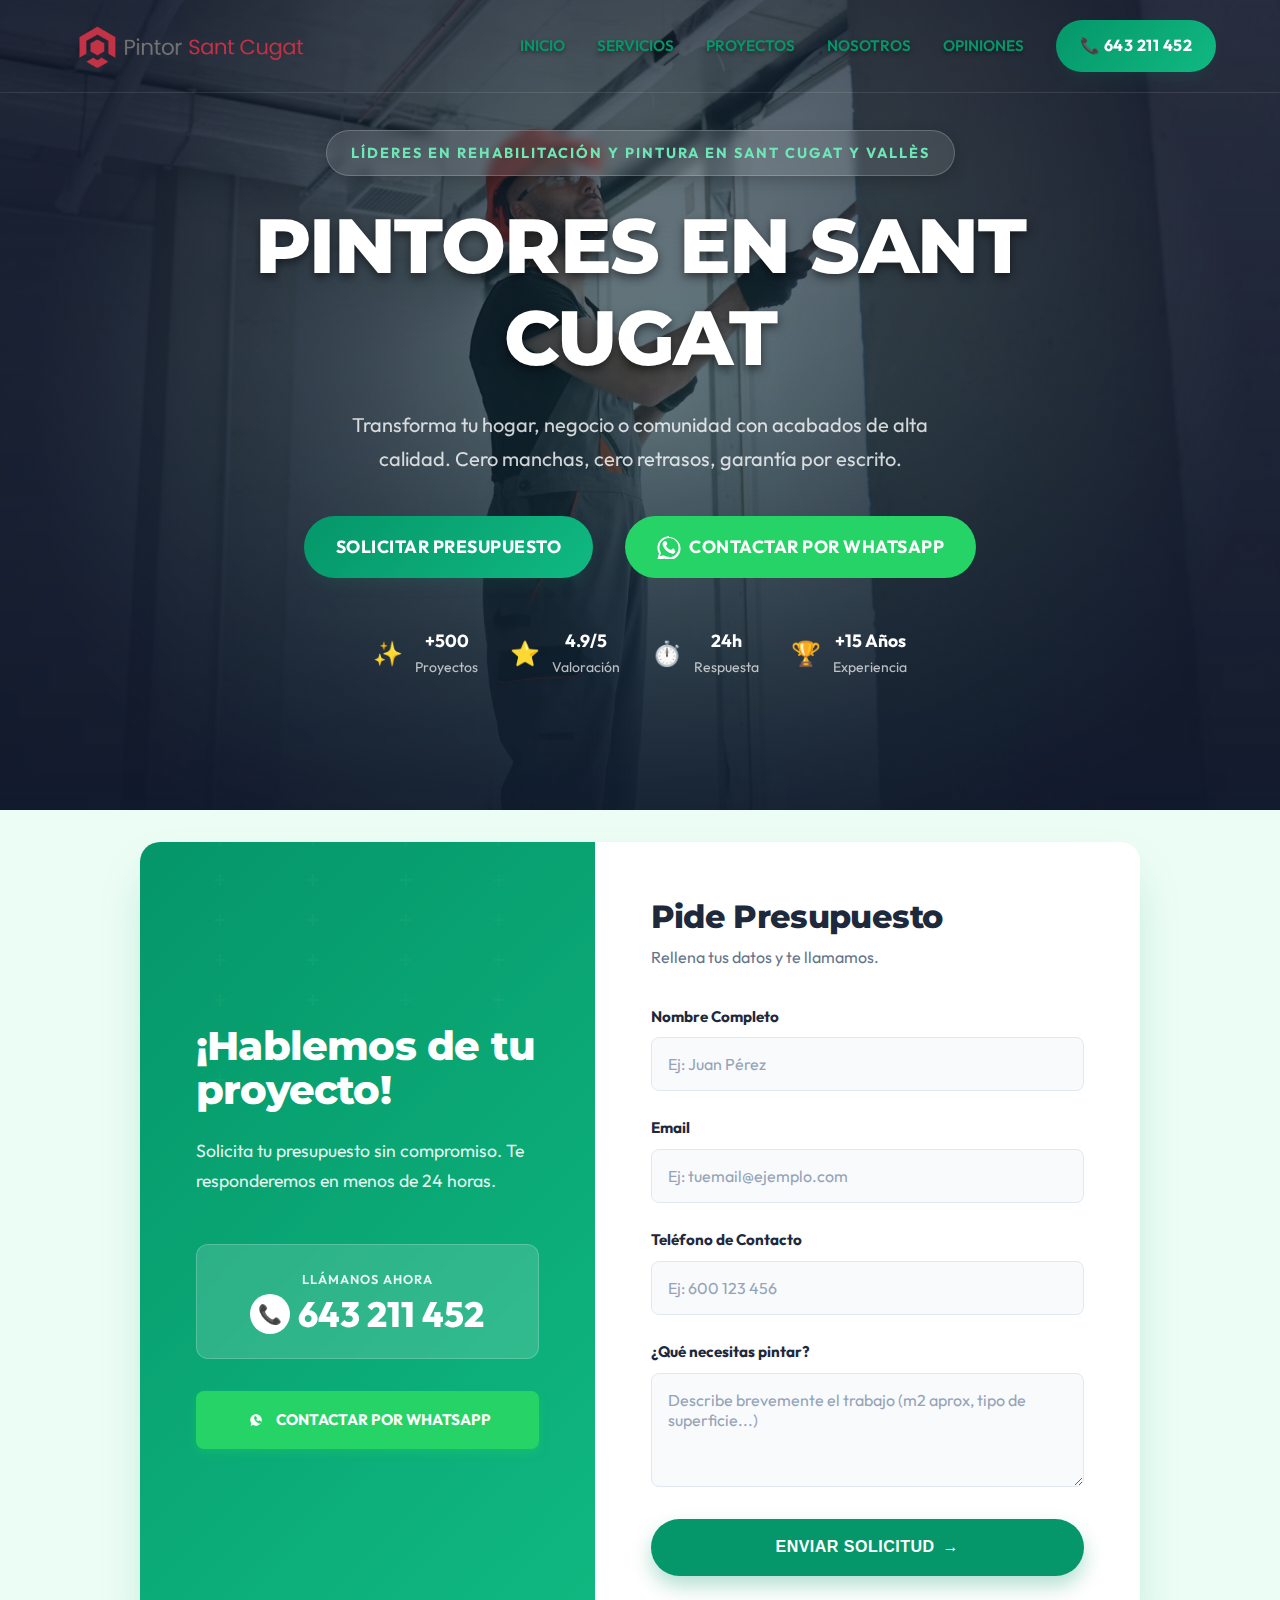
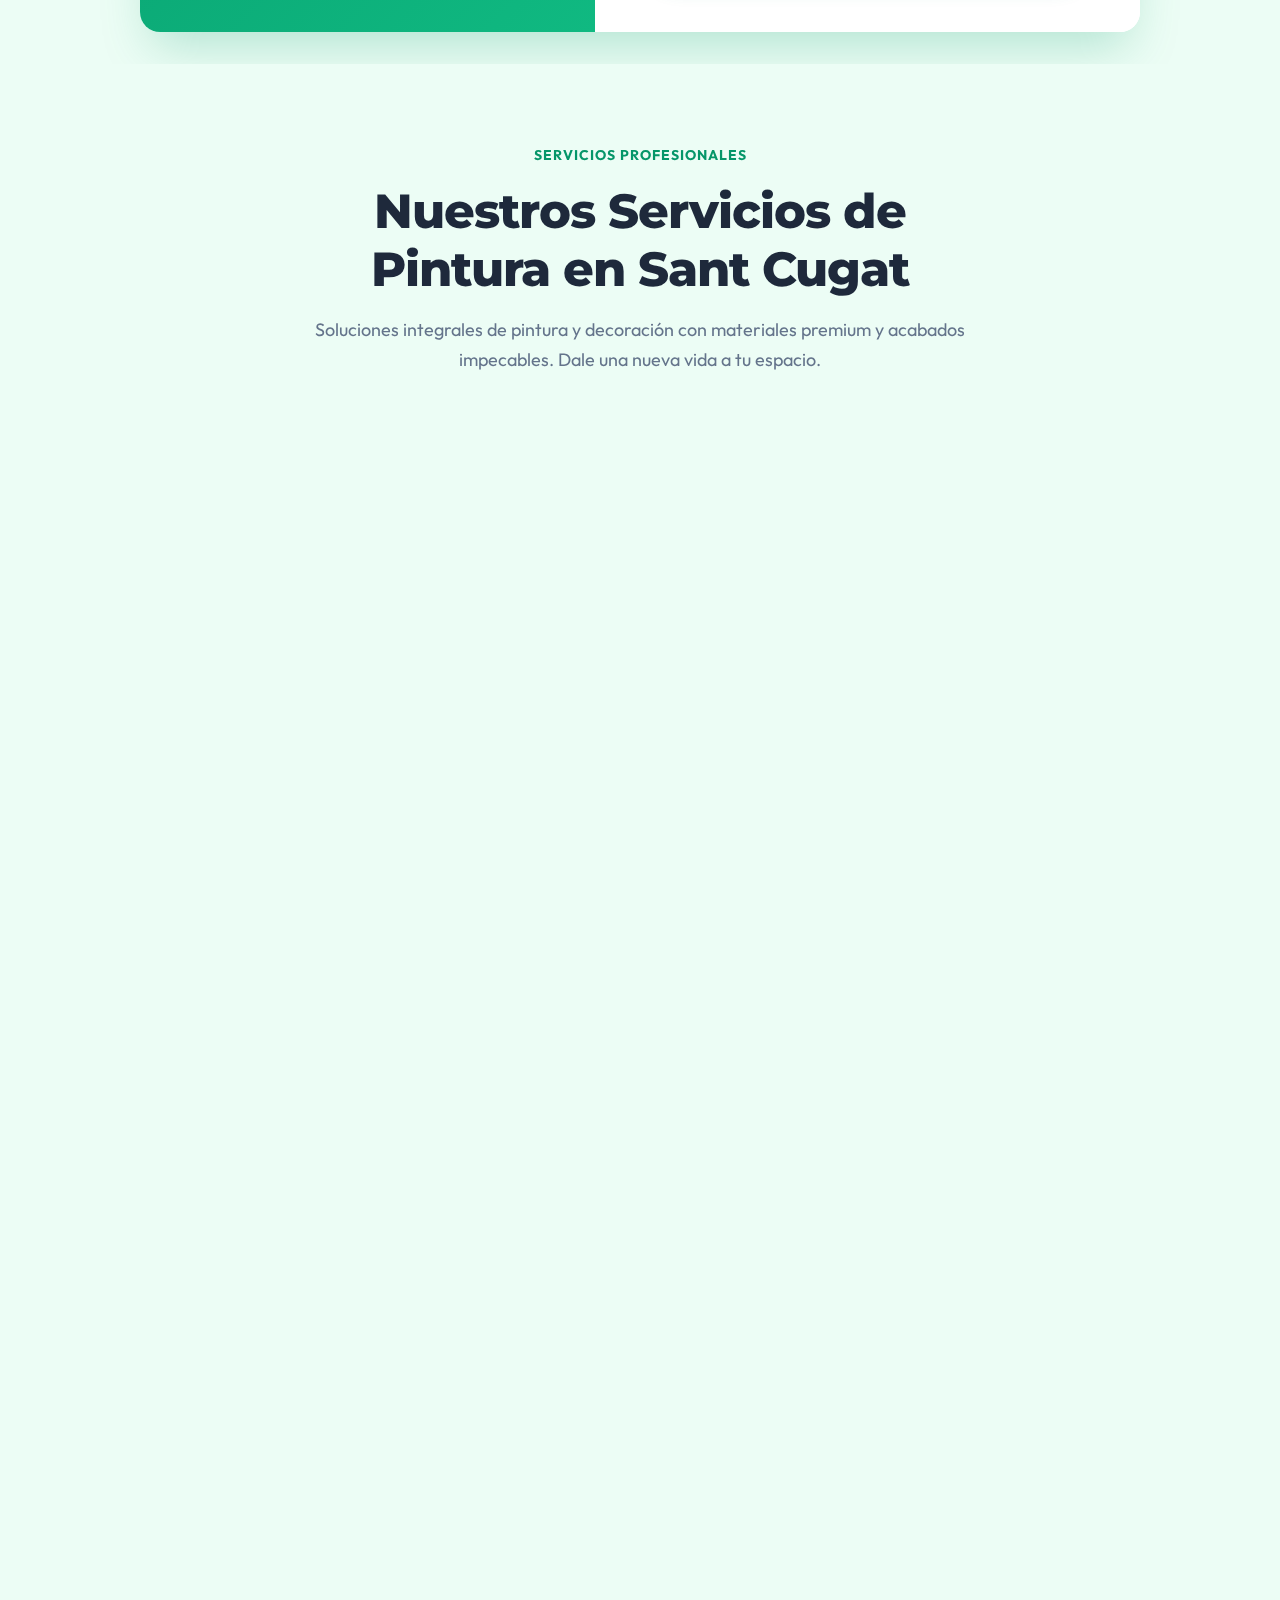
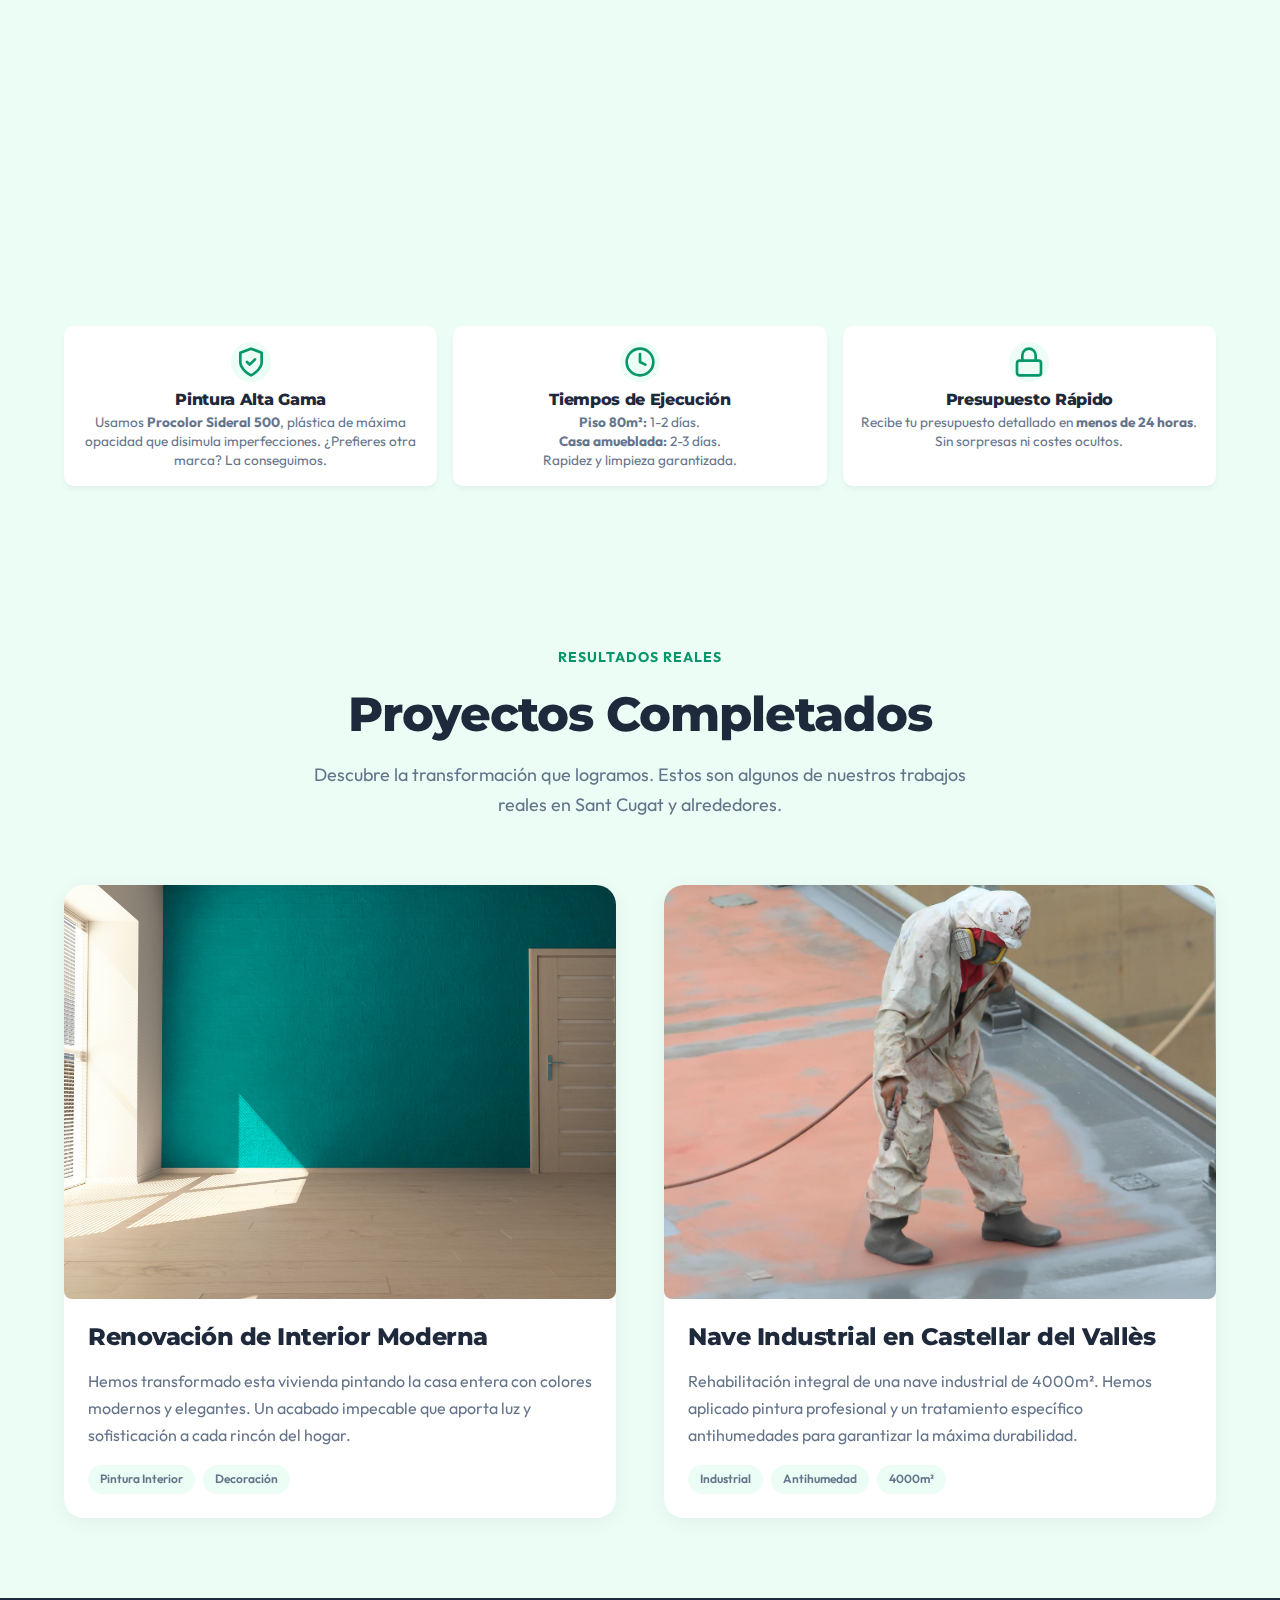
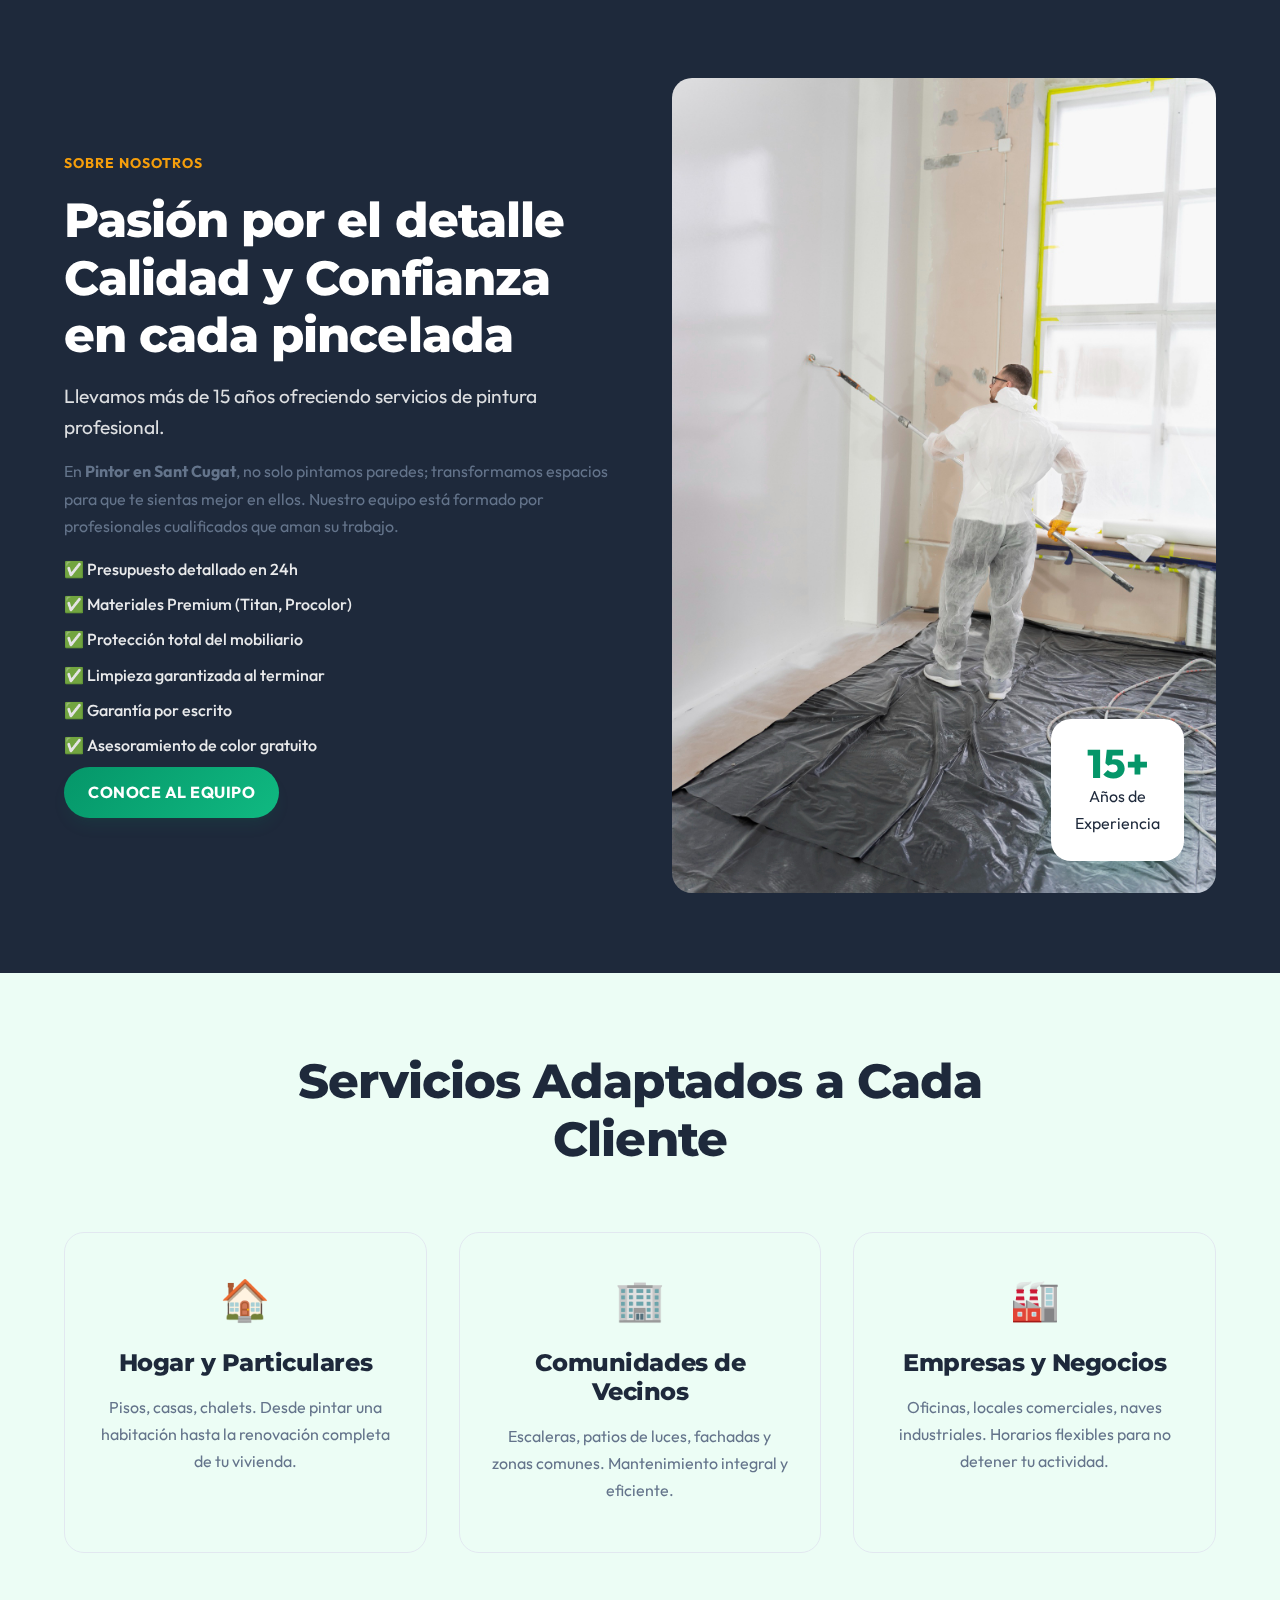
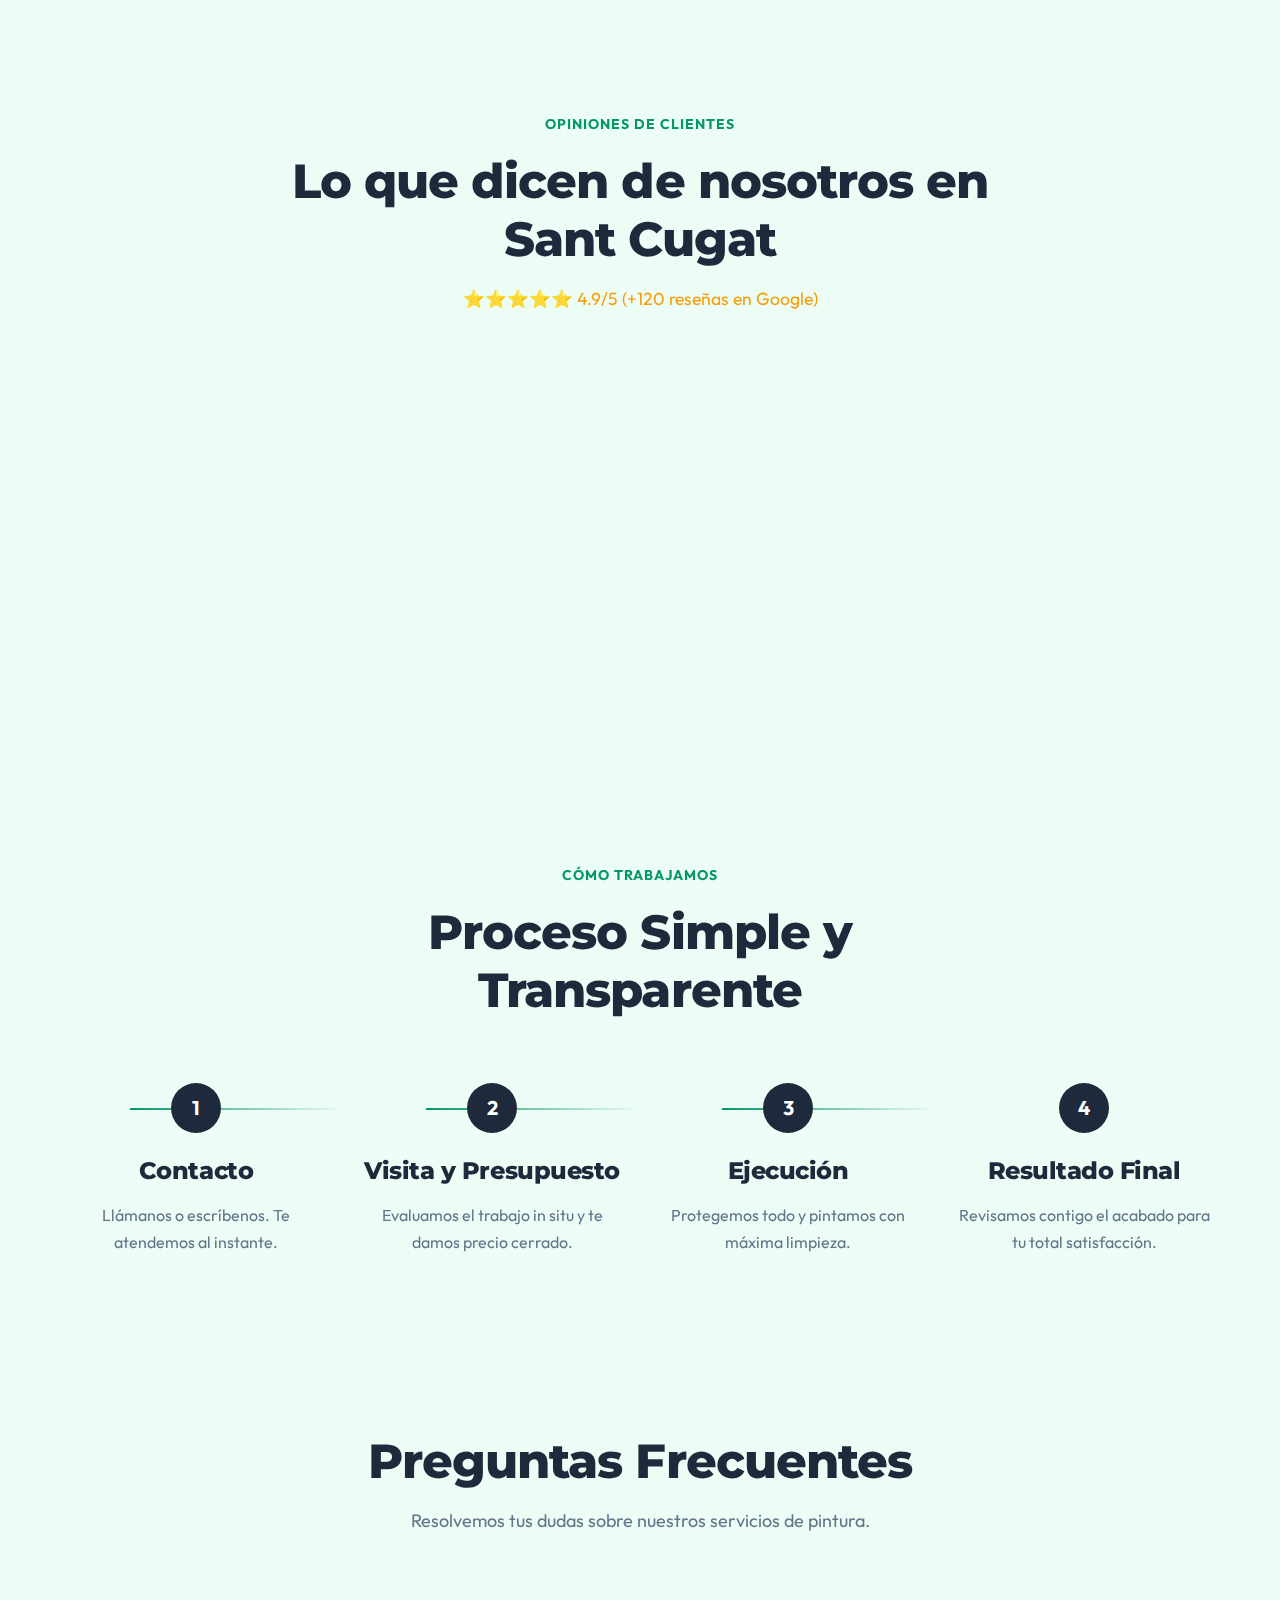
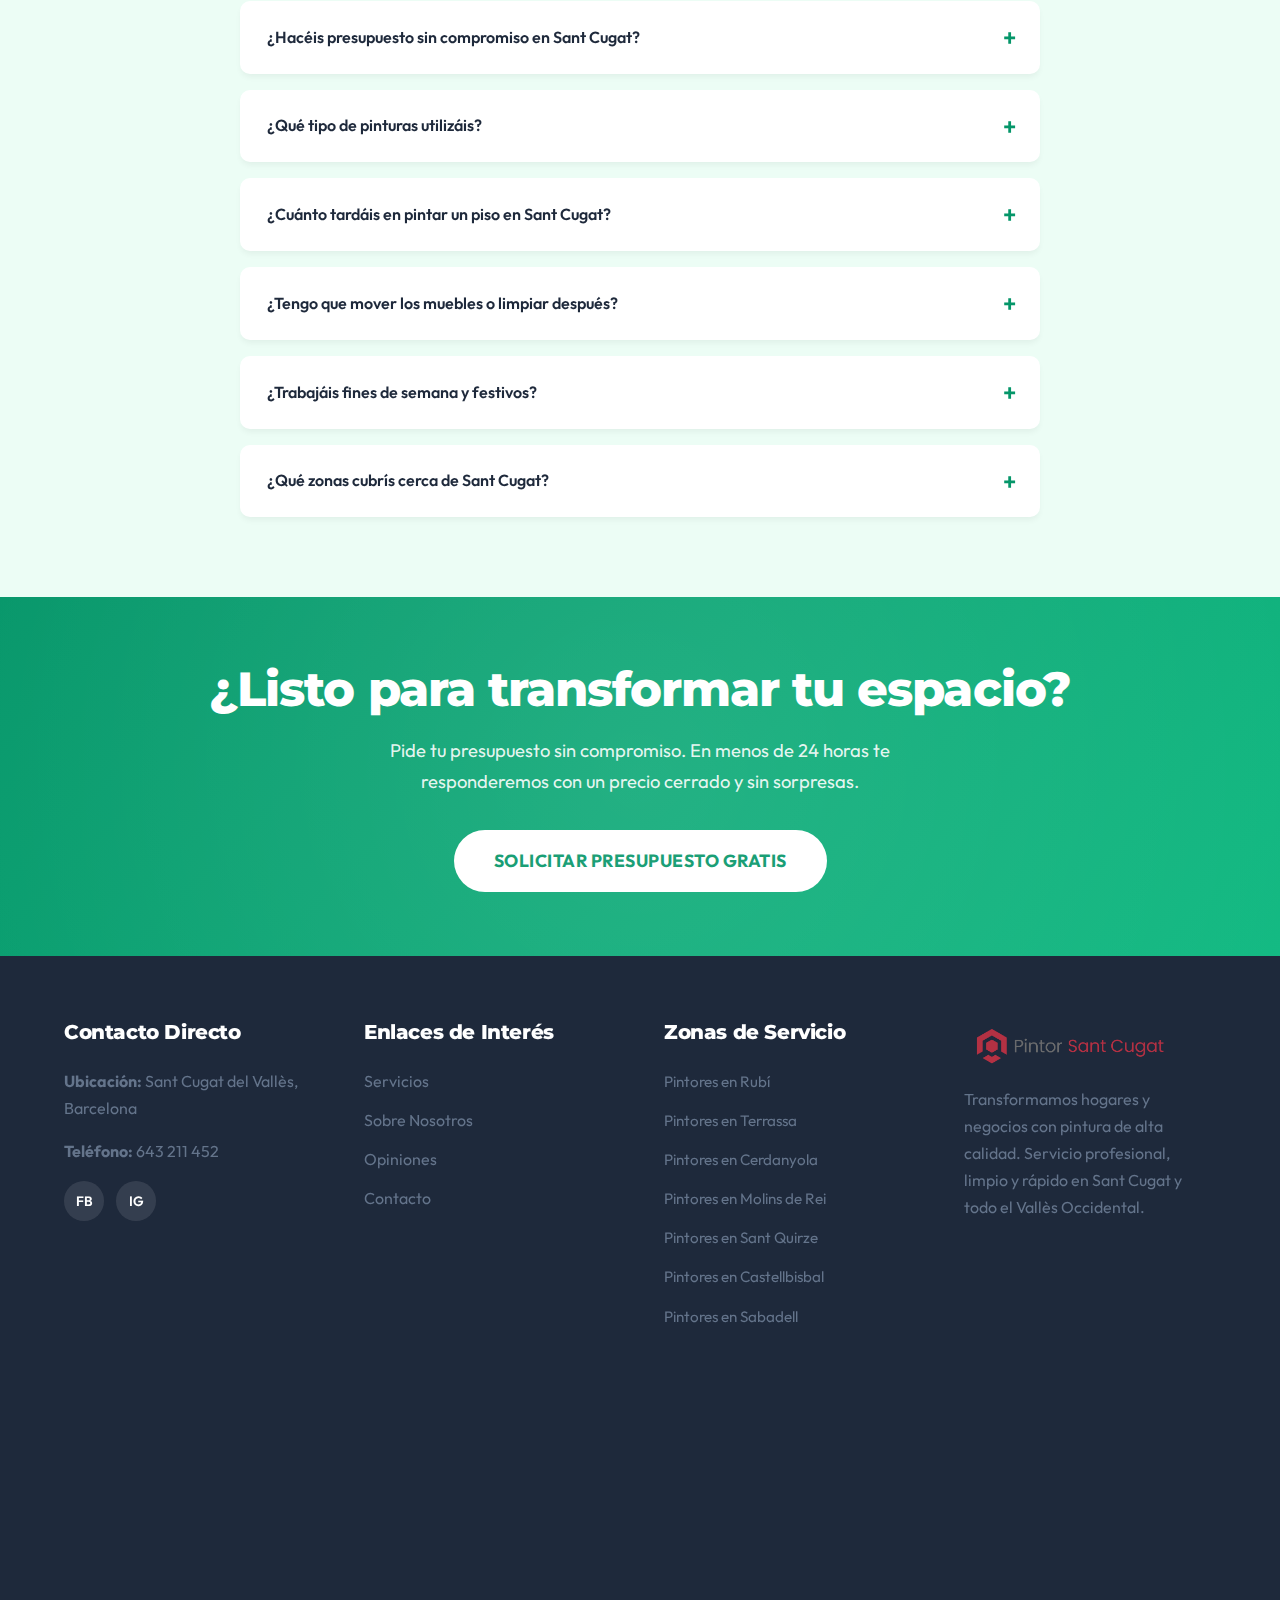
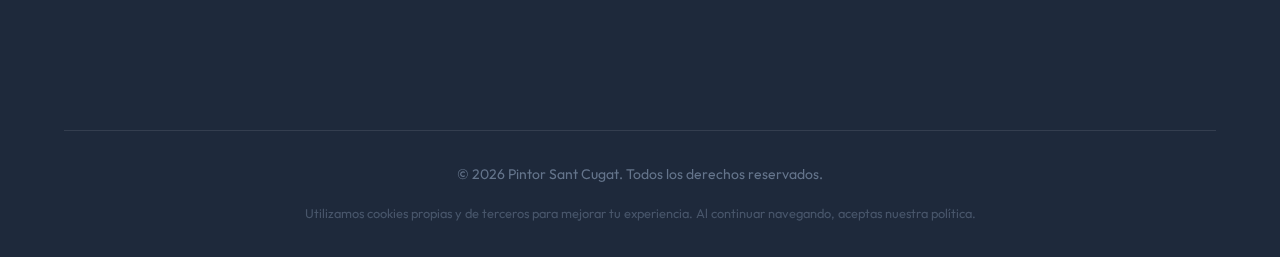
<file: index.html>
<!DOCTYPE html>
<html lang="es">

<head>
  <meta charset="UTF-8">
  <meta name="viewport" content="width=device-width, initial-scale=1.0">
  <meta http-equiv="X-UA-Compatible" content="IE=edge">

  <!-- SEO Meta Tags -->
  <title>Pintores en Sant Cugat | Presupuesto en 24h</title>
  <meta name="description"
    content="Pintores en Sant Cugat expertos en pintura interior, exterior, fachadas y comunidades. +15 años de experiencia. Presupuesto en 24h. Llama: 643 211 452">
  <meta name="keywords"
    content="pintor sant cugat, pintores sant cugat, pintura fachada sant cugat, alisar paredes sant cugat, pintor rubí, pintor terrassa">
  <meta name="author" content="Pintor Sant Cugat">
  <meta name="robots" content="index, follow">

  <!-- Open Graph -->
  <meta property="og:title" content="Pintor Sant Cugat | Servicios Profesionales de Pintura">
  <meta property="og:description"
    content="Renueva tu hogar con los mejores pintores de Sant Cugat. Calidad, limpieza y garantía por escrito.">
  <meta property="og:type" content="website">
  <meta property="og:url" content="https://pintorsantcugat.es/">
  <meta property="og:locale" content="es_ES">
  <link rel="canonical" href="https://pintorsantcugat.es/">

  <!-- Favicons -->
  <link rel="icon" type="image/png" href="/favicon.ico">
  <meta name="theme-color" content="#059669">

  <!-- Styles -->
  <link rel="stylesheet" href="/styles.css">

  <!-- Fonts -->
  <link rel="preconnect" href="https://fonts.googleapis.com">
  <link rel="preconnect" href="https://fonts.gstatic.com" crossorigin>
  <link
    href="https://fonts.googleapis.com/css2?family=Montserrat:wght@400;500;700;800&family=Open+Sans:wght@400;600&display=swap"
    rel="stylesheet">
  <script type="application/ld+json">
{
  "@context": "https://schema.org",
  "@graph": [
    {
      "@type": ["LocalBusiness", "HousePainter"],
      "@id": "https://pintorsantcugat.es/#localbusiness",
      "name": "Pintor Sant Cugat - Presupuesto en 24h",
      "description": "Pintor en Sant Cugat con más de 15 años de experiencia, especialistas en pintura de interiores, fachadas e impermeabilizaciones.",
      "url": "https://pintorsantcugat.es/",
      "image": "https://pintorsantcugat.es/pintorsantcugat.png",
      "logo": "https://pintorsantcugat.es/pintorsantcugat.png",
      "telephone": "+34643211452",
      "priceRange": "€€€",
      "address": {
        "@type": "PostalAddress",
        "addressLocality": "Sant Cugat del Vallès",
        "addressRegion": "Barcelona",
        "addressCountry": "ES"
      },
      "geo": {
        "@type": "GeoCoordinates",
        "latitude": 41.4736,
        "longitude": 2.0868
      },
      "openingHoursSpecification": [
        {
          "@type": "OpeningHoursSpecification",
          "dayOfWeek": [
            "Monday","Tuesday","Wednesday","Thursday","Friday","Saturday","Sunday"
          ],
          "opens": "00:00",
          "closes": "23:59"
        }
      ],
      "areaServed": [
        { "@type": "City", "name": "Sant Cugat del Vallès" },
        { "@type": "City", "name": "Rubí" },
        { "@type": "City", "name": "Terrassa" },
        { "@type": "City", "name": "Sabadell" },
        { "@type": "City", "name": "Cerdanyola del Vallès" },
        { "@type": "City", "name": "Sant Quirze del Vallès" },
        { "@type": "City", "name": "Castellbisbal" },
        { "@type": "City", "name": "Molins de Rei" },
        { "@type": "City", "name": "Valldoreix" }
      ],
      "knowsLanguage": ["es", "ca"],
      "sameAs": [],
      "hasOfferCatalog": {
        "@type": "OfferCatalog",
        "@id": "https://pintorsantcugat.es/#catalogo-servicios",
        "name": "Servicios de Pintor Sant Cugat",
        "itemListElement": [
          {
            "@type": "Offer",
            "itemOffered": {
              "@type": "Service",
              "@id": "https://pintorsantcugat.es/#pintura-interior",
              "name": "Pintura Interior",
              "serviceType": "Pintura interior",
              "description": "Renovación completa de habitaciones, salones y pasillos con acabados impecables.",
              "areaServed": { "@type": "Place", "name": "Sant Cugat y alrededores" }
            }
          },
          {
            "@type": "Offer",
            "itemOffered": {
              "@type": "Service",
              "@id": "https://pintorsantcugat.es/#pintura-exterior-fachadas",
              "name": "Pintura Exterior y Fachadas",
              "serviceType": "Pintura exterior y fachadas",
              "description": "Rehabilitación de fachadas, protección contra humedades y pintura exterior duradera.",
              "areaServed": { "@type": "Place", "name": "Sant Cugat y alrededores" }
            }
          },
          {
            "@type": "Offer",
            "itemOffered": {
              "@type": "Service",
              "@id": "https://pintorsantcugat.es/#comunidades-vecinos",
              "name": "Comunidades de Vecinos",
              "serviceType": "Pintura y mantenimiento de comunidades",
              "description": "Mantenimiento de escaleras, patios y zonas comunes. Rapidez y limpieza.",
              "areaServed": { "@type": "Place", "name": "Sant Cugat y alrededores" }
            }
          },
          {
            "@type": "Offer",
            "itemOffered": {
              "@type": "Service",
              "@id": "https://pintorsantcugat.es/#alisado-paredes",
              "name": "Alisado de Paredes",
              "serviceType": "Alisado y preparación de superficies",
              "description": "Eliminación de gotelé, reparación de grietas y preparación de superficies lisas.",
              "areaServed": { "@type": "Place", "name": "Sant Cugat y alrededores" }
            }
          },
          {
            "@type": "Offer",
            "itemOffered": {
              "@type": "Service",
              "@id": "https://pintorsantcugat.es/#pintura-decorativa",
              "name": "Pintura Decorativa",
              "serviceType": "Acabados decorativos",
              "description": "Estucos, efectos alta decoración, papel pintado y acabados exclusivos.",
              "areaServed": { "@type": "Place", "name": "Sant Cugat y alrededores" }
            }
          },
          {
            "@type": "Offer",
            "itemOffered": {
              "@type": "Service",
              "@id": "https://pintorsantcugat.es/#pintura-industrial",
              "name": "Pintura Industrial",
              "serviceType": "Pintura industrial",
              "description": "Naves industriales, suelos epoxi, señalización y estructuras metálicas.",
              "areaServed": { "@type": "Place", "name": "Sant Cugat y alrededores" }
            }
          },
          {
            "@type": "Offer",
            "itemOffered": {
              "@type": "Service",
              "@id": "https://pintorsantcugat.es/#impermeabilizaciones",
              "name": "Impermeabilizaciones",
              "serviceType": "Impermeabilización",
              "description": "Protección total para cubiertas, terrazas y tejados. Evita goteras y filtraciones con garantía.",
              "areaServed": { "@type": "Place", "name": "Sant Cugat y alrededores" }
            }
          },
          {
            "@type": "Offer",
            "itemOffered": {
              "@type": "Service",
              "@id": "https://pintorsantcugat.es/#tratamientos-antihumedad",
              "name": "Tratamientos Antihumedad",
              "serviceType": "Tratamiento de humedades",
              "description": "Soluciones definitivas para humedades por condensación y capilaridad. Saneamiento de paredes.",
              "areaServed": { "@type": "Place", "name": "Sant Cugat y alrededores" }
            }
          }
        ]
      }
    },
    {
      "@type": "Organization",
      "@id": "https://pintorsantcugat.es/#organization",
      "name": "Pintor Sant Cugat - Presupuesto en 24h",
      "url": "https://pintorsantcugat.es/",
      "logo": "https://pintorsantcugat.es/pintorsantcugat.png",
      "telephone": "+34643211452",
      "address": {
        "@type": "PostalAddress",
        "addressLocality": "Sant Cugat del Vallès",
        "addressRegion": "Barcelona",
        "addressCountry": "ES"
      },
      "contactPoint": {
        "@type": "ContactPoint",
        "telephone": "+34643211452",
        "contactType": "customer service",
        "areaServed": "ES",
        "availableLanguage": ["es", "ca"]
      }
    },
    {
      "@type": "WebSite",
      "@id": "https://pintorsantcugat.es/#website",
      "url": "https://pintorsantcugat.es/",
      "name": "Pintor Sant Cugat - Presupuesto en 24h",
      "inLanguage": "es",
      "potentialAction": {
        "@type": "SearchAction",
        "target": "https://pintorsantcugat.es/?s={search_term_string}",
        "query-input": "required name=search_term_string"
      }
    }
  ]
}
</script>
  <script type="application/ld+json">
{
  "@context": "https://schema.org",
  "@type": "FAQPage",
  "mainEntity": [
    {
      "@type": "Question",
      "name": "¿Hacéis presupuesto sin compromiso en Sant Cugat?",
      "acceptedAnswer": {
        "@type": "Answer",
        "text": "Sí, totalmente gratuito y sin compromiso. Nos desplazamos a tu domicilio en Sant Cugat o alrededores para ver el trabajo y darte un precio cerrado en menos de 24 horas."
      }
    },
    {
      "@type": "Question",
      "name": "¿Cuánto tardáis en pintar un piso en Sant Cugat?",
      "acceptedAnswer": {
        "@type": "Answer",
        "text": "Un piso estándar de 80m² lo terminamos en 1-2 días. Si está amueblado, entre 2-3 días. Siempre cumplimos plazos."
      }
    },
    {
      "@type": "Question",
      "name": "¿Qué zonas cubrís cerca de Sant Cugat?",
      "acceptedAnswer": {
        "@type": "Answer",
        "text": "Además de Sant Cugat, trabajamos en Rubí, Terrassa, Sabadell, Cerdanyola, Castellbisbal, Sant Quirze, Molins de Rei y todo el Vallès Occidental."
      }
    }
  ]
}
</script>
</head>

<body>

  <!-- Header -->
  <header class="header">
    <div class="container">
      <div class="header-content">
        <a href="/" class="logo">
          <img src="/pintorsantcugat.png" alt="Pintor Sant Cugat" class="logo-img">
        </a>

        <nav class="nav">
          <button class="menu-toggle" aria-label="Menú">☰</button>
          <ul class="nav-menu">
            <li><a href="#inicio" class="active">Inicio</a></li>
            <li><a href="#servicios">Servicios</a></li>
            <li><a href="#proyectos">Proyectos</a></li>
            <li><a href="#nosotros">Nosotros</a></li>
            <li><a href="#opiniones">Opiniones</a></li>
            <li><a href="#contacto" class="btn btn-primary">📞 643 211 452</a></li>
          </ul>
        </nav>
      </div>
    </div>
  </header>

  <!-- Hero Section -->
  <section id="inicio" class="hero">
    <video autoplay muted loop playsinline class="hero-video">
      <source src="pintor.webm" type="video/webm">
    </video>
    <div class="hero-overlay"></div>
    <div class="container">
      <div class="hero-content">
        <span class="hero-label">LÍDERES EN REHABILITACIÓN Y PINTURA EN SANT CUGAT Y VALLÈS</span>
        <h1>PINTORES EN SANT CUGAT</h1>
        <p class="hero-subtitle">Transforma tu hogar, negocio o comunidad con acabados de alta calidad. Cero manchas, cero retrasos, garantía por escrito.</p>
        <div class="hero-cta">
          <a href="#contacto" class="btn btn-primary btn-large">SOLICITAR PRESUPUESTO</a>
          <a href="https://wa.me/34643211452" class="btn btn-whatsapp btn-large" target="_blank">
            <svg width="24" height="24" viewBox="0 0 24 24" fill="currentColor" xmlns="http://www.w3.org/2000/svg"
              style="margin-right: 8px;">
              <path
                d="M17.472 14.382C17.112 14.011 16.351 13.527 15.98 13.527C15.609 13.527 15.248 13.986 14.887 14.382C14.526 14.778 13.815 14.868 12.836 14.453C11.857 14.038 10.524 12.922 9.77199 11.967C9.01999 11.012 9.04999 10.584 9.42099 10.213C9.79199 9.842 9.92599 9.545 10.153 9.277C10.38 9.009 10.421 8.841 10.277 8.573C10.133 8.305 9.41099 6.849 9.14299 6.313C8.87499 5.777 8.57599 6.045 8.35899 6.045C8.14199 6.045 7.91499 6.035 7.68799 6.035C7.46099 6.035 7.08999 6.134 6.78099 6.471C6.47199 6.808 5.60499 7.621 5.60499 9.277C5.60499 10.933 6.81099 12.539 6.98599 12.777C7.16099 13.015 9.33699 16.592 12.774 17.92C15.25 18.877 15.766 18.679 16.292 18.629C16.818 18.579 17.901 17.975 18.128 17.331C18.355 16.687 18.355 16.132 18.283 16.013C18.211 15.894 18.015 15.825 17.654 15.646L17.472 14.382ZM12.005 21.785C10.211 21.785 8.53299 21.319 7.07899 20.507L6.75799 20.316L3 21.31L4.01599 17.754L3.80499 17.419C2.91799 16.013 2.45299 14.379 2.45299 12.723C2.45299 7.426 6.73899 3.12 12.005 3.12C14.557 3.12 16.956 4.115 18.761 5.92C20.566 7.725 21.561 10.124 21.561 12.677C21.561 17.974 17.275 22.28 12.005 22.28V21.785ZM12.005 1.13C5.63599 1.13 0.463989 6.302 0.463989 12.671C0.463989 14.704 0.989989 16.687 2.01099 18.462L0 25.5L7.22299 23.606C8.87399 24.508 10.665 24.984 12.005 24.984C18.374 24.984 23.546 19.812 23.546 13.443C23.546 7.074 18.374 1.902 12.005 1.902V1.13Z" />
            </svg>
            CONTACTAR POR WHATSAPP
          </a>
        </div>

        <div class="hero-features">
          <div class="feature">
            <span class="feature-icon">✨</span>
            <div class="feature-text">
              <strong>+500</strong> Proyectos
            </div>
          </div>
          <div class="feature">
            <span class="feature-icon">⭐</span>
            <div class="feature-text">
              <strong>4.9/5</strong> Valoración
            </div>
          </div>
          <div class="feature">
            <span class="feature-icon">⏱️</span>
            <div class="feature-text">
              <strong>24h</strong> Respuesta
            </div>
          </div>
          <div class="feature">
            <span class="feature-icon">🏆</span>
            <div class="feature-text">
              <strong>+15 Años</strong> Experiencia
            </div>
          </div>
        </div>
      </div>
    </div>
  </section>

  <!-- Contact Section (Moved) -->
  <section id="contacto" class="section bg-light" style="padding-top: 2rem; padding-bottom: 2rem;">
    <div class="container">
      <div class="modern-contact-card">
        <!-- Left Side -->
        <div class="contact-info-side">
          <h2>¡Hablemos de tu proyecto!</h2>
          <p>Solicita tu presupuesto sin compromiso. Te responderemos en menos de 24 horas.</p>

          <div class="contact-cta-box">
            <span class="label-small">LLÁMANOS AHORA</span>
            <a href="tel:643211452" class="phone-number-large">
              <div class="phone-icon-circle">📞</div>
              643 211 452
            </a>
          </div>

          <a href="https://wa.me/34643211452" class="btn-whatsapp-full" target="_blank">
            <svg width="24" height="24" fill="currentColor" viewBox="0 0 24 24">
              <path
                d="M12.031 6.172c-3.181 0-5.767 2.586-5.768 5.766-.001 1.298.38 2.27 1.019 3.287l-.711 2.592 2.654-.696c1.001.54 1.973.652 2.806.652 3.18 0 5.765-2.587 5.765-5.766.001-3.181-2.585-5.765-5.765-5.765zM17.472 14.382c-.297.949-1.408 1.451-2.481 1.082l-.246-.074c-1.027-.337-2.022-1.083-2.736-1.796-.714-.714-1.459-1.709-1.796-2.736l-.074-.247c-.368-1.072.133-2.183 1.082-2.48l.196-.045c.199-.036.402.046.518.21.36.51.685 1.066.963 1.652.126.265.043.58-.184.774l-.246.21c-.166.141-.2.378-.08.572.399.645.922 1.168 1.567 1.567.194.12.431.086.572-.08l.21-.246c.194-.227.509-.31.774-.184.586.278 1.142.603 1.652.963.164.116.246.319.21.518l-.045.196z" />
            </svg>
            CONTACTAR POR WHATSAPP
          </a>
        </div>

        <!-- Right Side (Form) -->
        <div class="contact-form-side">
          <h3>Pide Presupuesto</h3>
          <p>Rellena tus datos y te llamamos.</p>

          <form class="contact-form" action="https://formspree.io/f/xkoowqje" method="POST">
            <div class="form-group">
              <label>Nombre Completo</label>
              <input type="text" name="name" placeholder="Ej: Juan Pérez" required>
            </div>

            <div class="form-group">
              <label>Email</label>
              <input type="email" name="email" placeholder="Ej: tuemail@ejemplo.com" required>
            </div>

            <div class="form-group">
              <label>Teléfono de Contacto</label>
              <input type="tel" name="phone" placeholder="Ej: 600 123 456" required>
            </div>

            <div class="form-group">
              <label>¿Qué necesitas pintar?</label>
              <textarea name="message" rows="4"
                placeholder="Describe brevemente el trabajo (m2 aprox, tipo de superficie...)" required></textarea>
            </div>

            <button type="submit" class="btn-submit">
              ENVIAR SOLICITUD
              <span>→</span>
            </button>
          </form>
        </div>
      </div>
    </div>
  </section>



  <!-- Services Section -->
  <section id="servicios" class="section bg-light">
    <div class="container">
      <div class="section-title">
        <span class="section-tag">Servicios Profesionales</span>
        <h2>Nuestros Servicios de Pintura en Sant Cugat</h2>
        <p class="section-subtitle">Soluciones integrales de pintura y decoración con materiales premium y acabados impecables. Dale una nueva vida a tu espacio.</p>
      </div>

      <div class="cards-grid">
        <div class="card">
          <div class="card-image" style="background-image: url('/pinturainterior.jpg');"></div>
          <div class="card-content">
            <h3 class="card-title">Pintura Interior</h3>
            <p class="card-text">Habitaciones, salones y pasillos como nuevos. Acabados perfectos, sin olores y en tiempo récord.</p>
            <a href="#contacto" class="btn-link">Más Información →</a>
          </div>
        </div>

        <div class="card">
          <div class="card-image" style="background-image: url('/pinturaexterior.jpg');"></div>
          <div class="card-content">
            <h3 class="card-title">Pintura Exterior y Fachadas</h3>
            <p class="card-text">Fachadas que vuelven a lucir como el primer día. Protección contra lluvia, sol y humedades.</p>
            <a href="#contacto" class="btn-link">Más Información →</a>
          </div>
        </div>

        <div class="card">
          <div class="card-image" style="background-image: url('/45508.jpg');"></div>
          <div class="card-content">
            <h3 class="card-title">Comunidades de Vecinos</h3>
            <p class="card-text">Escaleras, patios y zonas comunes impecables. Trabajamos rápido y sin molestar a los vecinos.</p>
            <a href="#contacto" class="btn-link">Más Información →</a>
          </div>
        </div>

        <div class="card">
          <div class="card-image" style="background-image: url('/alisadoparedes.jpg');"></div>
          <div class="card-content">
            <h3 class="card-title">Alisado de Paredes</h3>
            <p class="card-text">Adiós al gotelé. Paredes lisas, modernas y listas para pintar con el acabado que quieras.</p>
            <a href="#contacto" class="btn-link">Más Información →</a>
          </div>
        </div>

        <div class="card">
          <div class="card-image" style="background-image: url('/pinturadecorativa.jpg');"></div>
          <div class="card-content">
            <h3 class="card-title">Pintura Decorativa</h3>
            <p class="card-text">Estucos venecianos, microcemento, papel pintado y efectos exclusivos que marcan la diferencia.</p>
            <a href="#contacto" class="btn-link">Más Información →</a>
          </div>
        </div>

        <div class="card">
          <div class="card-image" style="background-image: url('/pinturaindustrial.jpg');"></div>
          <div class="card-content">
            <h3 class="card-title">Pintura Industrial</h3>
            <p class="card-text">Naves, suelos epoxi, señalización y protección de estructuras. Trabajamos en fines de semana.</p>
            <a href="#contacto" class="btn-link">Más Información →</a>
          </div>
        </div>

        <div class="card">
          <div class="card-image" style="background-image: url('/impermeabilizaciones.jpg');"></div>
          <div class="card-content">
            <h3 class="card-title">Impermeabilizaciones</h3>
            <p class="card-text">Se acabaron las goteras. Protección total para cubiertas, terrazas y tejados con garantía.</p>
            <a href="#contacto" class="btn-link">Más Información →</a>
          </div>
        </div>

        <div class="card">
          <div class="card-image" style="background-image: url('/antihumedad.jpg');"></div>
          <div class="card-content">
            <h3 class="card-title">Tratamientos Antihumedad</h3>
            <p class="card-text">Eliminamos humedades de raíz: condensación, capilaridad y filtraciones. Solución definitiva.</p>
            <a href="#contacto" class="btn-link">Más Información →</a>
          </div>
        </div>

        <!-- CTA Module -->
        <div class="card card-cta-blue">
          <div class="card-content">
            <h3 class="card-title text-white">¿Podemos ayudarte en algo?</h3>
            <p class="card-text text-white">Contáctanos y seguro que encontramos la manera de ayudarte.</p>
            <a href="#contacto" class="btn btn-white mt-2">Contactar Ahora</a>
          </div>
        </div>
      </div>
    </div>
  </section>

  <!-- Value Proposition (Moved) -->
  <section class="section section-values">
    <div class="container">
      <div class="values-grid">
        <div class="value-item">
          <div class="value-icon">
            <svg xmlns="http://www.w3.org/2000/svg" width="32" height="32" viewBox="0 0 24 24" fill="none"
              stroke="currentColor" stroke-width="2" stroke-linecap="round" stroke-linejoin="round">
              <path d="M12 22s8-4 8-10V5l-8-3-8 3v7c0 6 8 10 8 10z" />
              <path d="m9 12 2 2 4-4" />
            </svg>
          </div>
          <h3>Pintura Alta Gama</h3>
          <p>Usamos <strong>Procolor Sideral 500</strong>, plástica de máxima opacidad que disimula imperfecciones.
            ¿Prefieres otra marca? La conseguimos.</p>
        </div>
        <div class="value-item">
          <div class="value-icon">
            <svg xmlns="http://www.w3.org/2000/svg" width="32" height="32" viewBox="0 0 24 24" fill="none"
              stroke="currentColor" stroke-width="2" stroke-linecap="round" stroke-linejoin="round">
              <circle cx="12" cy="12" r="10" />
              <polyline points="12 6 12 12 16 14" />
            </svg>
          </div>
          <h3>Tiempos de Ejecución</h3>
          <p><strong>Piso 80m²:</strong> 1-2 días.<br><strong>Casa amueblada:</strong> 2-3 días.<br>Rapidez y limpieza
            garantizada.</p>
        </div>
        <div class="value-item">
          <div class="value-icon">
            <svg xmlns="http://www.w3.org/2000/svg" width="32" height="32" viewBox="0 0 24 24" fill="none"
              stroke="currentColor" stroke-width="2" stroke-linecap="round" stroke-linejoin="round">
              <rect x="3" y="11" width="18" height="11" rx="2" ry="2" />
              <path d="M7 11V7a5 5 0 0 1 10 0v4" />
            </svg>
          </div>
          <h3>Presupuesto Rápido</h3>
          <p>Recibe tu presupuesto detallado en <strong>menos de 24 horas</strong>. Sin sorpresas ni costes ocultos.</p>
        </div>
      </div>
    </div>
  </section>

  <!-- Before / After Section -->
  <section id="proyectos" class="section bg-light">
    <div class="container">
      <div class="section-title">
        <span class="section-tag">Resultados Reales</span>
        <h2>Proyectos Completados</h2>
        <p class="section-subtitle">Descubre la transformación que logramos. Estos son algunos de nuestros trabajos reales en Sant Cugat y alrededores.</p>
      </div>

      <div class="comparison-grid">
        <!-- Project 1: Interior -->
        <div class="comparison-card">
          <div class="project-image-container">
            <img src="/pinturahabitacion.jpg" alt="Pintura de habitación moderna"
              style="width: 100%; height: auto; display: block; border-radius: 8px; aspect-ratio: 4/3; object-fit: cover;">
          </div>

          <div class="project-details">
            <h3>Renovación de Interior Moderna</h3>
            <p>Hemos transformado esta vivienda pintando la casa entera con colores modernos y elegantes. Un acabado
              impecable que aporta luz y sofisticación a cada rincón del hogar.</p>
            <div class="project-tags">
              <span class="tag">Pintura Interior</span>
              <span class="tag">Decoración</span>
            </div>
          </div>
        </div>

        <!-- Project 2: Nave Industrial -->
        <div class="comparison-card">
          <div class="project-image-container">
            <img src="/pinturanaveind.jpg" alt="Nave industrial en Castellar del Vallès"
              style="width: 100%; height: auto; display: block; border-radius: 8px; aspect-ratio: 4/3; object-fit: cover;">
          </div>

          <div class="project-details">
            <h3>Nave Industrial en Castellar del Vallès</h3>
            <p>Rehabilitación integral de una nave industrial de 4000m². Hemos aplicado pintura profesional y un
              tratamiento específico antihumedades para garantizar la máxima durabilidad.</p>
            <div class="project-tags">
              <span class="tag">Industrial</span>
              <span class="tag">Antihumedad</span>
              <span class="tag">4000m²</span>
            </div>
          </div>
        </div>
      </div>
    </div>
  </section>

  <!-- About Section -->
  <section id="nosotros" class="section bg-dark text-white">
    <div class="container">
      <div class="about-grid">
        <div class="about-content">
          <span class="section-tag tag-light">Sobre Nosotros</span>
          <h2>Pasión por el detalle <br>Calidad y Confianza en cada pincelada</h2>
          <p class="lead">Llevamos más de 15 años ofreciendo servicios de pintura profesional.</p>
          <p>En <strong>Pintor en Sant Cugat</strong>, no solo pintamos paredes; transformamos espacios para que te
            sientas mejor en ellos. Nuestro equipo está formado por profesionales cualificados que aman su trabajo.</p>

          <ul class="check-list">
            <li>✅ Presupuesto detallado en 24h</li>
            <li>✅ Materiales Premium (Titan, Procolor)</li>
            <li>✅ Protección total del mobiliario</li>
            <li>✅ Limpieza garantizada al terminar</li>
            <li>✅ Garantía por escrito</li>
            <li>✅ Asesoramiento de color gratuito</li>
          </ul>

          <a href="#contacto" class="btn btn-primary">Conoce al Equipo</a>
        </div>
        <div class="about-image">
          <img src="/2149344030.jpg" alt="Equipo de Pintores Sant Cugat">
          <div class="experience-badge">
            <span class="years">15+</span>
            <span class="text">Años de<br>Experiencia</span>
          </div>
        </div>
      </div>
    </div>
  </section>

  <!-- Clients / Segments -->
  <section class="section">
    <div class="container">
      <div class="section-title">
        <h2>Servicios Adaptados a Cada Cliente</h2>
      </div>
      <div class="segments-grid">
        <div class="segment">
          <div class="segment-icon">🏠</div>
          <h3>Hogar y Particulares</h3>
          <p>Pisos, casas, chalets. Desde pintar una habitación hasta la renovación completa de tu vivienda.</p>
        </div>
        <div class="segment">
          <div class="segment-icon">🏢</div>
          <h3>Comunidades de Vecinos</h3>
          <p>Escaleras, patios de luces, fachadas y zonas comunes. Mantenimiento integral y eficiente.</p>
        </div>
        <div class="segment">
          <div class="segment-icon">🏭</div>
          <h3>Empresas y Negocios</h3>
          <p>Oficinas, locales comerciales, naves industriales. Horarios flexibles para no detener tu actividad.</p>
        </div>
      </div>
    </div>
  </section>

  <!-- Testimonials -->
  <section id="opiniones" class="section bg-light">
    <div class="container">
      <div class="section-title">
        <span class="section-tag">Opiniones de Clientes</span>
        <h2>Lo que dicen de nosotros en Sant Cugat</h2>
        <div class="rating-stars">⭐⭐⭐⭐⭐ 4.9/5 (+120 reseñas en Google)</div>
      </div>

      <div class="testimonials-wrapper">
        <div class="testimonials-grid">
          <div class="testimonial-card">
            <div class="testimonial-quote-icon">"</div>
            <div class="testimonial-text">Increíble cambio. Teníamos el piso muy antiguo y con gotelé, y lo han dejado
              liso y perfecto. Muy limpios y puntuales.</div>
            <div class="testimonial-author">
              <div class="author-avatar">AR</div>
              <div class="author-info">
                <strong>Anna Roca</strong>
                <span>Propietaria en Sant Cugat</span>
              </div>
            </div>
          </div>

          <div class="testimonial-card">
            <div class="testimonial-quote-icon">"</div>
            <div class="testimonial-text">Llevamos años trabajando con ellos para las comunidades en Sant Cugat y
              Valldoreix. Son serios, rápidos y de total confianza.</div>
            <div class="testimonial-author">
              <div class="author-avatar">LG</div>
              <div class="author-info">
                <strong>Laura Gutiérrez</strong>
                <span>Administradora de Fincas</span>
              </div>
            </div>
          </div>

          <div class="testimonial-card">
            <div class="testimonial-quote-icon">"</div>
            <div class="testimonial-text">Pintaron nuestra oficina en fin de semana para no parar la actividad. El lunes
              estaba todo impecable. Grandes profesionales.</div>
            <div class="testimonial-author">
              <div class="author-avatar">JF</div>
              <div class="author-info">
                <strong>Jordi Font</strong>
                <span>Empresario Local</span>
              </div>
            </div>
          </div>
        </div>
      </div>
    </div>
  </section>

  <!-- Process -->
  <section class="section">
    <div class="container">
      <div class="section-title">
        <span class="section-tag">Cómo Trabajamos</span>
        <h2>Proceso Simple y Transparente</h2>
      </div>

      <div class="process-steps">
        <div class="step">
          <div class="step-number">1</div>
          <h3>Contacto</h3>
          <p>Llámanos o escríbenos. Te atendemos al instante.</p>
        </div>
        <div class="step">
          <div class="step-number">2</div>
          <h3>Visita y Presupuesto</h3>
          <p>Evaluamos el trabajo in situ y te damos precio cerrado.</p>
        </div>
        <div class="step">
          <div class="step-number">3</div>
          <h3>Ejecución</h3>
          <p>Protegemos todo y pintamos con máxima limpieza.</p>
        </div>
        <div class="step">
          <div class="step-number">4</div>
          <h3>Resultado Final</h3>
          <p>Revisamos contigo el acabado para tu total satisfacción.</p>
        </div>
      </div>
    </div>
  </section>

  <!-- FAQ -->
  <section class="section bg-light">
    <div class="container">
      <div class="section-title">
        <h2>Preguntas Frecuentes</h2>
        <p class="section-subtitle">Resolvemos tus dudas sobre nuestros servicios de pintura.</p>
      </div>

      <div class="faq-grid">
        <details class="faq-item">
          <summary>¿Hacéis presupuesto sin compromiso en Sant Cugat?</summary>
          <p>Sí, totalmente gratuito y sin compromiso. Nos desplazamos a tu domicilio en Sant Cugat o alrededores para ver el trabajo y darte un precio cerrado en menos de 24 horas.</p>
        </details>
        <details class="faq-item">
          <summary>¿Qué tipo de pinturas utilizáis?</summary>
          <p>Trabajamos con marcas premium como Procolor Sideral 500, Titan y Valentine. Si prefieres otra marca o acabado especial, la conseguimos sin problema.</p>
        </details>
        <details class="faq-item">
          <summary>¿Cuánto tardáis en pintar un piso en Sant Cugat?</summary>
          <p>Un piso estándar de 80m² lo terminamos en 1-2 días. Si está amueblado, entre 2-3 días. Siempre cumplimos plazos.</p>
        </details>
        <details class="faq-item">
          <summary>¿Tengo que mover los muebles o limpiar después?</summary>
          <p>No te preocupes de nada. Nosotros protegemos todo el mobiliario antes de empezar y dejamos la vivienda completamente limpia al terminar.</p>
        </details>
        <details class="faq-item">
          <summary>¿Trabajáis fines de semana y festivos?</summary>
          <p>Sí, nos adaptamos a tu horario. Para negocios y oficinas, trabajamos en fin de semana para no interrumpir tu actividad.</p>
        </details>
        <details class="faq-item">
          <summary>¿Qué zonas cubrís cerca de Sant Cugat?</summary>
          <p>Además de Sant Cugat, trabajamos en Rubí, Terrassa, Sabadell, Cerdanyola, Castellbisbal, Sant Quirze, Molins de Rei y todo el Vallès Occidental.</p>
        </details>
      </div>
    </div>
  </section>



  <!-- CTA Banner -->
  <section class="cta-banner">
    <div class="container">
      <h2>¿Listo para transformar tu espacio?</h2>
      <p>Pide tu presupuesto sin compromiso. En menos de 24 horas te responderemos con un precio cerrado y sin sorpresas.</p>
      <a href="#contacto" class="btn">SOLICITAR PRESUPUESTO GRATIS</a>
    </div>
  </section>

  <!-- Footer -->
  <footer class="footer">
    <div class="container">
      <div class="footer-grid">
        <div class="footer-col">
          <h3>Contacto Directo</h3>
          <p><strong>Ubicación:</strong> Sant Cugat del Vallès, Barcelona</p>
          <p><strong>Teléfono:</strong> <a href="tel:+34643211452">643 211 452</a></p>
          <div class="social-links">
            <a href="#">FB</a>
            <a href="#">IG</a>
          </div>
        </div>

        <div class="footer-col">
          <h3>Enlaces de Interés</h3>
          <ul>
            <li><a href="#servicios">Servicios</a></li>
            <li><a href="#nosotros">Sobre Nosotros</a></li>
            <li><a href="#opiniones">Opiniones</a></li>
            <li><a href="#contacto">Contacto</a></li>
          </ul>
        </div>

        <div class="footer-col">
          <h3>Zonas de Servicio</h3>
          <ul class="footer-links-list">
            <li><a href="/pintor-rubi">Pintores en Rubí</a></li>
            <li><a href="/pintor-terrassa">Pintores en Terrassa</a></li>
            <li><a href="/pintor-cerdanyola">Pintores en Cerdanyola</a></li>
            <li><a href="/pintor-molins-de-rei">Pintores en Molins de Rei</a></li>
            <li><a href="/pintor-sant-quirze">Pintores en Sant Quirze</a></li>
            <li><a href="/pintor-castellbisbal">Pintores en Castellbisbal</a></li>
            <li><a href="/pintor-sabadell">Pintores en Sabadell</a></li>
          </ul>
        </div>

        <div class="footer-col">
          <a href="/" class="footer-logo-link">
            <img src="/pintorsantcugat.png" alt="Pintor Sant Cugat" class="footer-logo">
          </a>
          <p>Transformamos hogares y negocios con pintura de alta calidad. Servicio profesional, limpio y rápido en
            Sant Cugat y todo el Vallès Occidental.</p>
        </div>
      </div>

      <div class="footer-map" style="margin-bottom: 2rem; text-align: center;">
        <iframe
          src="https://www.google.com/maps/embed?pb=!1m18!1m12!1m3!1d23920.96!2d2.0868!3d41.4736!2m3!1f0!2f0!3f0!3m2!1i1024!2i768!4f13.1!3m3!1m2!1s0x12a496b4500e6b6d%3A0x40818e0fa5a5e20!2sSant%20Cugat%20del%20Vall%C3%A8s%2C%20Barcelona!5e0!3m2!1ses!2ses"
          width="100%" height="300" style="border:0; max-width: 400px;" allowfullscreen="" loading="lazy"
          referrerpolicy="no-referrer-when-downgrade"></iframe>
      </div>

      <div class="footer-bottom">
        <p>&copy; 2026 Pintor Sant Cugat. Todos los derechos reservados.</p>
        <p class="cookie-notice">Utilizamos cookies propias y de terceros para mejorar tu experiencia. Al continuar
          navegando, aceptas nuestra política.</p>
      </div>
    </div>
  </footer>

  <a href="https://wa.me/34643211452" class="floating-call-btn" target="_blank" aria-label="WhatsApp">
    <svg xmlns="http://www.w3.org/2000/svg" width="24" height="24" viewBox="0 0 24 24" fill="currentColor">
      <path
        d="M.057 24l1.687-6.163c-1.041-1.804-1.588-3.849-1.587-5.946.003-6.556 5.338-11.891 11.893-11.891 3.181.001 6.167 1.24 8.413 3.488 2.245 2.248 3.481 5.236 3.48 8.414-.003 6.557-5.338 11.892-11.893 11.892-1.99-.001-3.951-.5-5.688-1.448l-6.305 1.654zm6.597-3.807c1.676.995 3.276 1.591 5.392 1.592 5.448 0 9.886-4.434 9.889-9.885.002-5.462-4.415-9.89-9.881-9.892-5.452 0-9.887 4.434-9.889 9.884-.001 2.225.651 3.891 1.746 5.634l-.999 3.648 3.742-.981zm11.387-5.464c-.074-.124-.272-.198-.57-.347-.297-.149-1.758-.868-2.031-.967-.272-.099-.47-.149-.669.149-.198.297-.768.967-.941 1.165-.173.198-.347.223-.644.074-.297-.149-1.255-.462-2.39-1.475-.883-.788-1.48-1.761-1.653-2.059-.173-.297-.018-.458.13-.606.134-.133.297-.347.446-.521.151-.172.2-.296.3-.495.099-.198.05-.372-.025-.521-.075-.148-.669-1.611-.916-2.206-.242-.579-.487-.501-.669-.51l-.57-.01c-.198 0-.52.074-.792.372s-1.04 1.016-1.04 2.479 1.065 2.876 1.213 3.074c.149.198 2.095 3.2 5.076 4.487.709.306 1.263.489 1.694.626.712.226 1.36.194 1.872.118.571-.085 1.758-.719 2.006-1.413.248-.695.248-1.29.173-1.414z" />
    </svg>
  </a>

  <script src="/scripts.js"></script>
</body>

</html>
</file>
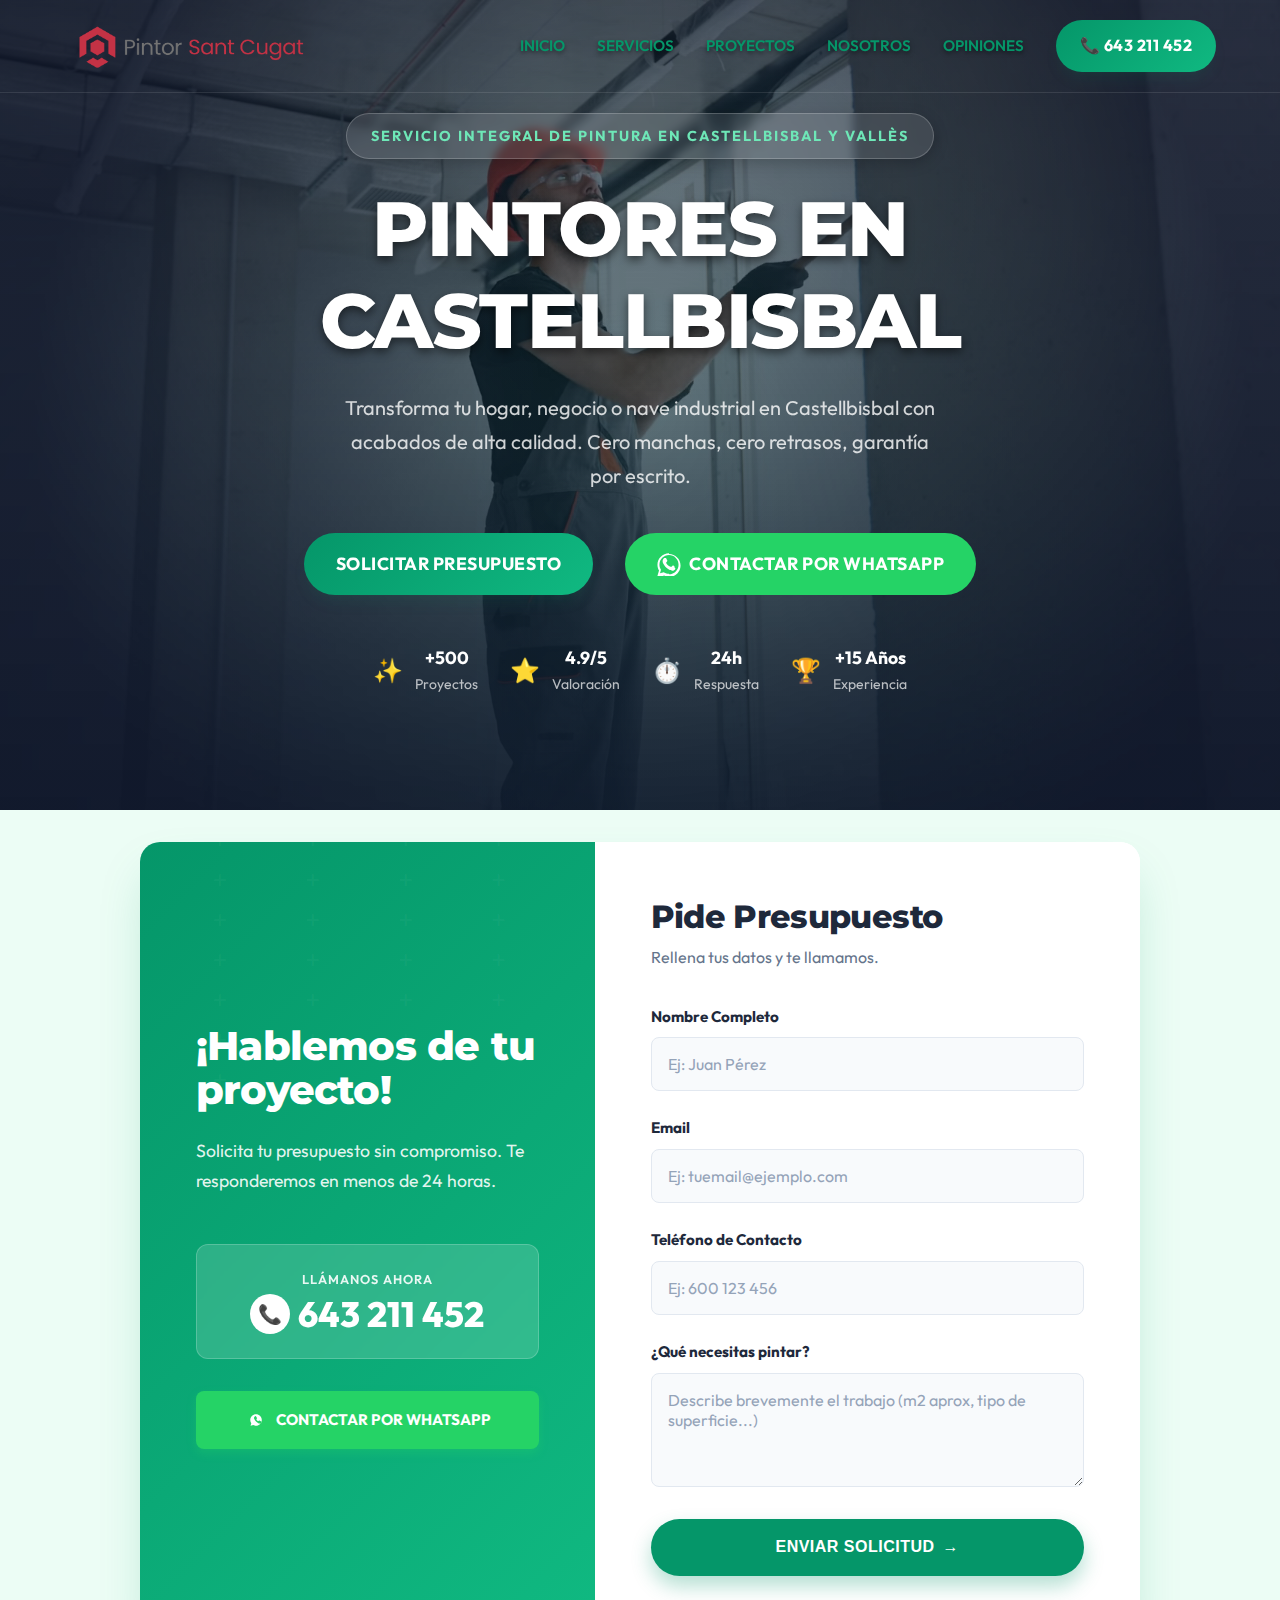
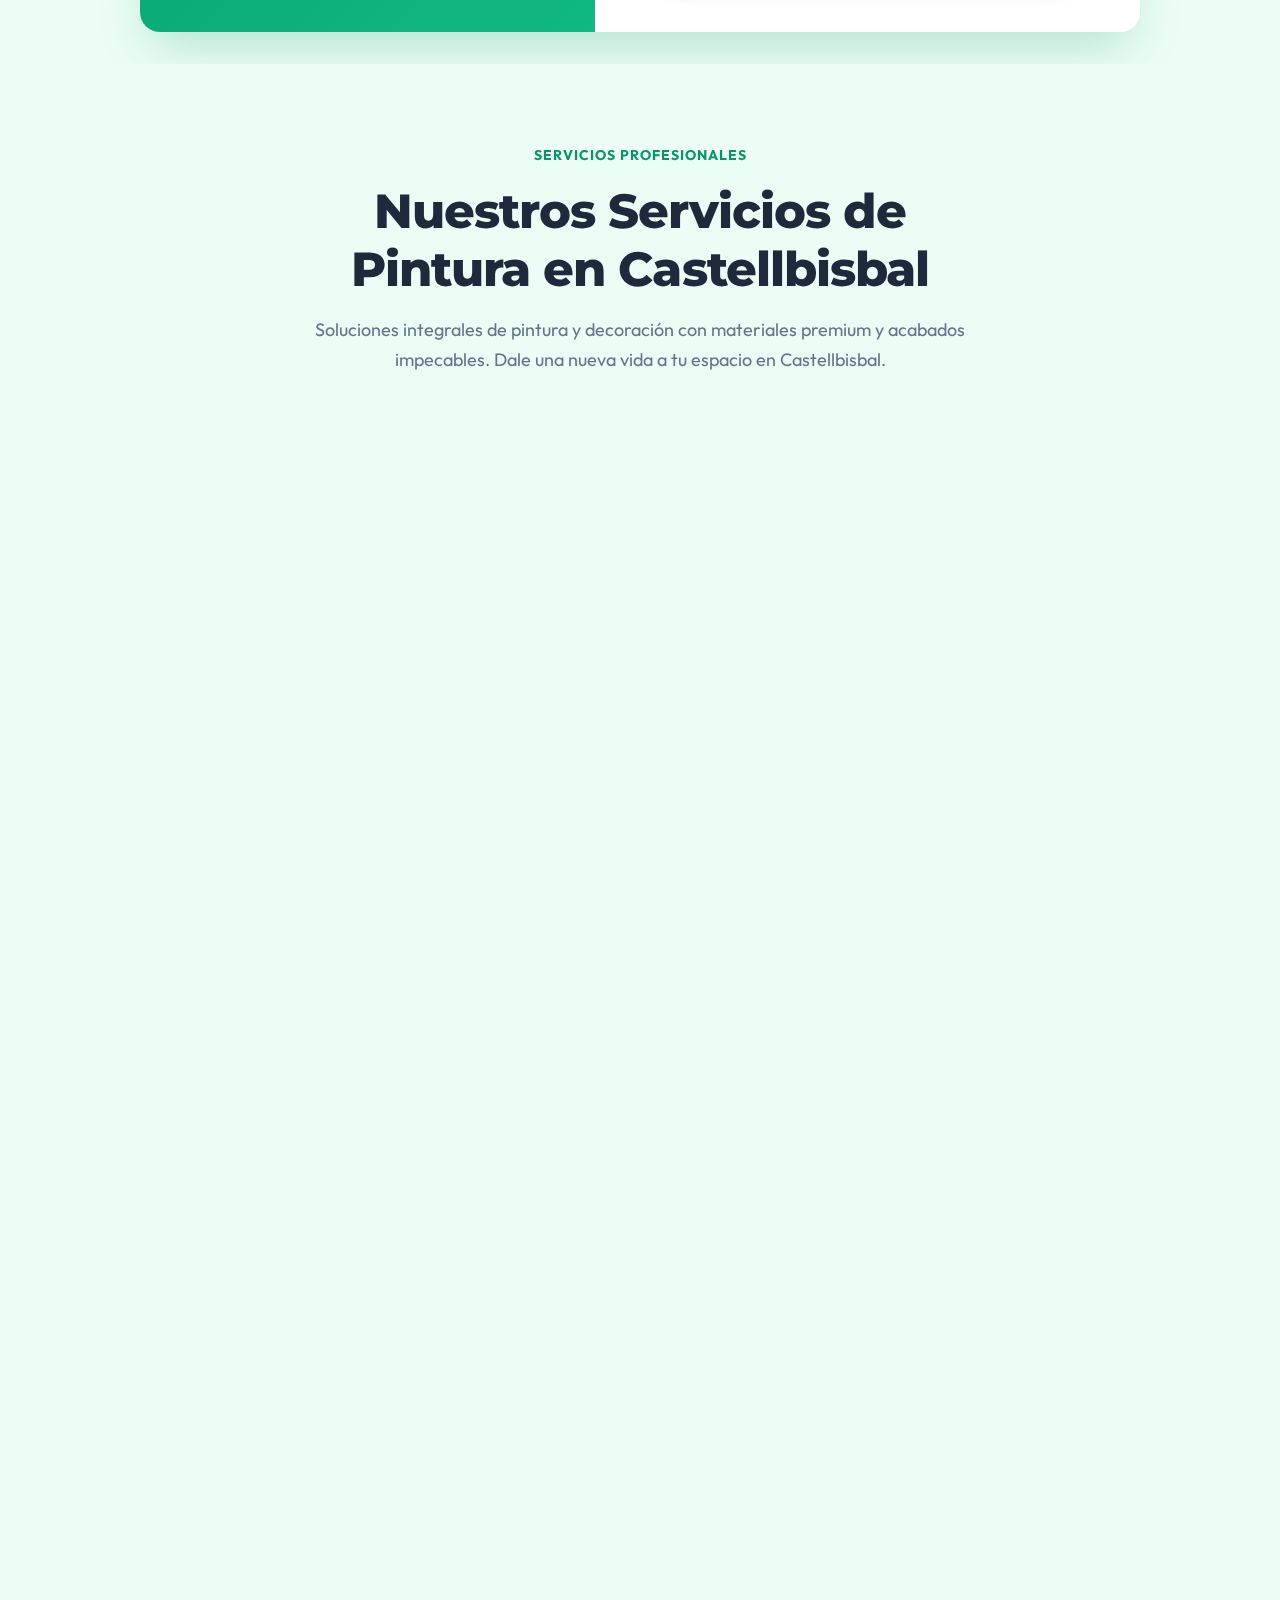
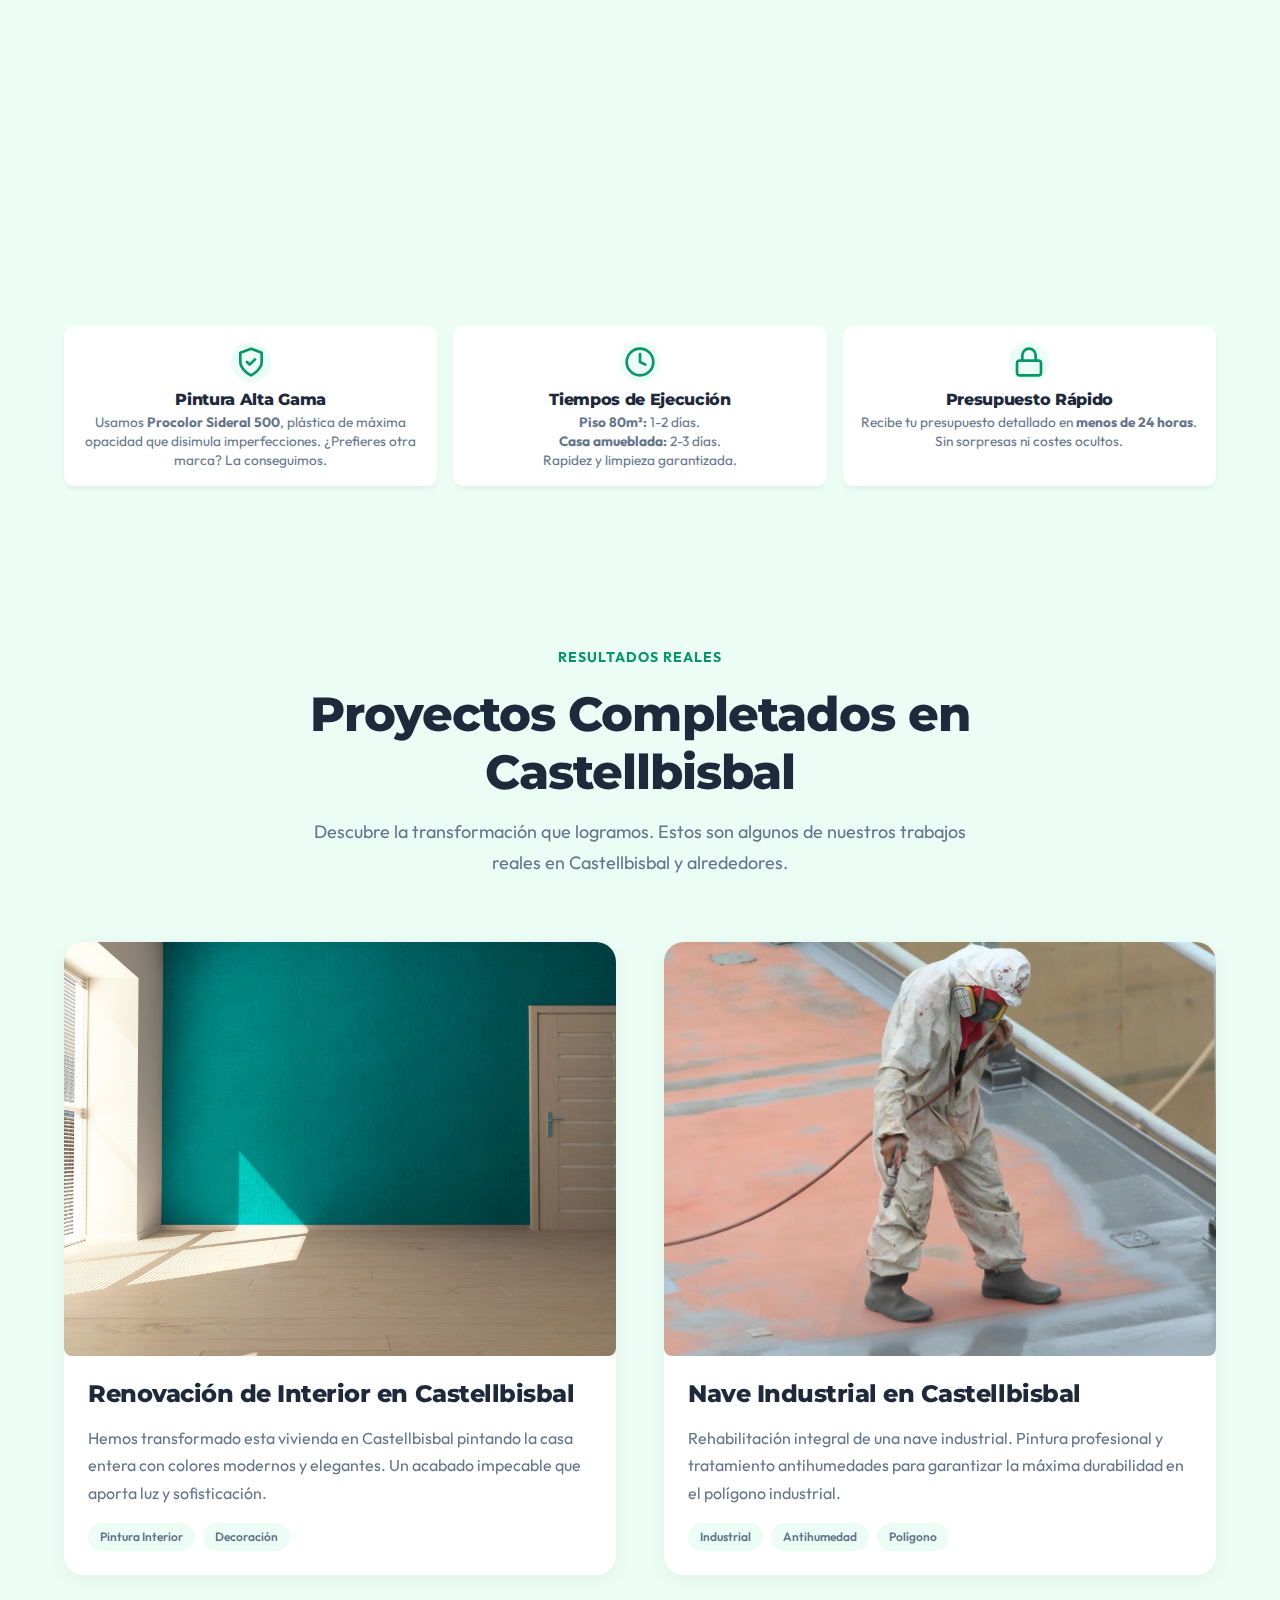
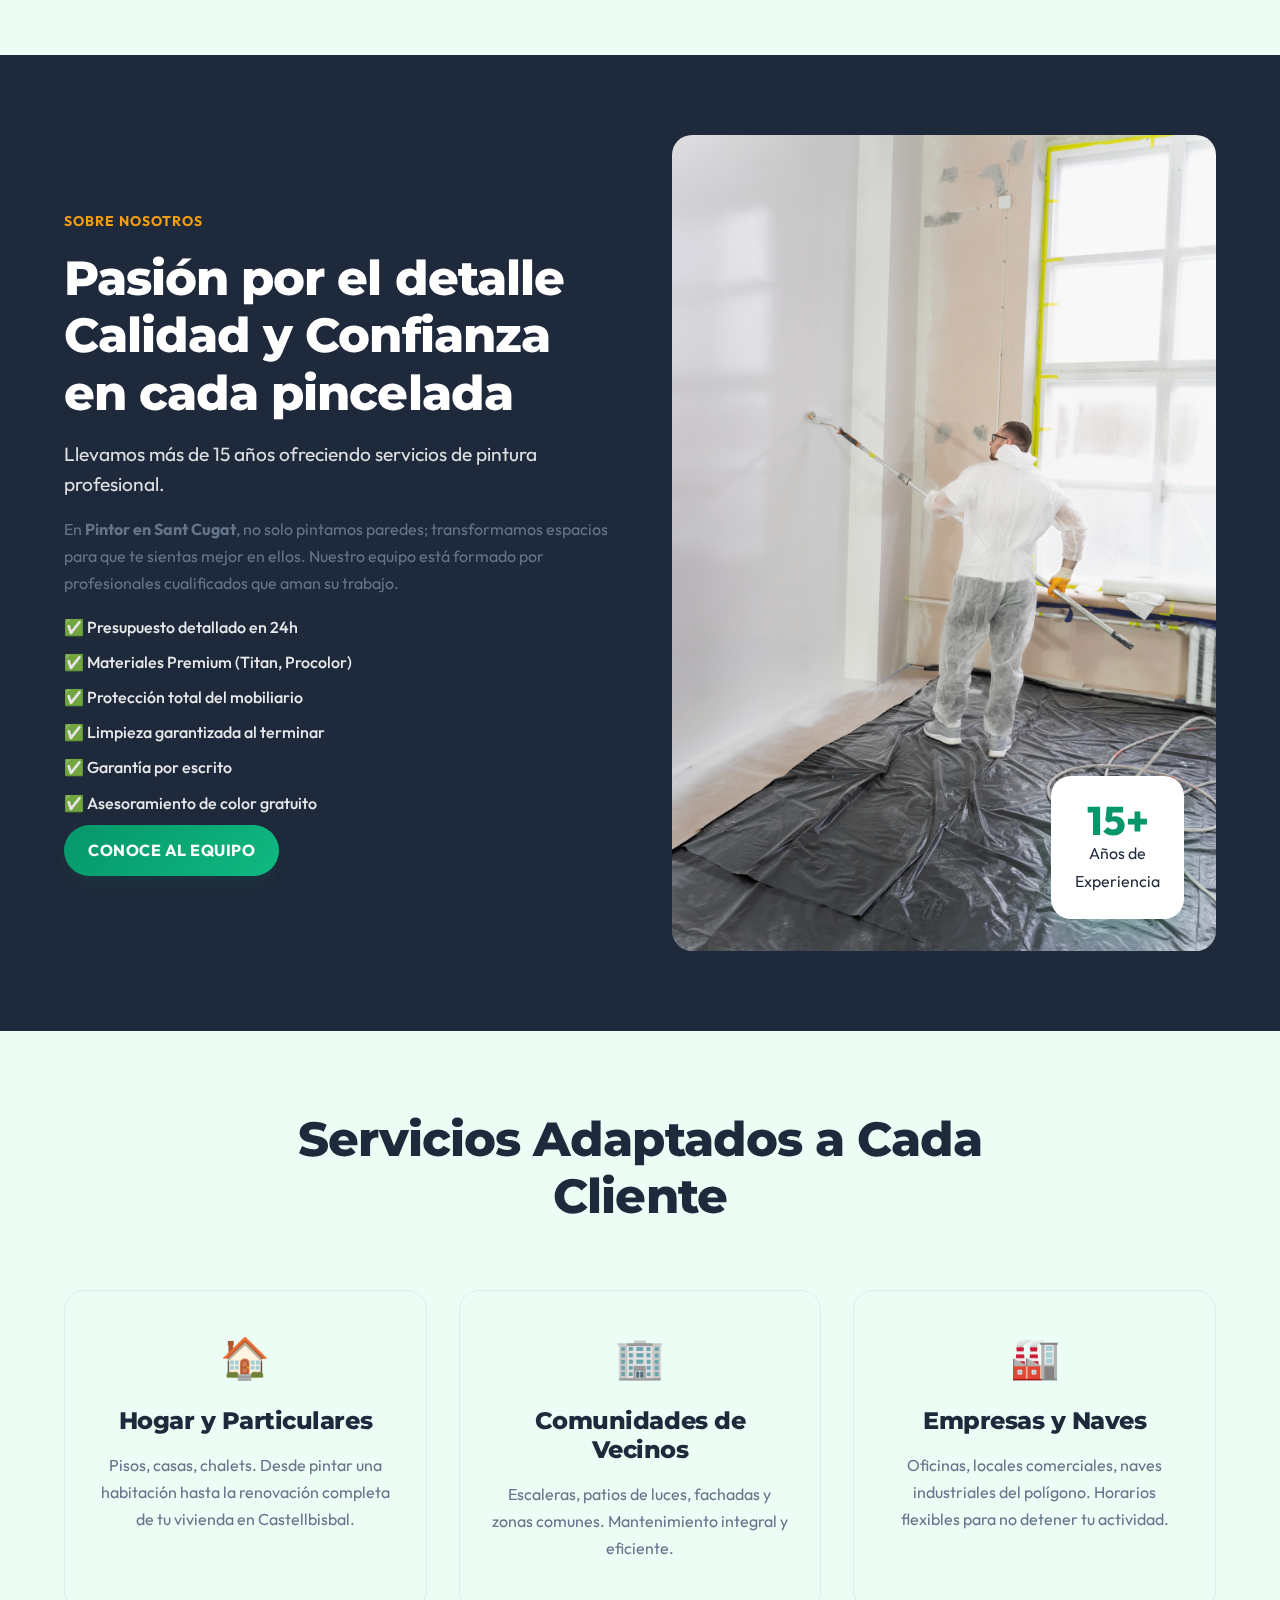
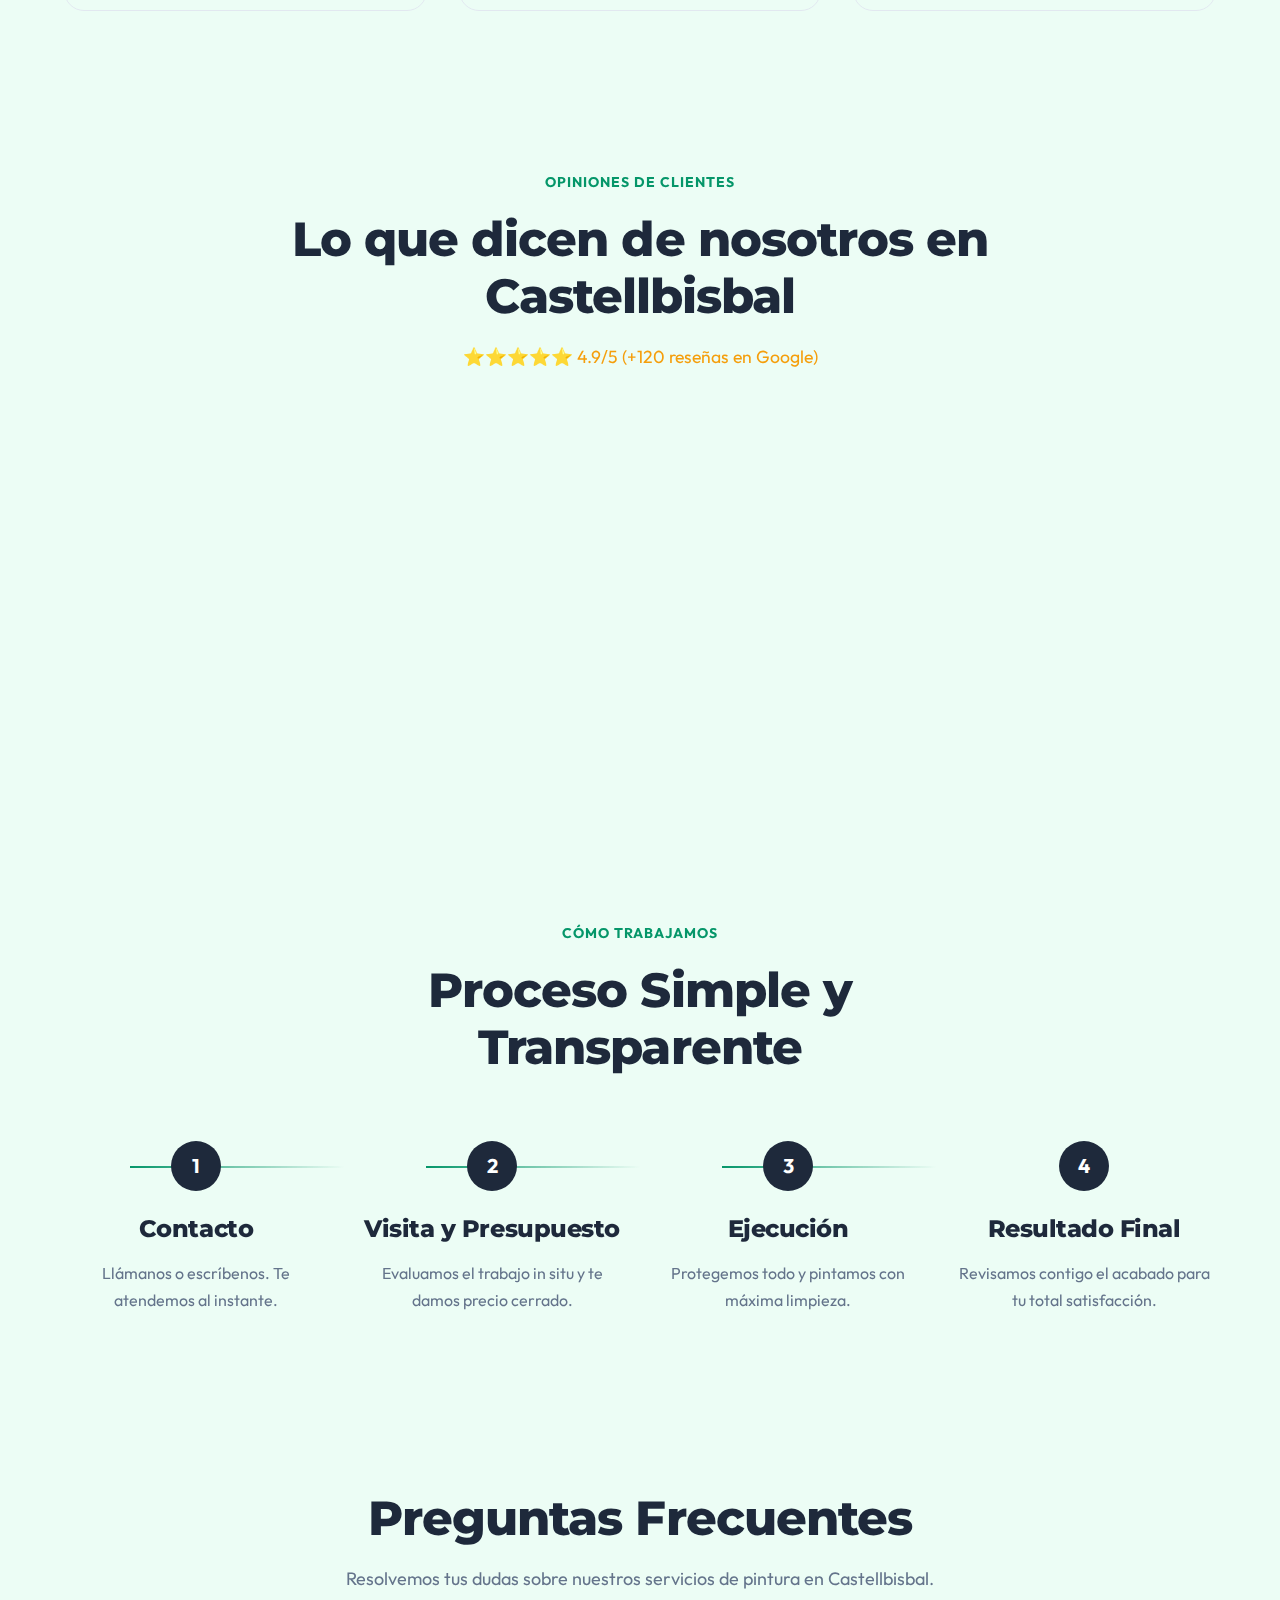
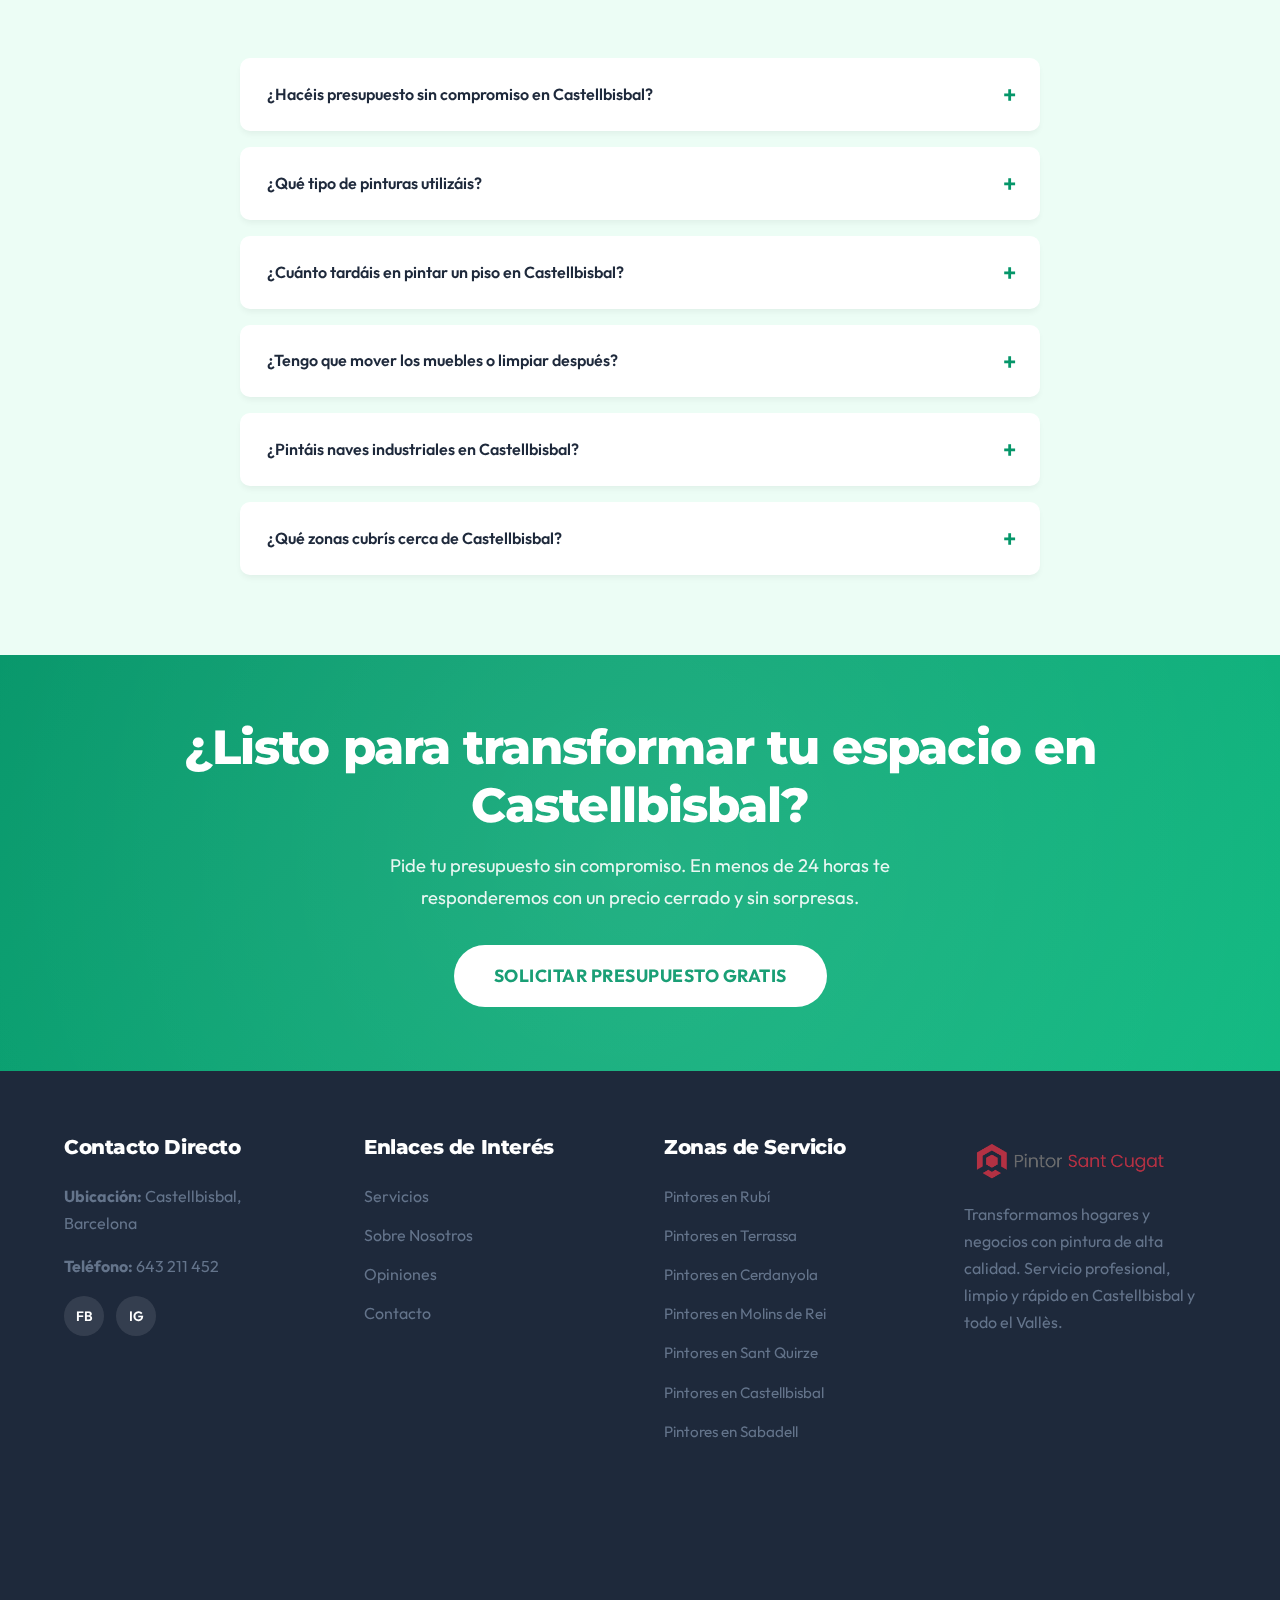
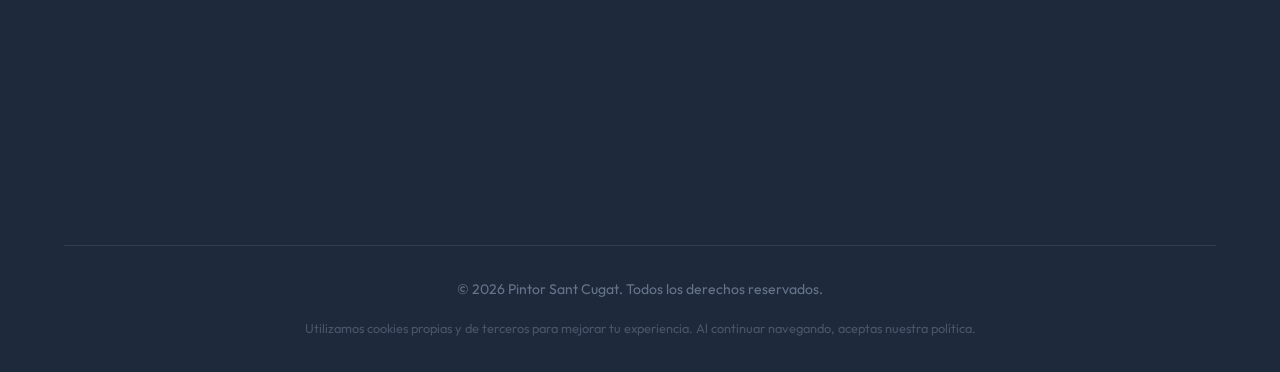
<file: pintor-castellbisbal.html>
<!DOCTYPE html>
<html lang="es">

<head>
  <meta charset="UTF-8">
  <meta name="viewport" content="width=device-width, initial-scale=1.0">
  <meta http-equiv="X-UA-Compatible" content="IE=edge">

  <title>Pintores en Castellbisbal | Presupuesto en 24h</title>
  <meta name="description" content="Pintores en Castellbisbal expertos en pintura interior, exterior, fachadas y comunidades. +15 años de experiencia. Presupuesto en 24h. Llama: 643 211 452">
  <meta name="keywords" content="pintor castellbisbal, pintores castellbisbal, pintura fachada castellbisbal, alisar paredes castellbisbal, pintor sant cugat">
  <meta name="author" content="Pintor Sant Cugat">
  <meta name="robots" content="index, follow">

  <meta property="og:title" content="Pintores en Castellbisbal | Presupuesto en 24h">
  <meta property="og:description" content="Renueva tu hogar con los mejores pintores de Castellbisbal. Calidad, limpieza y garantía por escrito.">
  <meta property="og:type" content="website">
  <meta property="og:url" content="https://pintorsantcugat.es/pintor-castellbisbal/">
  <meta property="og:locale" content="es_ES">
  <link rel="canonical" href="https://pintorsantcugat.es/pintor-castellbisbal/">

  <link rel="icon" type="image/png" href="/favicon.ico">
  <meta name="theme-color" content="#059669">
  <link rel="stylesheet" href="/styles.css">
  <link rel="preconnect" href="https://fonts.googleapis.com">
  <link rel="preconnect" href="https://fonts.gstatic.com" crossorigin>
  <link href="https://fonts.googleapis.com/css2?family=Montserrat:wght@400;500;700;800&family=Open+Sans:wght@400;600&display=swap" rel="stylesheet">
  <script type="application/ld+json">
{
  "@context": "https://schema.org",
  "@graph": [
    {
      "@type": ["LocalBusiness", "HousePainter"],
      "@id": "https://pintorsantcugat.es/pintor-castellbisbal/#localbusiness",
      "name": "Pintor Sant Cugat - Pintores en Castellbisbal",
      "description": "Pintores profesionales en Castellbisbal con más de 15 años de experiencia. Especialistas en pintura interior, exterior, fachadas e impermeabilizaciones.",
      "url": "https://pintorsantcugat.es/pintor-castellbisbal/",
      "image": "https://pintorsantcugat.es/pintorsantcugat.png",
      "logo": "https://pintorsantcugat.es/pintorsantcugat.png",
      "telephone": "+34643211452",
      "priceRange": "€€€",
      "address": { "@type": "PostalAddress", "addressLocality": "Castellbisbal", "addressRegion": "Barcelona", "addressCountry": "ES" },
      "geo": { "@type": "GeoCoordinates", "latitude": 41.4751, "longitude": 1.9827 },
      "openingHoursSpecification": [{ "@type": "OpeningHoursSpecification", "dayOfWeek": ["Monday","Tuesday","Wednesday","Thursday","Friday","Saturday","Sunday"], "opens": "00:00", "closes": "23:59" }],
      "areaServed": [
        { "@type": "City", "name": "Sant Cugat del Vallès" },
        { "@type": "City", "name": "Castellbisbal" },
        { "@type": "City", "name": "Rubí" },
        { "@type": "City", "name": "Molins de Rei" },
        { "@type": "City", "name": "Terrassa" },
        { "@type": "City", "name": "Cerdanyola del Vallès" },
        { "@type": "City", "name": "Sant Quirze del Vallès" },
        { "@type": "City", "name": "Sabadell" }
      ],
      "knowsLanguage": ["es", "ca"], "sameAs": [],
      "hasOfferCatalog": {
        "@type": "OfferCatalog", "@id": "https://pintorsantcugat.es/pintor-castellbisbal/#catalogo-servicios", "name": "Servicios de Pintura en Castellbisbal",
        "itemListElement": [
          { "@type": "Offer", "itemOffered": { "@type": "Service", "@id": "https://pintorsantcugat.es/pintor-castellbisbal/#pintura-interior", "name": "Pintura Interior", "serviceType": "Pintura interior", "description": "Renovación completa de habitaciones, salones y pasillos con acabados impecables.", "areaServed": { "@type": "Place", "name": "Castellbisbal y alrededores" } } },
          { "@type": "Offer", "itemOffered": { "@type": "Service", "@id": "https://pintorsantcugat.es/pintor-castellbisbal/#pintura-exterior-fachadas", "name": "Pintura Exterior y Fachadas", "serviceType": "Pintura exterior y fachadas", "description": "Rehabilitación de fachadas, protección contra humedades y pintura exterior duradera.", "areaServed": { "@type": "Place", "name": "Castellbisbal y alrededores" } } },
          { "@type": "Offer", "itemOffered": { "@type": "Service", "@id": "https://pintorsantcugat.es/pintor-castellbisbal/#alisado-paredes", "name": "Alisado de Paredes", "serviceType": "Alisado y preparación de superficies", "description": "Eliminación de gotelé, reparación de grietas y preparación de superficies lisas.", "areaServed": { "@type": "Place", "name": "Castellbisbal y alrededores" } } },
          { "@type": "Offer", "itemOffered": { "@type": "Service", "@id": "https://pintorsantcugat.es/pintor-castellbisbal/#pintura-decorativa", "name": "Pintura Decorativa", "serviceType": "Acabados decorativos", "description": "Estucos, efectos alta decoración, papel pintado y acabados exclusivos.", "areaServed": { "@type": "Place", "name": "Castellbisbal y alrededores" } } }
        ]
      }
    },
    { "@type": "Organization", "@id": "https://pintorsantcugat.es/#organization", "name": "Pintor Sant Cugat", "url": "https://pintorsantcugat.es/", "logo": "https://pintorsantcugat.es/pintorsantcugat.png", "telephone": "+34643211452" },
    { "@type": "WebSite", "@id": "https://pintorsantcugat.es/#website", "url": "https://pintorsantcugat.es/", "name": "Pintor Sant Cugat", "inLanguage": "es" }
  ]
}
</script>
  <script type="application/ld+json">
{
  "@context": "https://schema.org", "@type": "FAQPage",
  "mainEntity": [
    { "@type": "Question", "name": "¿Hacéis presupuesto sin compromiso en Castellbisbal?", "acceptedAnswer": { "@type": "Answer", "text": "Sí, totalmente gratuito y sin compromiso. Nos desplazamos a tu domicilio en Castellbisbal o alrededores para ver el trabajo y darte un precio cerrado en menos de 24 horas." } },
    { "@type": "Question", "name": "¿Cuánto tardáis en pintar un piso en Castellbisbal?", "acceptedAnswer": { "@type": "Answer", "text": "Un piso estándar de 80m² lo terminamos en 1-2 días. Si está amueblado, entre 2-3 días. Siempre cumplimos plazos." } },
    { "@type": "Question", "name": "¿Qué zonas cubrís cerca de Castellbisbal?", "acceptedAnswer": { "@type": "Answer", "text": "Además de Castellbisbal, trabajamos en Sant Cugat, Rubí, Molins de Rei, Terrassa, Sabadell, Cerdanyola, Sant Quirze y todo el Vallès Occidental." } }
  ]
}
</script>
</head>

<body>

  <header class="header"><div class="container"><div class="header-content"><a href="/" class="logo"><img src="/pintorsantcugat.png" alt="Pintor Sant Cugat" class="logo-img"></a><nav class="nav"><button class="menu-toggle" aria-label="Menú">☰</button><ul class="nav-menu"><li><a href="#inicio" class="active">Inicio</a></li><li><a href="#servicios">Servicios</a></li><li><a href="#proyectos">Proyectos</a></li><li><a href="#nosotros">Nosotros</a></li><li><a href="#opiniones">Opiniones</a></li><li><a href="#contacto" class="btn btn-primary">📞 643 211 452</a></li></ul></nav></div></div></header>

  <section id="inicio" class="hero">
    <video autoplay muted loop playsinline class="hero-video"><source src="pintor.webm" type="video/webm"></video>
    <div class="hero-overlay"></div>
    <div class="container">
      <div class="hero-content">
        <span class="hero-label">SERVICIO INTEGRAL DE PINTURA EN CASTELLBISBAL Y VALLÈS</span>
        <h1>PINTORES EN CASTELLBISBAL</h1>
        <p class="hero-subtitle">Transforma tu hogar, negocio o nave industrial en Castellbisbal con acabados de alta calidad. Cero manchas, cero retrasos, garantía por escrito.</p>
        <div class="hero-cta">
          <a href="#contacto" class="btn btn-primary btn-large">SOLICITAR PRESUPUESTO</a>
          <a href="https://wa.me/34643211452" class="btn btn-whatsapp btn-large" target="_blank"><svg width="24" height="24" viewBox="0 0 24 24" fill="currentColor" xmlns="http://www.w3.org/2000/svg" style="margin-right: 8px;"><path d="M17.472 14.382C17.112 14.011 16.351 13.527 15.98 13.527C15.609 13.527 15.248 13.986 14.887 14.382C14.526 14.778 13.815 14.868 12.836 14.453C11.857 14.038 10.524 12.922 9.77199 11.967C9.01999 11.012 9.04999 10.584 9.42099 10.213C9.79199 9.842 9.92599 9.545 10.153 9.277C10.38 9.009 10.421 8.841 10.277 8.573C10.133 8.305 9.41099 6.849 9.14299 6.313C8.87499 5.777 8.57599 6.045 8.35899 6.045C8.14199 6.045 7.91499 6.035 7.68799 6.035C7.46099 6.035 7.08999 6.134 6.78099 6.471C6.47199 6.808 5.60499 7.621 5.60499 9.277C5.60499 10.933 6.81099 12.539 6.98599 12.777C7.16099 13.015 9.33699 16.592 12.774 17.92C15.25 18.877 15.766 18.679 16.292 18.629C16.818 18.579 17.901 17.975 18.128 17.331C18.355 16.687 18.355 16.132 18.283 16.013C18.211 15.894 18.015 15.825 17.654 15.646L17.472 14.382ZM12.005 21.785C10.211 21.785 8.53299 21.319 7.07899 20.507L6.75799 20.316L3 21.31L4.01599 17.754L3.80499 17.419C2.91799 16.013 2.45299 14.379 2.45299 12.723C2.45299 7.426 6.73899 3.12 12.005 3.12C14.557 3.12 16.956 4.115 18.761 5.92C20.566 7.725 21.561 10.124 21.561 12.677C21.561 17.974 17.275 22.28 12.005 22.28V21.785ZM12.005 1.13C5.63599 1.13 0.463989 6.302 0.463989 12.671C0.463989 14.704 0.989989 16.687 2.01099 18.462L0 25.5L7.22299 23.606C8.87399 24.508 10.665 24.984 12.005 24.984C18.374 24.984 23.546 19.812 23.546 13.443C23.546 7.074 18.374 1.902 12.005 1.902V1.13Z"/></svg>CONTACTAR POR WHATSAPP</a>
        </div>
        <div class="hero-features">
          <div class="feature"><span class="feature-icon">✨</span><div class="feature-text"><strong>+500</strong> Proyectos</div></div>
          <div class="feature"><span class="feature-icon">⭐</span><div class="feature-text"><strong>4.9/5</strong> Valoración</div></div>
          <div class="feature"><span class="feature-icon">⏱️</span><div class="feature-text"><strong>24h</strong> Respuesta</div></div>
          <div class="feature"><span class="feature-icon">🏆</span><div class="feature-text"><strong>+15 Años</strong> Experiencia</div></div>
        </div>
      </div>
    </div>
  </section>

  <section id="contacto" class="section bg-light" style="padding-top: 2rem; padding-bottom: 2rem;">
    <div class="container"><div class="modern-contact-card">
      <div class="contact-info-side"><h2>¡Hablemos de tu proyecto!</h2><p>Solicita tu presupuesto sin compromiso. Te responderemos en menos de 24 horas.</p><div class="contact-cta-box"><span class="label-small">LLÁMANOS AHORA</span><a href="tel:643211452" class="phone-number-large"><div class="phone-icon-circle">📞</div>643 211 452</a></div><a href="https://wa.me/34643211452" class="btn-whatsapp-full" target="_blank"><svg width="24" height="24" fill="currentColor" viewBox="0 0 24 24"><path d="M12.031 6.172c-3.181 0-5.767 2.586-5.768 5.766-.001 1.298.38 2.27 1.019 3.287l-.711 2.592 2.654-.696c1.001.54 1.973.652 2.806.652 3.18 0 5.765-2.587 5.765-5.766.001-3.181-2.585-5.765-5.765-5.765zM17.472 14.382c-.297.949-1.408 1.451-2.481 1.082l-.246-.074c-1.027-.337-2.022-1.083-2.736-1.796-.714-.714-1.459-1.709-1.796-2.736l-.074-.247c-.368-1.072.133-2.183 1.082-2.48l.196-.045c.199-.036.402.046.518.21.36.51.685 1.066.963 1.652.126.265.043.58-.184.774l-.246.21c-.166.141-.2.378-.08.572.399.645.922 1.168 1.567 1.567.194.12.431.086.572-.08l.21-.246c.194-.227.509-.31.774-.184.586.278 1.142.603 1.652.963.164.116.246.319.21.518l-.045.196z"/></svg>CONTACTAR POR WHATSAPP</a></div>
      <div class="contact-form-side"><h3>Pide Presupuesto</h3><p>Rellena tus datos y te llamamos.</p>
        <form class="contact-form" action="https://formspree.io/f/xkoowqje" method="POST">
          <div class="form-group"><label>Nombre Completo</label><input type="text" name="name" placeholder="Ej: Juan Pérez" required></div>
          <div class="form-group"><label>Email</label><input type="email" name="email" placeholder="Ej: tuemail@ejemplo.com" required></div>
          <div class="form-group"><label>Teléfono de Contacto</label><input type="tel" name="phone" placeholder="Ej: 600 123 456" required></div>
          <div class="form-group"><label>¿Qué necesitas pintar?</label><textarea name="message" rows="4" placeholder="Describe brevemente el trabajo (m2 aprox, tipo de superficie...)" required></textarea></div>
          <button type="submit" class="btn-submit">ENVIAR SOLICITUD <span>→</span></button>
        </form>
      </div>
    </div></div>
  </section>

  <section id="servicios" class="section bg-light">
    <div class="container">
      <div class="section-title"><span class="section-tag">Servicios Profesionales</span><h2>Nuestros Servicios de Pintura en Castellbisbal</h2><p class="section-subtitle">Soluciones integrales de pintura y decoración con materiales premium y acabados impecables. Dale una nueva vida a tu espacio en Castellbisbal.</p></div>
      <div class="cards-grid">
        <div class="card"><div class="card-image" style="background-image: url('/pinturainterior.jpg');"></div><div class="card-content"><h3 class="card-title">Pintura Interior</h3><p class="card-text">Habitaciones, salones y pasillos como nuevos. Acabados perfectos, sin olores y en tiempo récord.</p><a href="#contacto" class="btn-link">Más Información →</a></div></div>
        <div class="card"><div class="card-image" style="background-image: url('/pinturaexterior.jpg');"></div><div class="card-content"><h3 class="card-title">Pintura Exterior y Fachadas</h3><p class="card-text">Fachadas que vuelven a lucir como el primer día. Protección contra lluvia, sol y humedades.</p><a href="#contacto" class="btn-link">Más Información →</a></div></div>
        <div class="card"><div class="card-image" style="background-image: url('/45508.jpg');"></div><div class="card-content"><h3 class="card-title">Comunidades de Vecinos</h3><p class="card-text">Escaleras, patios y zonas comunes impecables. Trabajamos rápido y sin molestar a los vecinos.</p><a href="#contacto" class="btn-link">Más Información →</a></div></div>
        <div class="card"><div class="card-image" style="background-image: url('/alisadoparedes.jpg');"></div><div class="card-content"><h3 class="card-title">Alisado de Paredes</h3><p class="card-text">Adiós al gotelé. Paredes lisas, modernas y listas para pintar con el acabado que quieras.</p><a href="#contacto" class="btn-link">Más Información →</a></div></div>
        <div class="card"><div class="card-image" style="background-image: url('/pinturadecorativa.jpg');"></div><div class="card-content"><h3 class="card-title">Pintura Decorativa</h3><p class="card-text">Estucos venecianos, microcemento, papel pintado y efectos exclusivos que marcan la diferencia.</p><a href="#contacto" class="btn-link">Más Información →</a></div></div>
        <div class="card"><div class="card-image" style="background-image: url('/pinturaindustrial.jpg');"></div><div class="card-content"><h3 class="card-title">Pintura Industrial</h3><p class="card-text">Naves, suelos epoxi, señalización y protección de estructuras. Trabajamos en fines de semana.</p><a href="#contacto" class="btn-link">Más Información →</a></div></div>
        <div class="card"><div class="card-image" style="background-image: url('/impermeabilizaciones.jpg');"></div><div class="card-content"><h3 class="card-title">Impermeabilizaciones</h3><p class="card-text">Se acabaron las goteras. Protección total para cubiertas, terrazas y tejados con garantía.</p><a href="#contacto" class="btn-link">Más Información →</a></div></div>
        <div class="card"><div class="card-image" style="background-image: url('/antihumedad.jpg');"></div><div class="card-content"><h3 class="card-title">Tratamientos Antihumedad</h3><p class="card-text">Eliminamos humedades de raíz: condensación, capilaridad y filtraciones. Solución definitiva.</p><a href="#contacto" class="btn-link">Más Información →</a></div></div>
        <div class="card card-cta-blue"><div class="card-content"><h3 class="card-title text-white">¿Podemos ayudarte en algo?</h3><p class="card-text text-white">Contáctanos y seguro que encontramos la manera de ayudarte.</p><a href="#contacto" class="btn btn-white mt-2">Contactar Ahora</a></div></div>
      </div>
    </div>
  </section>

  <section class="section section-values"><div class="container"><div class="values-grid">
    <div class="value-item"><div class="value-icon"><svg xmlns="http://www.w3.org/2000/svg" width="32" height="32" viewBox="0 0 24 24" fill="none" stroke="currentColor" stroke-width="2" stroke-linecap="round" stroke-linejoin="round"><path d="M12 22s8-4 8-10V5l-8-3-8 3v7c0 6 8 10 8 10z"/><path d="m9 12 2 2 4-4"/></svg></div><h3>Pintura Alta Gama</h3><p>Usamos <strong>Procolor Sideral 500</strong>, plástica de máxima opacidad que disimula imperfecciones. ¿Prefieres otra marca? La conseguimos.</p></div>
    <div class="value-item"><div class="value-icon"><svg xmlns="http://www.w3.org/2000/svg" width="32" height="32" viewBox="0 0 24 24" fill="none" stroke="currentColor" stroke-width="2" stroke-linecap="round" stroke-linejoin="round"><circle cx="12" cy="12" r="10"/><polyline points="12 6 12 12 16 14"/></svg></div><h3>Tiempos de Ejecución</h3><p><strong>Piso 80m²:</strong> 1-2 días.<br><strong>Casa amueblada:</strong> 2-3 días.<br>Rapidez y limpieza garantizada.</p></div>
    <div class="value-item"><div class="value-icon"><svg xmlns="http://www.w3.org/2000/svg" width="32" height="32" viewBox="0 0 24 24" fill="none" stroke="currentColor" stroke-width="2" stroke-linecap="round" stroke-linejoin="round"><rect x="3" y="11" width="18" height="11" rx="2" ry="2"/><path d="M7 11V7a5 5 0 0 1 10 0v4"/></svg></div><h3>Presupuesto Rápido</h3><p>Recibe tu presupuesto detallado en <strong>menos de 24 horas</strong>. Sin sorpresas ni costes ocultos.</p></div>
  </div></div></section>

  <section id="proyectos" class="section bg-light">
    <div class="container">
      <div class="section-title"><span class="section-tag">Resultados Reales</span><h2>Proyectos Completados en Castellbisbal</h2><p class="section-subtitle">Descubre la transformación que logramos. Estos son algunos de nuestros trabajos reales en Castellbisbal y alrededores.</p></div>
      <div class="comparison-grid">
        <div class="comparison-card"><div class="project-image-container"><img src="/pinturahabitacion.jpg" alt="Pintura de habitación en Castellbisbal" style="width: 100%; height: auto; display: block; border-radius: 8px; aspect-ratio: 4/3; object-fit: cover;"></div><div class="project-details"><h3>Renovación de Interior en Castellbisbal</h3><p>Hemos transformado esta vivienda en Castellbisbal pintando la casa entera con colores modernos y elegantes. Un acabado impecable que aporta luz y sofisticación.</p><div class="project-tags"><span class="tag">Pintura Interior</span><span class="tag">Decoración</span></div></div></div>
        <div class="comparison-card"><div class="project-image-container"><img src="/pinturanaveind.jpg" alt="Nave industrial en Castellbisbal" style="width: 100%; height: auto; display: block; border-radius: 8px; aspect-ratio: 4/3; object-fit: cover;"></div><div class="project-details"><h3>Nave Industrial en Castellbisbal</h3><p>Rehabilitación integral de una nave industrial. Pintura profesional y tratamiento antihumedades para garantizar la máxima durabilidad en el polígono industrial.</p><div class="project-tags"><span class="tag">Industrial</span><span class="tag">Antihumedad</span><span class="tag">Polígono</span></div></div></div>
      </div>
    </div>
  </section>

  <section id="nosotros" class="section bg-dark text-white">
    <div class="container"><div class="about-grid">
      <div class="about-content"><span class="section-tag tag-light">Sobre Nosotros</span><h2>Pasión por el detalle <br>Calidad y Confianza en cada pincelada</h2><p class="lead">Llevamos más de 15 años ofreciendo servicios de pintura profesional.</p><p>En <strong>Pintor en Sant Cugat</strong>, no solo pintamos paredes; transformamos espacios para que te sientas mejor en ellos. Nuestro equipo está formado por profesionales cualificados que aman su trabajo.</p><ul class="check-list"><li>✅ Presupuesto detallado en 24h</li><li>✅ Materiales Premium (Titan, Procolor)</li><li>✅ Protección total del mobiliario</li><li>✅ Limpieza garantizada al terminar</li><li>✅ Garantía por escrito</li><li>✅ Asesoramiento de color gratuito</li></ul><a href="#contacto" class="btn btn-primary">Conoce al Equipo</a></div>
      <div class="about-image"><img src="/2149344030.jpg" alt="Equipo de Pintores en Castellbisbal"><div class="experience-badge"><span class="years">15+</span><span class="text">Años de<br>Experiencia</span></div></div>
    </div></div>
  </section>

  <section class="section"><div class="container"><div class="section-title"><h2>Servicios Adaptados a Cada Cliente</h2></div><div class="segments-grid">
    <div class="segment"><div class="segment-icon">🏠</div><h3>Hogar y Particulares</h3><p>Pisos, casas, chalets. Desde pintar una habitación hasta la renovación completa de tu vivienda en Castellbisbal.</p></div>
    <div class="segment"><div class="segment-icon">🏢</div><h3>Comunidades de Vecinos</h3><p>Escaleras, patios de luces, fachadas y zonas comunes. Mantenimiento integral y eficiente.</p></div>
    <div class="segment"><div class="segment-icon">🏭</div><h3>Empresas y Naves</h3><p>Oficinas, locales comerciales, naves industriales del polígono. Horarios flexibles para no detener tu actividad.</p></div>
  </div></div></section>

  <section id="opiniones" class="section bg-light">
    <div class="container">
      <div class="section-title"><span class="section-tag">Opiniones de Clientes</span><h2>Lo que dicen de nosotros en Castellbisbal</h2><div class="rating-stars">⭐⭐⭐⭐⭐ 4.9/5 (+120 reseñas en Google)</div></div>
      <div class="testimonials-wrapper"><div class="testimonials-grid">
        <div class="testimonial-card"><div class="testimonial-quote-icon">"</div><div class="testimonial-text">Pintaron nuestra casa en Castellbisbal en dos días. El resultado es espectacular. Muy limpios, puntuales y con un trato excelente.</div><div class="testimonial-author"><div class="author-avatar">MP</div><div class="author-info"><strong>María Pérez</strong><span>Propietaria en Castellbisbal</span></div></div></div>
        <div class="testimonial-card"><div class="testimonial-quote-icon">"</div><div class="testimonial-text">Nos pintaron la nave industrial del polígono de Castellbisbal. Trabajo rápido, limpio y con materiales de calidad. Muy recomendables.</div><div class="testimonial-author"><div class="author-avatar">DC</div><div class="author-info"><strong>David Costa</strong><span>Empresario en Castellbisbal</span></div></div></div>
        <div class="testimonial-card"><div class="testimonial-quote-icon">"</div><div class="testimonial-text">Excelente servicio para nuestra comunidad en Castellbisbal. Escalera y portal como nuevos. Buen precio y gran profesionalidad.</div><div class="testimonial-author"><div class="author-avatar">IS</div><div class="author-info"><strong>Isabel Sánchez</strong><span>Presidenta de Comunidad</span></div></div></div>
      </div></div>
    </div>
  </section>

  <section class="section"><div class="container"><div class="section-title"><span class="section-tag">Cómo Trabajamos</span><h2>Proceso Simple y Transparente</h2></div><div class="process-steps">
    <div class="step"><div class="step-number">1</div><h3>Contacto</h3><p>Llámanos o escríbenos. Te atendemos al instante.</p></div>
    <div class="step"><div class="step-number">2</div><h3>Visita y Presupuesto</h3><p>Evaluamos el trabajo in situ y te damos precio cerrado.</p></div>
    <div class="step"><div class="step-number">3</div><h3>Ejecución</h3><p>Protegemos todo y pintamos con máxima limpieza.</p></div>
    <div class="step"><div class="step-number">4</div><h3>Resultado Final</h3><p>Revisamos contigo el acabado para tu total satisfacción.</p></div>
  </div></div></section>

  <section class="section bg-light"><div class="container"><div class="section-title"><h2>Preguntas Frecuentes</h2><p class="section-subtitle">Resolvemos tus dudas sobre nuestros servicios de pintura en Castellbisbal.</p></div><div class="faq-grid">
    <details class="faq-item"><summary>¿Hacéis presupuesto sin compromiso en Castellbisbal?</summary><p>Sí, totalmente gratuito y sin compromiso. Nos desplazamos a tu domicilio en Castellbisbal o alrededores para ver el trabajo y darte un precio cerrado en menos de 24 horas.</p></details>
    <details class="faq-item"><summary>¿Qué tipo de pinturas utilizáis?</summary><p>Trabajamos con marcas premium como Procolor Sideral 500, Titan y Valentine. Si prefieres otra marca o acabado especial, la conseguimos sin problema.</p></details>
    <details class="faq-item"><summary>¿Cuánto tardáis en pintar un piso en Castellbisbal?</summary><p>Un piso estándar de 80m² lo terminamos en 1-2 días. Si está amueblado, entre 2-3 días. Siempre cumplimos plazos.</p></details>
    <details class="faq-item"><summary>¿Tengo que mover los muebles o limpiar después?</summary><p>No te preocupes de nada. Nosotros protegemos todo el mobiliario antes de empezar y dejamos la vivienda completamente limpia al terminar.</p></details>
    <details class="faq-item"><summary>¿Pintáis naves industriales en Castellbisbal?</summary><p>Sí, somos especialistas en pintura industrial. Pintamos naves, suelos epoxi y estructuras en el polígono de Castellbisbal. Trabajamos fines de semana si es necesario.</p></details>
    <details class="faq-item"><summary>¿Qué zonas cubrís cerca de Castellbisbal?</summary><p>Además de Castellbisbal, trabajamos en Sant Cugat, Rubí, Molins de Rei, Terrassa, Sabadell, Cerdanyola, Sant Quirze y todo el Vallès Occidental.</p></details>
  </div></div></section>

  <section class="cta-banner"><div class="container"><h2>¿Listo para transformar tu espacio en Castellbisbal?</h2><p>Pide tu presupuesto sin compromiso. En menos de 24 horas te responderemos con un precio cerrado y sin sorpresas.</p><a href="#contacto" class="btn">SOLICITAR PRESUPUESTO GRATIS</a></div></section>

  <footer class="footer"><div class="container"><div class="footer-grid">
    <div class="footer-col"><h3>Contacto Directo</h3><p><strong>Ubicación:</strong> Castellbisbal, Barcelona</p><p><strong>Teléfono:</strong> <a href="tel:+34643211452">643 211 452</a></p><div class="social-links"><a href="#">FB</a><a href="#">IG</a></div></div>
    <div class="footer-col"><h3>Enlaces de Interés</h3><ul><li><a href="#servicios">Servicios</a></li><li><a href="#nosotros">Sobre Nosotros</a></li><li><a href="#opiniones">Opiniones</a></li><li><a href="#contacto">Contacto</a></li></ul></div>
    <div class="footer-col"><h3>Zonas de Servicio</h3><ul class="footer-links-list"><li><a href="/pintor-rubi">Pintores en Rubí</a></li><li><a href="/pintor-terrassa">Pintores en Terrassa</a></li><li><a href="/pintor-cerdanyola">Pintores en Cerdanyola</a></li><li><a href="/pintor-molins-de-rei">Pintores en Molins de Rei</a></li><li><a href="/pintor-sant-quirze">Pintores en Sant Quirze</a></li><li><a href="/pintor-castellbisbal">Pintores en Castellbisbal</a></li><li><a href="/pintor-sabadell">Pintores en Sabadell</a></li></ul></div>
    <div class="footer-col"><a href="/" class="footer-logo-link"><img src="/pintorsantcugat.png" alt="Pintor Sant Cugat" class="footer-logo"></a><p>Transformamos hogares y negocios con pintura de alta calidad. Servicio profesional, limpio y rápido en Castellbisbal y todo el Vallès.</p></div>
  </div>
  <div class="footer-map" style="margin-bottom: 2rem; text-align: center;"><iframe src="https://www.google.com/maps/embed?pb=!1m18!1m12!1m3!1d23920.96!2d1.9827!3d41.4751!2m3!1f0!2f0!3f0!3m2!1i1024!2i768!4f13.1!3m3!1m2!1s0x12a49b8c5f6e7d93%3A0x40818e0fa5a5e10!2sCastellbisbal%2C%20Barcelona!5e0!3m2!1ses!2ses" width="100%" height="300" style="border:0; max-width: 400px;" allowfullscreen="" loading="lazy" referrerpolicy="no-referrer-when-downgrade"></iframe></div>
  <div class="footer-bottom"><p>&copy; 2026 Pintor Sant Cugat. Todos los derechos reservados.</p><p class="cookie-notice">Utilizamos cookies propias y de terceros para mejorar tu experiencia. Al continuar navegando, aceptas nuestra política.</p></div>
  </div></footer>

  <a href="https://wa.me/34643211452" class="floating-call-btn" target="_blank" aria-label="WhatsApp"><svg xmlns="http://www.w3.org/2000/svg" width="24" height="24" viewBox="0 0 24 24" fill="currentColor"><path d="M.057 24l1.687-6.163c-1.041-1.804-1.588-3.849-1.587-5.946.003-6.556 5.338-11.891 11.893-11.891 3.181.001 6.167 1.24 8.413 3.488 2.245 2.248 3.481 5.236 3.48 8.414-.003 6.557-5.338 11.892-11.893 11.892-1.99-.001-3.951-.5-5.688-1.448l-6.305 1.654zm6.597-3.807c1.676.995 3.276 1.591 5.392 1.592 5.448 0 9.886-4.434 9.889-9.885.002-5.462-4.415-9.89-9.881-9.892-5.452 0-9.887 4.434-9.889 9.884-.001 2.225.651 3.891 1.746 5.634l-.999 3.648 3.742-.981zm11.387-5.464c-.074-.124-.272-.198-.57-.347-.297-.149-1.758-.868-2.031-.967-.272-.099-.47-.149-.669.149-.198.297-.768.967-.941 1.165-.173.198-.347.223-.644.074-.297-.149-1.255-.462-2.39-1.475-.883-.788-1.48-1.761-1.653-2.059-.173-.297-.018-.458.13-.606.134-.133.297-.347.446-.521.151-.172.2-.296.3-.495.099-.198.05-.372-.025-.521-.075-.148-.669-1.611-.916-2.206-.242-.579-.487-.501-.669-.51l-.57-.01c-.198 0-.52.074-.792.372s-1.04 1.016-1.04 2.479 1.065 2.876 1.213 3.074c.149.198 2.095 3.2 5.076 4.487.709.306 1.263.489 1.694.626.712.226 1.36.194 1.872.118.571-.085 1.758-.719 2.006-1.413.248-.695.248-1.29.173-1.414z"/></svg></a>

  <script src="/scripts.js"></script>
</body>

</html>
</file>
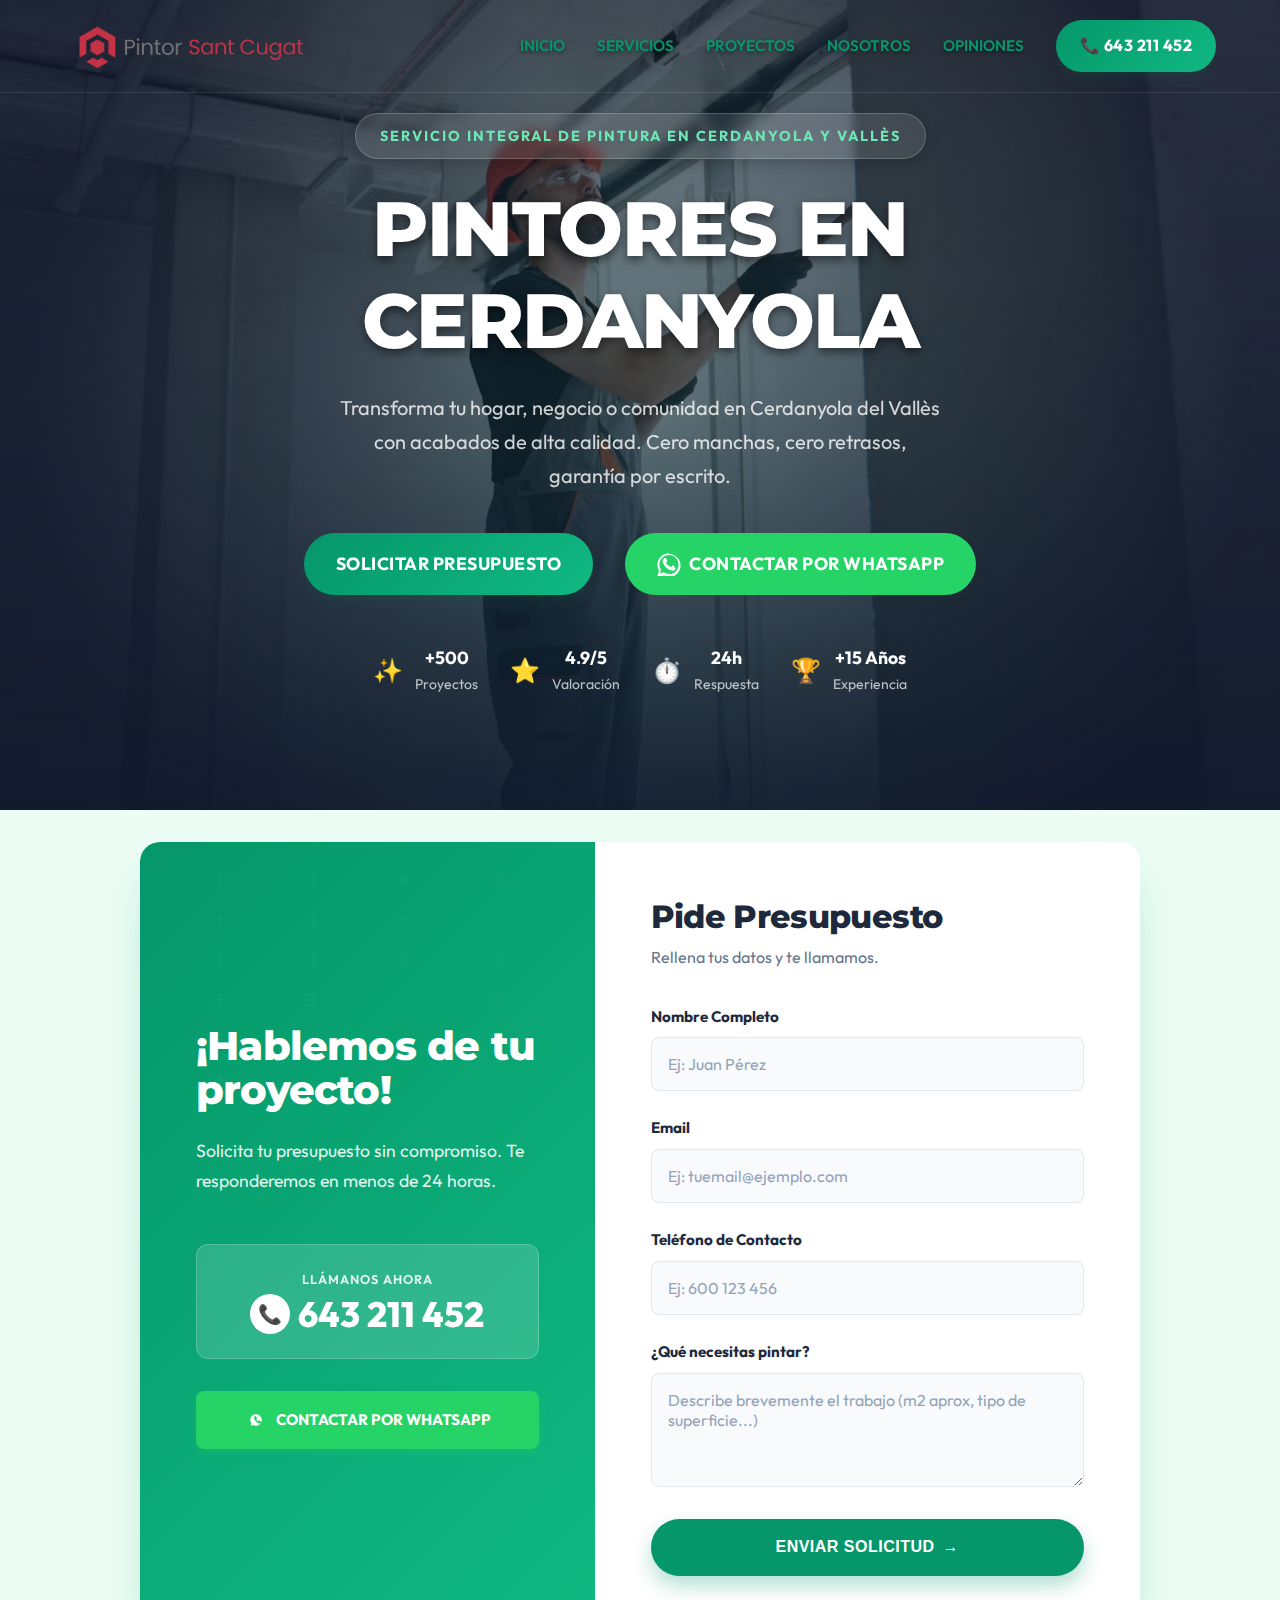
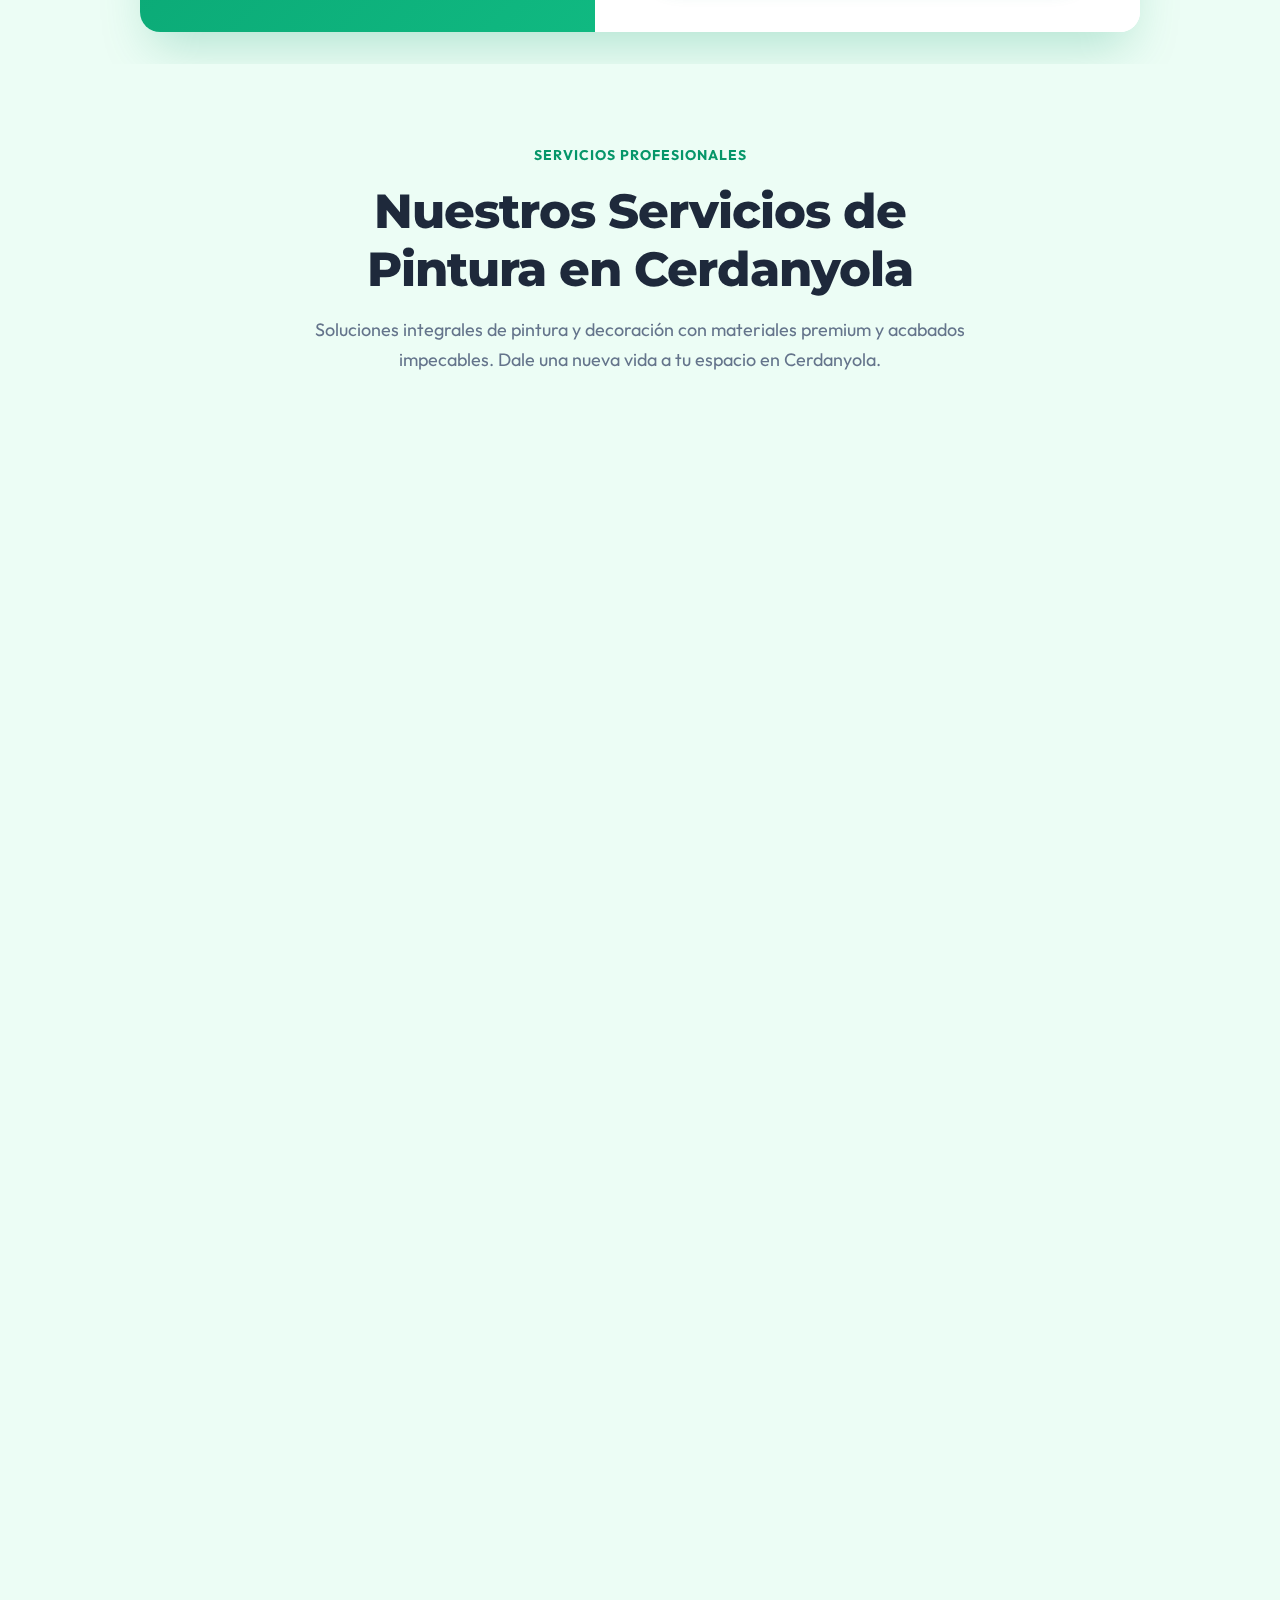
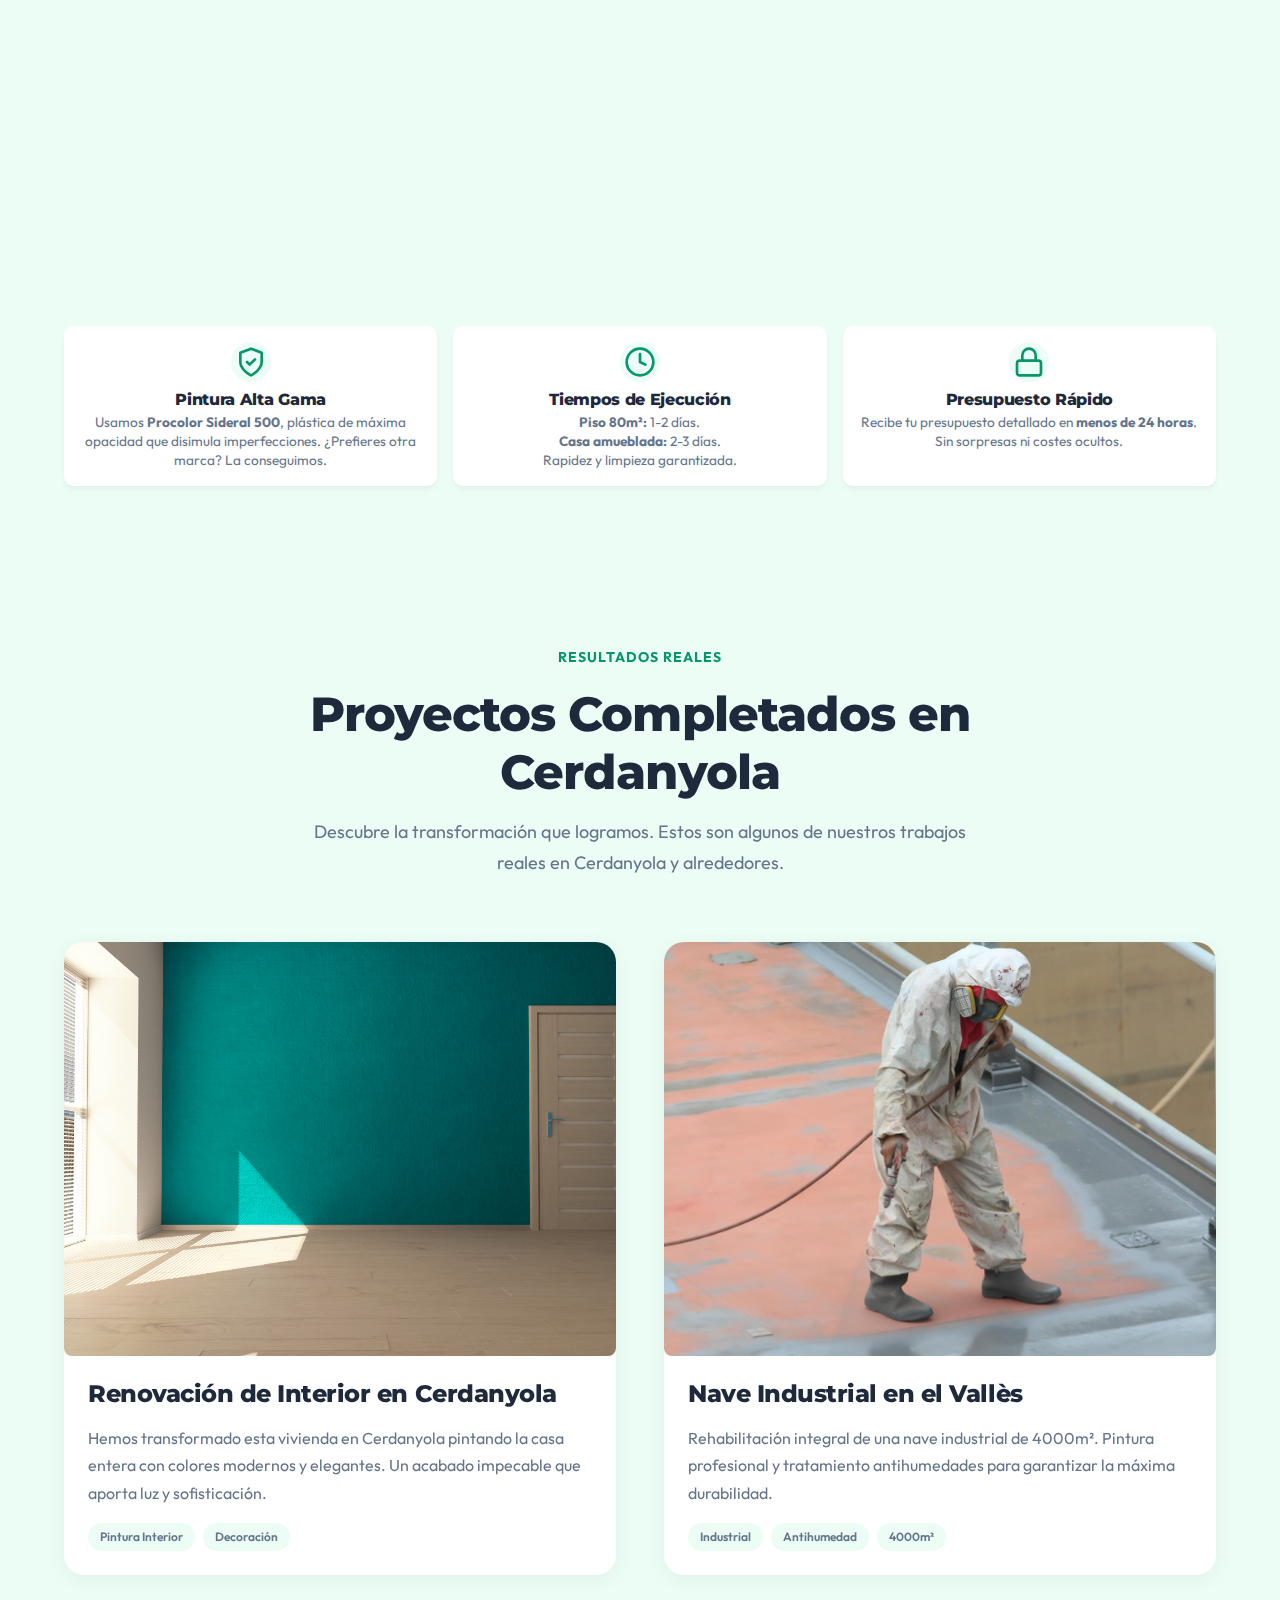
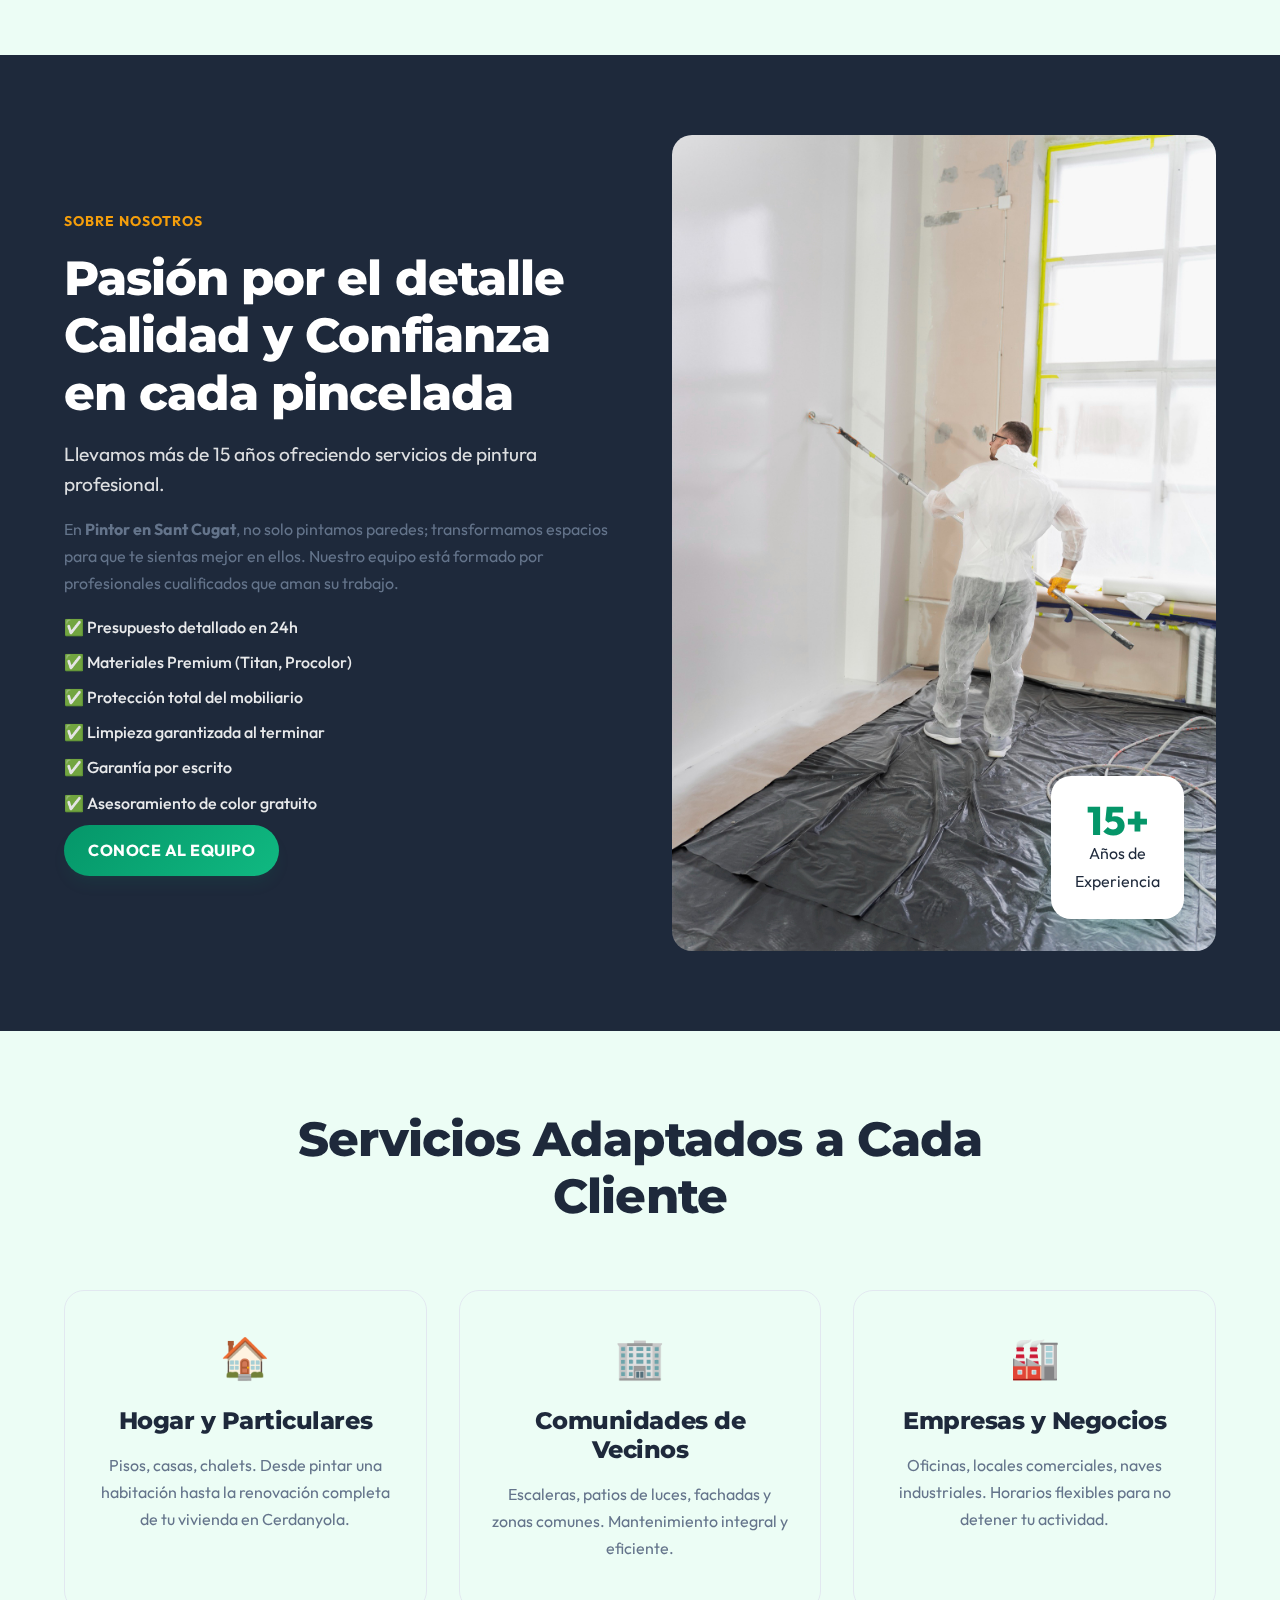
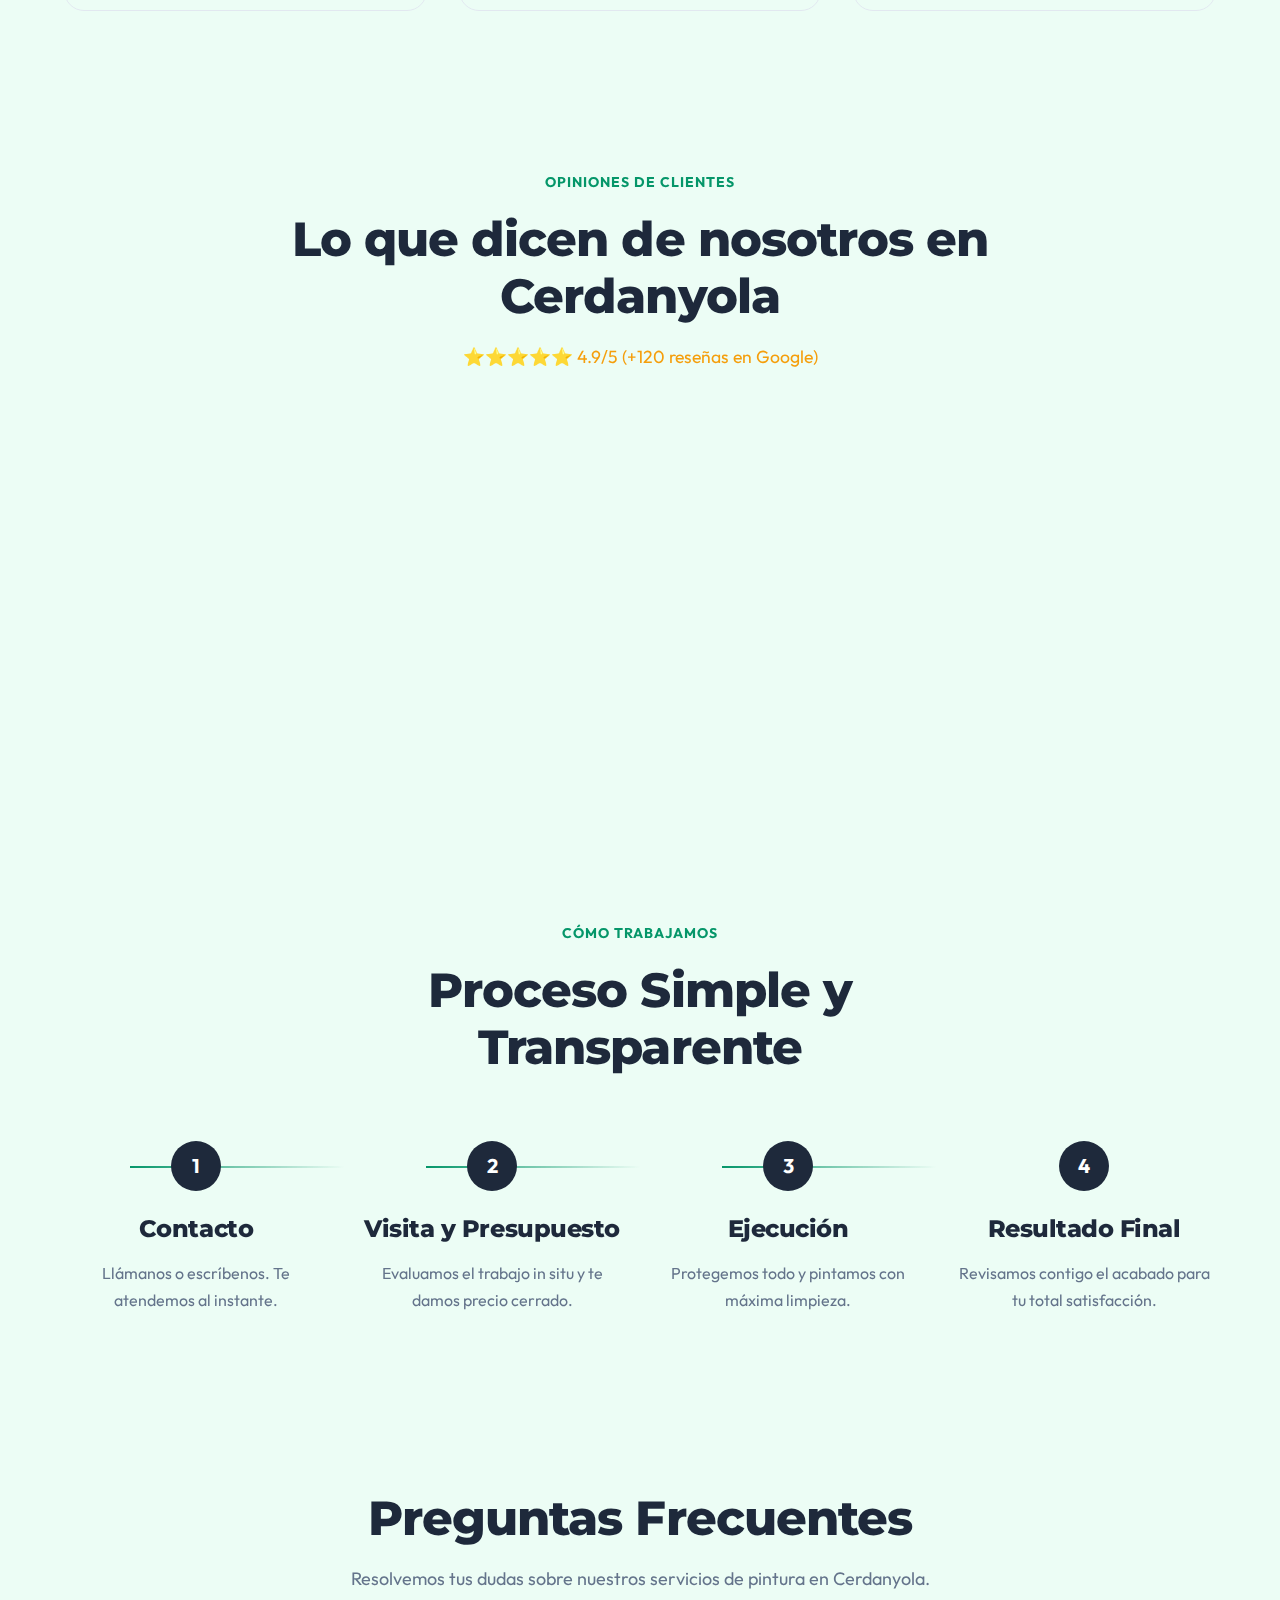
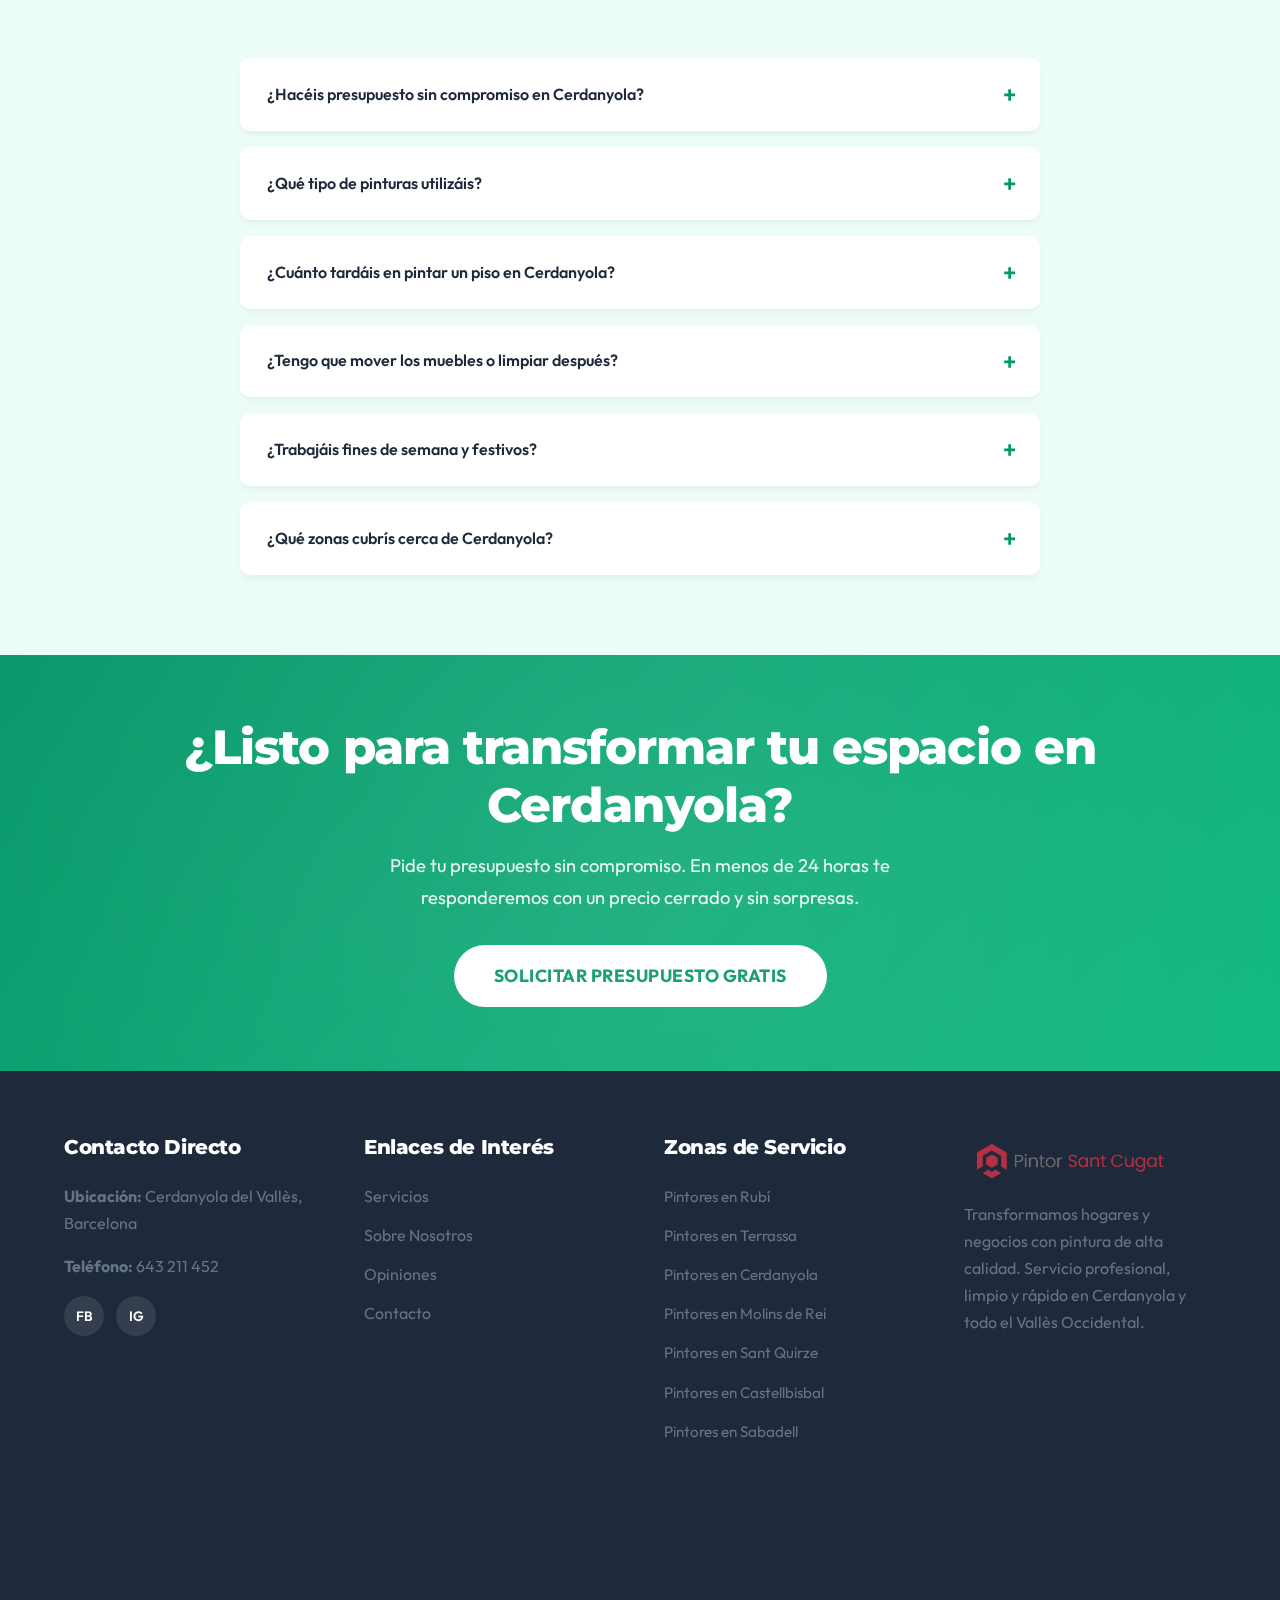
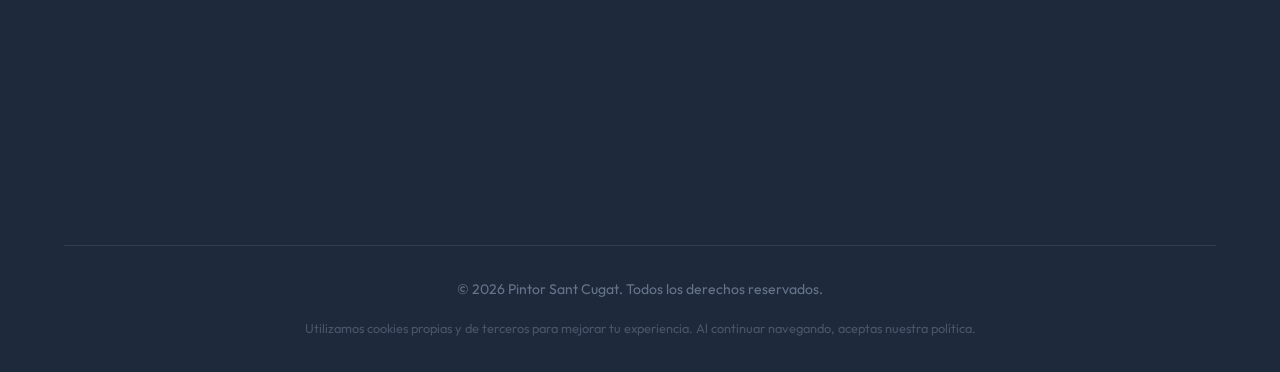
<file: pintor-cerdanyola.html>
<!DOCTYPE html>
<html lang="es">

<head>
  <meta charset="UTF-8">
  <meta name="viewport" content="width=device-width, initial-scale=1.0">
  <meta http-equiv="X-UA-Compatible" content="IE=edge">

  <!-- SEO Meta Tags -->
  <title>Pintores en Cerdanyola | Presupuesto en 24h</title>
  <meta name="description"
    content="Pintores en Cerdanyola del Vallès expertos en pintura interior, exterior, fachadas y comunidades. +15 años de experiencia. Presupuesto en 24h. Llama: 643 211 452">
  <meta name="keywords"
    content="pintor cerdanyola, pintores cerdanyola, pintura fachada cerdanyola, alisar paredes cerdanyola, pintor sant cugat">
  <meta name="author" content="Pintor Sant Cugat">
  <meta name="robots" content="index, follow">

  <!-- Open Graph -->
  <meta property="og:title" content="Pintores en Cerdanyola | Presupuesto en 24h">
  <meta property="og:description"
    content="Renueva tu hogar con los mejores pintores de Cerdanyola. Calidad, limpieza y garantía por escrito.">
  <meta property="og:type" content="website">
  <meta property="og:url" content="https://pintorsantcugat.es/pintor-cerdanyola/">
  <meta property="og:locale" content="es_ES">
  <link rel="canonical" href="https://pintorsantcugat.es/pintor-cerdanyola/">

  <!-- Favicons -->
  <link rel="icon" type="image/png" href="/favicon.ico">
  <meta name="theme-color" content="#059669">

  <!-- Styles -->
  <link rel="stylesheet" href="/styles.css">

  <!-- Fonts -->
  <link rel="preconnect" href="https://fonts.googleapis.com">
  <link rel="preconnect" href="https://fonts.gstatic.com" crossorigin>
  <link
    href="https://fonts.googleapis.com/css2?family=Montserrat:wght@400;500;700;800&family=Open+Sans:wght@400;600&display=swap"
    rel="stylesheet">
  <script type="application/ld+json">
{
  "@context": "https://schema.org",
  "@graph": [
    {
      "@type": ["LocalBusiness", "HousePainter"],
      "@id": "https://pintorsantcugat.es/pintor-cerdanyola/#localbusiness",
      "name": "Pintor Sant Cugat - Pintores en Cerdanyola",
      "description": "Pintores profesionales en Cerdanyola del Vallès con más de 15 años de experiencia. Especialistas en pintura interior, exterior, fachadas e impermeabilizaciones.",
      "url": "https://pintorsantcugat.es/pintor-cerdanyola/",
      "image": "https://pintorsantcugat.es/pintorsantcugat.png",
      "logo": "https://pintorsantcugat.es/pintorsantcugat.png",
      "telephone": "+34643211452",
      "priceRange": "€€€",
      "address": {
        "@type": "PostalAddress",
        "addressLocality": "Cerdanyola del Vallès",
        "addressRegion": "Barcelona",
        "addressCountry": "ES"
      },
      "geo": {
        "@type": "GeoCoordinates",
        "latitude": 41.4918,
        "longitude": 2.1410
      },
      "openingHoursSpecification": [
        {
          "@type": "OpeningHoursSpecification",
          "dayOfWeek": [
            "Monday","Tuesday","Wednesday","Thursday","Friday","Saturday","Sunday"
          ],
          "opens": "00:00",
          "closes": "23:59"
        }
      ],
      "areaServed": [
        { "@type": "City", "name": "Sant Cugat del Vallès" },
        { "@type": "City", "name": "Cerdanyola del Vallès" },
        { "@type": "City", "name": "Rubí" },
        { "@type": "City", "name": "Sabadell" },
        { "@type": "City", "name": "Terrassa" },
        { "@type": "City", "name": "Sant Quirze del Vallès" },
        { "@type": "City", "name": "Castellbisbal" },
        { "@type": "City", "name": "Molins de Rei" }
      ],
      "knowsLanguage": ["es", "ca"],
      "sameAs": [],
      "hasOfferCatalog": {
        "@type": "OfferCatalog",
        "@id": "https://pintorsantcugat.es/pintor-cerdanyola/#catalogo-servicios",
        "name": "Servicios de Pintura en Cerdanyola",
        "itemListElement": [
          {
            "@type": "Offer",
            "itemOffered": {
              "@type": "Service",
              "@id": "https://pintorsantcugat.es/pintor-cerdanyola/#pintura-interior",
              "name": "Pintura Interior",
              "serviceType": "Pintura interior",
              "description": "Renovación completa de habitaciones, salones y pasillos con acabados impecables.",
              "areaServed": { "@type": "Place", "name": "Cerdanyola y alrededores" }
            }
          },
          {
            "@type": "Offer",
            "itemOffered": {
              "@type": "Service",
              "@id": "https://pintorsantcugat.es/pintor-cerdanyola/#pintura-exterior-fachadas",
              "name": "Pintura Exterior y Fachadas",
              "serviceType": "Pintura exterior y fachadas",
              "description": "Rehabilitación de fachadas, protección contra humedades y pintura exterior duradera.",
              "areaServed": { "@type": "Place", "name": "Cerdanyola y alrededores" }
            }
          },
          {
            "@type": "Offer",
            "itemOffered": {
              "@type": "Service",
              "@id": "https://pintorsantcugat.es/pintor-cerdanyola/#alisado-paredes",
              "name": "Alisado de Paredes",
              "serviceType": "Alisado y preparación de superficies",
              "description": "Eliminación de gotelé, reparación de grietas y preparación de superficies lisas.",
              "areaServed": { "@type": "Place", "name": "Cerdanyola y alrededores" }
            }
          },
          {
            "@type": "Offer",
            "itemOffered": {
              "@type": "Service",
              "@id": "https://pintorsantcugat.es/pintor-cerdanyola/#pintura-decorativa",
              "name": "Pintura Decorativa",
              "serviceType": "Acabados decorativos",
              "description": "Estucos, efectos alta decoración, papel pintado y acabados exclusivos.",
              "areaServed": { "@type": "Place", "name": "Cerdanyola y alrededores" }
            }
          }
        ]
      }
    },
    {
      "@type": "Organization",
      "@id": "https://pintorsantcugat.es/#organization",
      "name": "Pintor Sant Cugat",
      "url": "https://pintorsantcugat.es/",
      "logo": "https://pintorsantcugat.es/pintorsantcugat.png",
      "telephone": "+34643211452"
    },
    {
      "@type": "WebSite",
      "@id": "https://pintorsantcugat.es/#website",
      "url": "https://pintorsantcugat.es/",
      "name": "Pintor Sant Cugat",
      "inLanguage": "es"
    }
  ]
}
</script>
  <script type="application/ld+json">
{
  "@context": "https://schema.org",
  "@type": "FAQPage",
  "mainEntity": [
    {
      "@type": "Question",
      "name": "¿Hacéis presupuesto sin compromiso en Cerdanyola?",
      "acceptedAnswer": {
        "@type": "Answer",
        "text": "Sí, totalmente gratuito y sin compromiso. Nos desplazamos a tu domicilio en Cerdanyola del Vallès o alrededores para ver el trabajo y darte un precio cerrado en menos de 24 horas."
      }
    },
    {
      "@type": "Question",
      "name": "¿Cuánto tardáis en pintar un piso en Cerdanyola?",
      "acceptedAnswer": {
        "@type": "Answer",
        "text": "Un piso estándar de 80m² lo terminamos en 1-2 días. Si está amueblado, entre 2-3 días. Siempre cumplimos plazos."
      }
    },
    {
      "@type": "Question",
      "name": "¿Qué zonas cubrís cerca de Cerdanyola?",
      "acceptedAnswer": {
        "@type": "Answer",
        "text": "Además de Cerdanyola, trabajamos en Sant Cugat, Rubí, Terrassa, Sabadell, Castellbisbal, Sant Quirze, Molins de Rei y todo el Vallès Occidental."
      }
    }
  ]
}
</script>
</head>

<body>

  <!-- Header -->
  <header class="header">
    <div class="container">
      <div class="header-content">
        <a href="/" class="logo">
          <img src="/pintorsantcugat.png" alt="Pintor Sant Cugat" class="logo-img">
        </a>

        <nav class="nav">
          <button class="menu-toggle" aria-label="Menú">☰</button>
          <ul class="nav-menu">
            <li><a href="#inicio" class="active">Inicio</a></li>
            <li><a href="#servicios">Servicios</a></li>
            <li><a href="#proyectos">Proyectos</a></li>
            <li><a href="#nosotros">Nosotros</a></li>
            <li><a href="#opiniones">Opiniones</a></li>
            <li><a href="#contacto" class="btn btn-primary">📞 643 211 452</a></li>
          </ul>
        </nav>
      </div>
    </div>
  </header>

  <!-- Hero Section -->
  <section id="inicio" class="hero">
    <video autoplay muted loop playsinline class="hero-video">
      <source src="pintor.webm" type="video/webm">
    </video>
    <div class="hero-overlay"></div>
    <div class="container">
      <div class="hero-content">
        <span class="hero-label">SERVICIO INTEGRAL DE PINTURA EN CERDANYOLA Y VALLÈS</span>
        <h1>PINTORES EN CERDANYOLA</h1>
        <p class="hero-subtitle">Transforma tu hogar, negocio o comunidad en Cerdanyola del Vallès con acabados de alta calidad. Cero manchas, cero retrasos, garantía por escrito.</p>
        <div class="hero-cta">
          <a href="#contacto" class="btn btn-primary btn-large">SOLICITAR PRESUPUESTO</a>
          <a href="https://wa.me/34643211452" class="btn btn-whatsapp btn-large" target="_blank">
            <svg width="24" height="24" viewBox="0 0 24 24" fill="currentColor" xmlns="http://www.w3.org/2000/svg"
              style="margin-right: 8px;">
              <path
                d="M17.472 14.382C17.112 14.011 16.351 13.527 15.98 13.527C15.609 13.527 15.248 13.986 14.887 14.382C14.526 14.778 13.815 14.868 12.836 14.453C11.857 14.038 10.524 12.922 9.77199 11.967C9.01999 11.012 9.04999 10.584 9.42099 10.213C9.79199 9.842 9.92599 9.545 10.153 9.277C10.38 9.009 10.421 8.841 10.277 8.573C10.133 8.305 9.41099 6.849 9.14299 6.313C8.87499 5.777 8.57599 6.045 8.35899 6.045C8.14199 6.045 7.91499 6.035 7.68799 6.035C7.46099 6.035 7.08999 6.134 6.78099 6.471C6.47199 6.808 5.60499 7.621 5.60499 9.277C5.60499 10.933 6.81099 12.539 6.98599 12.777C7.16099 13.015 9.33699 16.592 12.774 17.92C15.25 18.877 15.766 18.679 16.292 18.629C16.818 18.579 17.901 17.975 18.128 17.331C18.355 16.687 18.355 16.132 18.283 16.013C18.211 15.894 18.015 15.825 17.654 15.646L17.472 14.382ZM12.005 21.785C10.211 21.785 8.53299 21.319 7.07899 20.507L6.75799 20.316L3 21.31L4.01599 17.754L3.80499 17.419C2.91799 16.013 2.45299 14.379 2.45299 12.723C2.45299 7.426 6.73899 3.12 12.005 3.12C14.557 3.12 16.956 4.115 18.761 5.92C20.566 7.725 21.561 10.124 21.561 12.677C21.561 17.974 17.275 22.28 12.005 22.28V21.785ZM12.005 1.13C5.63599 1.13 0.463989 6.302 0.463989 12.671C0.463989 14.704 0.989989 16.687 2.01099 18.462L0 25.5L7.22299 23.606C8.87399 24.508 10.665 24.984 12.005 24.984C18.374 24.984 23.546 19.812 23.546 13.443C23.546 7.074 18.374 1.902 12.005 1.902V1.13Z" />
            </svg>
            CONTACTAR POR WHATSAPP
          </a>
        </div>

        <div class="hero-features">
          <div class="feature"><span class="feature-icon">✨</span><div class="feature-text"><strong>+500</strong> Proyectos</div></div>
          <div class="feature"><span class="feature-icon">⭐</span><div class="feature-text"><strong>4.9/5</strong> Valoración</div></div>
          <div class="feature"><span class="feature-icon">⏱️</span><div class="feature-text"><strong>24h</strong> Respuesta</div></div>
          <div class="feature"><span class="feature-icon">🏆</span><div class="feature-text"><strong>+15 Años</strong> Experiencia</div></div>
        </div>
      </div>
    </div>
  </section>

  <!-- Contact Section -->
  <section id="contacto" class="section bg-light" style="padding-top: 2rem; padding-bottom: 2rem;">
    <div class="container">
      <div class="modern-contact-card">
        <div class="contact-info-side">
          <h2>¡Hablemos de tu proyecto!</h2>
          <p>Solicita tu presupuesto sin compromiso. Te responderemos en menos de 24 horas.</p>
          <div class="contact-cta-box">
            <span class="label-small">LLÁMANOS AHORA</span>
            <a href="tel:643211452" class="phone-number-large"><div class="phone-icon-circle">📞</div>643 211 452</a>
          </div>
          <a href="https://wa.me/34643211452" class="btn-whatsapp-full" target="_blank">
            <svg width="24" height="24" fill="currentColor" viewBox="0 0 24 24"><path d="M12.031 6.172c-3.181 0-5.767 2.586-5.768 5.766-.001 1.298.38 2.27 1.019 3.287l-.711 2.592 2.654-.696c1.001.54 1.973.652 2.806.652 3.18 0 5.765-2.587 5.765-5.766.001-3.181-2.585-5.765-5.765-5.765zM17.472 14.382c-.297.949-1.408 1.451-2.481 1.082l-.246-.074c-1.027-.337-2.022-1.083-2.736-1.796-.714-.714-1.459-1.709-1.796-2.736l-.074-.247c-.368-1.072.133-2.183 1.082-2.48l.196-.045c.199-.036.402.046.518.21.36.51.685 1.066.963 1.652.126.265.043.58-.184.774l-.246.21c-.166.141-.2.378-.08.572.399.645.922 1.168 1.567 1.567.194.12.431.086.572-.08l.21-.246c.194-.227.509-.31.774-.184.586.278 1.142.603 1.652.963.164.116.246.319.21.518l-.045.196z"/></svg>
            CONTACTAR POR WHATSAPP
          </a>
        </div>
        <div class="contact-form-side">
          <h3>Pide Presupuesto</h3>
          <p>Rellena tus datos y te llamamos.</p>
          <form class="contact-form" action="https://formspree.io/f/xkoowqje" method="POST">
            <div class="form-group"><label>Nombre Completo</label><input type="text" name="name" placeholder="Ej: Juan Pérez" required></div>
            <div class="form-group"><label>Email</label><input type="email" name="email" placeholder="Ej: tuemail@ejemplo.com" required></div>
            <div class="form-group"><label>Teléfono de Contacto</label><input type="tel" name="phone" placeholder="Ej: 600 123 456" required></div>
            <div class="form-group"><label>¿Qué necesitas pintar?</label><textarea name="message" rows="4" placeholder="Describe brevemente el trabajo (m2 aprox, tipo de superficie...)" required></textarea></div>
            <button type="submit" class="btn-submit">ENVIAR SOLICITUD <span>→</span></button>
          </form>
        </div>
      </div>
    </div>
  </section>

  <!-- Services Section -->
  <section id="servicios" class="section bg-light">
    <div class="container">
      <div class="section-title">
        <span class="section-tag">Servicios Profesionales</span>
        <h2>Nuestros Servicios de Pintura en Cerdanyola</h2>
        <p class="section-subtitle">Soluciones integrales de pintura y decoración con materiales premium y acabados impecables. Dale una nueva vida a tu espacio en Cerdanyola.</p>
      </div>
      <div class="cards-grid">
        <div class="card"><div class="card-image" style="background-image: url('/pinturainterior.jpg');"></div><div class="card-content"><h3 class="card-title">Pintura Interior</h3><p class="card-text">Habitaciones, salones y pasillos como nuevos. Acabados perfectos, sin olores y en tiempo récord.</p><a href="#contacto" class="btn-link">Más Información →</a></div></div>
        <div class="card"><div class="card-image" style="background-image: url('/pinturaexterior.jpg');"></div><div class="card-content"><h3 class="card-title">Pintura Exterior y Fachadas</h3><p class="card-text">Fachadas que vuelven a lucir como el primer día. Protección contra lluvia, sol y humedades.</p><a href="#contacto" class="btn-link">Más Información →</a></div></div>
        <div class="card"><div class="card-image" style="background-image: url('/45508.jpg');"></div><div class="card-content"><h3 class="card-title">Comunidades de Vecinos</h3><p class="card-text">Escaleras, patios y zonas comunes impecables. Trabajamos rápido y sin molestar a los vecinos.</p><a href="#contacto" class="btn-link">Más Información →</a></div></div>
        <div class="card"><div class="card-image" style="background-image: url('/alisadoparedes.jpg');"></div><div class="card-content"><h3 class="card-title">Alisado de Paredes</h3><p class="card-text">Adiós al gotelé. Paredes lisas, modernas y listas para pintar con el acabado que quieras.</p><a href="#contacto" class="btn-link">Más Información →</a></div></div>
        <div class="card"><div class="card-image" style="background-image: url('/pinturadecorativa.jpg');"></div><div class="card-content"><h3 class="card-title">Pintura Decorativa</h3><p class="card-text">Estucos venecianos, microcemento, papel pintado y efectos exclusivos que marcan la diferencia.</p><a href="#contacto" class="btn-link">Más Información →</a></div></div>
        <div class="card"><div class="card-image" style="background-image: url('/pinturaindustrial.jpg');"></div><div class="card-content"><h3 class="card-title">Pintura Industrial</h3><p class="card-text">Naves, suelos epoxi, señalización y protección de estructuras. Trabajamos en fines de semana.</p><a href="#contacto" class="btn-link">Más Información →</a></div></div>
        <div class="card"><div class="card-image" style="background-image: url('/impermeabilizaciones.jpg');"></div><div class="card-content"><h3 class="card-title">Impermeabilizaciones</h3><p class="card-text">Se acabaron las goteras. Protección total para cubiertas, terrazas y tejados con garantía.</p><a href="#contacto" class="btn-link">Más Información →</a></div></div>
        <div class="card"><div class="card-image" style="background-image: url('/antihumedad.jpg');"></div><div class="card-content"><h3 class="card-title">Tratamientos Antihumedad</h3><p class="card-text">Eliminamos humedades de raíz: condensación, capilaridad y filtraciones. Solución definitiva.</p><a href="#contacto" class="btn-link">Más Información →</a></div></div>
        <div class="card card-cta-blue"><div class="card-content"><h3 class="card-title text-white">¿Podemos ayudarte en algo?</h3><p class="card-text text-white">Contáctanos y seguro que encontramos la manera de ayudarte.</p><a href="#contacto" class="btn btn-white mt-2">Contactar Ahora</a></div></div>
      </div>
    </div>
  </section>

  <!-- Value Proposition -->
  <section class="section section-values">
    <div class="container">
      <div class="values-grid">
        <div class="value-item"><div class="value-icon"><svg xmlns="http://www.w3.org/2000/svg" width="32" height="32" viewBox="0 0 24 24" fill="none" stroke="currentColor" stroke-width="2" stroke-linecap="round" stroke-linejoin="round"><path d="M12 22s8-4 8-10V5l-8-3-8 3v7c0 6 8 10 8 10z"/><path d="m9 12 2 2 4-4"/></svg></div><h3>Pintura Alta Gama</h3><p>Usamos <strong>Procolor Sideral 500</strong>, plástica de máxima opacidad que disimula imperfecciones. ¿Prefieres otra marca? La conseguimos.</p></div>
        <div class="value-item"><div class="value-icon"><svg xmlns="http://www.w3.org/2000/svg" width="32" height="32" viewBox="0 0 24 24" fill="none" stroke="currentColor" stroke-width="2" stroke-linecap="round" stroke-linejoin="round"><circle cx="12" cy="12" r="10"/><polyline points="12 6 12 12 16 14"/></svg></div><h3>Tiempos de Ejecución</h3><p><strong>Piso 80m²:</strong> 1-2 días.<br><strong>Casa amueblada:</strong> 2-3 días.<br>Rapidez y limpieza garantizada.</p></div>
        <div class="value-item"><div class="value-icon"><svg xmlns="http://www.w3.org/2000/svg" width="32" height="32" viewBox="0 0 24 24" fill="none" stroke="currentColor" stroke-width="2" stroke-linecap="round" stroke-linejoin="round"><rect x="3" y="11" width="18" height="11" rx="2" ry="2"/><path d="M7 11V7a5 5 0 0 1 10 0v4"/></svg></div><h3>Presupuesto Rápido</h3><p>Recibe tu presupuesto detallado en <strong>menos de 24 horas</strong>. Sin sorpresas ni costes ocultos.</p></div>
      </div>
    </div>
  </section>

  <!-- Projects Section -->
  <section id="proyectos" class="section bg-light">
    <div class="container">
      <div class="section-title">
        <span class="section-tag">Resultados Reales</span>
        <h2>Proyectos Completados en Cerdanyola</h2>
        <p class="section-subtitle">Descubre la transformación que logramos. Estos son algunos de nuestros trabajos reales en Cerdanyola y alrededores.</p>
      </div>
      <div class="comparison-grid">
        <div class="comparison-card">
          <div class="project-image-container"><img src="/pinturahabitacion.jpg" alt="Pintura de habitación moderna en Cerdanyola" style="width: 100%; height: auto; display: block; border-radius: 8px; aspect-ratio: 4/3; object-fit: cover;"></div>
          <div class="project-details"><h3>Renovación de Interior en Cerdanyola</h3><p>Hemos transformado esta vivienda en Cerdanyola pintando la casa entera con colores modernos y elegantes. Un acabado impecable que aporta luz y sofisticación.</p><div class="project-tags"><span class="tag">Pintura Interior</span><span class="tag">Decoración</span></div></div>
        </div>
        <div class="comparison-card">
          <div class="project-image-container"><img src="/pinturanaveind.jpg" alt="Nave industrial cerca de Cerdanyola" style="width: 100%; height: auto; display: block; border-radius: 8px; aspect-ratio: 4/3; object-fit: cover;"></div>
          <div class="project-details"><h3>Nave Industrial en el Vallès</h3><p>Rehabilitación integral de una nave industrial de 4000m². Pintura profesional y tratamiento antihumedades para garantizar la máxima durabilidad.</p><div class="project-tags"><span class="tag">Industrial</span><span class="tag">Antihumedad</span><span class="tag">4000m²</span></div></div>
        </div>
      </div>
    </div>
  </section>

  <!-- About Section -->
  <section id="nosotros" class="section bg-dark text-white">
    <div class="container">
      <div class="about-grid">
        <div class="about-content">
          <span class="section-tag tag-light">Sobre Nosotros</span>
          <h2>Pasión por el detalle <br>Calidad y Confianza en cada pincelada</h2>
          <p class="lead">Llevamos más de 15 años ofreciendo servicios de pintura profesional.</p>
          <p>En <strong>Pintor en Sant Cugat</strong>, no solo pintamos paredes; transformamos espacios para que te sientas mejor en ellos. Nuestro equipo está formado por profesionales cualificados que aman su trabajo.</p>
          <ul class="check-list">
            <li>✅ Presupuesto detallado en 24h</li>
            <li>✅ Materiales Premium (Titan, Procolor)</li>
            <li>✅ Protección total del mobiliario</li>
            <li>✅ Limpieza garantizada al terminar</li>
            <li>✅ Garantía por escrito</li>
            <li>✅ Asesoramiento de color gratuito</li>
          </ul>
          <a href="#contacto" class="btn btn-primary">Conoce al Equipo</a>
        </div>
        <div class="about-image">
          <img src="/2149344030.jpg" alt="Equipo de Pintores en Cerdanyola">
          <div class="experience-badge"><span class="years">15+</span><span class="text">Años de<br>Experiencia</span></div>
        </div>
      </div>
    </div>
  </section>

  <!-- Segments -->
  <section class="section">
    <div class="container">
      <div class="section-title"><h2>Servicios Adaptados a Cada Cliente</h2></div>
      <div class="segments-grid">
        <div class="segment"><div class="segment-icon">🏠</div><h3>Hogar y Particulares</h3><p>Pisos, casas, chalets. Desde pintar una habitación hasta la renovación completa de tu vivienda en Cerdanyola.</p></div>
        <div class="segment"><div class="segment-icon">🏢</div><h3>Comunidades de Vecinos</h3><p>Escaleras, patios de luces, fachadas y zonas comunes. Mantenimiento integral y eficiente.</p></div>
        <div class="segment"><div class="segment-icon">🏭</div><h3>Empresas y Negocios</h3><p>Oficinas, locales comerciales, naves industriales. Horarios flexibles para no detener tu actividad.</p></div>
      </div>
    </div>
  </section>

  <!-- Testimonials -->
  <section id="opiniones" class="section bg-light">
    <div class="container">
      <div class="section-title">
        <span class="section-tag">Opiniones de Clientes</span>
        <h2>Lo que dicen de nosotros en Cerdanyola</h2>
        <div class="rating-stars">⭐⭐⭐⭐⭐ 4.9/5 (+120 reseñas en Google)</div>
      </div>
      <div class="testimonials-wrapper">
        <div class="testimonials-grid">
          <div class="testimonial-card"><div class="testimonial-quote-icon">"</div><div class="testimonial-text">Nos pintaron el piso entero en Cerdanyola y el resultado es increíble. Muy limpios y profesionales. Lo recomiendo sin duda.</div><div class="testimonial-author"><div class="author-avatar">EM</div><div class="author-info"><strong>Elena Martín</strong><span>Propietaria en Cerdanyola</span></div></div></div>
          <div class="testimonial-card"><div class="testimonial-quote-icon">"</div><div class="testimonial-text">Excelente trabajo en la escalera de nuestra comunidad en Cerdanyola. Rápidos, limpios y con muy buen precio. Repetiremos seguro.</div><div class="testimonial-author"><div class="author-avatar">FP</div><div class="author-info"><strong>Francesc Puig</strong><span>Presidente de Comunidad</span></div></div></div>
          <div class="testimonial-card"><div class="testimonial-quote-icon">"</div><div class="testimonial-text">Pintaron nuestra oficina en Cerdanyola en fin de semana. El lunes estaba todo perfecto. Grandes profesionales, sin duda.</div><div class="testimonial-author"><div class="author-avatar">SG</div><div class="author-info"><strong>Sandra García</strong><span>Empresaria en Cerdanyola</span></div></div></div>
        </div>
      </div>
    </div>
  </section>

  <!-- Process -->
  <section class="section">
    <div class="container">
      <div class="section-title"><span class="section-tag">Cómo Trabajamos</span><h2>Proceso Simple y Transparente</h2></div>
      <div class="process-steps">
        <div class="step"><div class="step-number">1</div><h3>Contacto</h3><p>Llámanos o escríbenos. Te atendemos al instante.</p></div>
        <div class="step"><div class="step-number">2</div><h3>Visita y Presupuesto</h3><p>Evaluamos el trabajo in situ y te damos precio cerrado.</p></div>
        <div class="step"><div class="step-number">3</div><h3>Ejecución</h3><p>Protegemos todo y pintamos con máxima limpieza.</p></div>
        <div class="step"><div class="step-number">4</div><h3>Resultado Final</h3><p>Revisamos contigo el acabado para tu total satisfacción.</p></div>
      </div>
    </div>
  </section>

  <!-- FAQ -->
  <section class="section bg-light">
    <div class="container">
      <div class="section-title"><h2>Preguntas Frecuentes</h2><p class="section-subtitle">Resolvemos tus dudas sobre nuestros servicios de pintura en Cerdanyola.</p></div>
      <div class="faq-grid">
        <details class="faq-item"><summary>¿Hacéis presupuesto sin compromiso en Cerdanyola?</summary><p>Sí, totalmente gratuito y sin compromiso. Nos desplazamos a tu domicilio en Cerdanyola del Vallès o alrededores para ver el trabajo y darte un precio cerrado en menos de 24 horas.</p></details>
        <details class="faq-item"><summary>¿Qué tipo de pinturas utilizáis?</summary><p>Trabajamos con marcas premium como Procolor Sideral 500, Titan y Valentine. Si prefieres otra marca o acabado especial, la conseguimos sin problema.</p></details>
        <details class="faq-item"><summary>¿Cuánto tardáis en pintar un piso en Cerdanyola?</summary><p>Un piso estándar de 80m² lo terminamos en 1-2 días. Si está amueblado, entre 2-3 días. Siempre cumplimos plazos.</p></details>
        <details class="faq-item"><summary>¿Tengo que mover los muebles o limpiar después?</summary><p>No te preocupes de nada. Nosotros protegemos todo el mobiliario antes de empezar y dejamos la vivienda completamente limpia al terminar.</p></details>
        <details class="faq-item"><summary>¿Trabajáis fines de semana y festivos?</summary><p>Sí, nos adaptamos a tu horario. Para negocios y oficinas, trabajamos en fin de semana para no interrumpir tu actividad.</p></details>
        <details class="faq-item"><summary>¿Qué zonas cubrís cerca de Cerdanyola?</summary><p>Además de Cerdanyola, trabajamos en Sant Cugat, Rubí, Terrassa, Sabadell, Castellbisbal, Sant Quirze, Molins de Rei y todo el Vallès Occidental.</p></details>
      </div>
    </div>
  </section>

  <!-- CTA Banner -->
  <section class="cta-banner">
    <div class="container">
      <h2>¿Listo para transformar tu espacio en Cerdanyola?</h2>
      <p>Pide tu presupuesto sin compromiso. En menos de 24 horas te responderemos con un precio cerrado y sin sorpresas.</p>
      <a href="#contacto" class="btn">SOLICITAR PRESUPUESTO GRATIS</a>
    </div>
  </section>

  <!-- Footer -->
  <footer class="footer">
    <div class="container">
      <div class="footer-grid">
        <div class="footer-col"><h3>Contacto Directo</h3><p><strong>Ubicación:</strong> Cerdanyola del Vallès, Barcelona</p><p><strong>Teléfono:</strong> <a href="tel:+34643211452">643 211 452</a></p><div class="social-links"><a href="#">FB</a><a href="#">IG</a></div></div>
        <div class="footer-col"><h3>Enlaces de Interés</h3><ul><li><a href="#servicios">Servicios</a></li><li><a href="#nosotros">Sobre Nosotros</a></li><li><a href="#opiniones">Opiniones</a></li><li><a href="#contacto">Contacto</a></li></ul></div>
        <div class="footer-col">
          <h3>Zonas de Servicio</h3>
          <ul class="footer-links-list">
            <li><a href="/pintor-rubi">Pintores en Rubí</a></li>
            <li><a href="/pintor-terrassa">Pintores en Terrassa</a></li>
            <li><a href="/pintor-cerdanyola">Pintores en Cerdanyola</a></li>
            <li><a href="/pintor-molins-de-rei">Pintores en Molins de Rei</a></li>
            <li><a href="/pintor-sant-quirze">Pintores en Sant Quirze</a></li>
            <li><a href="/pintor-castellbisbal">Pintores en Castellbisbal</a></li>
            <li><a href="/pintor-sabadell">Pintores en Sabadell</a></li>
          </ul>
        </div>
        <div class="footer-col"><a href="/" class="footer-logo-link"><img src="/pintorsantcugat.png" alt="Pintor Sant Cugat" class="footer-logo"></a><p>Transformamos hogares y negocios con pintura de alta calidad. Servicio profesional, limpio y rápido en Cerdanyola y todo el Vallès Occidental.</p></div>
      </div>
      <div class="footer-map" style="margin-bottom: 2rem; text-align: center;">
        <iframe src="https://www.google.com/maps/embed?pb=!1m18!1m12!1m3!1d23920.96!2d2.1410!3d41.4918!2m3!1f0!2f0!3f0!3m2!1i1024!2i768!4f13.1!3m3!1m2!1s0x12a4963c5d3a6d59%3A0x40818e0fa5a5c20!2sCerdanyola%20del%20Vall%C3%A8s%2C%20Barcelona!5e0!3m2!1ses!2ses" width="100%" height="300" style="border:0; max-width: 400px;" allowfullscreen="" loading="lazy" referrerpolicy="no-referrer-when-downgrade"></iframe>
      </div>
      <div class="footer-bottom"><p>&copy; 2026 Pintor Sant Cugat. Todos los derechos reservados.</p><p class="cookie-notice">Utilizamos cookies propias y de terceros para mejorar tu experiencia. Al continuar navegando, aceptas nuestra política.</p></div>
    </div>
  </footer>

  <a href="https://wa.me/34643211452" class="floating-call-btn" target="_blank" aria-label="WhatsApp">
    <svg xmlns="http://www.w3.org/2000/svg" width="24" height="24" viewBox="0 0 24 24" fill="currentColor"><path d="M.057 24l1.687-6.163c-1.041-1.804-1.588-3.849-1.587-5.946.003-6.556 5.338-11.891 11.893-11.891 3.181.001 6.167 1.24 8.413 3.488 2.245 2.248 3.481 5.236 3.48 8.414-.003 6.557-5.338 11.892-11.893 11.892-1.99-.001-3.951-.5-5.688-1.448l-6.305 1.654zm6.597-3.807c1.676.995 3.276 1.591 5.392 1.592 5.448 0 9.886-4.434 9.889-9.885.002-5.462-4.415-9.89-9.881-9.892-5.452 0-9.887 4.434-9.889 9.884-.001 2.225.651 3.891 1.746 5.634l-.999 3.648 3.742-.981zm11.387-5.464c-.074-.124-.272-.198-.57-.347-.297-.149-1.758-.868-2.031-.967-.272-.099-.47-.149-.669.149-.198.297-.768.967-.941 1.165-.173.198-.347.223-.644.074-.297-.149-1.255-.462-2.39-1.475-.883-.788-1.48-1.761-1.653-2.059-.173-.297-.018-.458.13-.606.134-.133.297-.347.446-.521.151-.172.2-.296.3-.495.099-.198.05-.372-.025-.521-.075-.148-.669-1.611-.916-2.206-.242-.579-.487-.501-.669-.51l-.57-.01c-.198 0-.52.074-.792.372s-1.04 1.016-1.04 2.479 1.065 2.876 1.213 3.074c.149.198 2.095 3.2 5.076 4.487.709.306 1.263.489 1.694.626.712.226 1.36.194 1.872.118.571-.085 1.758-.719 2.006-1.413.248-.695.248-1.29.173-1.414z"/></svg>
  </a>

  <script src="/scripts.js"></script>
</body>

</html>
</file>
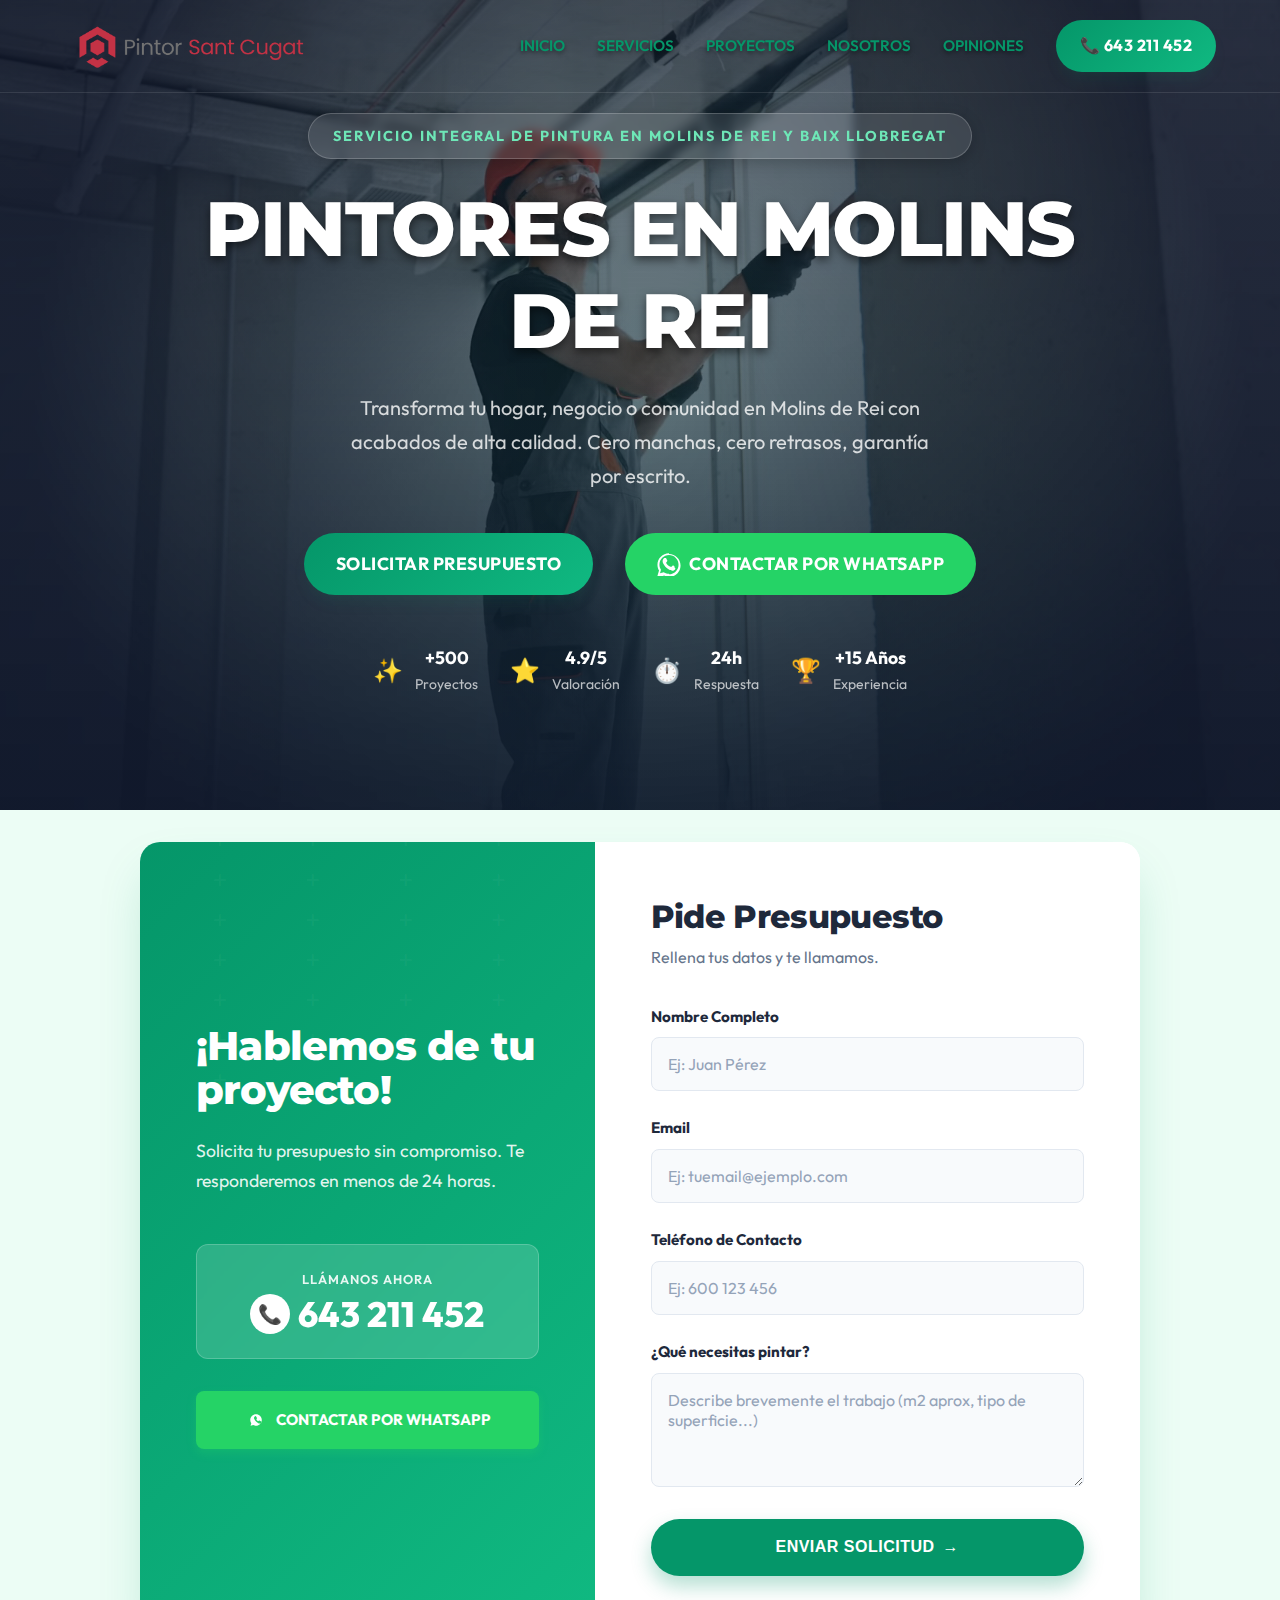
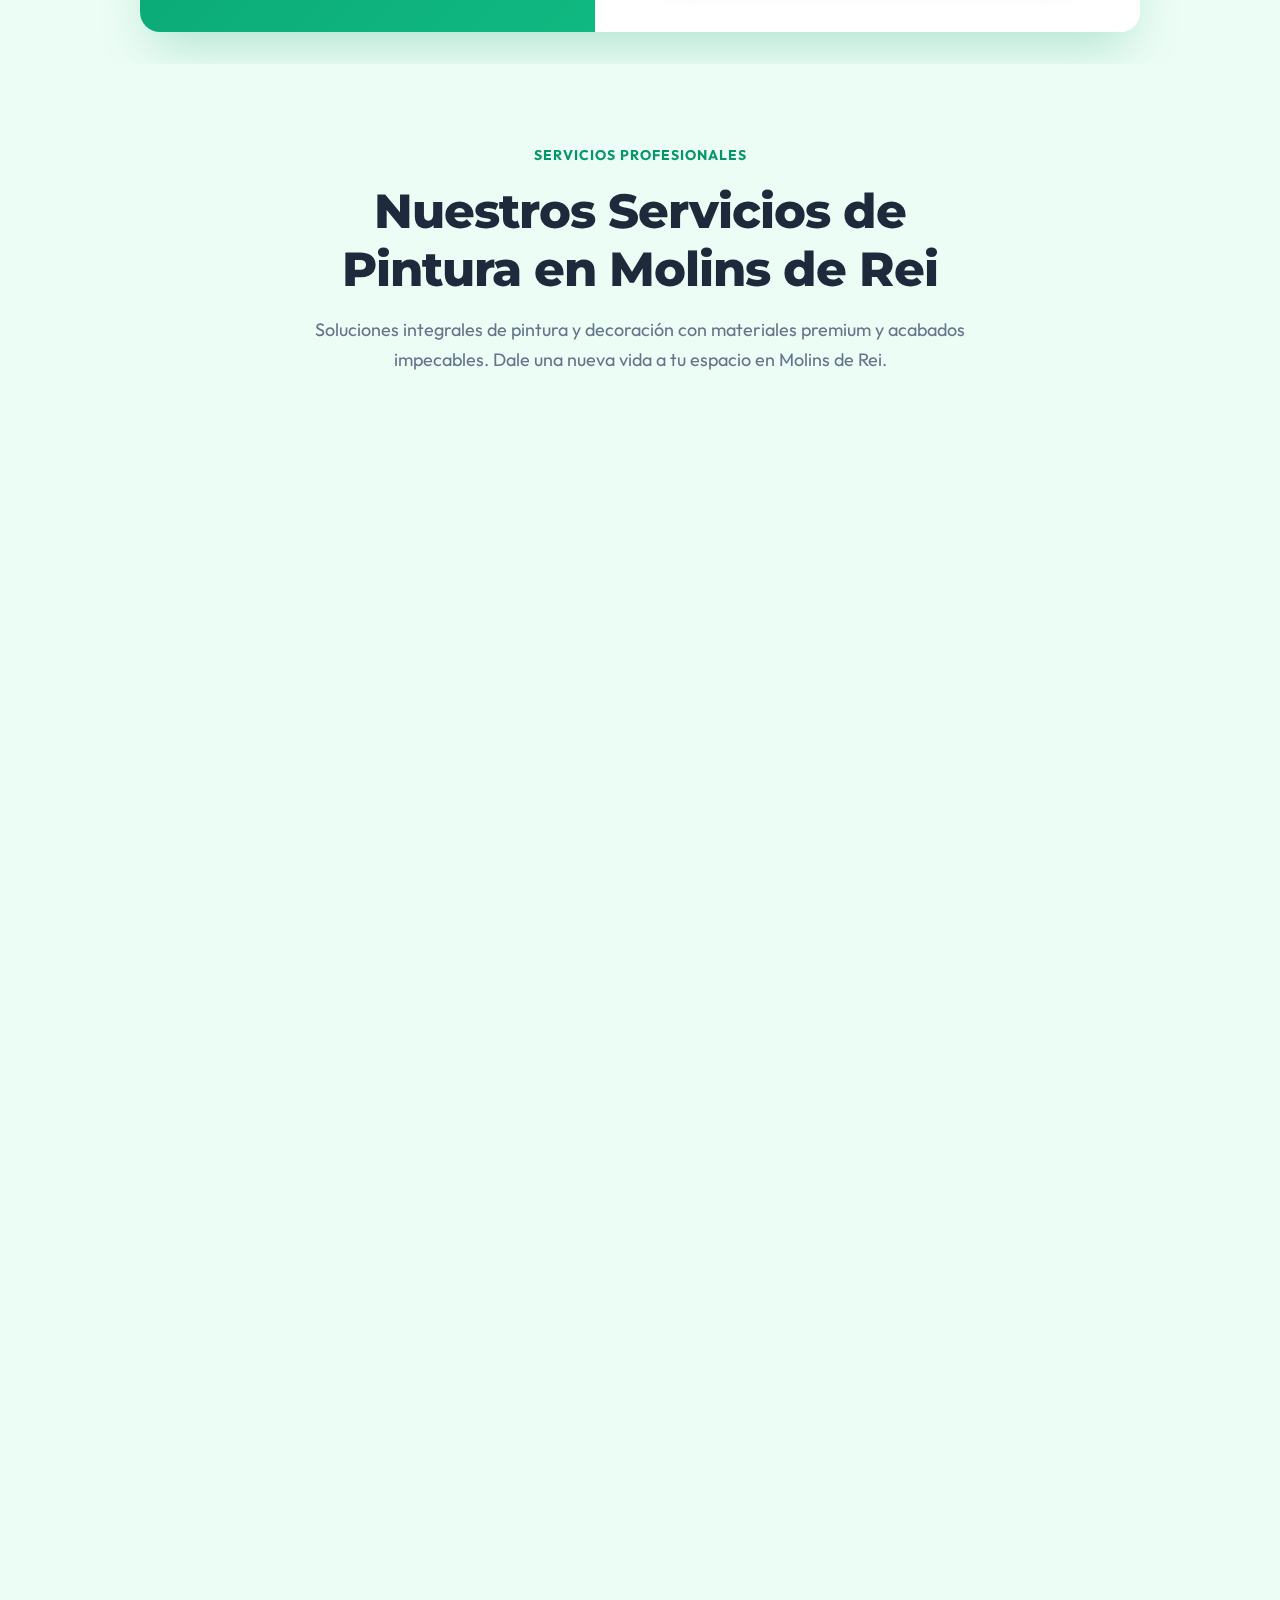
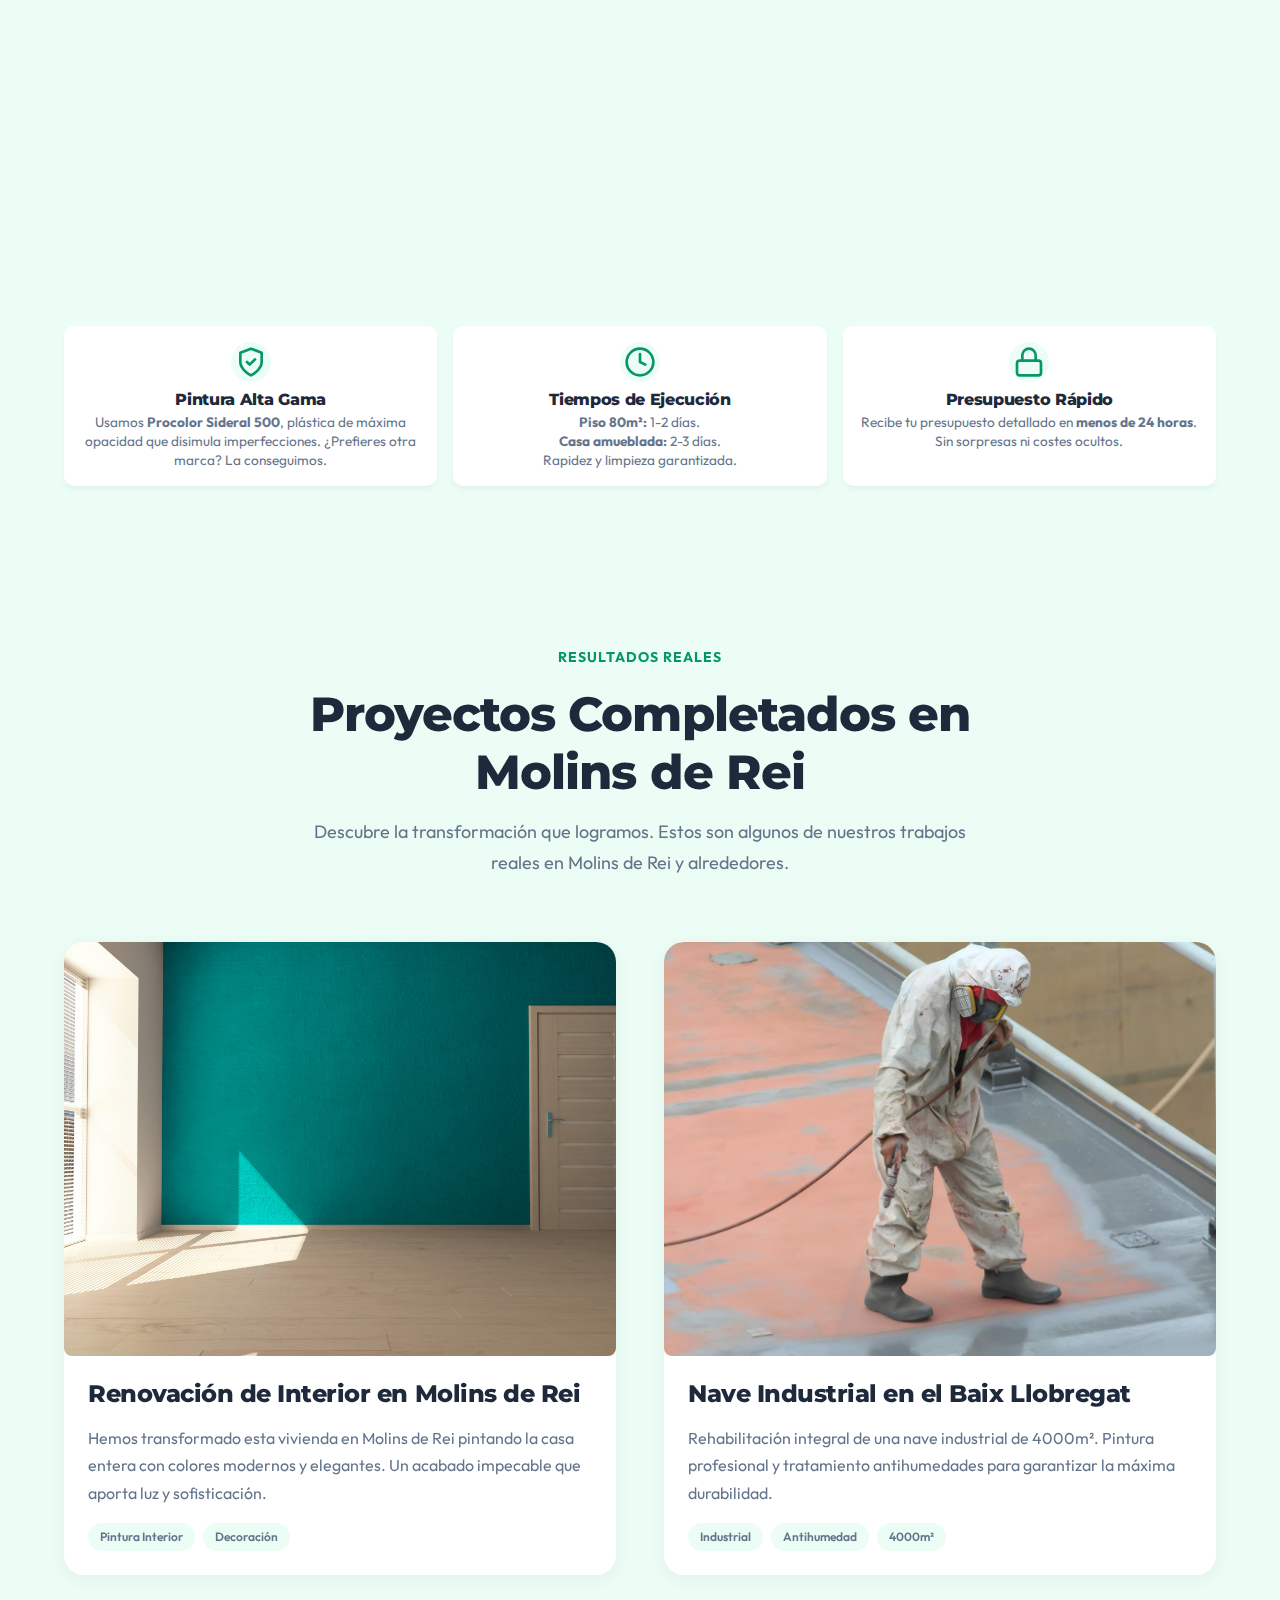
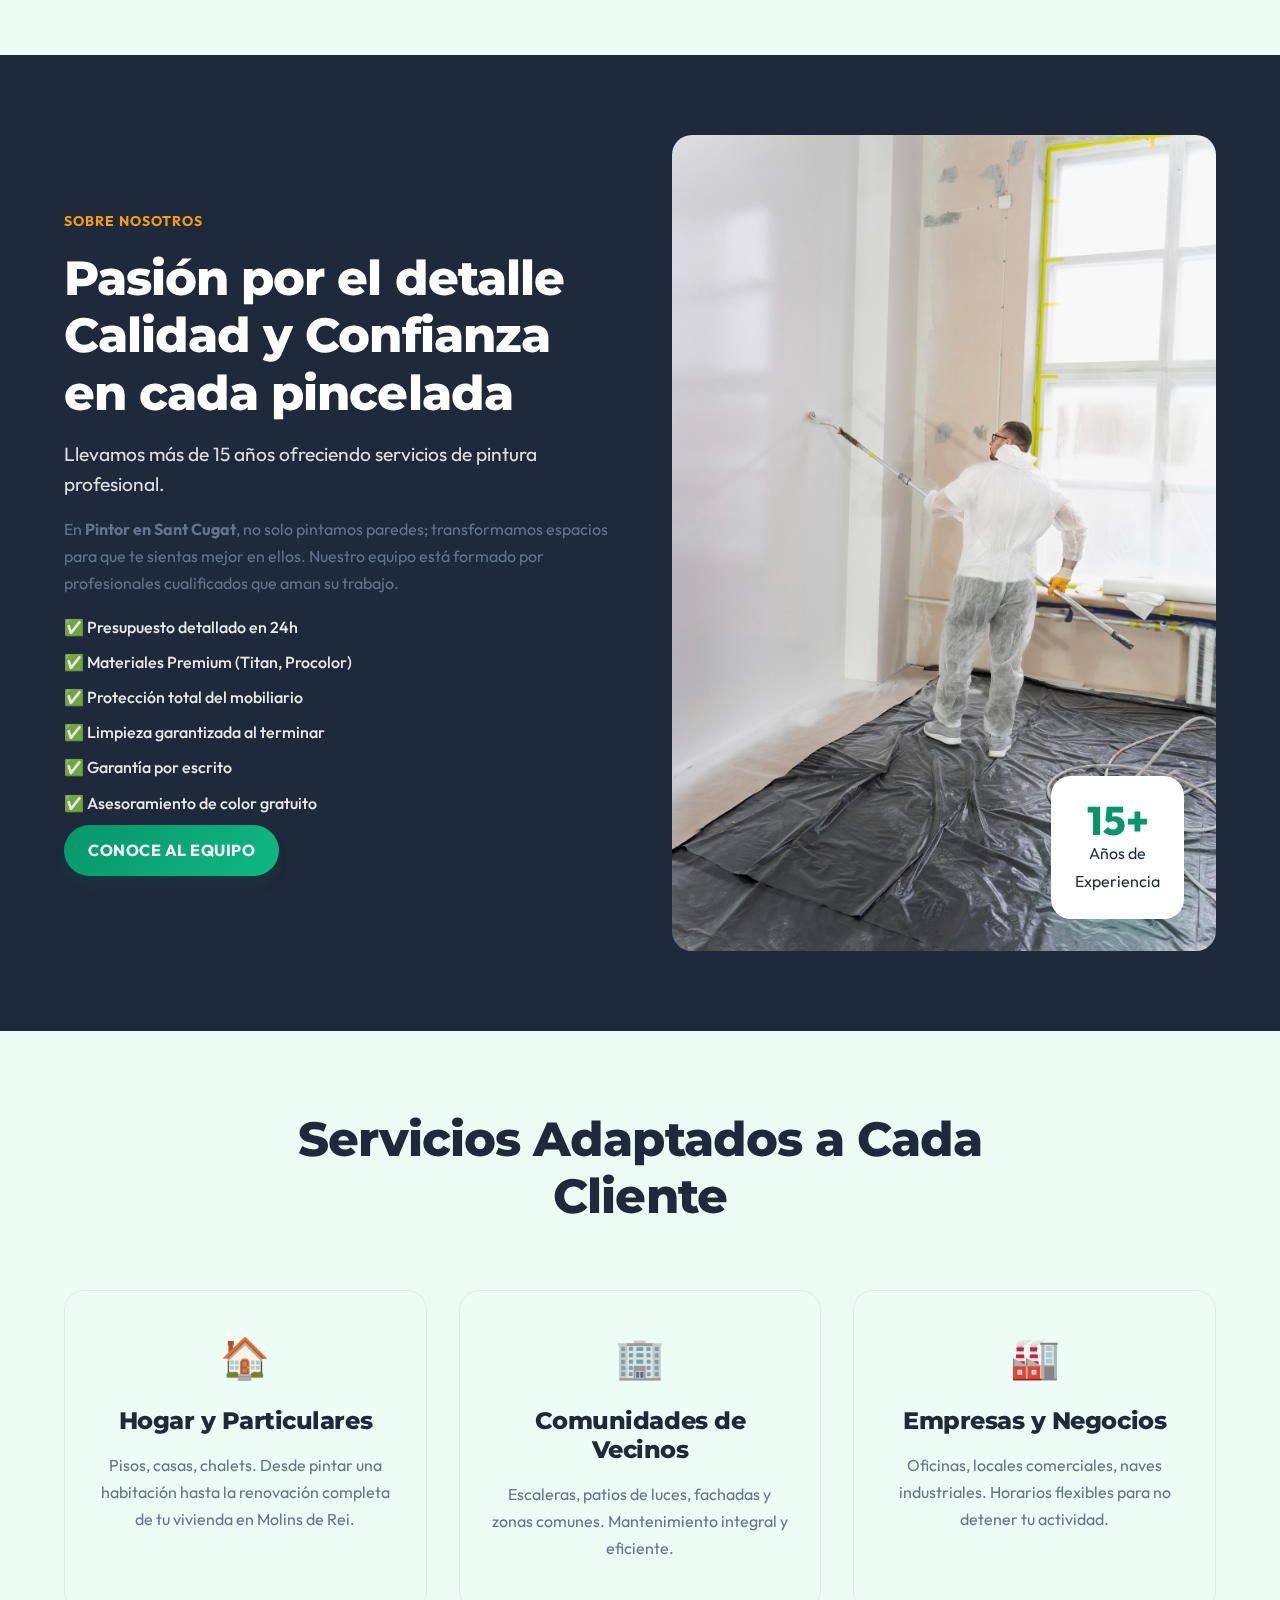
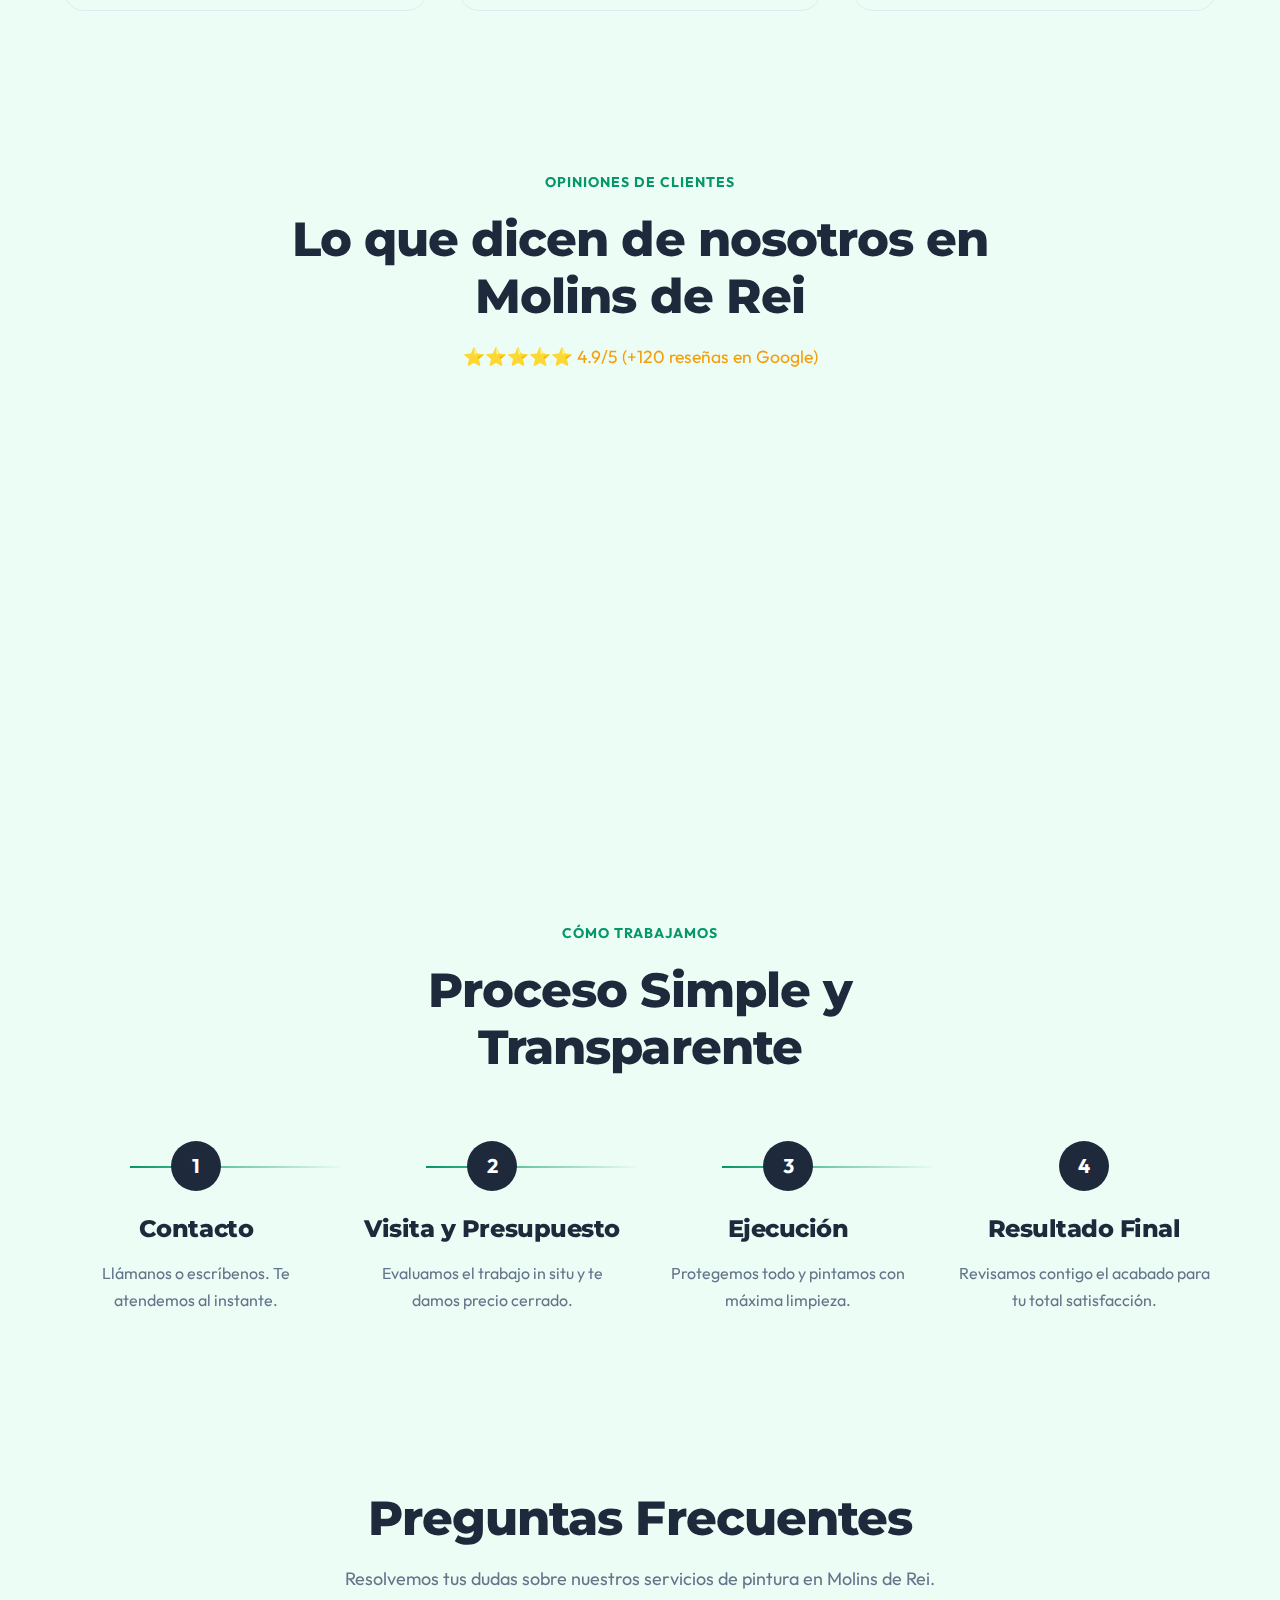
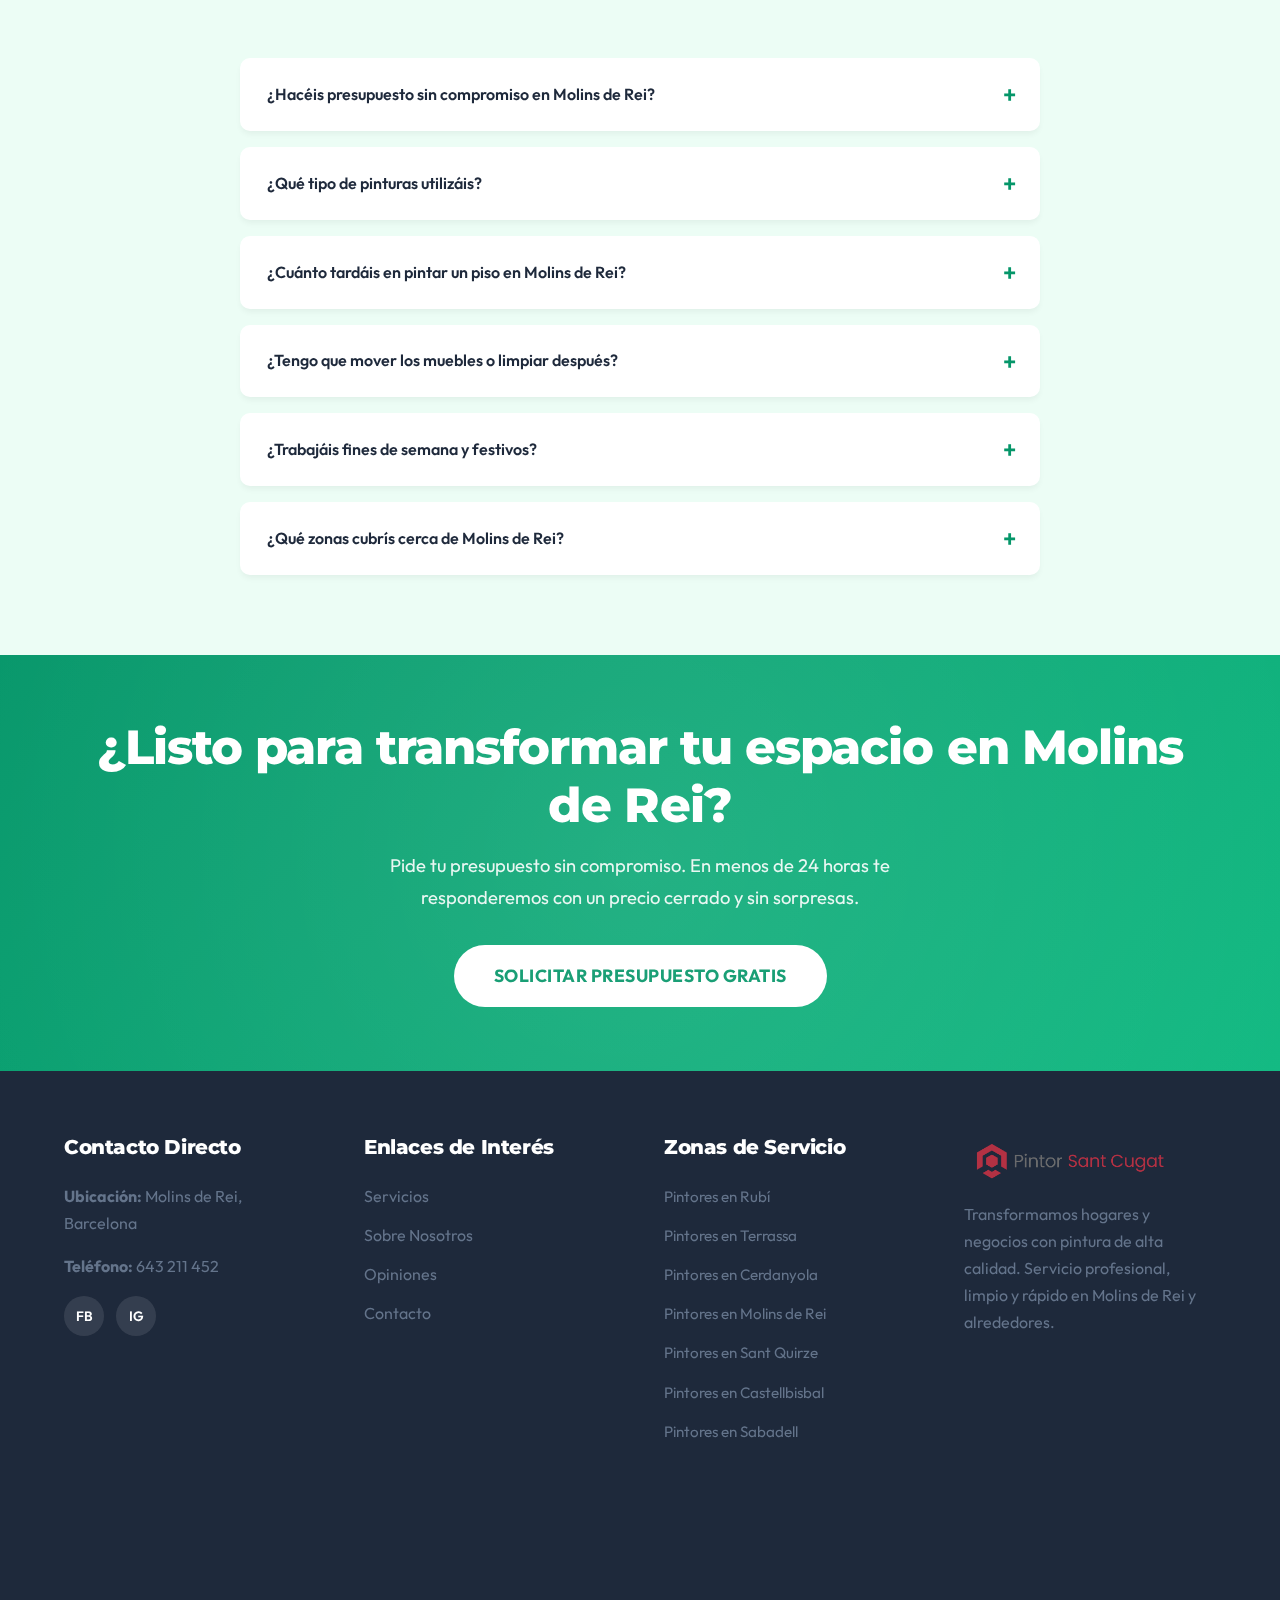
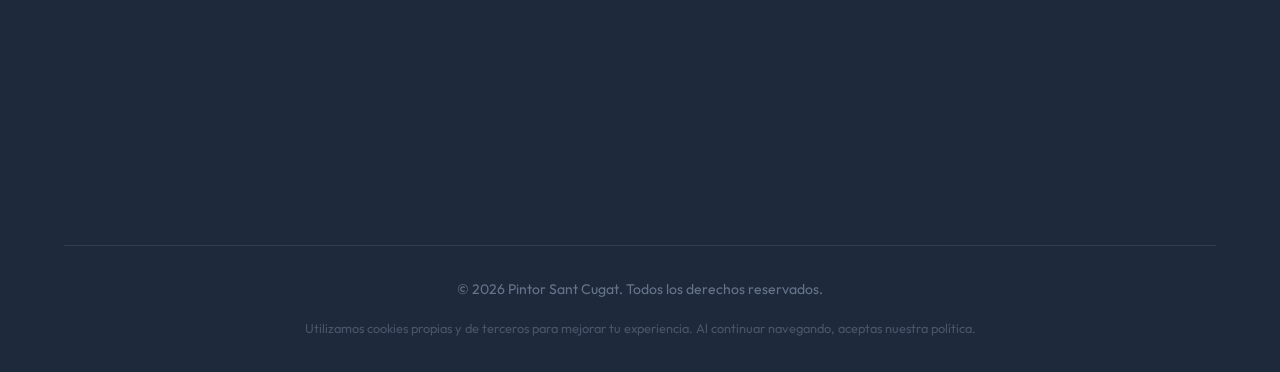
<file: pintor-molins-de-rei.html>
<!DOCTYPE html>
<html lang="es">

<head>
  <meta charset="UTF-8">
  <meta name="viewport" content="width=device-width, initial-scale=1.0">
  <meta http-equiv="X-UA-Compatible" content="IE=edge">

  <!-- SEO Meta Tags -->
  <title>Pintores en Molins de Rei | Presupuesto en 24h</title>
  <meta name="description"
    content="Pintores en Molins de Rei expertos en pintura interior, exterior, fachadas y comunidades. +15 años de experiencia. Presupuesto en 24h. Llama: 643 211 452">
  <meta name="keywords"
    content="pintor molins de rei, pintores molins de rei, pintura fachada molins de rei, alisar paredes molins de rei, pintor sant cugat">
  <meta name="author" content="Pintor Sant Cugat">
  <meta name="robots" content="index, follow">

  <!-- Open Graph -->
  <meta property="og:title" content="Pintores en Molins de Rei | Presupuesto en 24h">
  <meta property="og:description"
    content="Renueva tu hogar con los mejores pintores de Molins de Rei. Calidad, limpieza y garantía por escrito.">
  <meta property="og:type" content="website">
  <meta property="og:url" content="https://pintorsantcugat.es/pintor-molins-de-rei/">
  <meta property="og:locale" content="es_ES">
  <link rel="canonical" href="https://pintorsantcugat.es/pintor-molins-de-rei/">

  <!-- Favicons -->
  <link rel="icon" type="image/png" href="/favicon.ico">
  <meta name="theme-color" content="#059669">

  <!-- Styles -->
  <link rel="stylesheet" href="/styles.css">

  <!-- Fonts -->
  <link rel="preconnect" href="https://fonts.googleapis.com">
  <link rel="preconnect" href="https://fonts.gstatic.com" crossorigin>
  <link href="https://fonts.googleapis.com/css2?family=Montserrat:wght@400;500;700;800&family=Open+Sans:wght@400;600&display=swap" rel="stylesheet">
  <script type="application/ld+json">
{
  "@context": "https://schema.org",
  "@graph": [
    {
      "@type": ["LocalBusiness", "HousePainter"],
      "@id": "https://pintorsantcugat.es/pintor-molins-de-rei/#localbusiness",
      "name": "Pintor Sant Cugat - Pintores en Molins de Rei",
      "description": "Pintores profesionales en Molins de Rei con más de 15 años de experiencia. Especialistas en pintura interior, exterior, fachadas e impermeabilizaciones.",
      "url": "https://pintorsantcugat.es/pintor-molins-de-rei/",
      "image": "https://pintorsantcugat.es/pintorsantcugat.png",
      "logo": "https://pintorsantcugat.es/pintorsantcugat.png",
      "telephone": "+34643211452",
      "priceRange": "€€€",
      "address": {
        "@type": "PostalAddress",
        "addressLocality": "Molins de Rei",
        "addressRegion": "Barcelona",
        "addressCountry": "ES"
      },
      "geo": {
        "@type": "GeoCoordinates",
        "latitude": 41.4127,
        "longitude": 2.0145
      },
      "openingHoursSpecification": [
        {
          "@type": "OpeningHoursSpecification",
          "dayOfWeek": ["Monday","Tuesday","Wednesday","Thursday","Friday","Saturday","Sunday"],
          "opens": "00:00",
          "closes": "23:59"
        }
      ],
      "areaServed": [
        { "@type": "City", "name": "Sant Cugat del Vallès" },
        { "@type": "City", "name": "Molins de Rei" },
        { "@type": "City", "name": "Rubí" },
        { "@type": "City", "name": "Castellbisbal" },
        { "@type": "City", "name": "Terrassa" },
        { "@type": "City", "name": "Cerdanyola del Vallès" },
        { "@type": "City", "name": "Sant Quirze del Vallès" },
        { "@type": "City", "name": "Sabadell" }
      ],
      "knowsLanguage": ["es", "ca"],
      "sameAs": [],
      "hasOfferCatalog": {
        "@type": "OfferCatalog",
        "@id": "https://pintorsantcugat.es/pintor-molins-de-rei/#catalogo-servicios",
        "name": "Servicios de Pintura en Molins de Rei",
        "itemListElement": [
          { "@type": "Offer", "itemOffered": { "@type": "Service", "@id": "https://pintorsantcugat.es/pintor-molins-de-rei/#pintura-interior", "name": "Pintura Interior", "serviceType": "Pintura interior", "description": "Renovación completa de habitaciones, salones y pasillos con acabados impecables.", "areaServed": { "@type": "Place", "name": "Molins de Rei y alrededores" } } },
          { "@type": "Offer", "itemOffered": { "@type": "Service", "@id": "https://pintorsantcugat.es/pintor-molins-de-rei/#pintura-exterior-fachadas", "name": "Pintura Exterior y Fachadas", "serviceType": "Pintura exterior y fachadas", "description": "Rehabilitación de fachadas, protección contra humedades y pintura exterior duradera.", "areaServed": { "@type": "Place", "name": "Molins de Rei y alrededores" } } },
          { "@type": "Offer", "itemOffered": { "@type": "Service", "@id": "https://pintorsantcugat.es/pintor-molins-de-rei/#alisado-paredes", "name": "Alisado de Paredes", "serviceType": "Alisado y preparación de superficies", "description": "Eliminación de gotelé, reparación de grietas y preparación de superficies lisas.", "areaServed": { "@type": "Place", "name": "Molins de Rei y alrededores" } } },
          { "@type": "Offer", "itemOffered": { "@type": "Service", "@id": "https://pintorsantcugat.es/pintor-molins-de-rei/#pintura-decorativa", "name": "Pintura Decorativa", "serviceType": "Acabados decorativos", "description": "Estucos, efectos alta decoración, papel pintado y acabados exclusivos.", "areaServed": { "@type": "Place", "name": "Molins de Rei y alrededores" } } }
        ]
      }
    },
    { "@type": "Organization", "@id": "https://pintorsantcugat.es/#organization", "name": "Pintor Sant Cugat", "url": "https://pintorsantcugat.es/", "logo": "https://pintorsantcugat.es/pintorsantcugat.png", "telephone": "+34643211452" },
    { "@type": "WebSite", "@id": "https://pintorsantcugat.es/#website", "url": "https://pintorsantcugat.es/", "name": "Pintor Sant Cugat", "inLanguage": "es" }
  ]
}
</script>
  <script type="application/ld+json">
{
  "@context": "https://schema.org",
  "@type": "FAQPage",
  "mainEntity": [
    { "@type": "Question", "name": "¿Hacéis presupuesto sin compromiso en Molins de Rei?", "acceptedAnswer": { "@type": "Answer", "text": "Sí, totalmente gratuito y sin compromiso. Nos desplazamos a tu domicilio en Molins de Rei o alrededores para ver el trabajo y darte un precio cerrado en menos de 24 horas." } },
    { "@type": "Question", "name": "¿Cuánto tardáis en pintar un piso en Molins de Rei?", "acceptedAnswer": { "@type": "Answer", "text": "Un piso estándar de 80m² lo terminamos en 1-2 días. Si está amueblado, entre 2-3 días. Siempre cumplimos plazos." } },
    { "@type": "Question", "name": "¿Qué zonas cubrís cerca de Molins de Rei?", "acceptedAnswer": { "@type": "Answer", "text": "Además de Molins de Rei, trabajamos en Sant Cugat, Rubí, Terrassa, Sabadell, Cerdanyola, Castellbisbal, Sant Quirze y todo el Vallès Occidental." } }
  ]
}
</script>
</head>

<body>

  <!-- Header -->
  <header class="header">
    <div class="container">
      <div class="header-content">
        <a href="/" class="logo"><img src="/pintorsantcugat.png" alt="Pintor Sant Cugat" class="logo-img"></a>
        <nav class="nav">
          <button class="menu-toggle" aria-label="Menú">☰</button>
          <ul class="nav-menu">
            <li><a href="#inicio" class="active">Inicio</a></li>
            <li><a href="#servicios">Servicios</a></li>
            <li><a href="#proyectos">Proyectos</a></li>
            <li><a href="#nosotros">Nosotros</a></li>
            <li><a href="#opiniones">Opiniones</a></li>
            <li><a href="#contacto" class="btn btn-primary">📞 643 211 452</a></li>
          </ul>
        </nav>
      </div>
    </div>
  </header>

  <!-- Hero Section -->
  <section id="inicio" class="hero">
    <video autoplay muted loop playsinline class="hero-video"><source src="pintor.webm" type="video/webm"></video>
    <div class="hero-overlay"></div>
    <div class="container">
      <div class="hero-content">
        <span class="hero-label">SERVICIO INTEGRAL DE PINTURA EN MOLINS DE REI Y BAIX LLOBREGAT</span>
        <h1>PINTORES EN MOLINS DE REI</h1>
        <p class="hero-subtitle">Transforma tu hogar, negocio o comunidad en Molins de Rei con acabados de alta calidad. Cero manchas, cero retrasos, garantía por escrito.</p>
        <div class="hero-cta">
          <a href="#contacto" class="btn btn-primary btn-large">SOLICITAR PRESUPUESTO</a>
          <a href="https://wa.me/34643211452" class="btn btn-whatsapp btn-large" target="_blank">
            <svg width="24" height="24" viewBox="0 0 24 24" fill="currentColor" xmlns="http://www.w3.org/2000/svg" style="margin-right: 8px;"><path d="M17.472 14.382C17.112 14.011 16.351 13.527 15.98 13.527C15.609 13.527 15.248 13.986 14.887 14.382C14.526 14.778 13.815 14.868 12.836 14.453C11.857 14.038 10.524 12.922 9.77199 11.967C9.01999 11.012 9.04999 10.584 9.42099 10.213C9.79199 9.842 9.92599 9.545 10.153 9.277C10.38 9.009 10.421 8.841 10.277 8.573C10.133 8.305 9.41099 6.849 9.14299 6.313C8.87499 5.777 8.57599 6.045 8.35899 6.045C8.14199 6.045 7.91499 6.035 7.68799 6.035C7.46099 6.035 7.08999 6.134 6.78099 6.471C6.47199 6.808 5.60499 7.621 5.60499 9.277C5.60499 10.933 6.81099 12.539 6.98599 12.777C7.16099 13.015 9.33699 16.592 12.774 17.92C15.25 18.877 15.766 18.679 16.292 18.629C16.818 18.579 17.901 17.975 18.128 17.331C18.355 16.687 18.355 16.132 18.283 16.013C18.211 15.894 18.015 15.825 17.654 15.646L17.472 14.382ZM12.005 21.785C10.211 21.785 8.53299 21.319 7.07899 20.507L6.75799 20.316L3 21.31L4.01599 17.754L3.80499 17.419C2.91799 16.013 2.45299 14.379 2.45299 12.723C2.45299 7.426 6.73899 3.12 12.005 3.12C14.557 3.12 16.956 4.115 18.761 5.92C20.566 7.725 21.561 10.124 21.561 12.677C21.561 17.974 17.275 22.28 12.005 22.28V21.785ZM12.005 1.13C5.63599 1.13 0.463989 6.302 0.463989 12.671C0.463989 14.704 0.989989 16.687 2.01099 18.462L0 25.5L7.22299 23.606C8.87399 24.508 10.665 24.984 12.005 24.984C18.374 24.984 23.546 19.812 23.546 13.443C23.546 7.074 18.374 1.902 12.005 1.902V1.13Z"/></svg>
            CONTACTAR POR WHATSAPP
          </a>
        </div>
        <div class="hero-features">
          <div class="feature"><span class="feature-icon">✨</span><div class="feature-text"><strong>+500</strong> Proyectos</div></div>
          <div class="feature"><span class="feature-icon">⭐</span><div class="feature-text"><strong>4.9/5</strong> Valoración</div></div>
          <div class="feature"><span class="feature-icon">⏱️</span><div class="feature-text"><strong>24h</strong> Respuesta</div></div>
          <div class="feature"><span class="feature-icon">🏆</span><div class="feature-text"><strong>+15 Años</strong> Experiencia</div></div>
        </div>
      </div>
    </div>
  </section>

  <!-- Contact Section -->
  <section id="contacto" class="section bg-light" style="padding-top: 2rem; padding-bottom: 2rem;">
    <div class="container">
      <div class="modern-contact-card">
        <div class="contact-info-side">
          <h2>¡Hablemos de tu proyecto!</h2>
          <p>Solicita tu presupuesto sin compromiso. Te responderemos en menos de 24 horas.</p>
          <div class="contact-cta-box"><span class="label-small">LLÁMANOS AHORA</span><a href="tel:643211452" class="phone-number-large"><div class="phone-icon-circle">📞</div>643 211 452</a></div>
          <a href="https://wa.me/34643211452" class="btn-whatsapp-full" target="_blank"><svg width="24" height="24" fill="currentColor" viewBox="0 0 24 24"><path d="M12.031 6.172c-3.181 0-5.767 2.586-5.768 5.766-.001 1.298.38 2.27 1.019 3.287l-.711 2.592 2.654-.696c1.001.54 1.973.652 2.806.652 3.18 0 5.765-2.587 5.765-5.766.001-3.181-2.585-5.765-5.765-5.765zM17.472 14.382c-.297.949-1.408 1.451-2.481 1.082l-.246-.074c-1.027-.337-2.022-1.083-2.736-1.796-.714-.714-1.459-1.709-1.796-2.736l-.074-.247c-.368-1.072.133-2.183 1.082-2.48l.196-.045c.199-.036.402.046.518.21.36.51.685 1.066.963 1.652.126.265.043.58-.184.774l-.246.21c-.166.141-.2.378-.08.572.399.645.922 1.168 1.567 1.567.194.12.431.086.572-.08l.21-.246c.194-.227.509-.31.774-.184.586.278 1.142.603 1.652.963.164.116.246.319.21.518l-.045.196z"/></svg>CONTACTAR POR WHATSAPP</a>
        </div>
        <div class="contact-form-side">
          <h3>Pide Presupuesto</h3><p>Rellena tus datos y te llamamos.</p>
          <form class="contact-form" action="https://formspree.io/f/xkoowqje" method="POST">
            <div class="form-group"><label>Nombre Completo</label><input type="text" name="name" placeholder="Ej: Juan Pérez" required></div>
            <div class="form-group"><label>Email</label><input type="email" name="email" placeholder="Ej: tuemail@ejemplo.com" required></div>
            <div class="form-group"><label>Teléfono de Contacto</label><input type="tel" name="phone" placeholder="Ej: 600 123 456" required></div>
            <div class="form-group"><label>¿Qué necesitas pintar?</label><textarea name="message" rows="4" placeholder="Describe brevemente el trabajo (m2 aprox, tipo de superficie...)" required></textarea></div>
            <button type="submit" class="btn-submit">ENVIAR SOLICITUD <span>→</span></button>
          </form>
        </div>
      </div>
    </div>
  </section>

  <!-- Services Section -->
  <section id="servicios" class="section bg-light">
    <div class="container">
      <div class="section-title"><span class="section-tag">Servicios Profesionales</span><h2>Nuestros Servicios de Pintura en Molins de Rei</h2><p class="section-subtitle">Soluciones integrales de pintura y decoración con materiales premium y acabados impecables. Dale una nueva vida a tu espacio en Molins de Rei.</p></div>
      <div class="cards-grid">
        <div class="card"><div class="card-image" style="background-image: url('/pinturainterior.jpg');"></div><div class="card-content"><h3 class="card-title">Pintura Interior</h3><p class="card-text">Habitaciones, salones y pasillos como nuevos. Acabados perfectos, sin olores y en tiempo récord.</p><a href="#contacto" class="btn-link">Más Información →</a></div></div>
        <div class="card"><div class="card-image" style="background-image: url('/pinturaexterior.jpg');"></div><div class="card-content"><h3 class="card-title">Pintura Exterior y Fachadas</h3><p class="card-text">Fachadas que vuelven a lucir como el primer día. Protección contra lluvia, sol y humedades.</p><a href="#contacto" class="btn-link">Más Información →</a></div></div>
        <div class="card"><div class="card-image" style="background-image: url('/45508.jpg');"></div><div class="card-content"><h3 class="card-title">Comunidades de Vecinos</h3><p class="card-text">Escaleras, patios y zonas comunes impecables. Trabajamos rápido y sin molestar a los vecinos.</p><a href="#contacto" class="btn-link">Más Información →</a></div></div>
        <div class="card"><div class="card-image" style="background-image: url('/alisadoparedes.jpg');"></div><div class="card-content"><h3 class="card-title">Alisado de Paredes</h3><p class="card-text">Adiós al gotelé. Paredes lisas, modernas y listas para pintar con el acabado que quieras.</p><a href="#contacto" class="btn-link">Más Información →</a></div></div>
        <div class="card"><div class="card-image" style="background-image: url('/pinturadecorativa.jpg');"></div><div class="card-content"><h3 class="card-title">Pintura Decorativa</h3><p class="card-text">Estucos venecianos, microcemento, papel pintado y efectos exclusivos que marcan la diferencia.</p><a href="#contacto" class="btn-link">Más Información →</a></div></div>
        <div class="card"><div class="card-image" style="background-image: url('/pinturaindustrial.jpg');"></div><div class="card-content"><h3 class="card-title">Pintura Industrial</h3><p class="card-text">Naves, suelos epoxi, señalización y protección de estructuras. Trabajamos en fines de semana.</p><a href="#contacto" class="btn-link">Más Información →</a></div></div>
        <div class="card"><div class="card-image" style="background-image: url('/impermeabilizaciones.jpg');"></div><div class="card-content"><h3 class="card-title">Impermeabilizaciones</h3><p class="card-text">Se acabaron las goteras. Protección total para cubiertas, terrazas y tejados con garantía.</p><a href="#contacto" class="btn-link">Más Información →</a></div></div>
        <div class="card"><div class="card-image" style="background-image: url('/antihumedad.jpg');"></div><div class="card-content"><h3 class="card-title">Tratamientos Antihumedad</h3><p class="card-text">Eliminamos humedades de raíz: condensación, capilaridad y filtraciones. Solución definitiva.</p><a href="#contacto" class="btn-link">Más Información →</a></div></div>
        <div class="card card-cta-blue"><div class="card-content"><h3 class="card-title text-white">¿Podemos ayudarte en algo?</h3><p class="card-text text-white">Contáctanos y seguro que encontramos la manera de ayudarte.</p><a href="#contacto" class="btn btn-white mt-2">Contactar Ahora</a></div></div>
      </div>
    </div>
  </section>

  <!-- Value Proposition -->
  <section class="section section-values">
    <div class="container">
      <div class="values-grid">
        <div class="value-item"><div class="value-icon"><svg xmlns="http://www.w3.org/2000/svg" width="32" height="32" viewBox="0 0 24 24" fill="none" stroke="currentColor" stroke-width="2" stroke-linecap="round" stroke-linejoin="round"><path d="M12 22s8-4 8-10V5l-8-3-8 3v7c0 6 8 10 8 10z"/><path d="m9 12 2 2 4-4"/></svg></div><h3>Pintura Alta Gama</h3><p>Usamos <strong>Procolor Sideral 500</strong>, plástica de máxima opacidad que disimula imperfecciones. ¿Prefieres otra marca? La conseguimos.</p></div>
        <div class="value-item"><div class="value-icon"><svg xmlns="http://www.w3.org/2000/svg" width="32" height="32" viewBox="0 0 24 24" fill="none" stroke="currentColor" stroke-width="2" stroke-linecap="round" stroke-linejoin="round"><circle cx="12" cy="12" r="10"/><polyline points="12 6 12 12 16 14"/></svg></div><h3>Tiempos de Ejecución</h3><p><strong>Piso 80m²:</strong> 1-2 días.<br><strong>Casa amueblada:</strong> 2-3 días.<br>Rapidez y limpieza garantizada.</p></div>
        <div class="value-item"><div class="value-icon"><svg xmlns="http://www.w3.org/2000/svg" width="32" height="32" viewBox="0 0 24 24" fill="none" stroke="currentColor" stroke-width="2" stroke-linecap="round" stroke-linejoin="round"><rect x="3" y="11" width="18" height="11" rx="2" ry="2"/><path d="M7 11V7a5 5 0 0 1 10 0v4"/></svg></div><h3>Presupuesto Rápido</h3><p>Recibe tu presupuesto detallado en <strong>menos de 24 horas</strong>. Sin sorpresas ni costes ocultos.</p></div>
      </div>
    </div>
  </section>

  <!-- Projects Section -->
  <section id="proyectos" class="section bg-light">
    <div class="container">
      <div class="section-title"><span class="section-tag">Resultados Reales</span><h2>Proyectos Completados en Molins de Rei</h2><p class="section-subtitle">Descubre la transformación que logramos. Estos son algunos de nuestros trabajos reales en Molins de Rei y alrededores.</p></div>
      <div class="comparison-grid">
        <div class="comparison-card"><div class="project-image-container"><img src="/pinturahabitacion.jpg" alt="Pintura de habitación en Molins de Rei" style="width: 100%; height: auto; display: block; border-radius: 8px; aspect-ratio: 4/3; object-fit: cover;"></div><div class="project-details"><h3>Renovación de Interior en Molins de Rei</h3><p>Hemos transformado esta vivienda en Molins de Rei pintando la casa entera con colores modernos y elegantes. Un acabado impecable que aporta luz y sofisticación.</p><div class="project-tags"><span class="tag">Pintura Interior</span><span class="tag">Decoración</span></div></div></div>
        <div class="comparison-card"><div class="project-image-container"><img src="/pinturanaveind.jpg" alt="Nave industrial cerca de Molins de Rei" style="width: 100%; height: auto; display: block; border-radius: 8px; aspect-ratio: 4/3; object-fit: cover;"></div><div class="project-details"><h3>Nave Industrial en el Baix Llobregat</h3><p>Rehabilitación integral de una nave industrial de 4000m². Pintura profesional y tratamiento antihumedades para garantizar la máxima durabilidad.</p><div class="project-tags"><span class="tag">Industrial</span><span class="tag">Antihumedad</span><span class="tag">4000m²</span></div></div></div>
      </div>
    </div>
  </section>

  <!-- About Section -->
  <section id="nosotros" class="section bg-dark text-white">
    <div class="container">
      <div class="about-grid">
        <div class="about-content">
          <span class="section-tag tag-light">Sobre Nosotros</span>
          <h2>Pasión por el detalle <br>Calidad y Confianza en cada pincelada</h2>
          <p class="lead">Llevamos más de 15 años ofreciendo servicios de pintura profesional.</p>
          <p>En <strong>Pintor en Sant Cugat</strong>, no solo pintamos paredes; transformamos espacios para que te sientas mejor en ellos. Nuestro equipo está formado por profesionales cualificados que aman su trabajo.</p>
          <ul class="check-list"><li>✅ Presupuesto detallado en 24h</li><li>✅ Materiales Premium (Titan, Procolor)</li><li>✅ Protección total del mobiliario</li><li>✅ Limpieza garantizada al terminar</li><li>✅ Garantía por escrito</li><li>✅ Asesoramiento de color gratuito</li></ul>
          <a href="#contacto" class="btn btn-primary">Conoce al Equipo</a>
        </div>
        <div class="about-image"><img src="/2149344030.jpg" alt="Equipo de Pintores en Molins de Rei"><div class="experience-badge"><span class="years">15+</span><span class="text">Años de<br>Experiencia</span></div></div>
      </div>
    </div>
  </section>

  <!-- Segments -->
  <section class="section">
    <div class="container">
      <div class="section-title"><h2>Servicios Adaptados a Cada Cliente</h2></div>
      <div class="segments-grid">
        <div class="segment"><div class="segment-icon">🏠</div><h3>Hogar y Particulares</h3><p>Pisos, casas, chalets. Desde pintar una habitación hasta la renovación completa de tu vivienda en Molins de Rei.</p></div>
        <div class="segment"><div class="segment-icon">🏢</div><h3>Comunidades de Vecinos</h3><p>Escaleras, patios de luces, fachadas y zonas comunes. Mantenimiento integral y eficiente.</p></div>
        <div class="segment"><div class="segment-icon">🏭</div><h3>Empresas y Negocios</h3><p>Oficinas, locales comerciales, naves industriales. Horarios flexibles para no detener tu actividad.</p></div>
      </div>
    </div>
  </section>

  <!-- Testimonials -->
  <section id="opiniones" class="section bg-light">
    <div class="container">
      <div class="section-title"><span class="section-tag">Opiniones de Clientes</span><h2>Lo que dicen de nosotros en Molins de Rei</h2><div class="rating-stars">⭐⭐⭐⭐⭐ 4.9/5 (+120 reseñas en Google)</div></div>
      <div class="testimonials-wrapper">
        <div class="testimonials-grid">
          <div class="testimonial-card"><div class="testimonial-quote-icon">"</div><div class="testimonial-text">Pintaron nuestro piso en Molins de Rei en dos días. El resultado es espectacular, paredes perfectas y una limpieza impecable.</div><div class="testimonial-author"><div class="author-avatar">RL</div><div class="author-info"><strong>Rosa López</strong><span>Propietaria en Molins de Rei</span></div></div></div>
          <div class="testimonial-card"><div class="testimonial-quote-icon">"</div><div class="testimonial-text">Rehabilitaron la fachada de nuestra comunidad en Molins de Rei. Trabajo impecable, buen precio y cumplieron con los plazos.</div><div class="testimonial-author"><div class="author-avatar">JT</div><div class="author-info"><strong>Jordi Torres</strong><span>Presidente de Comunidad</span></div></div></div>
          <div class="testimonial-card"><div class="testimonial-quote-icon">"</div><div class="testimonial-text">Pintaron nuestro restaurante en Molins de Rei sin interrumpir el servicio. Profesionales de verdad, muy recomendables.</div><div class="testimonial-author"><div class="author-avatar">AM</div><div class="author-info"><strong>Ana Moreno</strong><span>Empresaria en Molins de Rei</span></div></div></div>
        </div>
      </div>
    </div>
  </section>

  <!-- Process -->
  <section class="section">
    <div class="container">
      <div class="section-title"><span class="section-tag">Cómo Trabajamos</span><h2>Proceso Simple y Transparente</h2></div>
      <div class="process-steps">
        <div class="step"><div class="step-number">1</div><h3>Contacto</h3><p>Llámanos o escríbenos. Te atendemos al instante.</p></div>
        <div class="step"><div class="step-number">2</div><h3>Visita y Presupuesto</h3><p>Evaluamos el trabajo in situ y te damos precio cerrado.</p></div>
        <div class="step"><div class="step-number">3</div><h3>Ejecución</h3><p>Protegemos todo y pintamos con máxima limpieza.</p></div>
        <div class="step"><div class="step-number">4</div><h3>Resultado Final</h3><p>Revisamos contigo el acabado para tu total satisfacción.</p></div>
      </div>
    </div>
  </section>

  <!-- FAQ -->
  <section class="section bg-light">
    <div class="container">
      <div class="section-title"><h2>Preguntas Frecuentes</h2><p class="section-subtitle">Resolvemos tus dudas sobre nuestros servicios de pintura en Molins de Rei.</p></div>
      <div class="faq-grid">
        <details class="faq-item"><summary>¿Hacéis presupuesto sin compromiso en Molins de Rei?</summary><p>Sí, totalmente gratuito y sin compromiso. Nos desplazamos a tu domicilio en Molins de Rei o alrededores para ver el trabajo y darte un precio cerrado en menos de 24 horas.</p></details>
        <details class="faq-item"><summary>¿Qué tipo de pinturas utilizáis?</summary><p>Trabajamos con marcas premium como Procolor Sideral 500, Titan y Valentine. Si prefieres otra marca o acabado especial, la conseguimos sin problema.</p></details>
        <details class="faq-item"><summary>¿Cuánto tardáis en pintar un piso en Molins de Rei?</summary><p>Un piso estándar de 80m² lo terminamos en 1-2 días. Si está amueblado, entre 2-3 días. Siempre cumplimos plazos.</p></details>
        <details class="faq-item"><summary>¿Tengo que mover los muebles o limpiar después?</summary><p>No te preocupes de nada. Nosotros protegemos todo el mobiliario antes de empezar y dejamos la vivienda completamente limpia al terminar.</p></details>
        <details class="faq-item"><summary>¿Trabajáis fines de semana y festivos?</summary><p>Sí, nos adaptamos a tu horario. Para negocios y oficinas, trabajamos en fin de semana para no interrumpir tu actividad.</p></details>
        <details class="faq-item"><summary>¿Qué zonas cubrís cerca de Molins de Rei?</summary><p>Además de Molins de Rei, trabajamos en Sant Cugat, Rubí, Terrassa, Sabadell, Cerdanyola, Castellbisbal, Sant Quirze y todo el Vallès Occidental.</p></details>
      </div>
    </div>
  </section>

  <!-- CTA Banner -->
  <section class="cta-banner">
    <div class="container">
      <h2>¿Listo para transformar tu espacio en Molins de Rei?</h2>
      <p>Pide tu presupuesto sin compromiso. En menos de 24 horas te responderemos con un precio cerrado y sin sorpresas.</p>
      <a href="#contacto" class="btn">SOLICITAR PRESUPUESTO GRATIS</a>
    </div>
  </section>

  <!-- Footer -->
  <footer class="footer">
    <div class="container">
      <div class="footer-grid">
        <div class="footer-col"><h3>Contacto Directo</h3><p><strong>Ubicación:</strong> Molins de Rei, Barcelona</p><p><strong>Teléfono:</strong> <a href="tel:+34643211452">643 211 452</a></p><div class="social-links"><a href="#">FB</a><a href="#">IG</a></div></div>
        <div class="footer-col"><h3>Enlaces de Interés</h3><ul><li><a href="#servicios">Servicios</a></li><li><a href="#nosotros">Sobre Nosotros</a></li><li><a href="#opiniones">Opiniones</a></li><li><a href="#contacto">Contacto</a></li></ul></div>
        <div class="footer-col">
          <h3>Zonas de Servicio</h3>
          <ul class="footer-links-list">
            <li><a href="/pintor-rubi">Pintores en Rubí</a></li>
            <li><a href="/pintor-terrassa">Pintores en Terrassa</a></li>
            <li><a href="/pintor-cerdanyola">Pintores en Cerdanyola</a></li>
            <li><a href="/pintor-molins-de-rei">Pintores en Molins de Rei</a></li>
            <li><a href="/pintor-sant-quirze">Pintores en Sant Quirze</a></li>
            <li><a href="/pintor-castellbisbal">Pintores en Castellbisbal</a></li>
            <li><a href="/pintor-sabadell">Pintores en Sabadell</a></li>
          </ul>
        </div>
        <div class="footer-col"><a href="/" class="footer-logo-link"><img src="/pintorsantcugat.png" alt="Pintor Sant Cugat" class="footer-logo"></a><p>Transformamos hogares y negocios con pintura de alta calidad. Servicio profesional, limpio y rápido en Molins de Rei y alrededores.</p></div>
      </div>
      <div class="footer-map" style="margin-bottom: 2rem; text-align: center;">
        <iframe src="https://www.google.com/maps/embed?pb=!1m18!1m12!1m3!1d23920.96!2d2.0145!3d41.4127!2m3!1f0!2f0!3f0!3m2!1i1024!2i768!4f13.1!3m3!1m2!1s0x12a49e8b6cdb4e55%3A0x40818e0fa5a5d40!2sMolins%20de%20Rei%2C%20Barcelona!5e0!3m2!1ses!2ses" width="100%" height="300" style="border:0; max-width: 400px;" allowfullscreen="" loading="lazy" referrerpolicy="no-referrer-when-downgrade"></iframe>
      </div>
      <div class="footer-bottom"><p>&copy; 2026 Pintor Sant Cugat. Todos los derechos reservados.</p><p class="cookie-notice">Utilizamos cookies propias y de terceros para mejorar tu experiencia. Al continuar navegando, aceptas nuestra política.</p></div>
    </div>
  </footer>

  <a href="https://wa.me/34643211452" class="floating-call-btn" target="_blank" aria-label="WhatsApp"><svg xmlns="http://www.w3.org/2000/svg" width="24" height="24" viewBox="0 0 24 24" fill="currentColor"><path d="M.057 24l1.687-6.163c-1.041-1.804-1.588-3.849-1.587-5.946.003-6.556 5.338-11.891 11.893-11.891 3.181.001 6.167 1.24 8.413 3.488 2.245 2.248 3.481 5.236 3.48 8.414-.003 6.557-5.338 11.892-11.893 11.892-1.99-.001-3.951-.5-5.688-1.448l-6.305 1.654zm6.597-3.807c1.676.995 3.276 1.591 5.392 1.592 5.448 0 9.886-4.434 9.889-9.885.002-5.462-4.415-9.89-9.881-9.892-5.452 0-9.887 4.434-9.889 9.884-.001 2.225.651 3.891 1.746 5.634l-.999 3.648 3.742-.981zm11.387-5.464c-.074-.124-.272-.198-.57-.347-.297-.149-1.758-.868-2.031-.967-.272-.099-.47-.149-.669.149-.198.297-.768.967-.941 1.165-.173.198-.347.223-.644.074-.297-.149-1.255-.462-2.39-1.475-.883-.788-1.48-1.761-1.653-2.059-.173-.297-.018-.458.13-.606.134-.133.297-.347.446-.521.151-.172.2-.296.3-.495.099-.198.05-.372-.025-.521-.075-.148-.669-1.611-.916-2.206-.242-.579-.487-.501-.669-.51l-.57-.01c-.198 0-.52.074-.792.372s-1.04 1.016-1.04 2.479 1.065 2.876 1.213 3.074c.149.198 2.095 3.2 5.076 4.487.709.306 1.263.489 1.694.626.712.226 1.36.194 1.872.118.571-.085 1.758-.719 2.006-1.413.248-.695.248-1.29.173-1.414z"/></svg></a>

  <script src="/scripts.js"></script>
</body>

</html>
</file>
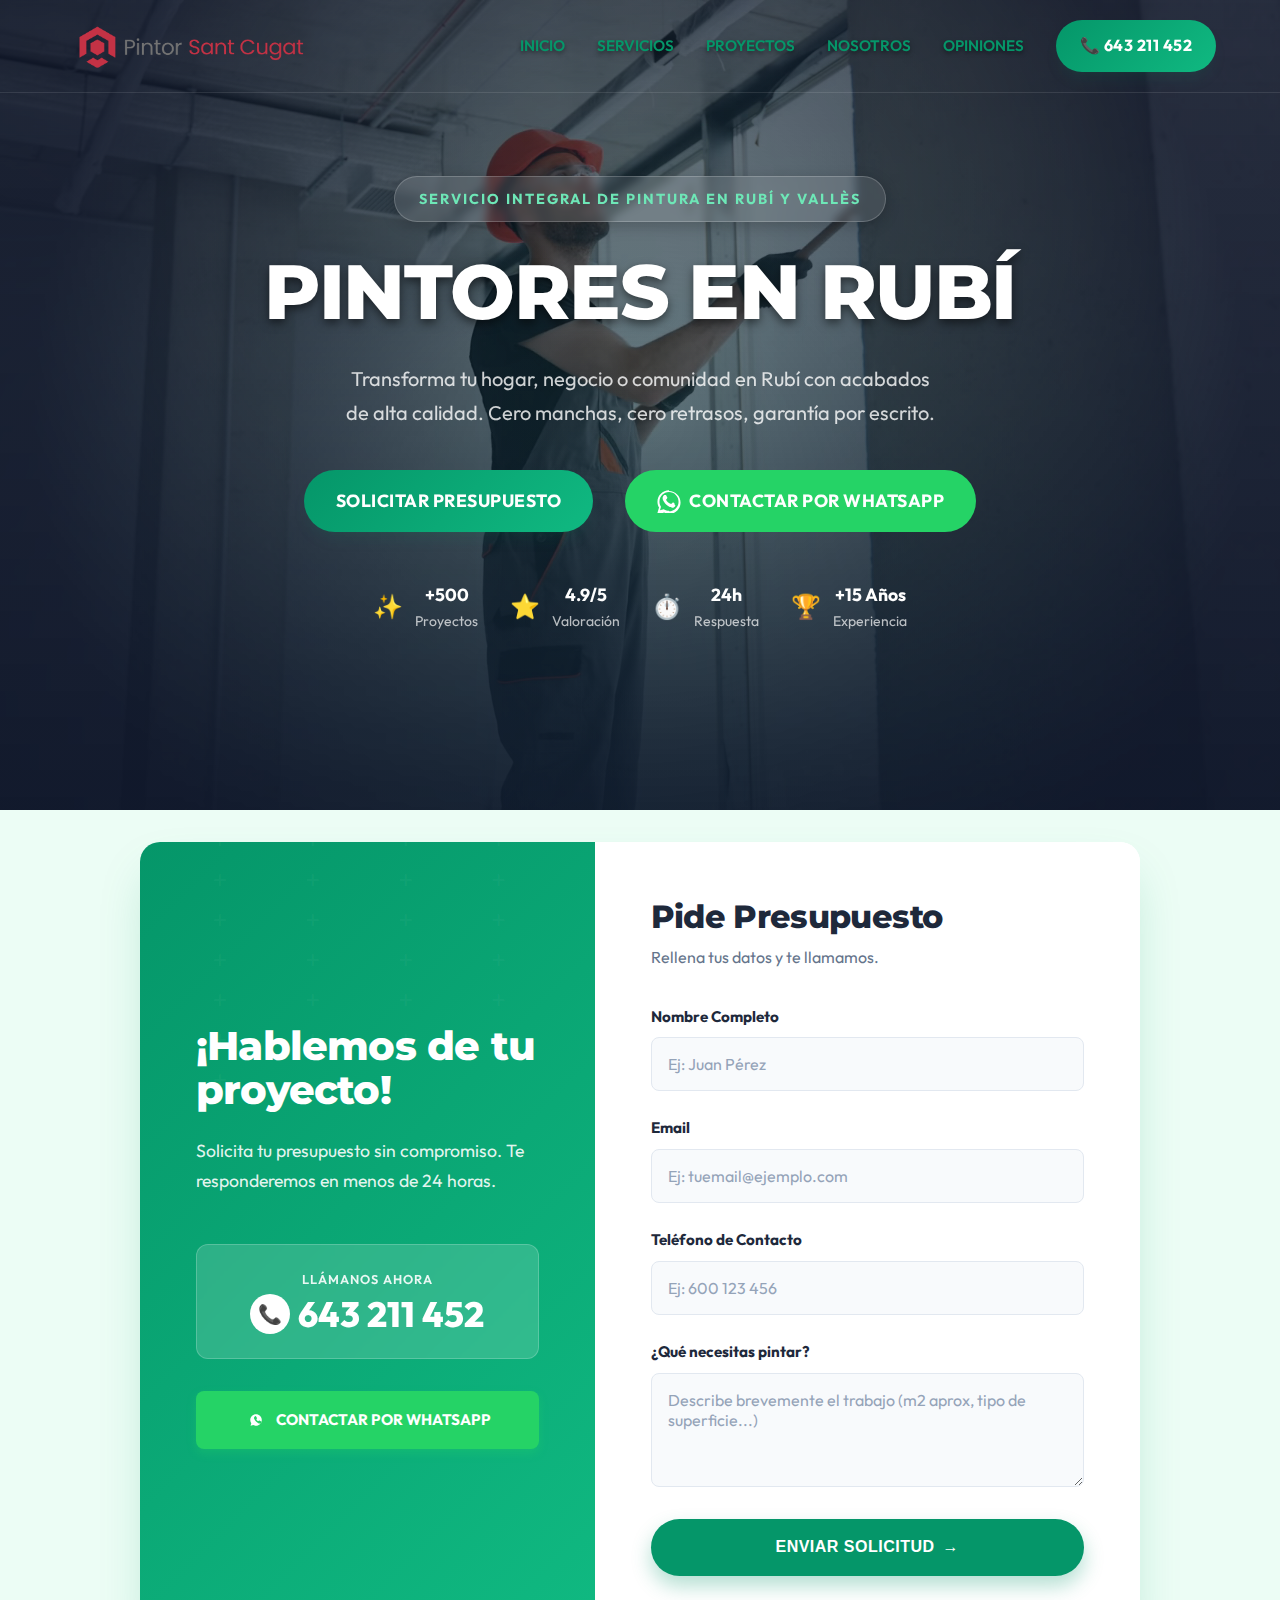
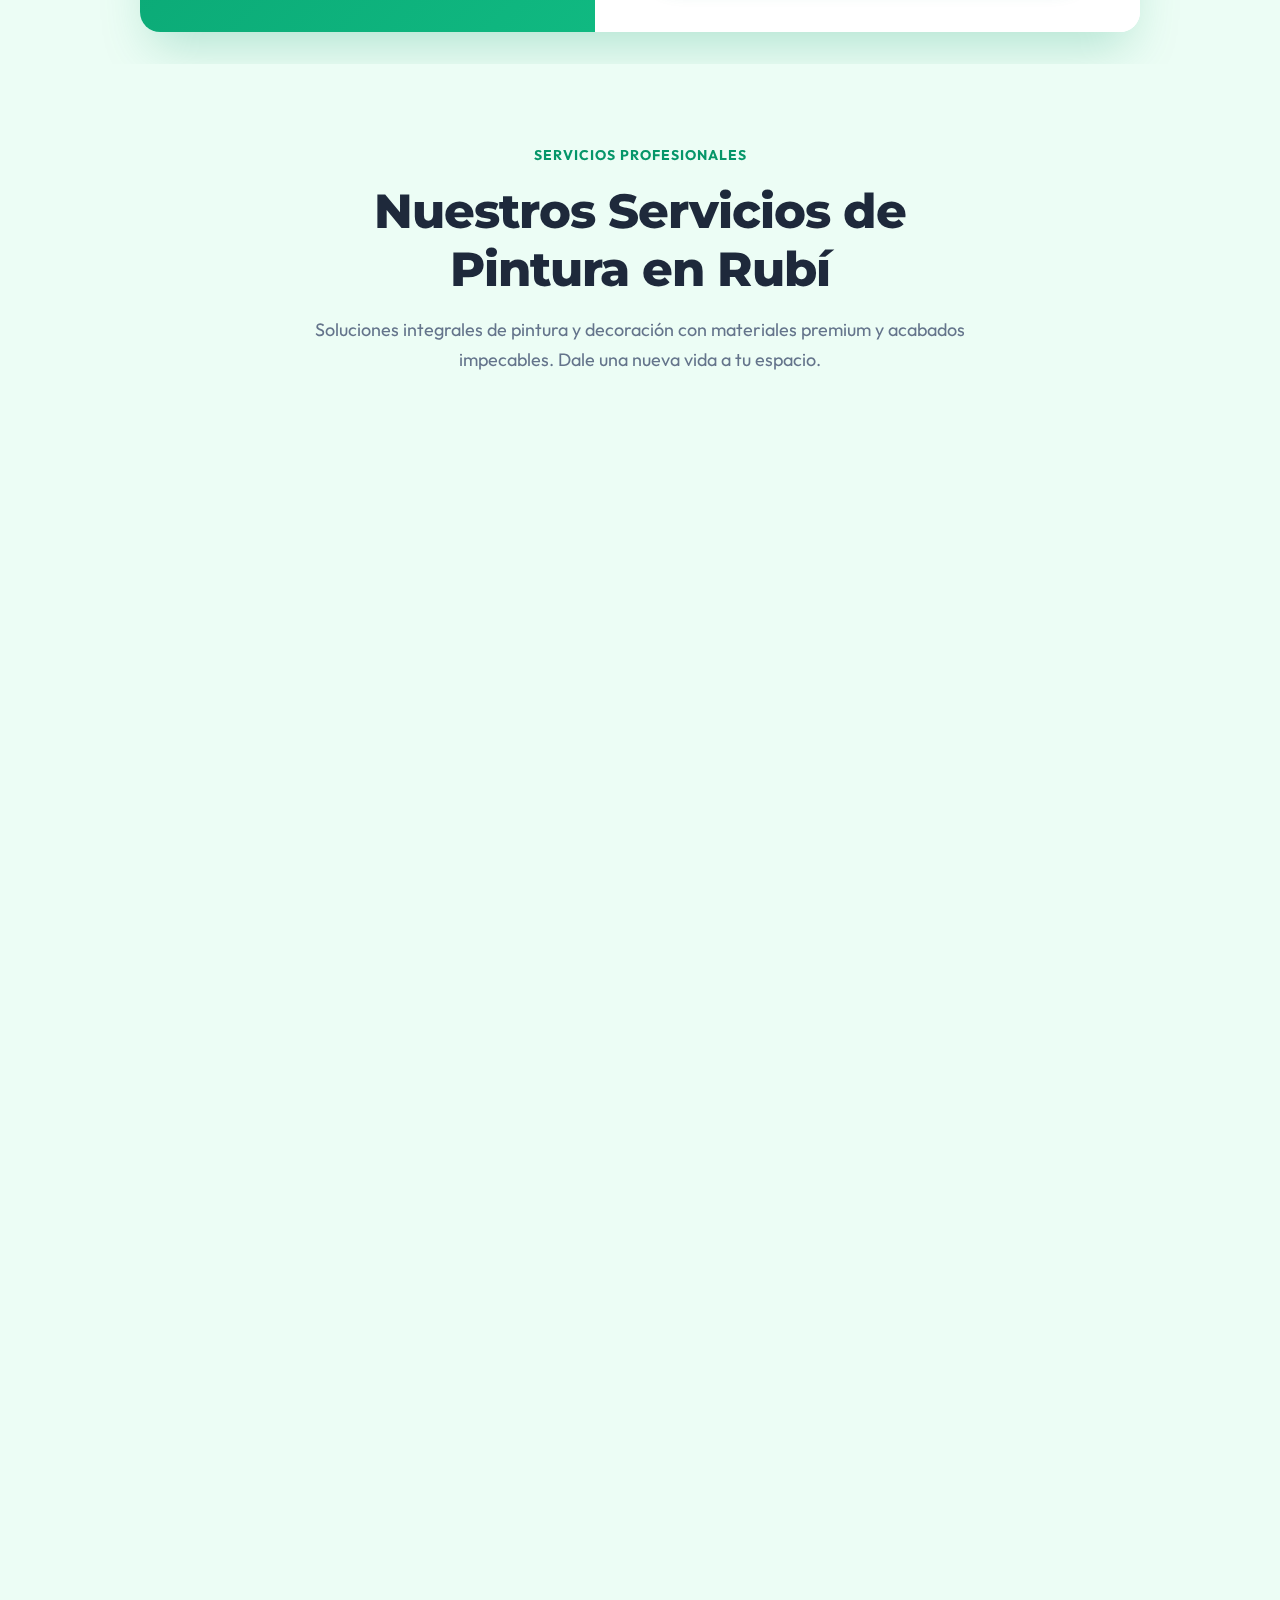
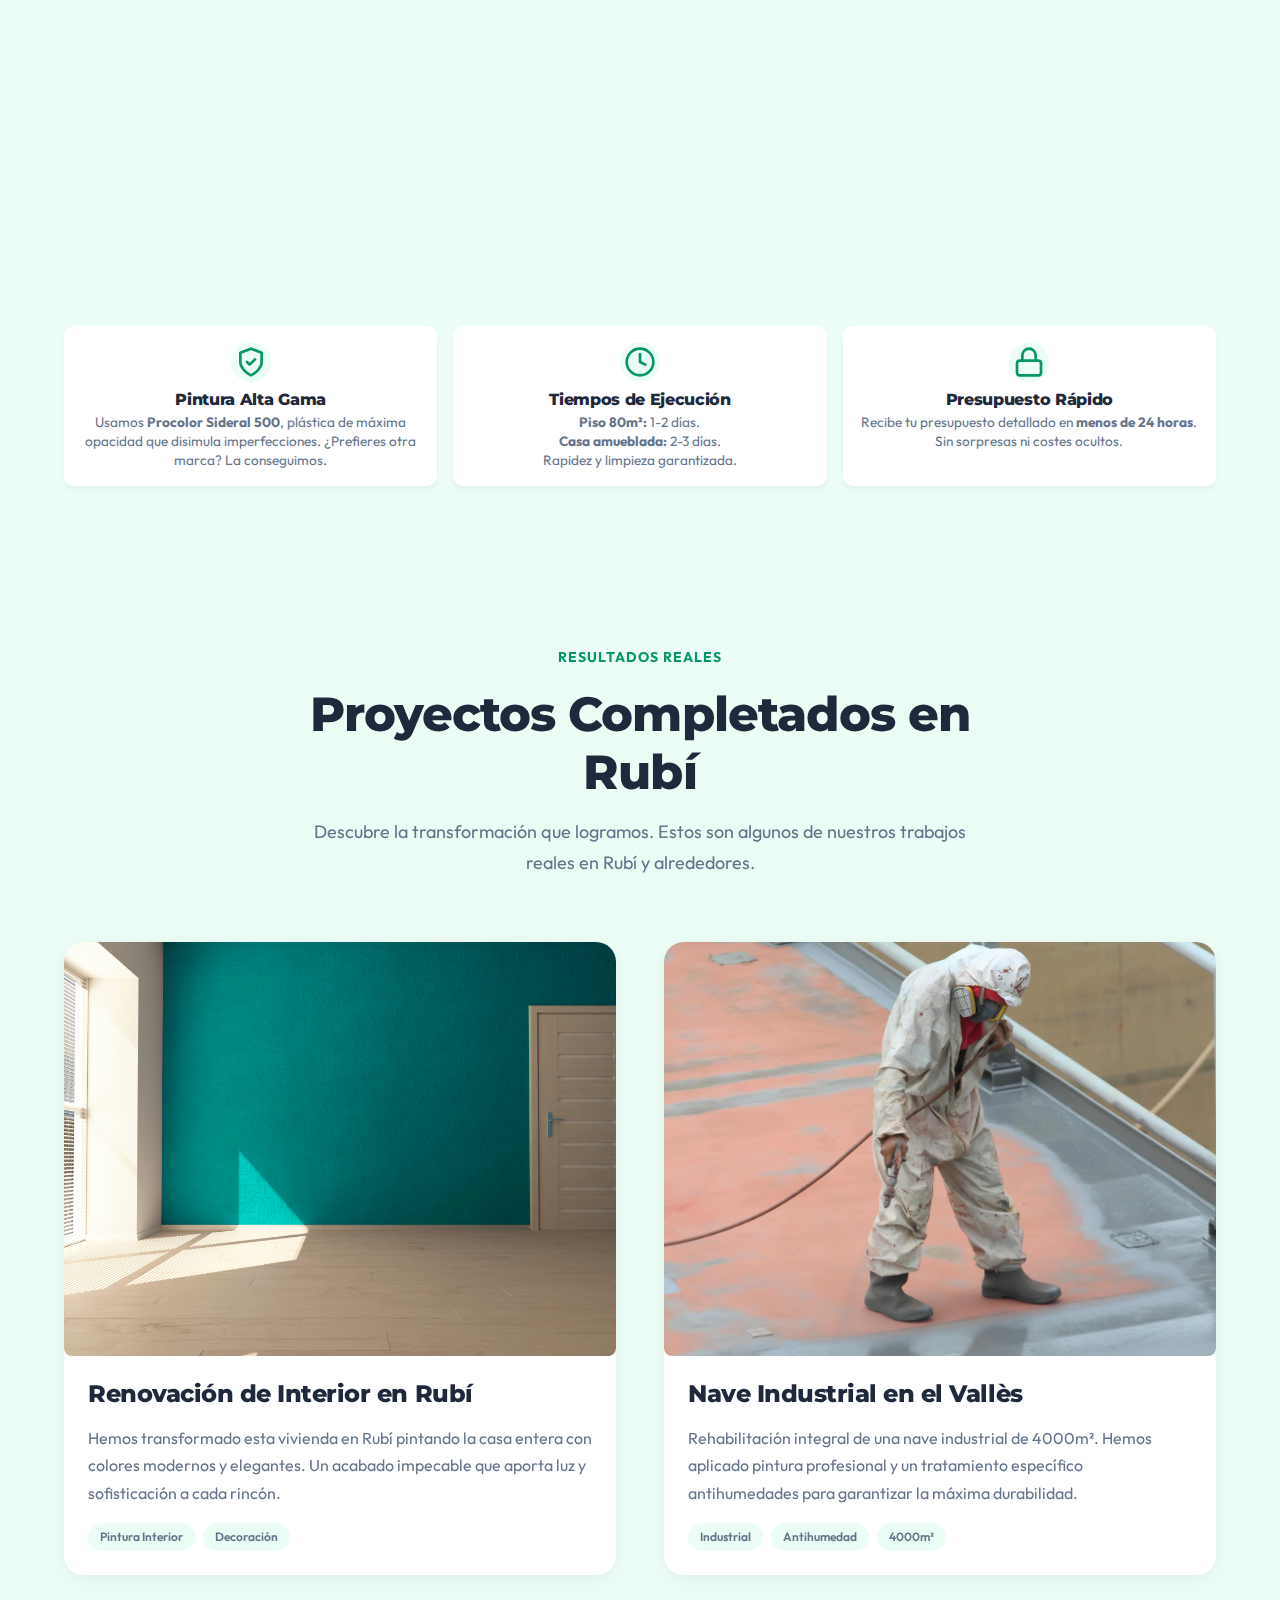
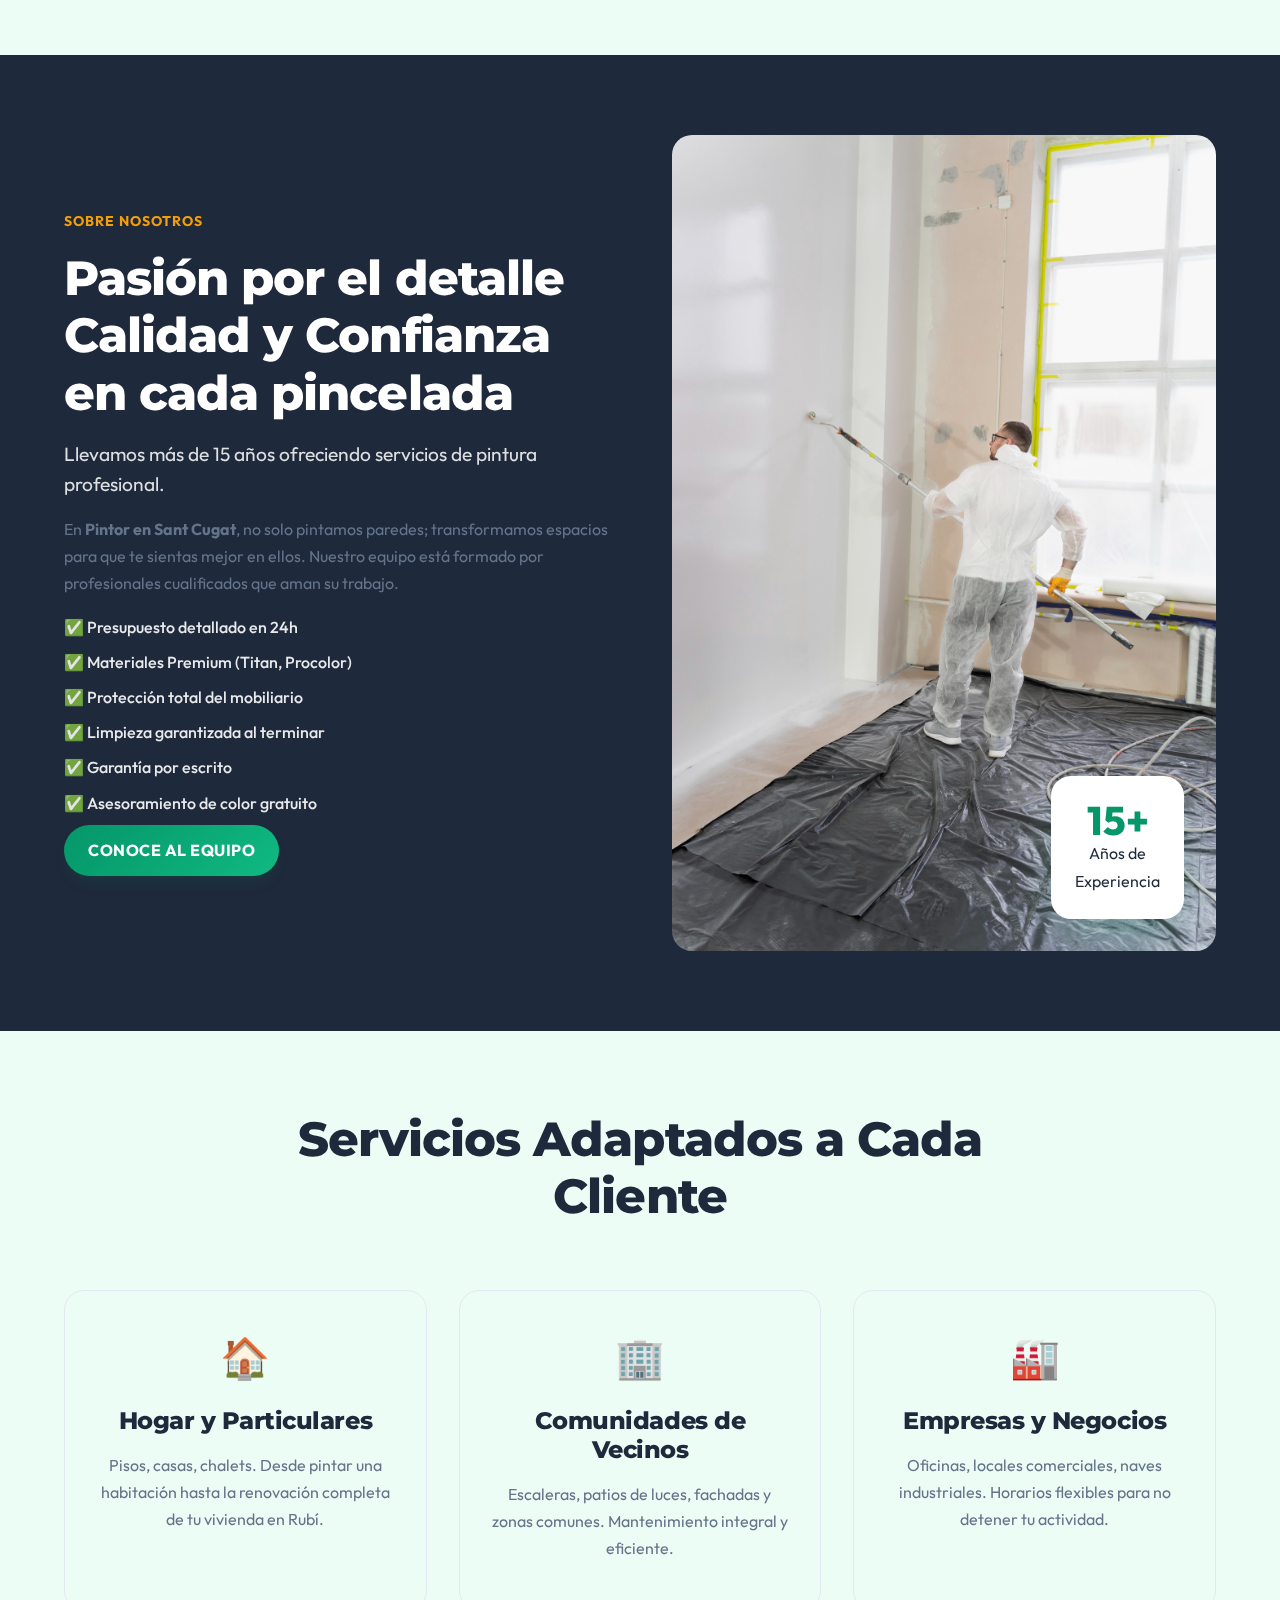
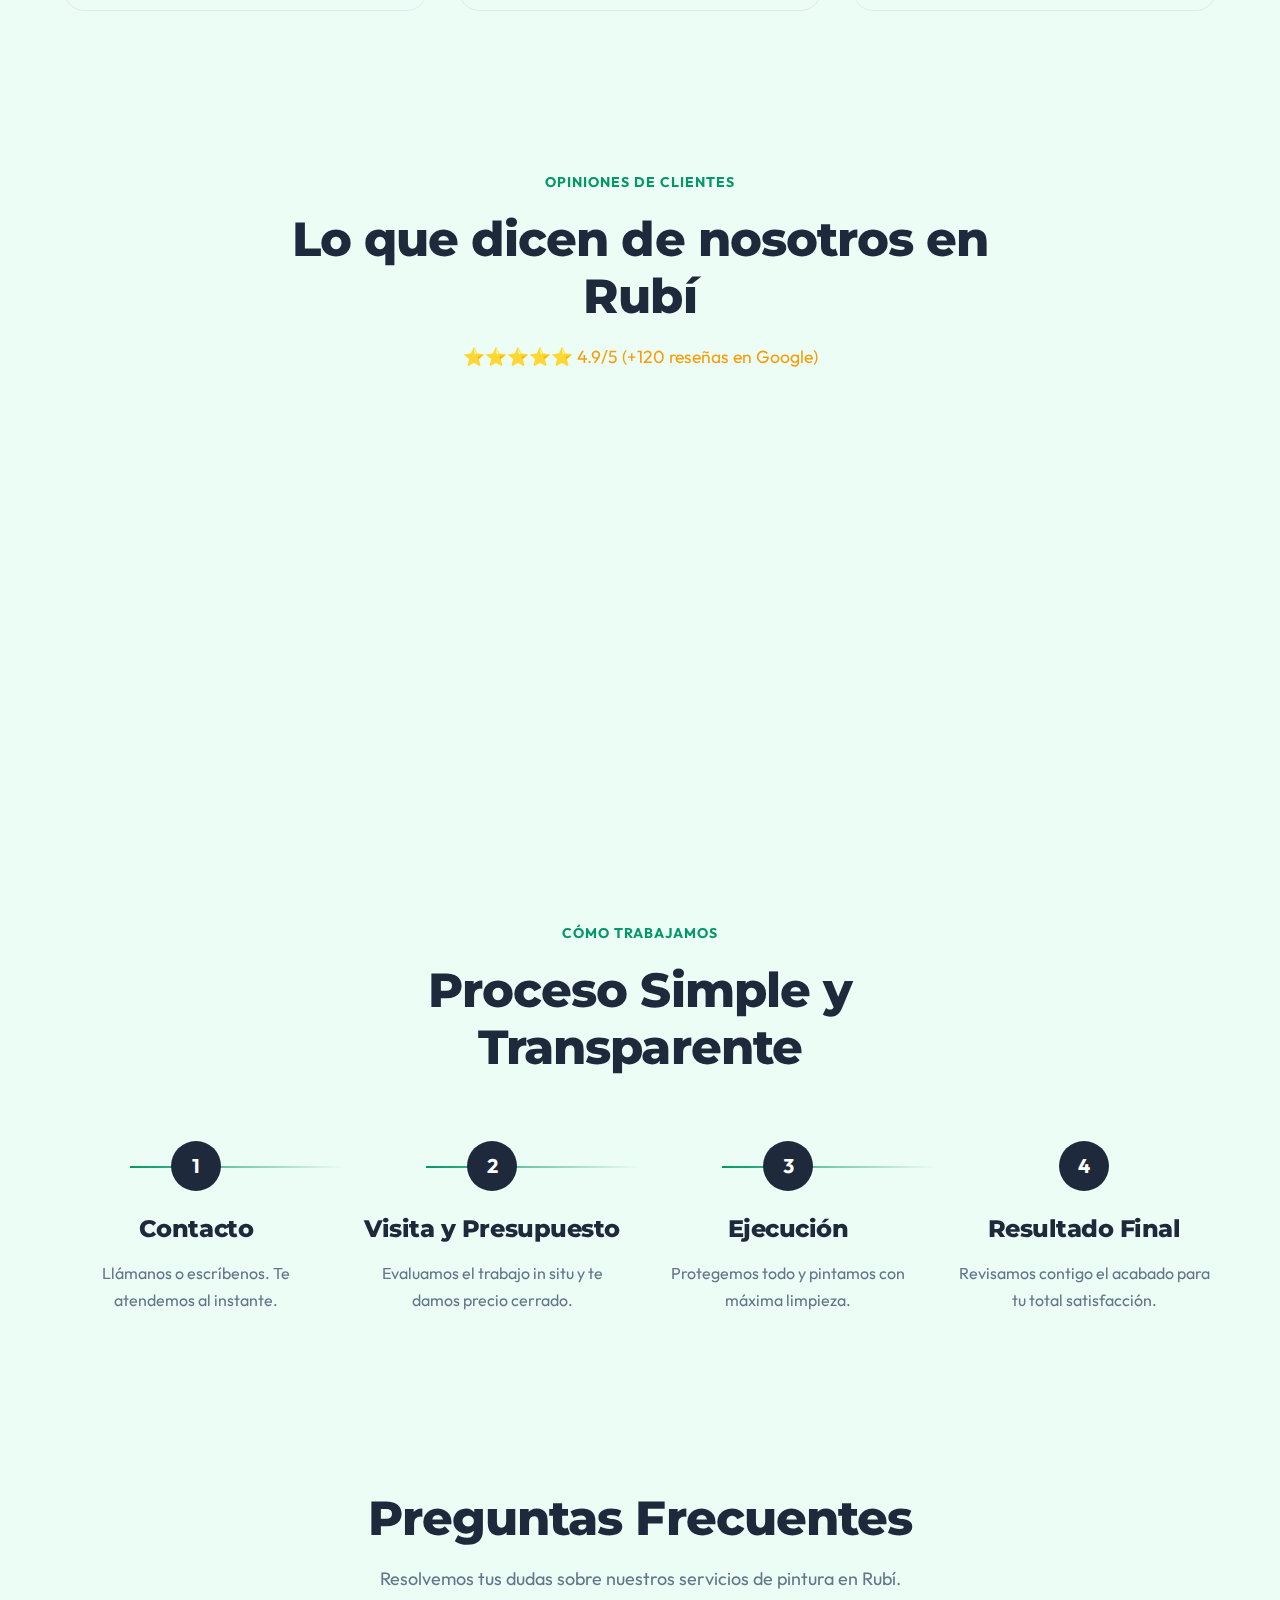
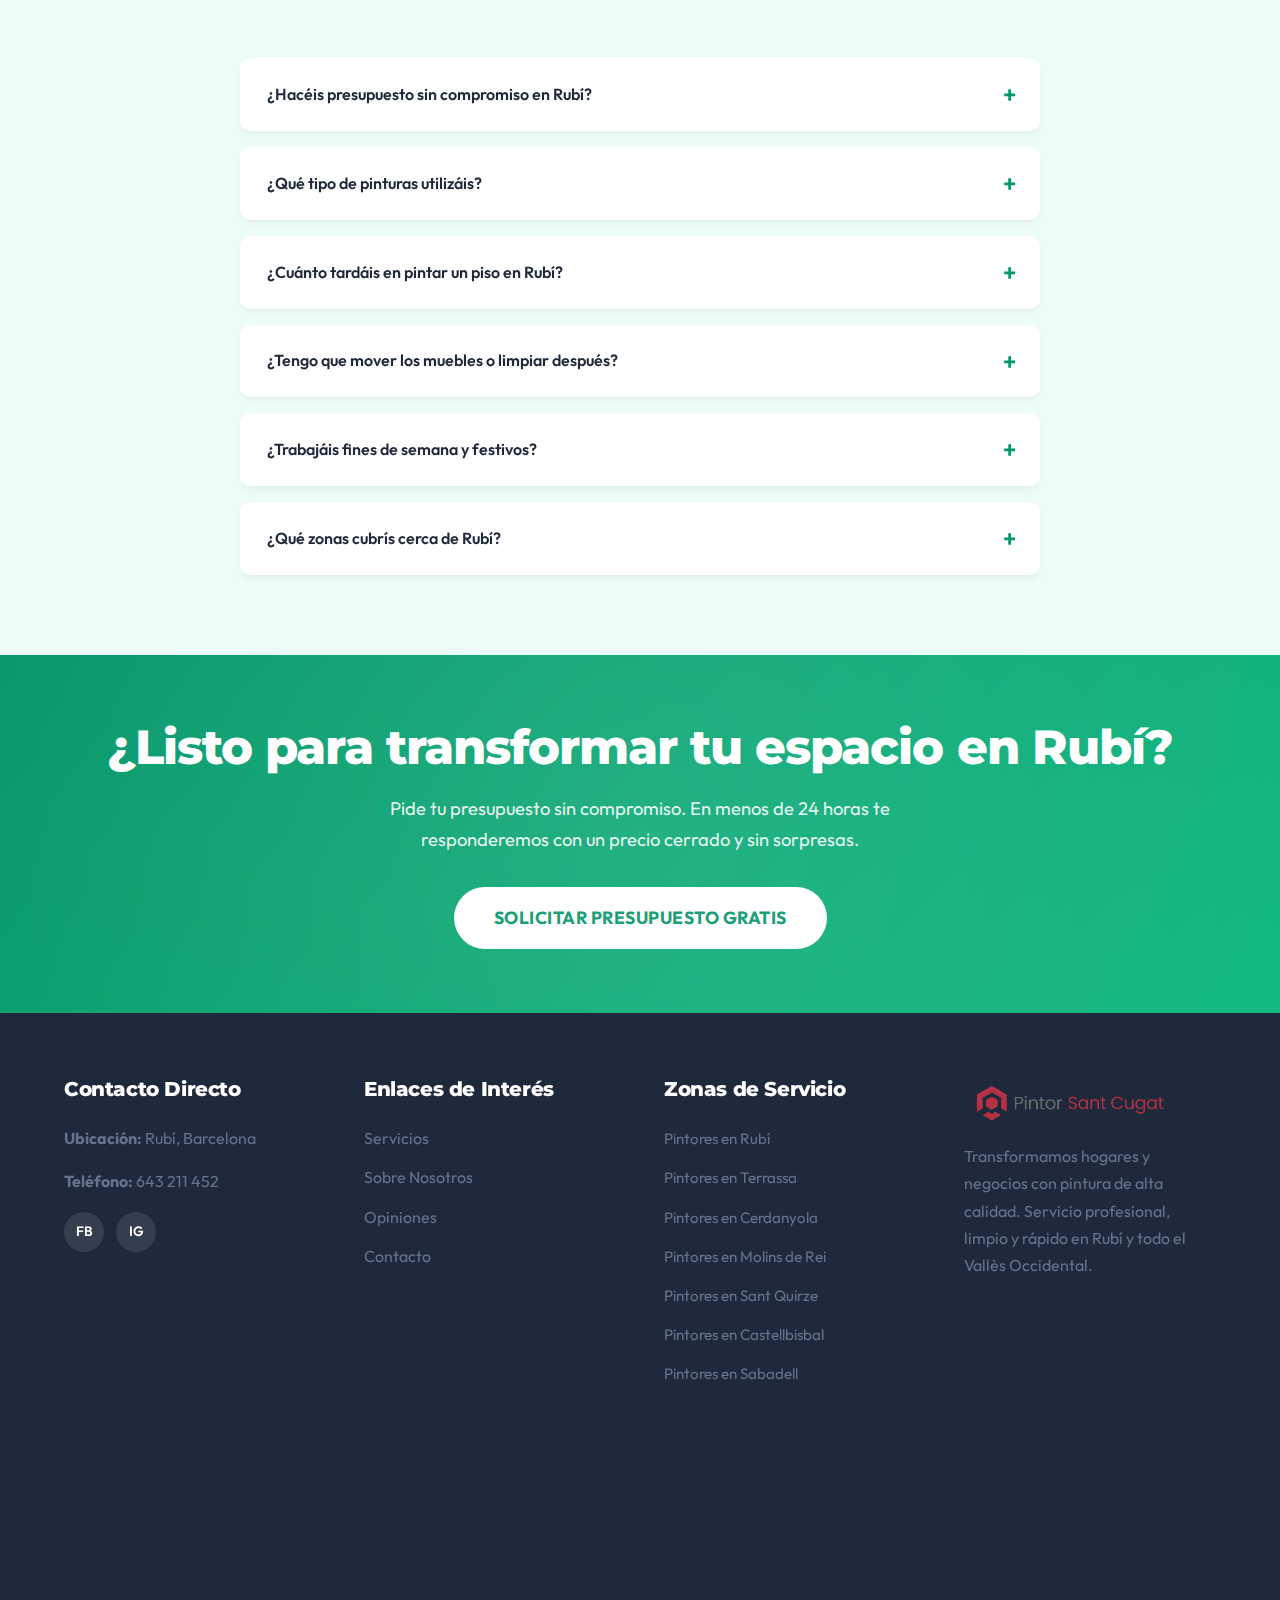
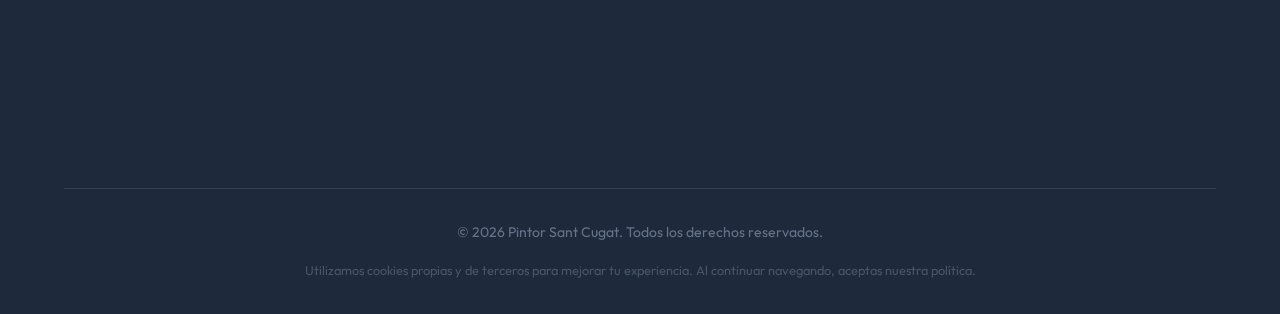
<file: pintor-rubi.html>
<!DOCTYPE html>
<html lang="es">

<head>
  <meta charset="UTF-8">
  <meta name="viewport" content="width=device-width, initial-scale=1.0">
  <meta http-equiv="X-UA-Compatible" content="IE=edge">

  <!-- SEO Meta Tags -->
  <title>Pintores en Rub&iacute; | Presupuesto en 24h</title>
  <meta name="description"
    content="Pintores en Rub&iacute; expertos en pintura interior, exterior, fachadas y comunidades. +15 a&ntilde;os de experiencia. Presupuesto en 24h. Llama: 643 211 452">
  <meta name="keywords"
    content="pintor rub&iacute;, pintores rub&iacute;, pintura fachada rub&iacute;, alisar paredes rub&iacute;, pintor sant cugat, pintor terrassa">
  <meta name="author" content="Pintor Sant Cugat">
  <meta name="robots" content="index, follow">

  <!-- Open Graph -->
  <meta property="og:title" content="Pintores en Rub&iacute; | Presupuesto en 24h">
  <meta property="og:description"
    content="Renueva tu hogar con los mejores pintores de Rub&iacute;. Calidad, limpieza y garant&iacute;a por escrito.">
  <meta property="og:type" content="website">
  <meta property="og:url" content="https://pintorsantcugat.es/pintor-rubi/">
  <meta property="og:locale" content="es_ES">
  <link rel="canonical" href="https://pintorsantcugat.es/pintor-rubi/">

  <!-- Favicons -->
  <link rel="icon" type="image/png" href="/favicon.ico">
  <meta name="theme-color" content="#059669">

  <!-- Styles -->
  <link rel="stylesheet" href="/styles.css">

  <!-- Fonts -->
  <link rel="preconnect" href="https://fonts.googleapis.com">
  <link rel="preconnect" href="https://fonts.gstatic.com" crossorigin>
  <link
    href="https://fonts.googleapis.com/css2?family=Montserrat:wght@400;500;700;800&family=Open+Sans:wght@400;600&display=swap"
    rel="stylesheet">
  <script type="application/ld+json">
{
  "@context": "https://schema.org",
  "@graph": [
    {
      "@type": ["LocalBusiness", "HousePainter"],
      "@id": "https://pintorsantcugat.es/pintor-rubi/#localbusiness",
      "name": "Pintor Sant Cugat - Pintores en Rub&iacute;",
      "description": "Pintores profesionales en Rub&iacute; con m&aacute;s de 15 a&ntilde;os de experiencia. Especialistas en pintura interior, exterior, fachadas e impermeabilizaciones.",
      "url": "https://pintorsantcugat.es/pintor-rubi/",
      "image": "https://pintorsantcugat.es/pintorsantcugat.png",
      "logo": "https://pintorsantcugat.es/pintorsantcugat.png",
      "telephone": "+34643211452",
      "priceRange": "€€€",
      "address": {
        "@type": "PostalAddress",
        "addressLocality": "Rub&iacute;",
        "addressRegion": "Barcelona",
        "addressCountry": "ES"
      },
      "geo": {
        "@type": "GeoCoordinates",
        "latitude": 41.4933,
        "longitude": 2.0325
      },
      "openingHoursSpecification": [
        {
          "@type": "OpeningHoursSpecification",
          "dayOfWeek": [
            "Monday","Tuesday","Wednesday","Thursday","Friday","Saturday","Sunday"
          ],
          "opens": "00:00",
          "closes": "23:59"
        }
      ],
      "areaServed": [
        { "@type": "City", "name": "Sant Cugat del Vall&egrave;s" },
        { "@type": "City", "name": "Rub&iacute;" },
        { "@type": "City", "name": "Terrassa" },
        { "@type": "City", "name": "Sabadell" },
        { "@type": "City", "name": "Cerdanyola del Vall&egrave;s" },
        { "@type": "City", "name": "Sant Quirze del Vall&egrave;s" },
        { "@type": "City", "name": "Castellbisbal" },
        { "@type": "City", "name": "Molins de Rei" }
      ],
      "knowsLanguage": ["es", "ca"],
      "sameAs": [],
      "hasOfferCatalog": {
        "@type": "OfferCatalog",
        "@id": "https://pintorsantcugat.es/pintor-rubi/#catalogo-servicios",
        "name": "Servicios de Pintura en Rub&iacute;",
        "itemListElement": [
          {
            "@type": "Offer",
            "itemOffered": {
              "@type": "Service",
              "@id": "https://pintorsantcugat.es/pintor-rubi/#pintura-interior",
              "name": "Pintura Interior",
              "serviceType": "Pintura interior",
              "description": "Renovaci&oacute;n completa de habitaciones, salones y pasillos con acabados impecables.",
              "areaServed": { "@type": "Place", "name": "Rub&iacute; y alrededores" }
            }
          },
          {
            "@type": "Offer",
            "itemOffered": {
              "@type": "Service",
              "@id": "https://pintorsantcugat.es/pintor-rubi/#pintura-exterior-fachadas",
              "name": "Pintura Exterior y Fachadas",
              "serviceType": "Pintura exterior y fachadas",
              "description": "Rehabilitaci&oacute;n de fachadas, protecci&oacute;n contra humedades y pintura exterior duradera.",
              "areaServed": { "@type": "Place", "name": "Rub&iacute; y alrededores" }
            }
          },
          {
            "@type": "Offer",
            "itemOffered": {
              "@type": "Service",
              "@id": "https://pintorsantcugat.es/pintor-rubi/#alisado-paredes",
              "name": "Alisado de Paredes",
              "serviceType": "Alisado y preparaci&oacute;n de superficies",
              "description": "Eliminaci&oacute;n de gotel&eacute;, reparaci&oacute;n de grietas y preparaci&oacute;n de superficies lisas.",
              "areaServed": { "@type": "Place", "name": "Rub&iacute; y alrededores" }
            }
          },
          {
            "@type": "Offer",
            "itemOffered": {
              "@type": "Service",
              "@id": "https://pintorsantcugat.es/pintor-rubi/#pintura-decorativa",
              "name": "Pintura Decorativa",
              "serviceType": "Acabados decorativos",
              "description": "Estucos, efectos alta decoraci&oacute;n, papel pintado y acabados exclusivos.",
              "areaServed": { "@type": "Place", "name": "Rub&iacute; y alrededores" }
            }
          }
        ]
      }
    },
    {
      "@type": "Organization",
      "@id": "https://pintorsantcugat.es/#organization",
      "name": "Pintor Sant Cugat",
      "url": "https://pintorsantcugat.es/",
      "logo": "https://pintorsantcugat.es/pintorsantcugat.png",
      "telephone": "+34643211452"
    },
    {
      "@type": "WebSite",
      "@id": "https://pintorsantcugat.es/#website",
      "url": "https://pintorsantcugat.es/",
      "name": "Pintor Sant Cugat",
      "inLanguage": "es"
    }
  ]
}
</script>
  <script type="application/ld+json">
{
  "@context": "https://schema.org",
  "@type": "FAQPage",
  "mainEntity": [
    {
      "@type": "Question",
      "name": "¿Hacéis presupuesto sin compromiso en Rubí?",
      "acceptedAnswer": {
        "@type": "Answer",
        "text": "Sí, totalmente gratuito y sin compromiso. Nos desplazamos a tu domicilio en Rubí o alrededores para ver el trabajo y darte un precio cerrado en menos de 24 horas."
      }
    },
    {
      "@type": "Question",
      "name": "¿Cuánto tardáis en pintar un piso en Rubí?",
      "acceptedAnswer": {
        "@type": "Answer",
        "text": "Un piso estándar de 80m² lo terminamos en 1-2 días. Si está amueblado, entre 2-3 días. Siempre cumplimos plazos."
      }
    },
    {
      "@type": "Question",
      "name": "¿Qué zonas cubrís cerca de Rubí?",
      "acceptedAnswer": {
        "@type": "Answer",
        "text": "Además de Rubí, trabajamos en Sant Cugat, Terrassa, Sabadell, Cerdanyola, Castellbisbal, Sant Quirze, Molins de Rei y todo el Vallès Occidental."
      }
    }
  ]
}
</script>
</head>

<body>

  <!-- Header -->
  <header class="header">
    <div class="container">
      <div class="header-content">
        <a href="/" class="logo">
          <img src="/pintorsantcugat.png" alt="Pintor Sant Cugat" class="logo-img">
        </a>

        <nav class="nav">
          <button class="menu-toggle" aria-label="Menú">☰</button>
          <ul class="nav-menu">
            <li><a href="#inicio" class="active">Inicio</a></li>
            <li><a href="#servicios">Servicios</a></li>
            <li><a href="#proyectos">Proyectos</a></li>
            <li><a href="#nosotros">Nosotros</a></li>
            <li><a href="#opiniones">Opiniones</a></li>
            <li><a href="#contacto" class="btn btn-primary">📞 643 211 452</a></li>
          </ul>
        </nav>
      </div>
    </div>
  </header>

  <!-- Hero Section -->
  <section id="inicio" class="hero">
    <video autoplay muted loop playsinline class="hero-video">
      <source src="pintor.webm" type="video/webm">
    </video>
    <div class="hero-overlay"></div>
    <div class="container">
      <div class="hero-content">
        <span class="hero-label">SERVICIO INTEGRAL DE PINTURA EN RUBÍ Y VALLÈS</span>
        <h1>PINTORES EN RUBÍ</h1>
        <p class="hero-subtitle">Transforma tu hogar, negocio o comunidad en Rubí con acabados de alta calidad. Cero manchas, cero retrasos, garantía por escrito.</p>
        <div class="hero-cta">
          <a href="#contacto" class="btn btn-primary btn-large">SOLICITAR PRESUPUESTO</a>
          <a href="https://wa.me/34643211452" class="btn btn-whatsapp btn-large" target="_blank">
            <svg width="24" height="24" viewBox="0 0 24 24" fill="currentColor" xmlns="http://www.w3.org/2000/svg"
              style="margin-right: 8px;">
              <path
                d="M17.472 14.382C17.112 14.011 16.351 13.527 15.98 13.527C15.609 13.527 15.248 13.986 14.887 14.382C14.526 14.778 13.815 14.868 12.836 14.453C11.857 14.038 10.524 12.922 9.77199 11.967C9.01999 11.012 9.04999 10.584 9.42099 10.213C9.79199 9.842 9.92599 9.545 10.153 9.277C10.38 9.009 10.421 8.841 10.277 8.573C10.133 8.305 9.41099 6.849 9.14299 6.313C8.87499 5.777 8.57599 6.045 8.35899 6.045C8.14199 6.045 7.91499 6.035 7.68799 6.035C7.46099 6.035 7.08999 6.134 6.78099 6.471C6.47199 6.808 5.60499 7.621 5.60499 9.277C5.60499 10.933 6.81099 12.539 6.98599 12.777C7.16099 13.015 9.33699 16.592 12.774 17.92C15.25 18.877 15.766 18.679 16.292 18.629C16.818 18.579 17.901 17.975 18.128 17.331C18.355 16.687 18.355 16.132 18.283 16.013C18.211 15.894 18.015 15.825 17.654 15.646L17.472 14.382ZM12.005 21.785C10.211 21.785 8.53299 21.319 7.07899 20.507L6.75799 20.316L3 21.31L4.01599 17.754L3.80499 17.419C2.91799 16.013 2.45299 14.379 2.45299 12.723C2.45299 7.426 6.73899 3.12 12.005 3.12C14.557 3.12 16.956 4.115 18.761 5.92C20.566 7.725 21.561 10.124 21.561 12.677C21.561 17.974 17.275 22.28 12.005 22.28V21.785ZM12.005 1.13C5.63599 1.13 0.463989 6.302 0.463989 12.671C0.463989 14.704 0.989989 16.687 2.01099 18.462L0 25.5L7.22299 23.606C8.87399 24.508 10.665 24.984 12.005 24.984C18.374 24.984 23.546 19.812 23.546 13.443C23.546 7.074 18.374 1.902 12.005 1.902V1.13Z" />
            </svg>
            CONTACTAR POR WHATSAPP
          </a>
        </div>

        <div class="hero-features">
          <div class="feature">
            <span class="feature-icon">✨</span>
            <div class="feature-text">
              <strong>+500</strong> Proyectos
            </div>
          </div>
          <div class="feature">
            <span class="feature-icon">⭐</span>
            <div class="feature-text">
              <strong>4.9/5</strong> Valoración
            </div>
          </div>
          <div class="feature">
            <span class="feature-icon">⏱️</span>
            <div class="feature-text">
              <strong>24h</strong> Respuesta
            </div>
          </div>
          <div class="feature">
            <span class="feature-icon">🏆</span>
            <div class="feature-text">
              <strong>+15 Años</strong> Experiencia
            </div>
          </div>
        </div>
      </div>
    </div>
  </section>

  <!-- Contact Section -->
  <section id="contacto" class="section bg-light" style="padding-top: 2rem; padding-bottom: 2rem;">
    <div class="container">
      <div class="modern-contact-card">
        <div class="contact-info-side">
          <h2>¡Hablemos de tu proyecto!</h2>
          <p>Solicita tu presupuesto sin compromiso. Te responderemos en menos de 24 horas.</p>

          <div class="contact-cta-box">
            <span class="label-small">LLÁMANOS AHORA</span>
            <a href="tel:643211452" class="phone-number-large">
              <div class="phone-icon-circle">📞</div>
              643 211 452
            </a>
          </div>

          <a href="https://wa.me/34643211452" class="btn-whatsapp-full" target="_blank">
            <svg width="24" height="24" fill="currentColor" viewBox="0 0 24 24">
              <path
                d="M12.031 6.172c-3.181 0-5.767 2.586-5.768 5.766-.001 1.298.38 2.27 1.019 3.287l-.711 2.592 2.654-.696c1.001.54 1.973.652 2.806.652 3.18 0 5.765-2.587 5.765-5.766.001-3.181-2.585-5.765-5.765-5.765zM17.472 14.382c-.297.949-1.408 1.451-2.481 1.082l-.246-.074c-1.027-.337-2.022-1.083-2.736-1.796-.714-.714-1.459-1.709-1.796-2.736l-.074-.247c-.368-1.072.133-2.183 1.082-2.48l.196-.045c.199-.036.402.046.518.21.36.51.685 1.066.963 1.652.126.265.043.58-.184.774l-.246.21c-.166.141-.2.378-.08.572.399.645.922 1.168 1.567 1.567.194.12.431.086.572-.08l.21-.246c.194-.227.509-.31.774-.184.586.278 1.142.603 1.652.963.164.116.246.319.21.518l-.045.196z" />
            </svg>
            CONTACTAR POR WHATSAPP
          </a>
        </div>

        <div class="contact-form-side">
          <h3>Pide Presupuesto</h3>
          <p>Rellena tus datos y te llamamos.</p>

          <form class="contact-form" action="https://formspree.io/f/xkoowqje" method="POST">
            <div class="form-group">
              <label>Nombre Completo</label>
              <input type="text" name="name" placeholder="Ej: Juan Pérez" required>
            </div>

            <div class="form-group">
              <label>Email</label>
              <input type="email" name="email" placeholder="Ej: tuemail@ejemplo.com" required>
            </div>

            <div class="form-group">
              <label>Teléfono de Contacto</label>
              <input type="tel" name="phone" placeholder="Ej: 600 123 456" required>
            </div>

            <div class="form-group">
              <label>¿Qué necesitas pintar?</label>
              <textarea name="message" rows="4"
                placeholder="Describe brevemente el trabajo (m2 aprox, tipo de superficie...)" required></textarea>
            </div>

            <button type="submit" class="btn-submit">
              ENVIAR SOLICITUD
              <span>→</span>
            </button>
          </form>
        </div>
      </div>
    </div>
  </section>

  <!-- Services Section -->
  <section id="servicios" class="section bg-light">
    <div class="container">
      <div class="section-title">
        <span class="section-tag">Servicios Profesionales</span>
        <h2>Nuestros Servicios de Pintura en Rubí</h2>
        <p class="section-subtitle">Soluciones integrales de pintura y decoración con materiales premium y acabados impecables. Dale una nueva vida a tu espacio.</p>
      </div>

      <div class="cards-grid">
        <div class="card">
          <div class="card-image" style="background-image: url('/pinturainterior.jpg');"></div>
          <div class="card-content">
            <h3 class="card-title">Pintura Interior</h3>
            <p class="card-text">Habitaciones, salones y pasillos como nuevos. Acabados perfectos, sin olores y en tiempo récord.</p>
            <a href="#contacto" class="btn-link">Más Información →</a>
          </div>
        </div>

        <div class="card">
          <div class="card-image" style="background-image: url('/pinturaexterior.jpg');"></div>
          <div class="card-content">
            <h3 class="card-title">Pintura Exterior y Fachadas</h3>
            <p class="card-text">Fachadas que vuelven a lucir como el primer día. Protección contra lluvia, sol y humedades.</p>
            <a href="#contacto" class="btn-link">Más Información →</a>
          </div>
        </div>

        <div class="card">
          <div class="card-image" style="background-image: url('/45508.jpg');"></div>
          <div class="card-content">
            <h3 class="card-title">Comunidades de Vecinos</h3>
            <p class="card-text">Escaleras, patios y zonas comunes impecables. Trabajamos rápido y sin molestar a los vecinos.</p>
            <a href="#contacto" class="btn-link">Más Información →</a>
          </div>
        </div>

        <div class="card">
          <div class="card-image" style="background-image: url('/alisadoparedes.jpg');"></div>
          <div class="card-content">
            <h3 class="card-title">Alisado de Paredes</h3>
            <p class="card-text">Adiós al gotelé. Paredes lisas, modernas y listas para pintar con el acabado que quieras.</p>
            <a href="#contacto" class="btn-link">Más Información →</a>
          </div>
        </div>

        <div class="card">
          <div class="card-image" style="background-image: url('/pinturadecorativa.jpg');"></div>
          <div class="card-content">
            <h3 class="card-title">Pintura Decorativa</h3>
            <p class="card-text">Estucos venecianos, microcemento, papel pintado y efectos exclusivos que marcan la diferencia.</p>
            <a href="#contacto" class="btn-link">Más Información →</a>
          </div>
        </div>

        <div class="card">
          <div class="card-image" style="background-image: url('/pinturaindustrial.jpg');"></div>
          <div class="card-content">
            <h3 class="card-title">Pintura Industrial</h3>
            <p class="card-text">Naves, suelos epoxi, señalización y protección de estructuras. Trabajamos en fines de semana.</p>
            <a href="#contacto" class="btn-link">Más Información →</a>
          </div>
        </div>

        <div class="card">
          <div class="card-image" style="background-image: url('/impermeabilizaciones.jpg');"></div>
          <div class="card-content">
            <h3 class="card-title">Impermeabilizaciones</h3>
            <p class="card-text">Se acabaron las goteras. Protección total para cubiertas, terrazas y tejados con garantía.</p>
            <a href="#contacto" class="btn-link">Más Información →</a>
          </div>
        </div>

        <div class="card">
          <div class="card-image" style="background-image: url('/antihumedad.jpg');"></div>
          <div class="card-content">
            <h3 class="card-title">Tratamientos Antihumedad</h3>
            <p class="card-text">Eliminamos humedades de raíz: condensación, capilaridad y filtraciones. Solución definitiva.</p>
            <a href="#contacto" class="btn-link">Más Información →</a>
          </div>
        </div>

        <div class="card card-cta-blue">
          <div class="card-content">
            <h3 class="card-title text-white">¿Podemos ayudarte en algo?</h3>
            <p class="card-text text-white">Contáctanos y seguro que encontramos la manera de ayudarte.</p>
            <a href="#contacto" class="btn btn-white mt-2">Contactar Ahora</a>
          </div>
        </div>
      </div>
    </div>
  </section>

  <!-- Value Proposition -->
  <section class="section section-values">
    <div class="container">
      <div class="values-grid">
        <div class="value-item">
          <div class="value-icon">
            <svg xmlns="http://www.w3.org/2000/svg" width="32" height="32" viewBox="0 0 24 24" fill="none"
              stroke="currentColor" stroke-width="2" stroke-linecap="round" stroke-linejoin="round">
              <path d="M12 22s8-4 8-10V5l-8-3-8 3v7c0 6 8 10 8 10z" />
              <path d="m9 12 2 2 4-4" />
            </svg>
          </div>
          <h3>Pintura Alta Gama</h3>
          <p>Usamos <strong>Procolor Sideral 500</strong>, plástica de máxima opacidad que disimula imperfecciones.
            ¿Prefieres otra marca? La conseguimos.</p>
        </div>
        <div class="value-item">
          <div class="value-icon">
            <svg xmlns="http://www.w3.org/2000/svg" width="32" height="32" viewBox="0 0 24 24" fill="none"
              stroke="currentColor" stroke-width="2" stroke-linecap="round" stroke-linejoin="round">
              <circle cx="12" cy="12" r="10" />
              <polyline points="12 6 12 12 16 14" />
            </svg>
          </div>
          <h3>Tiempos de Ejecución</h3>
          <p><strong>Piso 80m²:</strong> 1-2 días.<br><strong>Casa amueblada:</strong> 2-3 días.<br>Rapidez y limpieza
            garantizada.</p>
        </div>
        <div class="value-item">
          <div class="value-icon">
            <svg xmlns="http://www.w3.org/2000/svg" width="32" height="32" viewBox="0 0 24 24" fill="none"
              stroke="currentColor" stroke-width="2" stroke-linecap="round" stroke-linejoin="round">
              <rect x="3" y="11" width="18" height="11" rx="2" ry="2" />
              <path d="M7 11V7a5 5 0 0 1 10 0v4" />
            </svg>
          </div>
          <h3>Presupuesto Rápido</h3>
          <p>Recibe tu presupuesto detallado en <strong>menos de 24 horas</strong>. Sin sorpresas ni costes ocultos.</p>
        </div>
      </div>
    </div>
  </section>

  <!-- Projects Section -->
  <section id="proyectos" class="section bg-light">
    <div class="container">
      <div class="section-title">
        <span class="section-tag">Resultados Reales</span>
        <h2>Proyectos Completados en Rubí</h2>
        <p class="section-subtitle">Descubre la transformación que logramos. Estos son algunos de nuestros trabajos reales en Rubí y alrededores.</p>
      </div>

      <div class="comparison-grid">
        <div class="comparison-card">
          <div class="project-image-container">
            <img src="/pinturahabitacion.jpg" alt="Pintura de habitación moderna en Rubí"
              style="width: 100%; height: auto; display: block; border-radius: 8px; aspect-ratio: 4/3; object-fit: cover;">
          </div>
          <div class="project-details">
            <h3>Renovación de Interior en Rubí</h3>
            <p>Hemos transformado esta vivienda en Rubí pintando la casa entera con colores modernos y elegantes. Un acabado impecable que aporta luz y sofisticación a cada rincón.</p>
            <div class="project-tags">
              <span class="tag">Pintura Interior</span>
              <span class="tag">Decoración</span>
            </div>
          </div>
        </div>

        <div class="comparison-card">
          <div class="project-image-container">
            <img src="/pinturanaveind.jpg" alt="Nave industrial cerca de Rubí"
              style="width: 100%; height: auto; display: block; border-radius: 8px; aspect-ratio: 4/3; object-fit: cover;">
          </div>
          <div class="project-details">
            <h3>Nave Industrial en el Vallès</h3>
            <p>Rehabilitación integral de una nave industrial de 4000m². Hemos aplicado pintura profesional y un tratamiento específico antihumedades para garantizar la máxima durabilidad.</p>
            <div class="project-tags">
              <span class="tag">Industrial</span>
              <span class="tag">Antihumedad</span>
              <span class="tag">4000m²</span>
            </div>
          </div>
        </div>
      </div>
    </div>
  </section>

  <!-- About Section -->
  <section id="nosotros" class="section bg-dark text-white">
    <div class="container">
      <div class="about-grid">
        <div class="about-content">
          <span class="section-tag tag-light">Sobre Nosotros</span>
          <h2>Pasión por el detalle <br>Calidad y Confianza en cada pincelada</h2>
          <p class="lead">Llevamos más de 15 años ofreciendo servicios de pintura profesional.</p>
          <p>En <strong>Pintor en Sant Cugat</strong>, no solo pintamos paredes; transformamos espacios para que te
            sientas mejor en ellos. Nuestro equipo está formado por profesionales cualificados que aman su trabajo.</p>

          <ul class="check-list">
            <li>✅ Presupuesto detallado en 24h</li>
            <li>✅ Materiales Premium (Titan, Procolor)</li>
            <li>✅ Protección total del mobiliario</li>
            <li>✅ Limpieza garantizada al terminar</li>
            <li>✅ Garantía por escrito</li>
            <li>✅ Asesoramiento de color gratuito</li>
          </ul>

          <a href="#contacto" class="btn btn-primary">Conoce al Equipo</a>
        </div>
        <div class="about-image">
          <img src="/2149344030.jpg" alt="Equipo de Pintores en Rubí">
          <div class="experience-badge">
            <span class="years">15+</span>
            <span class="text">Años de<br>Experiencia</span>
          </div>
        </div>
      </div>
    </div>
  </section>

  <!-- Clients / Segments -->
  <section class="section">
    <div class="container">
      <div class="section-title">
        <h2>Servicios Adaptados a Cada Cliente</h2>
      </div>
      <div class="segments-grid">
        <div class="segment">
          <div class="segment-icon">🏠</div>
          <h3>Hogar y Particulares</h3>
          <p>Pisos, casas, chalets. Desde pintar una habitación hasta la renovación completa de tu vivienda en Rubí.</p>
        </div>
        <div class="segment">
          <div class="segment-icon">🏢</div>
          <h3>Comunidades de Vecinos</h3>
          <p>Escaleras, patios de luces, fachadas y zonas comunes. Mantenimiento integral y eficiente.</p>
        </div>
        <div class="segment">
          <div class="segment-icon">🏭</div>
          <h3>Empresas y Negocios</h3>
          <p>Oficinas, locales comerciales, naves industriales. Horarios flexibles para no detener tu actividad.</p>
        </div>
      </div>
    </div>
  </section>

  <!-- Testimonials -->
  <section id="opiniones" class="section bg-light">
    <div class="container">
      <div class="section-title">
        <span class="section-tag">Opiniones de Clientes</span>
        <h2>Lo que dicen de nosotros en Rubí</h2>
        <div class="rating-stars">⭐⭐⭐⭐⭐ 4.9/5 (+120 reseñas en Google)</div>
      </div>

      <div class="testimonials-wrapper">
        <div class="testimonials-grid">
          <div class="testimonial-card">
            <div class="testimonial-quote-icon">"</div>
            <div class="testimonial-text">Pintaron nuestro piso en el centro de Rubí en solo dos días. El alisado de las paredes quedó perfecto. Muy limpios y profesionales.</div>
            <div class="testimonial-author">
              <div class="author-avatar">MV</div>
              <div class="author-info">
                <strong>Marc Vila</strong>
                <span>Propietario en Rubí</span>
              </div>
            </div>
          </div>

          <div class="testimonial-card">
            <div class="testimonial-quote-icon">"</div>
            <div class="testimonial-text">Llevamos años trabajando con ellos para las comunidades en Rubí y Sant Cugat. Son serios, rápidos y de total confianza.</div>
            <div class="testimonial-author">
              <div class="author-avatar">LG</div>
              <div class="author-info">
                <strong>Laura Gutiérrez</strong>
                <span>Administradora de Fincas</span>
              </div>
            </div>
          </div>

          <div class="testimonial-card">
            <div class="testimonial-quote-icon">"</div>
            <div class="testimonial-text">Pintaron nuestra oficina en Rubí en fin de semana para no parar la actividad. El lunes estaba todo impecable. Grandes profesionales.</div>
            <div class="testimonial-author">
              <div class="author-avatar">JF</div>
              <div class="author-info">
                <strong>Jordi Font</strong>
                <span>Empresario en Rubí</span>
              </div>
            </div>
          </div>
        </div>
      </div>
    </div>
  </section>

  <!-- Process -->
  <section class="section">
    <div class="container">
      <div class="section-title">
        <span class="section-tag">Cómo Trabajamos</span>
        <h2>Proceso Simple y Transparente</h2>
      </div>

      <div class="process-steps">
        <div class="step">
          <div class="step-number">1</div>
          <h3>Contacto</h3>
          <p>Llámanos o escríbenos. Te atendemos al instante.</p>
        </div>
        <div class="step">
          <div class="step-number">2</div>
          <h3>Visita y Presupuesto</h3>
          <p>Evaluamos el trabajo in situ y te damos precio cerrado.</p>
        </div>
        <div class="step">
          <div class="step-number">3</div>
          <h3>Ejecución</h3>
          <p>Protegemos todo y pintamos con máxima limpieza.</p>
        </div>
        <div class="step">
          <div class="step-number">4</div>
          <h3>Resultado Final</h3>
          <p>Revisamos contigo el acabado para tu total satisfacción.</p>
        </div>
      </div>
    </div>
  </section>

  <!-- FAQ -->
  <section class="section bg-light">
    <div class="container">
      <div class="section-title">
        <h2>Preguntas Frecuentes</h2>
        <p class="section-subtitle">Resolvemos tus dudas sobre nuestros servicios de pintura en Rubí.</p>
      </div>

      <div class="faq-grid">
        <details class="faq-item">
          <summary>¿Hacéis presupuesto sin compromiso en Rubí?</summary>
          <p>Sí, totalmente gratuito y sin compromiso. Nos desplazamos a tu domicilio en Rubí o alrededores para ver el trabajo y darte un precio cerrado en menos de 24 horas.</p>
        </details>
        <details class="faq-item">
          <summary>¿Qué tipo de pinturas utilizáis?</summary>
          <p>Trabajamos con marcas premium como Procolor Sideral 500, Titan y Valentine. Si prefieres otra marca o acabado especial, la conseguimos sin problema.</p>
        </details>
        <details class="faq-item">
          <summary>¿Cuánto tardáis en pintar un piso en Rubí?</summary>
          <p>Un piso estándar de 80m² lo terminamos en 1-2 días. Si está amueblado, entre 2-3 días. Siempre cumplimos plazos.</p>
        </details>
        <details class="faq-item">
          <summary>¿Tengo que mover los muebles o limpiar después?</summary>
          <p>No te preocupes de nada. Nosotros protegemos todo el mobiliario antes de empezar y dejamos la vivienda completamente limpia al terminar.</p>
        </details>
        <details class="faq-item">
          <summary>¿Trabajáis fines de semana y festivos?</summary>
          <p>Sí, nos adaptamos a tu horario. Para negocios y oficinas, trabajamos en fin de semana para no interrumpir tu actividad.</p>
        </details>
        <details class="faq-item">
          <summary>¿Qué zonas cubrís cerca de Rubí?</summary>
          <p>Además de Rubí, trabajamos en Sant Cugat, Terrassa, Sabadell, Cerdanyola, Castellbisbal, Sant Quirze, Molins de Rei y todo el Vallès Occidental.</p>
        </details>
      </div>
    </div>
  </section>

  <!-- CTA Banner -->
  <section class="cta-banner">
    <div class="container">
      <h2>¿Listo para transformar tu espacio en Rubí?</h2>
      <p>Pide tu presupuesto sin compromiso. En menos de 24 horas te responderemos con un precio cerrado y sin sorpresas.</p>
      <a href="#contacto" class="btn">SOLICITAR PRESUPUESTO GRATIS</a>
    </div>
  </section>

  <!-- Footer -->
  <footer class="footer">
    <div class="container">
      <div class="footer-grid">
        <div class="footer-col">
          <h3>Contacto Directo</h3>
          <p><strong>Ubicación:</strong> Rubí, Barcelona</p>
          <p><strong>Teléfono:</strong> <a href="tel:+34643211452">643 211 452</a></p>
          <div class="social-links">
            <a href="#">FB</a>
            <a href="#">IG</a>
          </div>
        </div>

        <div class="footer-col">
          <h3>Enlaces de Interés</h3>
          <ul>
            <li><a href="#servicios">Servicios</a></li>
            <li><a href="#nosotros">Sobre Nosotros</a></li>
            <li><a href="#opiniones">Opiniones</a></li>
            <li><a href="#contacto">Contacto</a></li>
          </ul>
        </div>

        <div class="footer-col">
          <h3>Zonas de Servicio</h3>
          <ul class="footer-links-list">
            <li><a href="/pintor-rubi">Pintores en Rubí</a></li>
            <li><a href="/pintor-terrassa">Pintores en Terrassa</a></li>
            <li><a href="/pintor-cerdanyola">Pintores en Cerdanyola</a></li>
            <li><a href="/pintor-molins-de-rei">Pintores en Molins de Rei</a></li>
            <li><a href="/pintor-sant-quirze">Pintores en Sant Quirze</a></li>
            <li><a href="/pintor-castellbisbal">Pintores en Castellbisbal</a></li>
            <li><a href="/pintor-sabadell">Pintores en Sabadell</a></li>
          </ul>
        </div>

        <div class="footer-col">
          <a href="/" class="footer-logo-link">
            <img src="/pintorsantcugat.png" alt="Pintor Sant Cugat" class="footer-logo">
          </a>
          <p>Transformamos hogares y negocios con pintura de alta calidad. Servicio profesional, limpio y rápido en
            Rubí y todo el Vallès Occidental.</p>
        </div>
      </div>

      <div class="footer-map" style="margin-bottom: 2rem; text-align: center;">
        <iframe
          src="https://www.google.com/maps/embed?pb=!1m18!1m12!1m3!1d23920.96!2d2.0325!3d41.4933!2m3!1f0!2f0!3f0!3m2!1i1024!2i768!4f13.1!3m3!1m2!1s0x12a497e1d8b0d0e1%3A0x6a2b3c4d5e6f7890!2sRub%C3%AD%2C%20Barcelona!5e0!3m2!1ses!2ses"
          width="100%" height="300" style="border:0; max-width: 400px;" allowfullscreen="" loading="lazy"
          referrerpolicy="no-referrer-when-downgrade"></iframe>
      </div>

      <div class="footer-bottom">
        <p>&copy; 2026 Pintor Sant Cugat. Todos los derechos reservados.</p>
        <p class="cookie-notice">Utilizamos cookies propias y de terceros para mejorar tu experiencia. Al continuar
          navegando, aceptas nuestra política.</p>
      </div>
    </div>
  </footer>

  <a href="https://wa.me/34643211452" class="floating-call-btn" target="_blank" aria-label="WhatsApp">
    <svg xmlns="http://www.w3.org/2000/svg" width="24" height="24" viewBox="0 0 24 24" fill="currentColor">
      <path
        d="M.057 24l1.687-6.163c-1.041-1.804-1.588-3.849-1.587-5.946.003-6.556 5.338-11.891 11.893-11.891 3.181.001 6.167 1.24 8.413 3.488 2.245 2.248 3.481 5.236 3.48 8.414-.003 6.557-5.338 11.892-11.893 11.892-1.99-.001-3.951-.5-5.688-1.448l-6.305 1.654zm6.597-3.807c1.676.995 3.276 1.591 5.392 1.592 5.448 0 9.886-4.434 9.889-9.885.002-5.462-4.415-9.89-9.881-9.892-5.452 0-9.887 4.434-9.889 9.884-.001 2.225.651 3.891 1.746 5.634l-.999 3.648 3.742-.981zm11.387-5.464c-.074-.124-.272-.198-.57-.347-.297-.149-1.758-.868-2.031-.967-.272-.099-.47-.149-.669.149-.198.297-.768.967-.941 1.165-.173.198-.347.223-.644.074-.297-.149-1.255-.462-2.39-1.475-.883-.788-1.48-1.761-1.653-2.059-.173-.297-.018-.458.13-.606.134-.133.297-.347.446-.521.151-.172.2-.296.3-.495.099-.198.05-.372-.025-.521-.075-.148-.669-1.611-.916-2.206-.242-.579-.487-.501-.669-.51l-.57-.01c-.198 0-.52.074-.792.372s-1.04 1.016-1.04 2.479 1.065 2.876 1.213 3.074c.149.198 2.095 3.2 5.076 4.487.709.306 1.263.489 1.694.626.712.226 1.36.194 1.872.118.571-.085 1.758-.719 2.006-1.413.248-.695.248-1.29.173-1.414z" />
    </svg>
  </a>

  <script src="/scripts.js"></script>
</body>

</html>
</file>
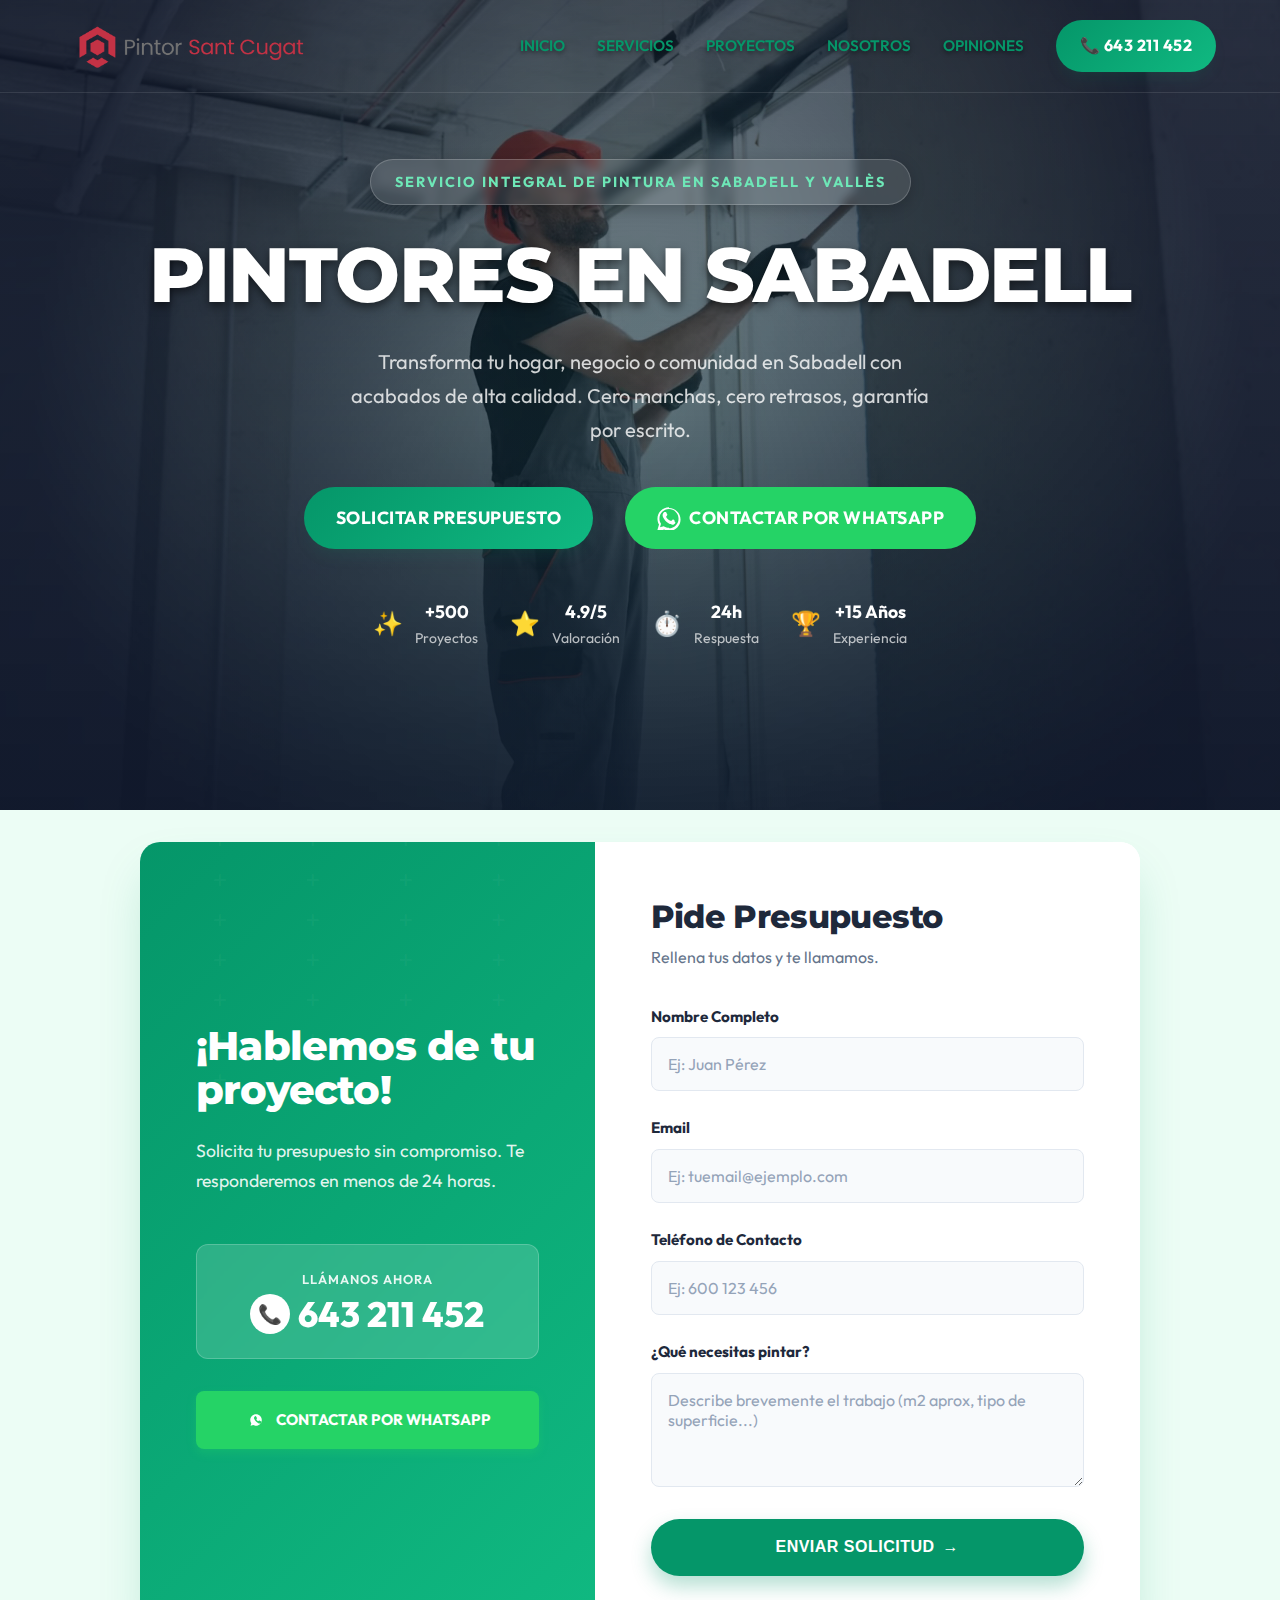
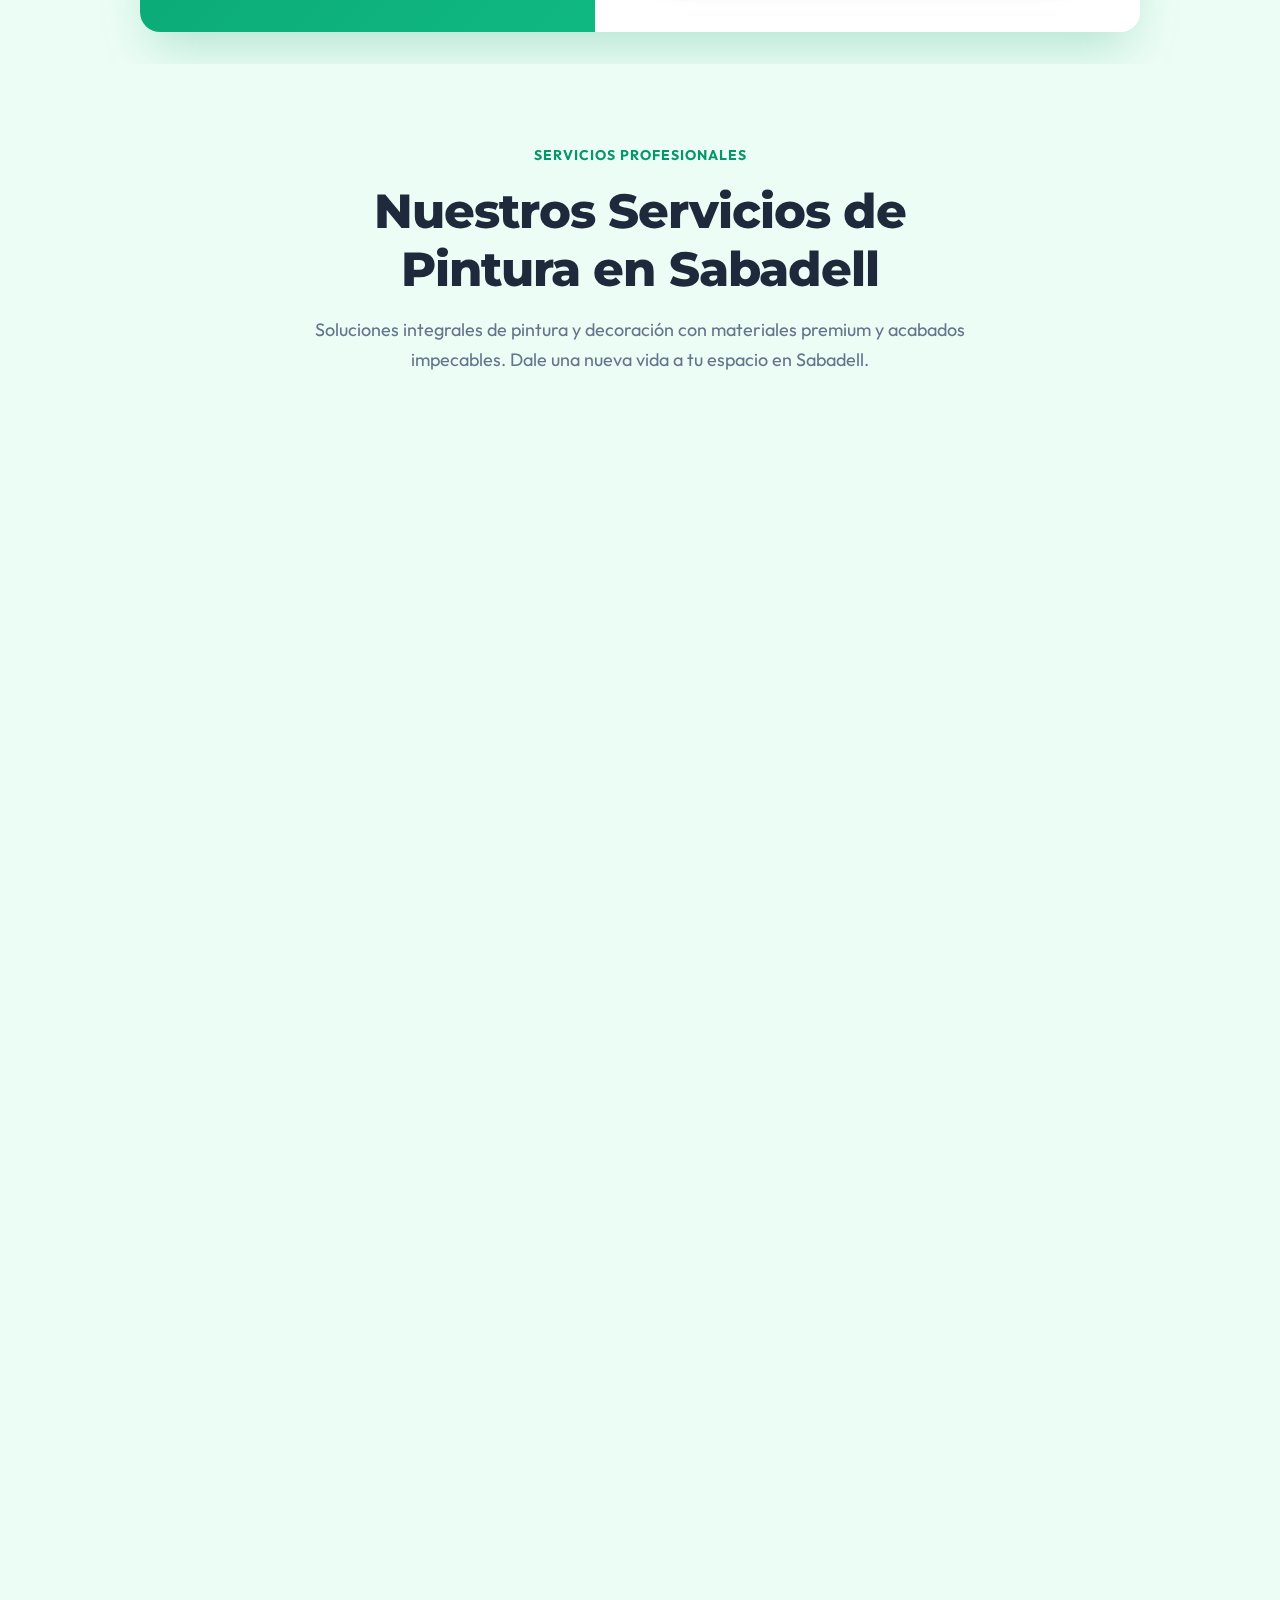
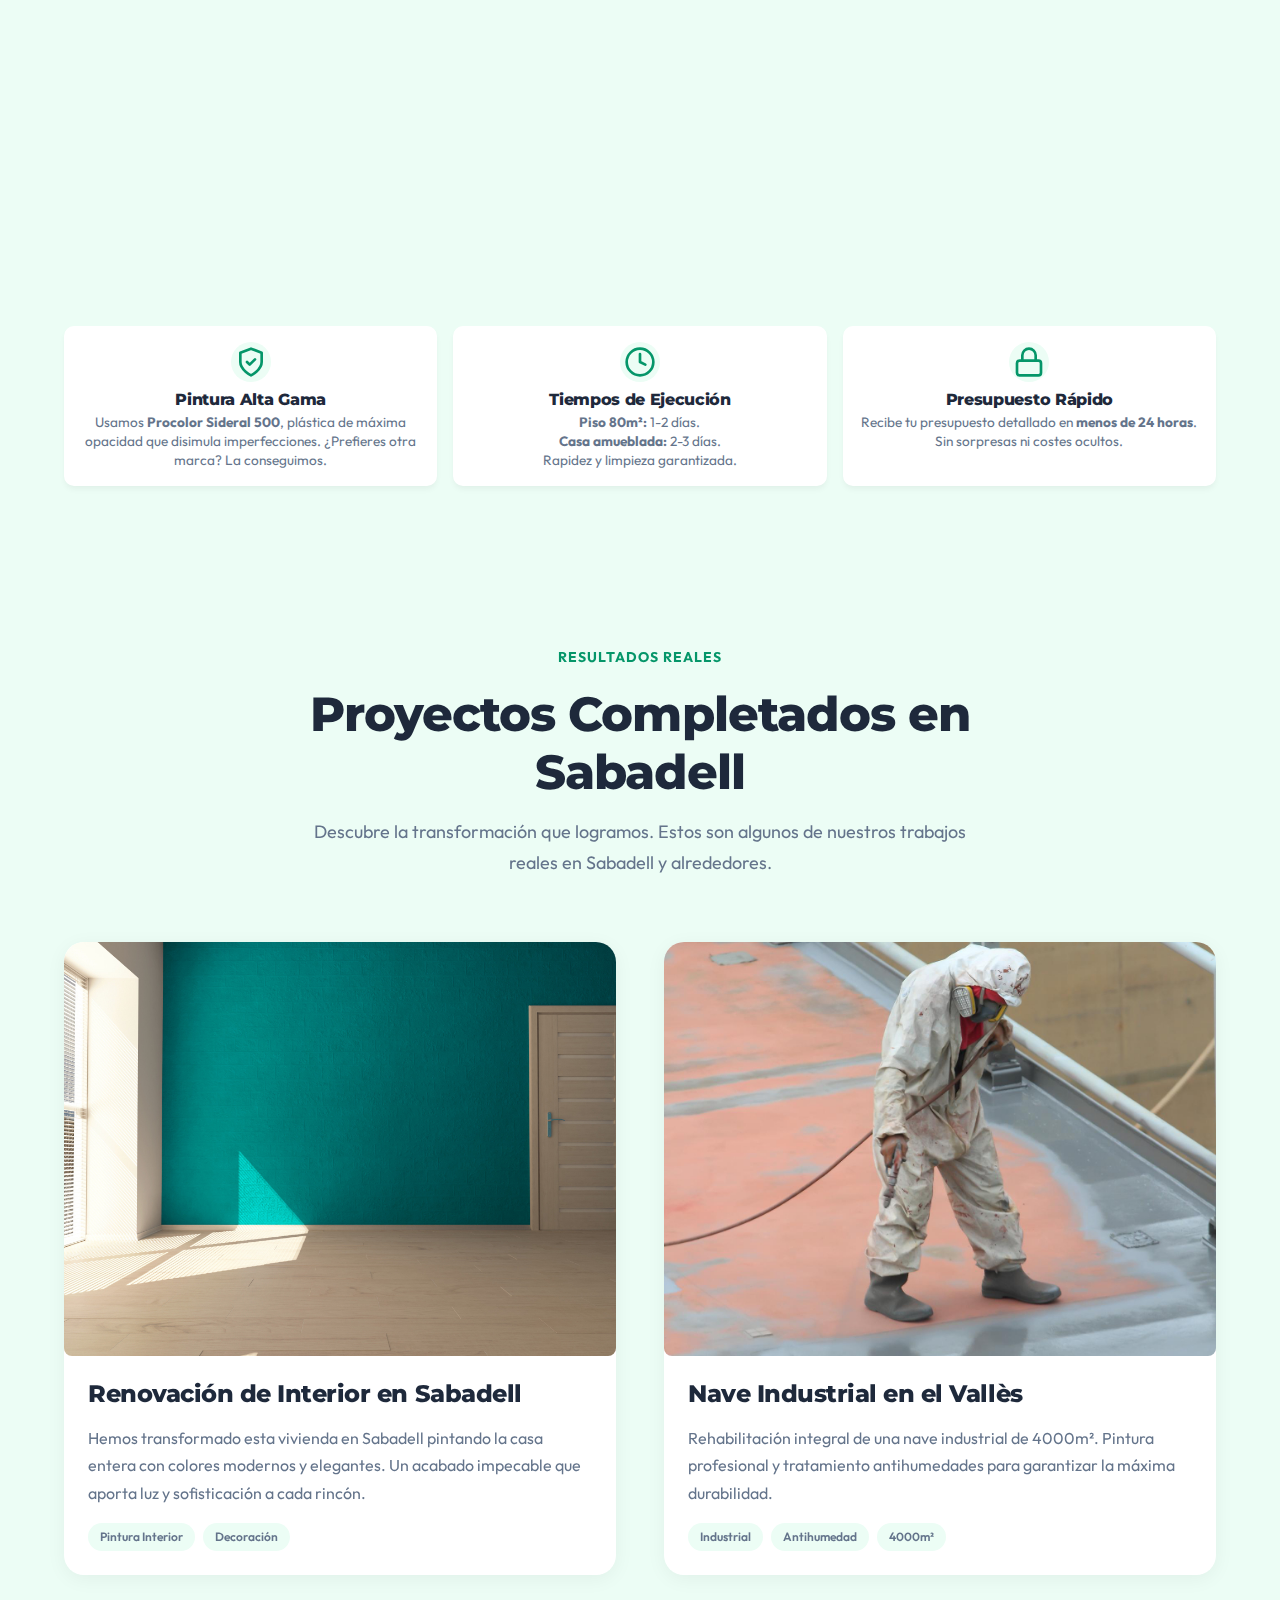
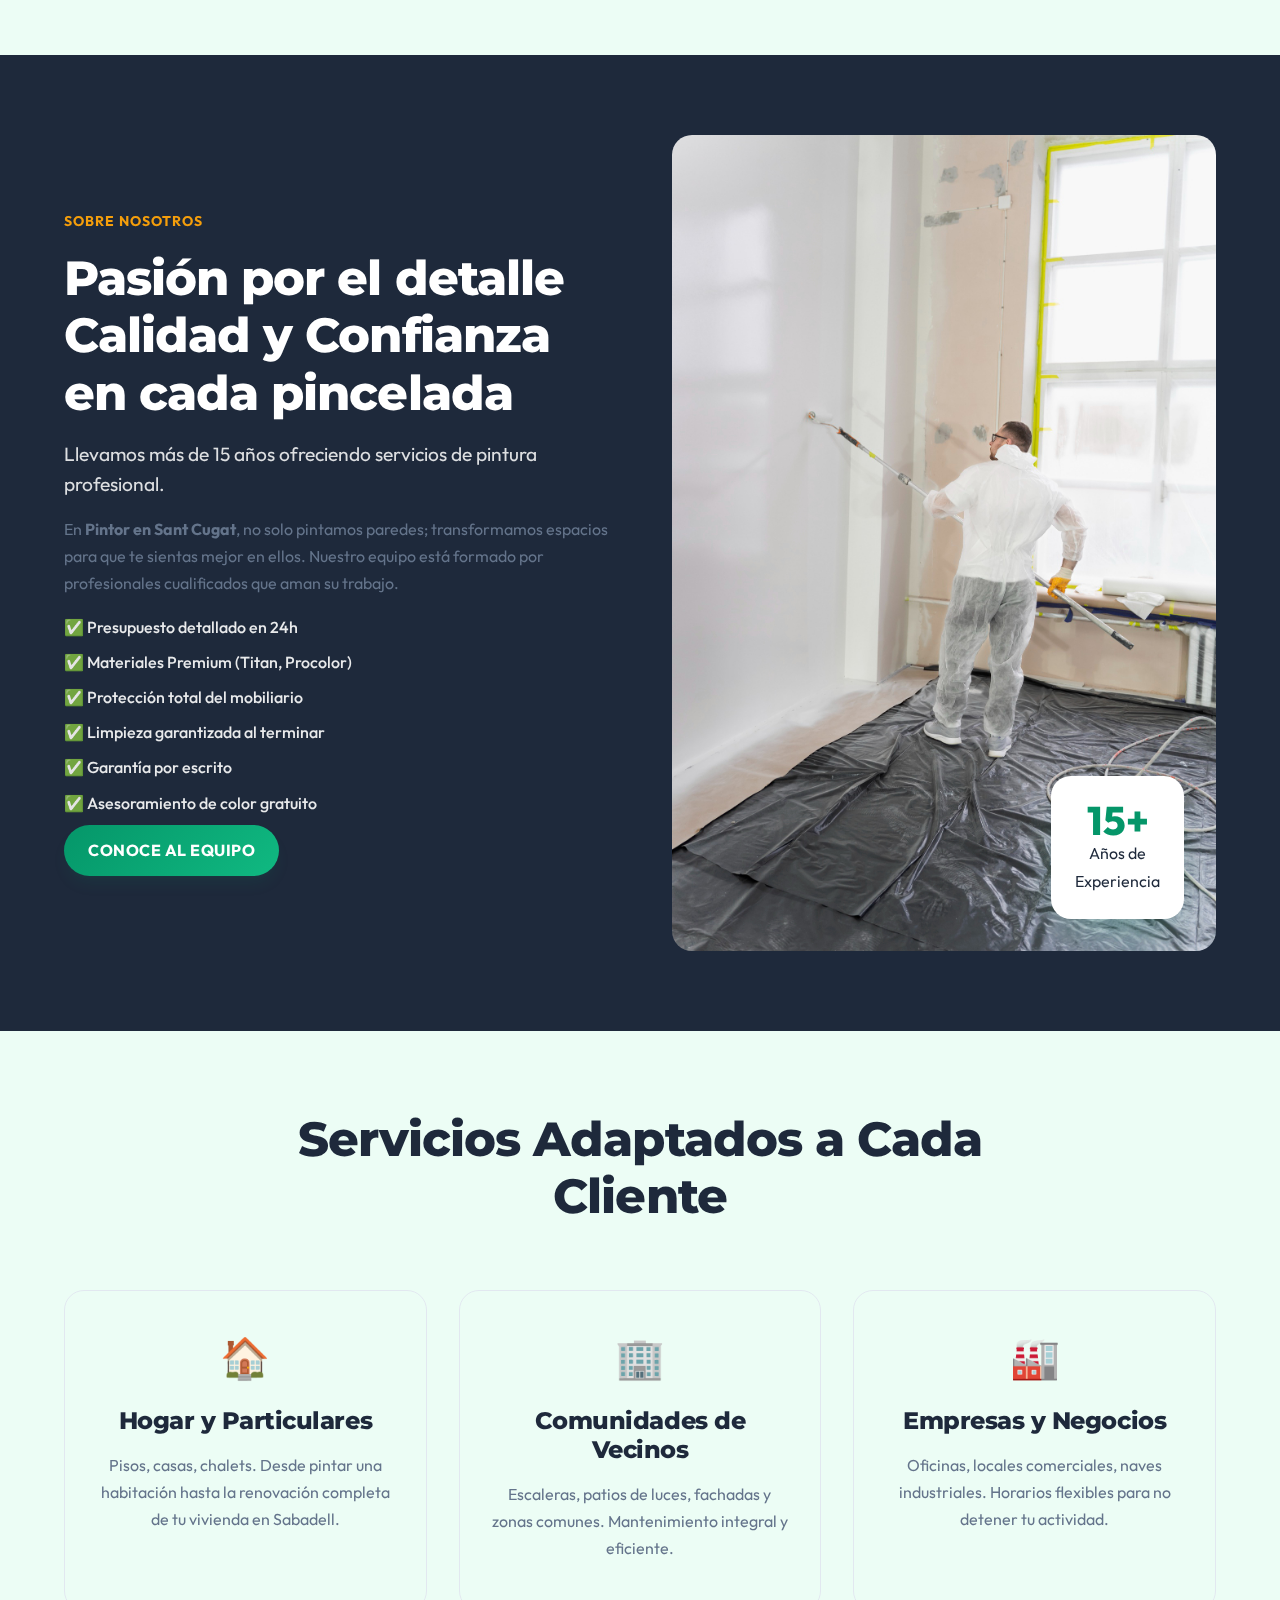
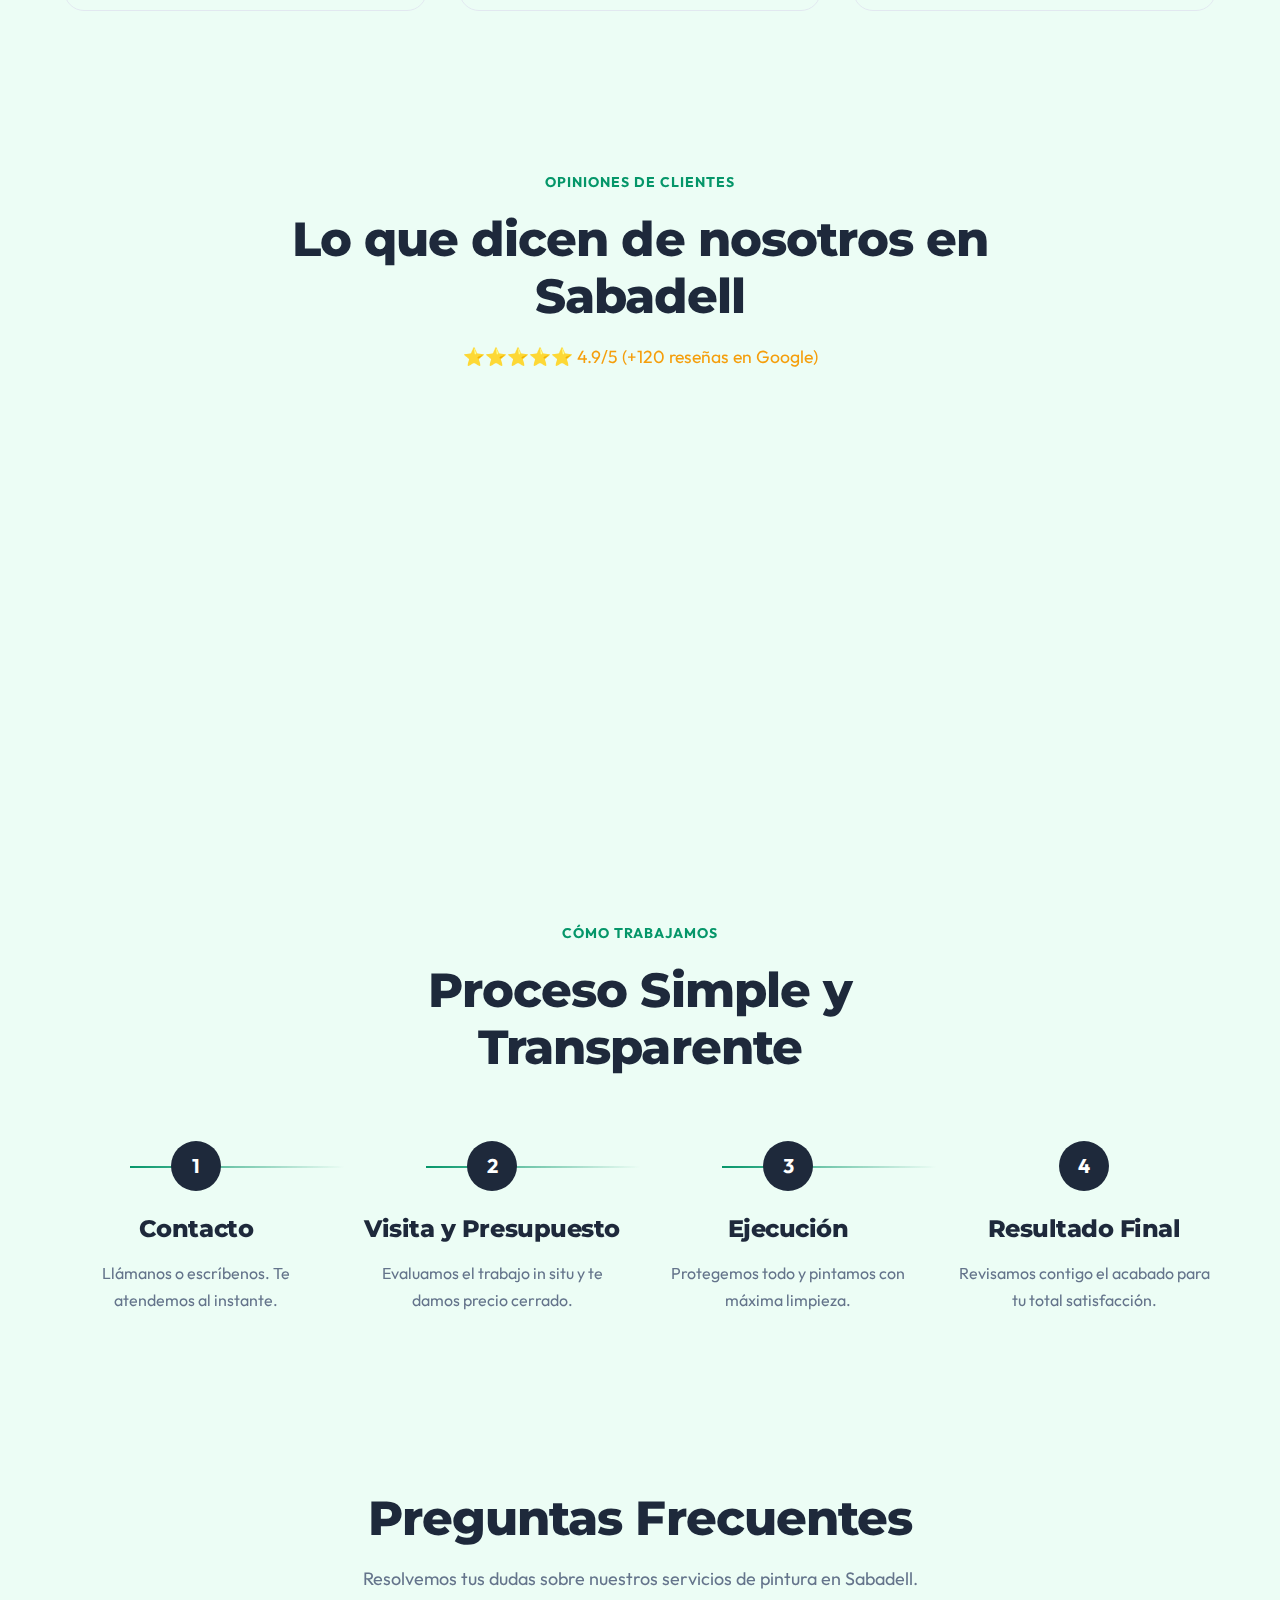
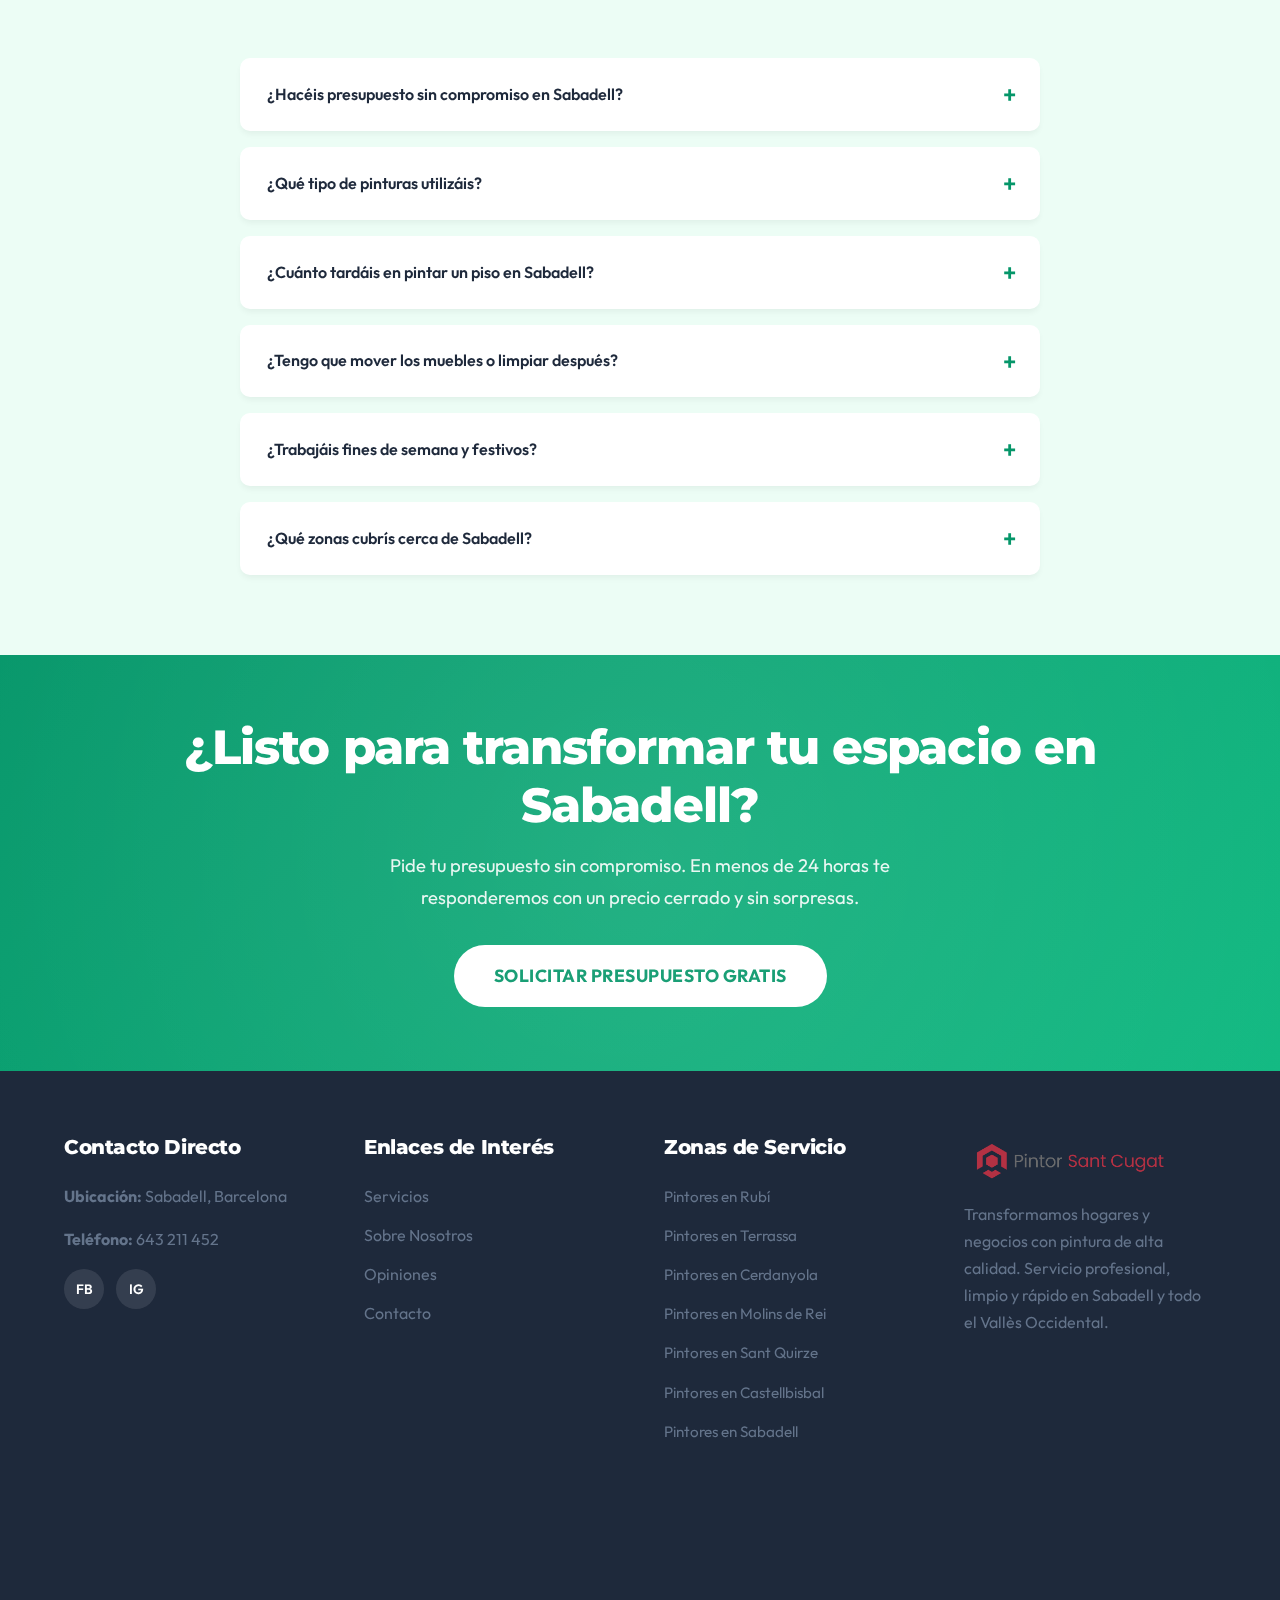
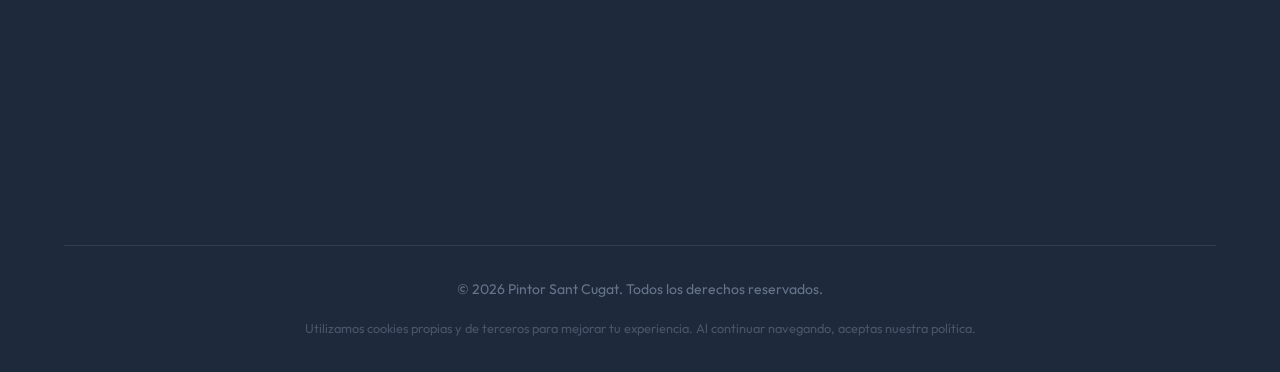
<file: pintor-sabadell.html>
<!DOCTYPE html>
<html lang="es">

<head>
  <meta charset="UTF-8">
  <meta name="viewport" content="width=device-width, initial-scale=1.0">
  <meta http-equiv="X-UA-Compatible" content="IE=edge">

  <title>Pintores en Sabadell | Presupuesto en 24h</title>
  <meta name="description" content="Pintores en Sabadell expertos en pintura interior, exterior, fachadas y comunidades. +15 años de experiencia. Presupuesto en 24h. Llama: 643 211 452">
  <meta name="keywords" content="pintor sabadell, pintores sabadell, pintura fachada sabadell, alisar paredes sabadell, pintor sant cugat">
  <meta name="author" content="Pintor Sant Cugat">
  <meta name="robots" content="index, follow">

  <meta property="og:title" content="Pintores en Sabadell | Presupuesto en 24h">
  <meta property="og:description" content="Renueva tu hogar con los mejores pintores de Sabadell. Calidad, limpieza y garantía por escrito.">
  <meta property="og:type" content="website">
  <meta property="og:url" content="https://pintorsantcugat.es/pintor-sabadell/">
  <meta property="og:locale" content="es_ES">
  <link rel="canonical" href="https://pintorsantcugat.es/pintor-sabadell/">

  <link rel="icon" type="image/png" href="/favicon.ico">
  <meta name="theme-color" content="#059669">
  <link rel="stylesheet" href="/styles.css">
  <link rel="preconnect" href="https://fonts.googleapis.com">
  <link rel="preconnect" href="https://fonts.gstatic.com" crossorigin>
  <link href="https://fonts.googleapis.com/css2?family=Montserrat:wght@400;500;700;800&family=Open+Sans:wght@400;600&display=swap" rel="stylesheet">
  <script type="application/ld+json">
{
  "@context": "https://schema.org",
  "@graph": [
    {
      "@type": ["LocalBusiness", "HousePainter"],
      "@id": "https://pintorsantcugat.es/pintor-sabadell/#localbusiness",
      "name": "Pintor Sant Cugat - Pintores en Sabadell",
      "description": "Pintores profesionales en Sabadell con más de 15 años de experiencia. Especialistas en pintura interior, exterior, fachadas e impermeabilizaciones.",
      "url": "https://pintorsantcugat.es/pintor-sabadell/",
      "image": "https://pintorsantcugat.es/pintorsantcugat.png",
      "logo": "https://pintorsantcugat.es/pintorsantcugat.png",
      "telephone": "+34643211452",
      "priceRange": "€€€",
      "address": { "@type": "PostalAddress", "addressLocality": "Sabadell", "addressRegion": "Barcelona", "addressCountry": "ES" },
      "geo": { "@type": "GeoCoordinates", "latitude": 41.5483, "longitude": 2.1094 },
      "openingHoursSpecification": [{ "@type": "OpeningHoursSpecification", "dayOfWeek": ["Monday","Tuesday","Wednesday","Thursday","Friday","Saturday","Sunday"], "opens": "00:00", "closes": "23:59" }],
      "areaServed": [
        { "@type": "City", "name": "Sant Cugat del Vallès" },
        { "@type": "City", "name": "Sabadell" },
        { "@type": "City", "name": "Terrassa" },
        { "@type": "City", "name": "Sant Quirze del Vallès" },
        { "@type": "City", "name": "Cerdanyola del Vallès" },
        { "@type": "City", "name": "Rubí" },
        { "@type": "City", "name": "Castellbisbal" },
        { "@type": "City", "name": "Molins de Rei" }
      ],
      "knowsLanguage": ["es", "ca"], "sameAs": [],
      "hasOfferCatalog": {
        "@type": "OfferCatalog", "@id": "https://pintorsantcugat.es/pintor-sabadell/#catalogo-servicios", "name": "Servicios de Pintura en Sabadell",
        "itemListElement": [
          { "@type": "Offer", "itemOffered": { "@type": "Service", "@id": "https://pintorsantcugat.es/pintor-sabadell/#pintura-interior", "name": "Pintura Interior", "serviceType": "Pintura interior", "description": "Renovación completa de habitaciones, salones y pasillos con acabados impecables.", "areaServed": { "@type": "Place", "name": "Sabadell y alrededores" } } },
          { "@type": "Offer", "itemOffered": { "@type": "Service", "@id": "https://pintorsantcugat.es/pintor-sabadell/#pintura-exterior-fachadas", "name": "Pintura Exterior y Fachadas", "serviceType": "Pintura exterior y fachadas", "description": "Rehabilitación de fachadas, protección contra humedades y pintura exterior duradera.", "areaServed": { "@type": "Place", "name": "Sabadell y alrededores" } } },
          { "@type": "Offer", "itemOffered": { "@type": "Service", "@id": "https://pintorsantcugat.es/pintor-sabadell/#alisado-paredes", "name": "Alisado de Paredes", "serviceType": "Alisado y preparación de superficies", "description": "Eliminación de gotelé, reparación de grietas y preparación de superficies lisas.", "areaServed": { "@type": "Place", "name": "Sabadell y alrededores" } } },
          { "@type": "Offer", "itemOffered": { "@type": "Service", "@id": "https://pintorsantcugat.es/pintor-sabadell/#pintura-decorativa", "name": "Pintura Decorativa", "serviceType": "Acabados decorativos", "description": "Estucos, efectos alta decoración, papel pintado y acabados exclusivos.", "areaServed": { "@type": "Place", "name": "Sabadell y alrededores" } } }
        ]
      }
    },
    { "@type": "Organization", "@id": "https://pintorsantcugat.es/#organization", "name": "Pintor Sant Cugat", "url": "https://pintorsantcugat.es/", "logo": "https://pintorsantcugat.es/pintorsantcugat.png", "telephone": "+34643211452" },
    { "@type": "WebSite", "@id": "https://pintorsantcugat.es/#website", "url": "https://pintorsantcugat.es/", "name": "Pintor Sant Cugat", "inLanguage": "es" }
  ]
}
</script>
  <script type="application/ld+json">
{
  "@context": "https://schema.org", "@type": "FAQPage",
  "mainEntity": [
    { "@type": "Question", "name": "¿Hacéis presupuesto sin compromiso en Sabadell?", "acceptedAnswer": { "@type": "Answer", "text": "Sí, totalmente gratuito y sin compromiso. Nos desplazamos a tu domicilio en Sabadell o alrededores para ver el trabajo y darte un precio cerrado en menos de 24 horas." } },
    { "@type": "Question", "name": "¿Cuánto tardáis en pintar un piso en Sabadell?", "acceptedAnswer": { "@type": "Answer", "text": "Un piso estándar de 80m² lo terminamos en 1-2 días. Si está amueblado, entre 2-3 días. Siempre cumplimos plazos." } },
    { "@type": "Question", "name": "¿Qué zonas cubrís cerca de Sabadell?", "acceptedAnswer": { "@type": "Answer", "text": "Además de Sabadell, trabajamos en Sant Cugat, Terrassa, Rubí, Cerdanyola, Castellbisbal, Sant Quirze, Molins de Rei y todo el Vallès Occidental." } }
  ]
}
</script>
</head>

<body>

  <header class="header"><div class="container"><div class="header-content"><a href="/" class="logo"><img src="/pintorsantcugat.png" alt="Pintor Sant Cugat" class="logo-img"></a><nav class="nav"><button class="menu-toggle" aria-label="Menú">☰</button><ul class="nav-menu"><li><a href="#inicio" class="active">Inicio</a></li><li><a href="#servicios">Servicios</a></li><li><a href="#proyectos">Proyectos</a></li><li><a href="#nosotros">Nosotros</a></li><li><a href="#opiniones">Opiniones</a></li><li><a href="#contacto" class="btn btn-primary">📞 643 211 452</a></li></ul></nav></div></div></header>

  <section id="inicio" class="hero">
    <video autoplay muted loop playsinline class="hero-video"><source src="pintor.webm" type="video/webm"></video>
    <div class="hero-overlay"></div>
    <div class="container">
      <div class="hero-content">
        <span class="hero-label">SERVICIO INTEGRAL DE PINTURA EN SABADELL Y VALLÈS</span>
        <h1>PINTORES EN SABADELL</h1>
        <p class="hero-subtitle">Transforma tu hogar, negocio o comunidad en Sabadell con acabados de alta calidad. Cero manchas, cero retrasos, garantía por escrito.</p>
        <div class="hero-cta">
          <a href="#contacto" class="btn btn-primary btn-large">SOLICITAR PRESUPUESTO</a>
          <a href="https://wa.me/34643211452" class="btn btn-whatsapp btn-large" target="_blank"><svg width="24" height="24" viewBox="0 0 24 24" fill="currentColor" xmlns="http://www.w3.org/2000/svg" style="margin-right: 8px;"><path d="M17.472 14.382C17.112 14.011 16.351 13.527 15.98 13.527C15.609 13.527 15.248 13.986 14.887 14.382C14.526 14.778 13.815 14.868 12.836 14.453C11.857 14.038 10.524 12.922 9.77199 11.967C9.01999 11.012 9.04999 10.584 9.42099 10.213C9.79199 9.842 9.92599 9.545 10.153 9.277C10.38 9.009 10.421 8.841 10.277 8.573C10.133 8.305 9.41099 6.849 9.14299 6.313C8.87499 5.777 8.57599 6.045 8.35899 6.045C8.14199 6.045 7.91499 6.035 7.68799 6.035C7.46099 6.035 7.08999 6.134 6.78099 6.471C6.47199 6.808 5.60499 7.621 5.60499 9.277C5.60499 10.933 6.81099 12.539 6.98599 12.777C7.16099 13.015 9.33699 16.592 12.774 17.92C15.25 18.877 15.766 18.679 16.292 18.629C16.818 18.579 17.901 17.975 18.128 17.331C18.355 16.687 18.355 16.132 18.283 16.013C18.211 15.894 18.015 15.825 17.654 15.646L17.472 14.382ZM12.005 21.785C10.211 21.785 8.53299 21.319 7.07899 20.507L6.75799 20.316L3 21.31L4.01599 17.754L3.80499 17.419C2.91799 16.013 2.45299 14.379 2.45299 12.723C2.45299 7.426 6.73899 3.12 12.005 3.12C14.557 3.12 16.956 4.115 18.761 5.92C20.566 7.725 21.561 10.124 21.561 12.677C21.561 17.974 17.275 22.28 12.005 22.28V21.785ZM12.005 1.13C5.63599 1.13 0.463989 6.302 0.463989 12.671C0.463989 14.704 0.989989 16.687 2.01099 18.462L0 25.5L7.22299 23.606C8.87399 24.508 10.665 24.984 12.005 24.984C18.374 24.984 23.546 19.812 23.546 13.443C23.546 7.074 18.374 1.902 12.005 1.902V1.13Z"/></svg>CONTACTAR POR WHATSAPP</a>
        </div>
        <div class="hero-features">
          <div class="feature"><span class="feature-icon">✨</span><div class="feature-text"><strong>+500</strong> Proyectos</div></div>
          <div class="feature"><span class="feature-icon">⭐</span><div class="feature-text"><strong>4.9/5</strong> Valoración</div></div>
          <div class="feature"><span class="feature-icon">⏱️</span><div class="feature-text"><strong>24h</strong> Respuesta</div></div>
          <div class="feature"><span class="feature-icon">🏆</span><div class="feature-text"><strong>+15 Años</strong> Experiencia</div></div>
        </div>
      </div>
    </div>
  </section>

  <section id="contacto" class="section bg-light" style="padding-top: 2rem; padding-bottom: 2rem;">
    <div class="container"><div class="modern-contact-card">
      <div class="contact-info-side"><h2>¡Hablemos de tu proyecto!</h2><p>Solicita tu presupuesto sin compromiso. Te responderemos en menos de 24 horas.</p><div class="contact-cta-box"><span class="label-small">LLÁMANOS AHORA</span><a href="tel:643211452" class="phone-number-large"><div class="phone-icon-circle">📞</div>643 211 452</a></div><a href="https://wa.me/34643211452" class="btn-whatsapp-full" target="_blank"><svg width="24" height="24" fill="currentColor" viewBox="0 0 24 24"><path d="M12.031 6.172c-3.181 0-5.767 2.586-5.768 5.766-.001 1.298.38 2.27 1.019 3.287l-.711 2.592 2.654-.696c1.001.54 1.973.652 2.806.652 3.18 0 5.765-2.587 5.765-5.766.001-3.181-2.585-5.765-5.765-5.765zM17.472 14.382c-.297.949-1.408 1.451-2.481 1.082l-.246-.074c-1.027-.337-2.022-1.083-2.736-1.796-.714-.714-1.459-1.709-1.796-2.736l-.074-.247c-.368-1.072.133-2.183 1.082-2.48l.196-.045c.199-.036.402.046.518.21.36.51.685 1.066.963 1.652.126.265.043.58-.184.774l-.246.21c-.166.141-.2.378-.08.572.399.645.922 1.168 1.567 1.567.194.12.431.086.572-.08l.21-.246c.194-.227.509-.31.774-.184.586.278 1.142.603 1.652.963.164.116.246.319.21.518l-.045.196z"/></svg>CONTACTAR POR WHATSAPP</a></div>
      <div class="contact-form-side"><h3>Pide Presupuesto</h3><p>Rellena tus datos y te llamamos.</p>
        <form class="contact-form" action="https://formspree.io/f/xkoowqje" method="POST">
          <div class="form-group"><label>Nombre Completo</label><input type="text" name="name" placeholder="Ej: Juan Pérez" required></div>
          <div class="form-group"><label>Email</label><input type="email" name="email" placeholder="Ej: tuemail@ejemplo.com" required></div>
          <div class="form-group"><label>Teléfono de Contacto</label><input type="tel" name="phone" placeholder="Ej: 600 123 456" required></div>
          <div class="form-group"><label>¿Qué necesitas pintar?</label><textarea name="message" rows="4" placeholder="Describe brevemente el trabajo (m2 aprox, tipo de superficie...)" required></textarea></div>
          <button type="submit" class="btn-submit">ENVIAR SOLICITUD <span>→</span></button>
        </form>
      </div>
    </div></div>
  </section>

  <section id="servicios" class="section bg-light">
    <div class="container">
      <div class="section-title"><span class="section-tag">Servicios Profesionales</span><h2>Nuestros Servicios de Pintura en Sabadell</h2><p class="section-subtitle">Soluciones integrales de pintura y decoración con materiales premium y acabados impecables. Dale una nueva vida a tu espacio en Sabadell.</p></div>
      <div class="cards-grid">
        <div class="card"><div class="card-image" style="background-image: url('/pinturainterior.jpg');"></div><div class="card-content"><h3 class="card-title">Pintura Interior</h3><p class="card-text">Habitaciones, salones y pasillos como nuevos. Acabados perfectos, sin olores y en tiempo récord.</p><a href="#contacto" class="btn-link">Más Información →</a></div></div>
        <div class="card"><div class="card-image" style="background-image: url('/pinturaexterior.jpg');"></div><div class="card-content"><h3 class="card-title">Pintura Exterior y Fachadas</h3><p class="card-text">Fachadas que vuelven a lucir como el primer día. Protección contra lluvia, sol y humedades.</p><a href="#contacto" class="btn-link">Más Información →</a></div></div>
        <div class="card"><div class="card-image" style="background-image: url('/45508.jpg');"></div><div class="card-content"><h3 class="card-title">Comunidades de Vecinos</h3><p class="card-text">Escaleras, patios y zonas comunes impecables. Trabajamos rápido y sin molestar a los vecinos.</p><a href="#contacto" class="btn-link">Más Información →</a></div></div>
        <div class="card"><div class="card-image" style="background-image: url('/alisadoparedes.jpg');"></div><div class="card-content"><h3 class="card-title">Alisado de Paredes</h3><p class="card-text">Adiós al gotelé. Paredes lisas, modernas y listas para pintar con el acabado que quieras.</p><a href="#contacto" class="btn-link">Más Información →</a></div></div>
        <div class="card"><div class="card-image" style="background-image: url('/pinturadecorativa.jpg');"></div><div class="card-content"><h3 class="card-title">Pintura Decorativa</h3><p class="card-text">Estucos venecianos, microcemento, papel pintado y efectos exclusivos que marcan la diferencia.</p><a href="#contacto" class="btn-link">Más Información →</a></div></div>
        <div class="card"><div class="card-image" style="background-image: url('/pinturaindustrial.jpg');"></div><div class="card-content"><h3 class="card-title">Pintura Industrial</h3><p class="card-text">Naves, suelos epoxi, señalización y protección de estructuras. Trabajamos en fines de semana.</p><a href="#contacto" class="btn-link">Más Información →</a></div></div>
        <div class="card"><div class="card-image" style="background-image: url('/impermeabilizaciones.jpg');"></div><div class="card-content"><h3 class="card-title">Impermeabilizaciones</h3><p class="card-text">Se acabaron las goteras. Protección total para cubiertas, terrazas y tejados con garantía.</p><a href="#contacto" class="btn-link">Más Información →</a></div></div>
        <div class="card"><div class="card-image" style="background-image: url('/antihumedad.jpg');"></div><div class="card-content"><h3 class="card-title">Tratamientos Antihumedad</h3><p class="card-text">Eliminamos humedades de raíz: condensación, capilaridad y filtraciones. Solución definitiva.</p><a href="#contacto" class="btn-link">Más Información →</a></div></div>
        <div class="card card-cta-blue"><div class="card-content"><h3 class="card-title text-white">¿Podemos ayudarte en algo?</h3><p class="card-text text-white">Contáctanos y seguro que encontramos la manera de ayudarte.</p><a href="#contacto" class="btn btn-white mt-2">Contactar Ahora</a></div></div>
      </div>
    </div>
  </section>

  <section class="section section-values"><div class="container"><div class="values-grid">
    <div class="value-item"><div class="value-icon"><svg xmlns="http://www.w3.org/2000/svg" width="32" height="32" viewBox="0 0 24 24" fill="none" stroke="currentColor" stroke-width="2" stroke-linecap="round" stroke-linejoin="round"><path d="M12 22s8-4 8-10V5l-8-3-8 3v7c0 6 8 10 8 10z"/><path d="m9 12 2 2 4-4"/></svg></div><h3>Pintura Alta Gama</h3><p>Usamos <strong>Procolor Sideral 500</strong>, plástica de máxima opacidad que disimula imperfecciones. ¿Prefieres otra marca? La conseguimos.</p></div>
    <div class="value-item"><div class="value-icon"><svg xmlns="http://www.w3.org/2000/svg" width="32" height="32" viewBox="0 0 24 24" fill="none" stroke="currentColor" stroke-width="2" stroke-linecap="round" stroke-linejoin="round"><circle cx="12" cy="12" r="10"/><polyline points="12 6 12 12 16 14"/></svg></div><h3>Tiempos de Ejecución</h3><p><strong>Piso 80m²:</strong> 1-2 días.<br><strong>Casa amueblada:</strong> 2-3 días.<br>Rapidez y limpieza garantizada.</p></div>
    <div class="value-item"><div class="value-icon"><svg xmlns="http://www.w3.org/2000/svg" width="32" height="32" viewBox="0 0 24 24" fill="none" stroke="currentColor" stroke-width="2" stroke-linecap="round" stroke-linejoin="round"><rect x="3" y="11" width="18" height="11" rx="2" ry="2"/><path d="M7 11V7a5 5 0 0 1 10 0v4"/></svg></div><h3>Presupuesto Rápido</h3><p>Recibe tu presupuesto detallado en <strong>menos de 24 horas</strong>. Sin sorpresas ni costes ocultos.</p></div>
  </div></div></section>

  <section id="proyectos" class="section bg-light">
    <div class="container">
      <div class="section-title"><span class="section-tag">Resultados Reales</span><h2>Proyectos Completados en Sabadell</h2><p class="section-subtitle">Descubre la transformación que logramos. Estos son algunos de nuestros trabajos reales en Sabadell y alrededores.</p></div>
      <div class="comparison-grid">
        <div class="comparison-card"><div class="project-image-container"><img src="/pinturahabitacion.jpg" alt="Pintura de habitación en Sabadell" style="width: 100%; height: auto; display: block; border-radius: 8px; aspect-ratio: 4/3; object-fit: cover;"></div><div class="project-details"><h3>Renovación de Interior en Sabadell</h3><p>Hemos transformado esta vivienda en Sabadell pintando la casa entera con colores modernos y elegantes. Un acabado impecable que aporta luz y sofisticación a cada rincón.</p><div class="project-tags"><span class="tag">Pintura Interior</span><span class="tag">Decoración</span></div></div></div>
        <div class="comparison-card"><div class="project-image-container"><img src="/pinturanaveind.jpg" alt="Nave industrial cerca de Sabadell" style="width: 100%; height: auto; display: block; border-radius: 8px; aspect-ratio: 4/3; object-fit: cover;"></div><div class="project-details"><h3>Nave Industrial en el Vallès</h3><p>Rehabilitación integral de una nave industrial de 4000m². Pintura profesional y tratamiento antihumedades para garantizar la máxima durabilidad.</p><div class="project-tags"><span class="tag">Industrial</span><span class="tag">Antihumedad</span><span class="tag">4000m²</span></div></div></div>
      </div>
    </div>
  </section>

  <section id="nosotros" class="section bg-dark text-white">
    <div class="container"><div class="about-grid">
      <div class="about-content"><span class="section-tag tag-light">Sobre Nosotros</span><h2>Pasión por el detalle <br>Calidad y Confianza en cada pincelada</h2><p class="lead">Llevamos más de 15 años ofreciendo servicios de pintura profesional.</p><p>En <strong>Pintor en Sant Cugat</strong>, no solo pintamos paredes; transformamos espacios para que te sientas mejor en ellos. Nuestro equipo está formado por profesionales cualificados que aman su trabajo.</p><ul class="check-list"><li>✅ Presupuesto detallado en 24h</li><li>✅ Materiales Premium (Titan, Procolor)</li><li>✅ Protección total del mobiliario</li><li>✅ Limpieza garantizada al terminar</li><li>✅ Garantía por escrito</li><li>✅ Asesoramiento de color gratuito</li></ul><a href="#contacto" class="btn btn-primary">Conoce al Equipo</a></div>
      <div class="about-image"><img src="/2149344030.jpg" alt="Equipo de Pintores en Sabadell"><div class="experience-badge"><span class="years">15+</span><span class="text">Años de<br>Experiencia</span></div></div>
    </div></div>
  </section>

  <section class="section"><div class="container"><div class="section-title"><h2>Servicios Adaptados a Cada Cliente</h2></div><div class="segments-grid">
    <div class="segment"><div class="segment-icon">🏠</div><h3>Hogar y Particulares</h3><p>Pisos, casas, chalets. Desde pintar una habitación hasta la renovación completa de tu vivienda en Sabadell.</p></div>
    <div class="segment"><div class="segment-icon">🏢</div><h3>Comunidades de Vecinos</h3><p>Escaleras, patios de luces, fachadas y zonas comunes. Mantenimiento integral y eficiente.</p></div>
    <div class="segment"><div class="segment-icon">🏭</div><h3>Empresas y Negocios</h3><p>Oficinas, locales comerciales, naves industriales. Horarios flexibles para no detener tu actividad.</p></div>
  </div></div></section>

  <section id="opiniones" class="section bg-light">
    <div class="container">
      <div class="section-title"><span class="section-tag">Opiniones de Clientes</span><h2>Lo que dicen de nosotros en Sabadell</h2><div class="rating-stars">⭐⭐⭐⭐⭐ 4.9/5 (+120 reseñas en Google)</div></div>
      <div class="testimonials-wrapper"><div class="testimonials-grid">
        <div class="testimonial-card"><div class="testimonial-quote-icon">"</div><div class="testimonial-text">Muy profesionales. Pintaron todo mi piso en el centro de Sabadell en tres días. El alisado de las paredes quedó perfecto. Recomendados sin duda.</div><div class="testimonial-author"><div class="author-avatar">JS</div><div class="author-info"><strong>Javier Serrano</strong><span>Propietario en Sabadell</span></div></div></div>
        <div class="testimonial-card"><div class="testimonial-quote-icon">"</div><div class="testimonial-text">Excelente relación calidad-precio. Nos pintaron el local comercial en Sabadell y fueron muy rápidos y limpios. Sin duda repetiremos.</div><div class="testimonial-author"><div class="author-avatar">EB</div><div class="author-info"><strong>Elena Blanco</strong><span>Comerciante en Sabadell</span></div></div></div>
        <div class="testimonial-card"><div class="testimonial-quote-icon">"</div><div class="testimonial-text">Buscaba pintores en Sabadell serios y que cumplieran plazos. Han superado todas mis expectativas. Trabajo impecable y trato muy cercano.</div><div class="testimonial-author"><div class="author-avatar">CM</div><div class="author-info"><strong>Carles Martínez</strong><span>Vecino de Sabadell</span></div></div></div>
      </div></div>
    </div>
  </section>

  <section class="section"><div class="container"><div class="section-title"><span class="section-tag">Cómo Trabajamos</span><h2>Proceso Simple y Transparente</h2></div><div class="process-steps">
    <div class="step"><div class="step-number">1</div><h3>Contacto</h3><p>Llámanos o escríbenos. Te atendemos al instante.</p></div>
    <div class="step"><div class="step-number">2</div><h3>Visita y Presupuesto</h3><p>Evaluamos el trabajo in situ y te damos precio cerrado.</p></div>
    <div class="step"><div class="step-number">3</div><h3>Ejecución</h3><p>Protegemos todo y pintamos con máxima limpieza.</p></div>
    <div class="step"><div class="step-number">4</div><h3>Resultado Final</h3><p>Revisamos contigo el acabado para tu total satisfacción.</p></div>
  </div></div></section>

  <section class="section bg-light"><div class="container"><div class="section-title"><h2>Preguntas Frecuentes</h2><p class="section-subtitle">Resolvemos tus dudas sobre nuestros servicios de pintura en Sabadell.</p></div><div class="faq-grid">
    <details class="faq-item"><summary>¿Hacéis presupuesto sin compromiso en Sabadell?</summary><p>Sí, totalmente gratuito y sin compromiso. Nos desplazamos a tu domicilio en Sabadell o alrededores para ver el trabajo y darte un precio cerrado en menos de 24 horas.</p></details>
    <details class="faq-item"><summary>¿Qué tipo de pinturas utilizáis?</summary><p>Trabajamos con marcas premium como Procolor Sideral 500, Titan y Valentine. Si prefieres otra marca o acabado especial, la conseguimos sin problema.</p></details>
    <details class="faq-item"><summary>¿Cuánto tardáis en pintar un piso en Sabadell?</summary><p>Un piso estándar de 80m² lo terminamos en 1-2 días. Si está amueblado, entre 2-3 días. Siempre cumplimos plazos.</p></details>
    <details class="faq-item"><summary>¿Tengo que mover los muebles o limpiar después?</summary><p>No te preocupes de nada. Nosotros protegemos todo el mobiliario antes de empezar y dejamos la vivienda completamente limpia al terminar.</p></details>
    <details class="faq-item"><summary>¿Trabajáis fines de semana y festivos?</summary><p>Sí, nos adaptamos a tu horario. Para negocios y oficinas, trabajamos en fin de semana para no interrumpir tu actividad.</p></details>
    <details class="faq-item"><summary>¿Qué zonas cubrís cerca de Sabadell?</summary><p>Además de Sabadell, trabajamos en Sant Cugat, Terrassa, Rubí, Cerdanyola, Castellbisbal, Sant Quirze, Molins de Rei y todo el Vallès Occidental.</p></details>
  </div></div></section>

  <section class="cta-banner"><div class="container"><h2>¿Listo para transformar tu espacio en Sabadell?</h2><p>Pide tu presupuesto sin compromiso. En menos de 24 horas te responderemos con un precio cerrado y sin sorpresas.</p><a href="#contacto" class="btn">SOLICITAR PRESUPUESTO GRATIS</a></div></section>

  <footer class="footer"><div class="container"><div class="footer-grid">
    <div class="footer-col"><h3>Contacto Directo</h3><p><strong>Ubicación:</strong> Sabadell, Barcelona</p><p><strong>Teléfono:</strong> <a href="tel:+34643211452">643 211 452</a></p><div class="social-links"><a href="#">FB</a><a href="#">IG</a></div></div>
    <div class="footer-col"><h3>Enlaces de Interés</h3><ul><li><a href="#servicios">Servicios</a></li><li><a href="#nosotros">Sobre Nosotros</a></li><li><a href="#opiniones">Opiniones</a></li><li><a href="#contacto">Contacto</a></li></ul></div>
    <div class="footer-col"><h3>Zonas de Servicio</h3><ul class="footer-links-list"><li><a href="/pintor-rubi">Pintores en Rubí</a></li><li><a href="/pintor-terrassa">Pintores en Terrassa</a></li><li><a href="/pintor-cerdanyola">Pintores en Cerdanyola</a></li><li><a href="/pintor-molins-de-rei">Pintores en Molins de Rei</a></li><li><a href="/pintor-sant-quirze">Pintores en Sant Quirze</a></li><li><a href="/pintor-castellbisbal">Pintores en Castellbisbal</a></li><li><a href="/pintor-sabadell">Pintores en Sabadell</a></li></ul></div>
    <div class="footer-col"><a href="/" class="footer-logo-link"><img src="/pintorsantcugat.png" alt="Pintor Sant Cugat" class="footer-logo"></a><p>Transformamos hogares y negocios con pintura de alta calidad. Servicio profesional, limpio y rápido en Sabadell y todo el Vallès Occidental.</p></div>
  </div>
  <div class="footer-map" style="margin-bottom: 2rem; text-align: center;"><iframe src="https://www.google.com/maps/embed?pb=!1m18!1m12!1m3!1d23920.96!2d2.1094!3d41.5483!2m3!1f0!2f0!3f0!3m2!1i1024!2i768!4f13.1!3m3!1m2!1s0x12a4960a3f29c661%3A0x40818e0fa5a5c30!2sSabadell%2C%20Barcelona!5e0!3m2!1ses!2ses" width="100%" height="300" style="border:0; max-width: 400px;" allowfullscreen="" loading="lazy" referrerpolicy="no-referrer-when-downgrade"></iframe></div>
  <div class="footer-bottom"><p>&copy; 2026 Pintor Sant Cugat. Todos los derechos reservados.</p><p class="cookie-notice">Utilizamos cookies propias y de terceros para mejorar tu experiencia. Al continuar navegando, aceptas nuestra política.</p></div>
  </div></footer>

  <a href="https://wa.me/34643211452" class="floating-call-btn" target="_blank" aria-label="WhatsApp"><svg xmlns="http://www.w3.org/2000/svg" width="24" height="24" viewBox="0 0 24 24" fill="currentColor"><path d="M.057 24l1.687-6.163c-1.041-1.804-1.588-3.849-1.587-5.946.003-6.556 5.338-11.891 11.893-11.891 3.181.001 6.167 1.24 8.413 3.488 2.245 2.248 3.481 5.236 3.48 8.414-.003 6.557-5.338 11.892-11.893 11.892-1.99-.001-3.951-.5-5.688-1.448l-6.305 1.654zm6.597-3.807c1.676.995 3.276 1.591 5.392 1.592 5.448 0 9.886-4.434 9.889-9.885.002-5.462-4.415-9.89-9.881-9.892-5.452 0-9.887 4.434-9.889 9.884-.001 2.225.651 3.891 1.746 5.634l-.999 3.648 3.742-.981zm11.387-5.464c-.074-.124-.272-.198-.57-.347-.297-.149-1.758-.868-2.031-.967-.272-.099-.47-.149-.669.149-.198.297-.768.967-.941 1.165-.173.198-.347.223-.644.074-.297-.149-1.255-.462-2.39-1.475-.883-.788-1.48-1.761-1.653-2.059-.173-.297-.018-.458.13-.606.134-.133.297-.347.446-.521.151-.172.2-.296.3-.495.099-.198.05-.372-.025-.521-.075-.148-.669-1.611-.916-2.206-.242-.579-.487-.501-.669-.51l-.57-.01c-.198 0-.52.074-.792.372s-1.04 1.016-1.04 2.479 1.065 2.876 1.213 3.074c.149.198 2.095 3.2 5.076 4.487.709.306 1.263.489 1.694.626.712.226 1.36.194 1.872.118.571-.085 1.758-.719 2.006-1.413.248-.695.248-1.29.173-1.414z"/></svg></a>

  <script src="/scripts.js"></script>
</body>

</html>
</file>
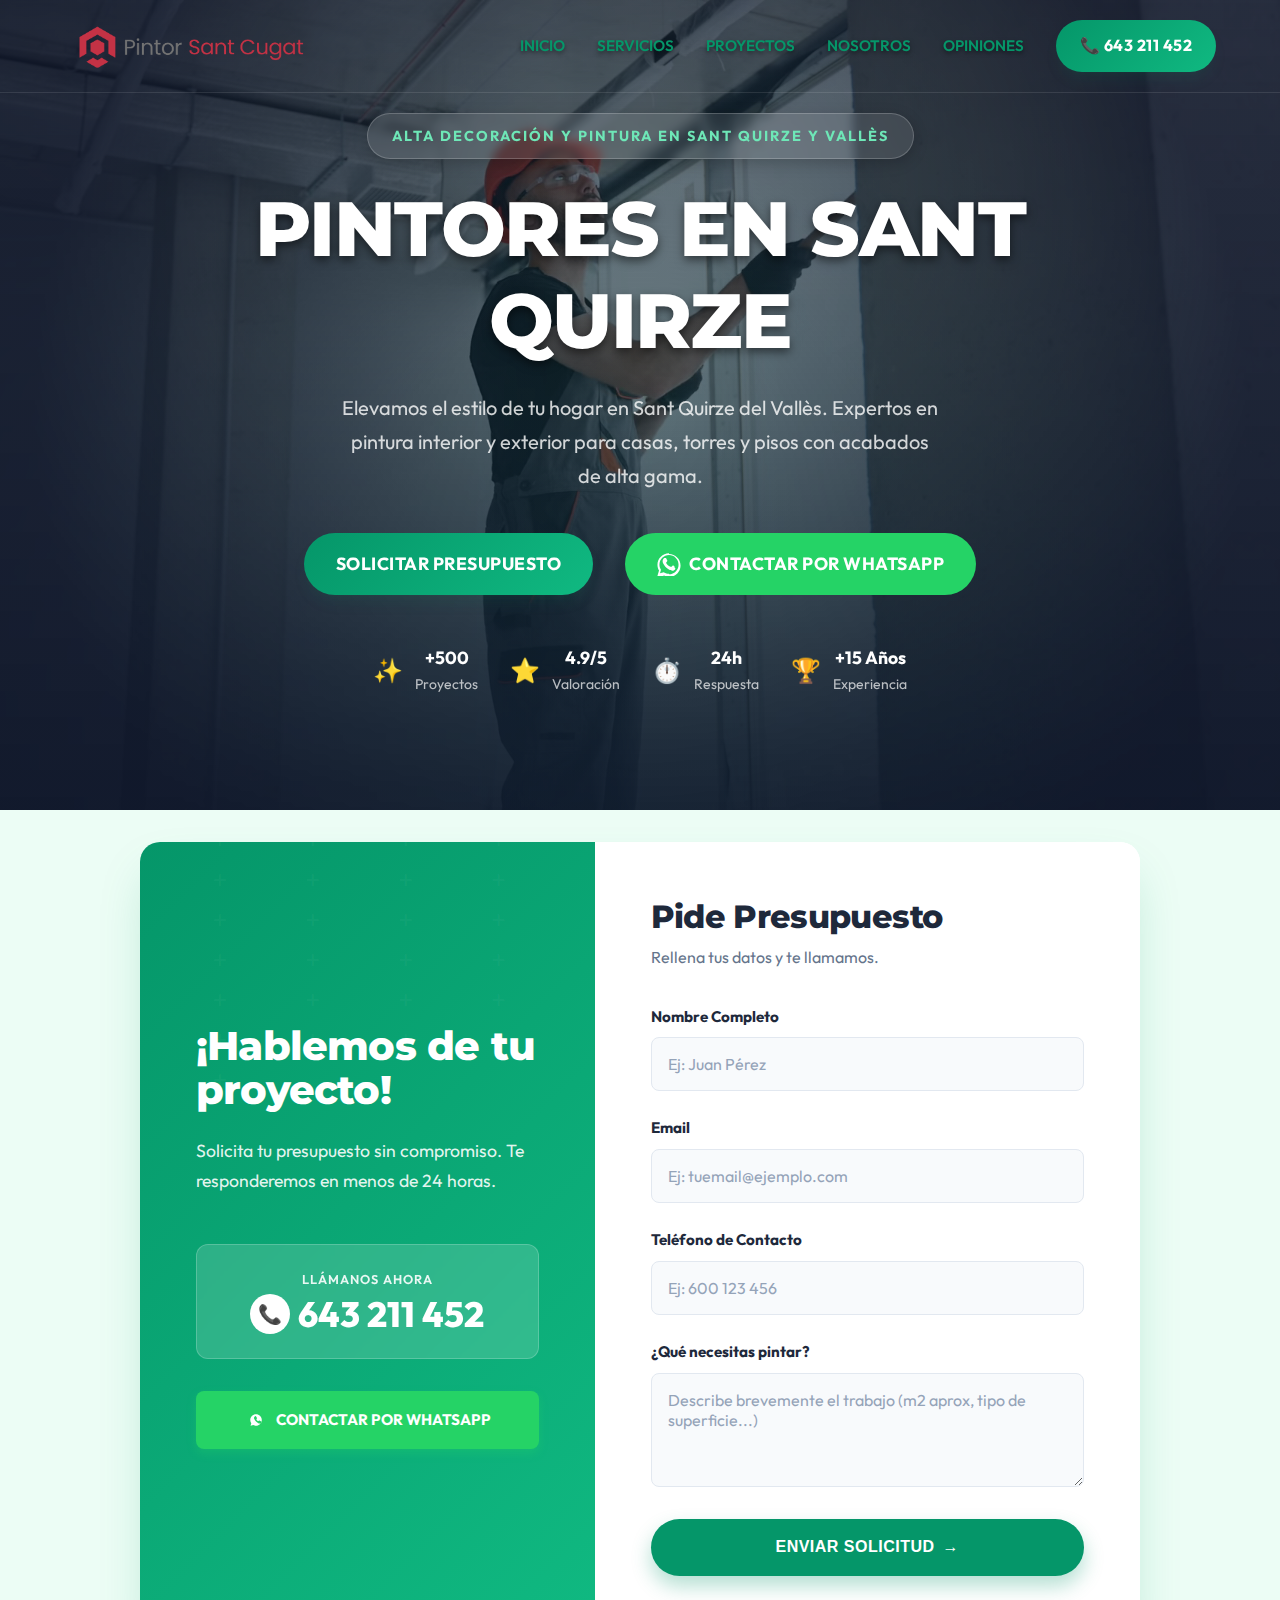
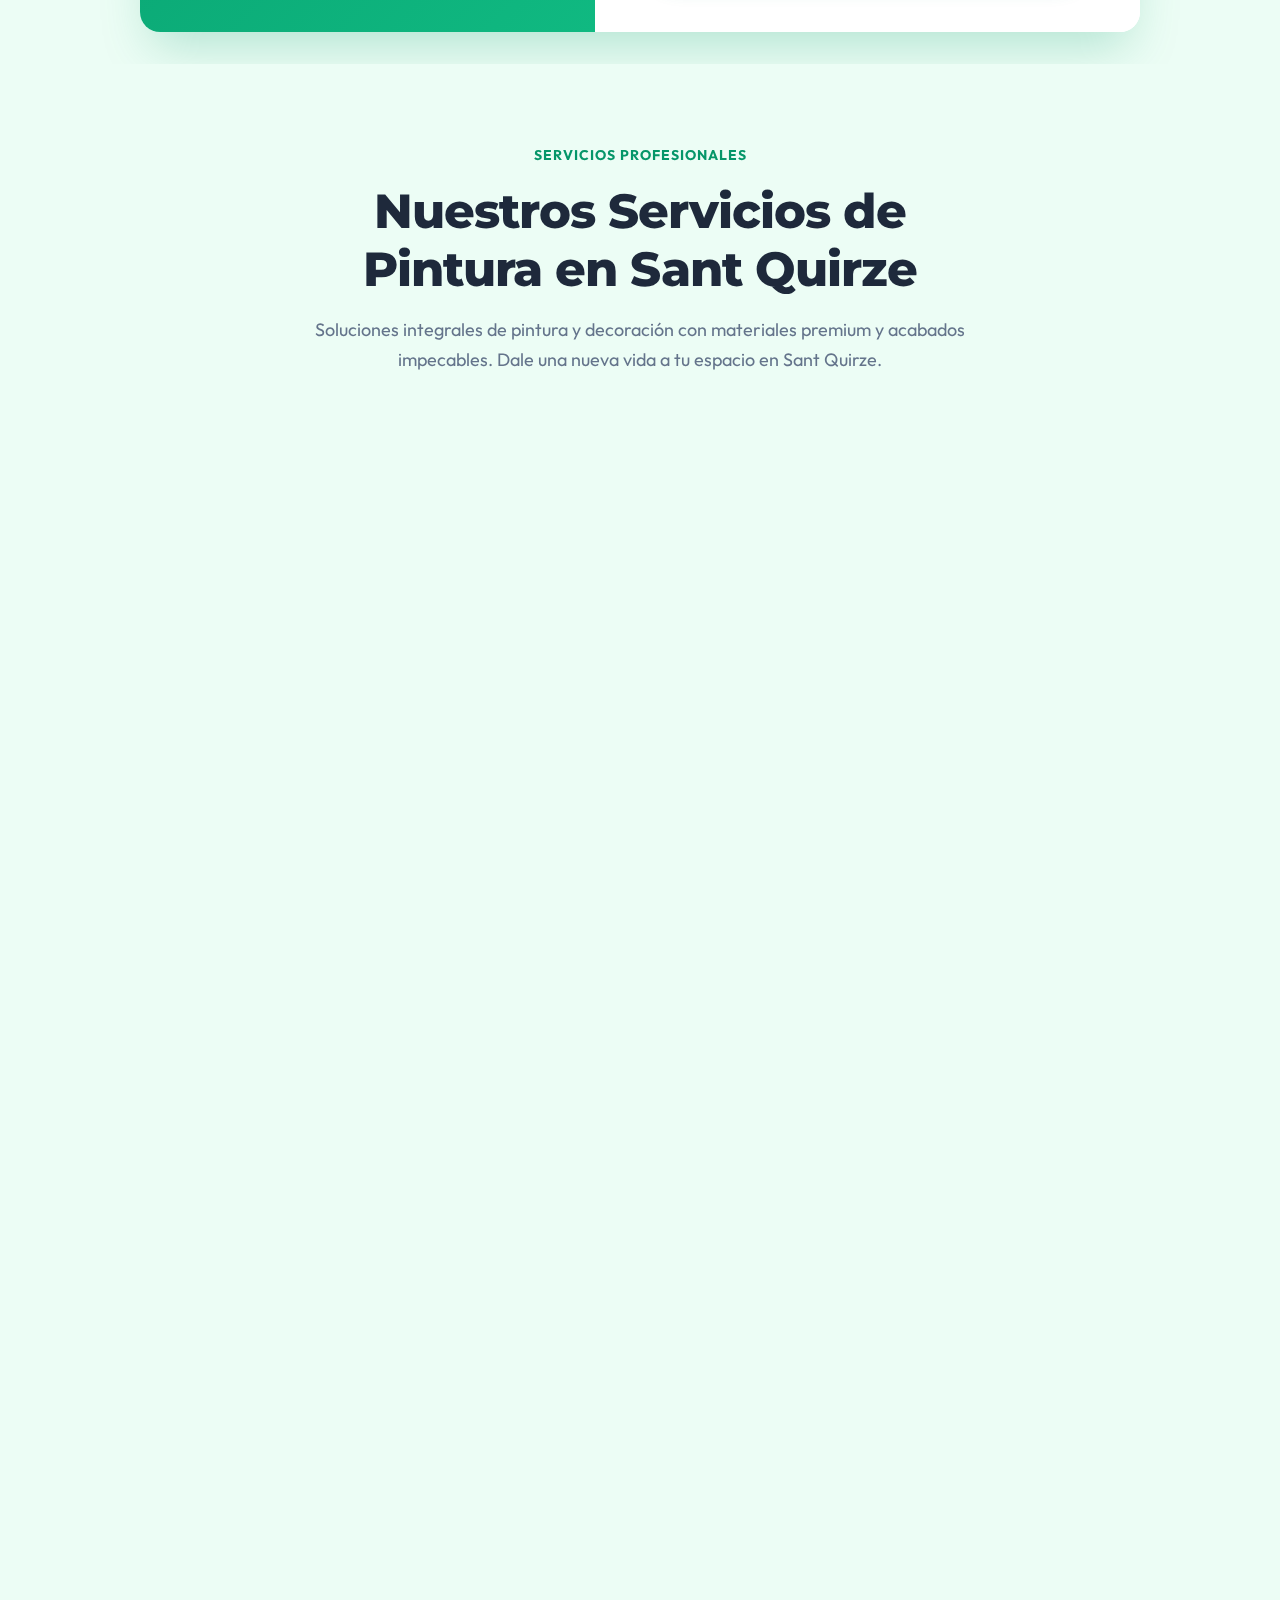
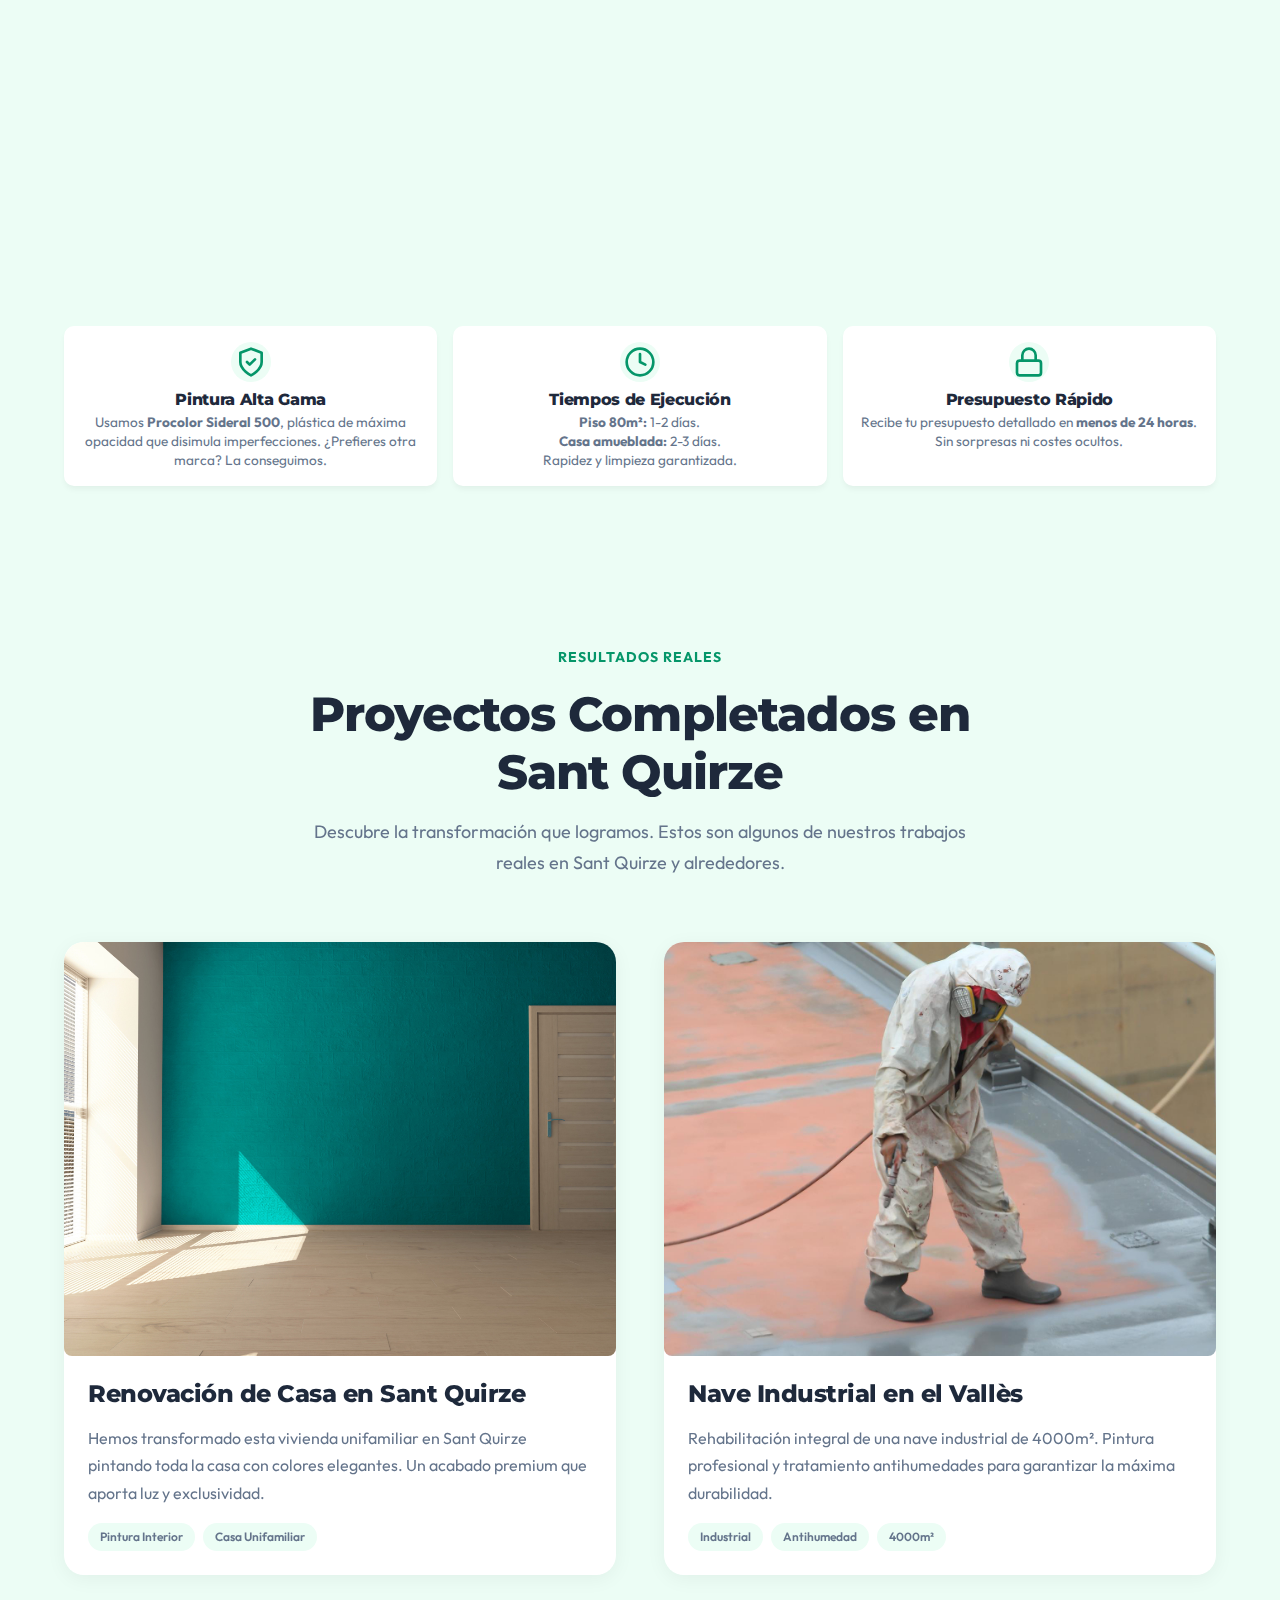
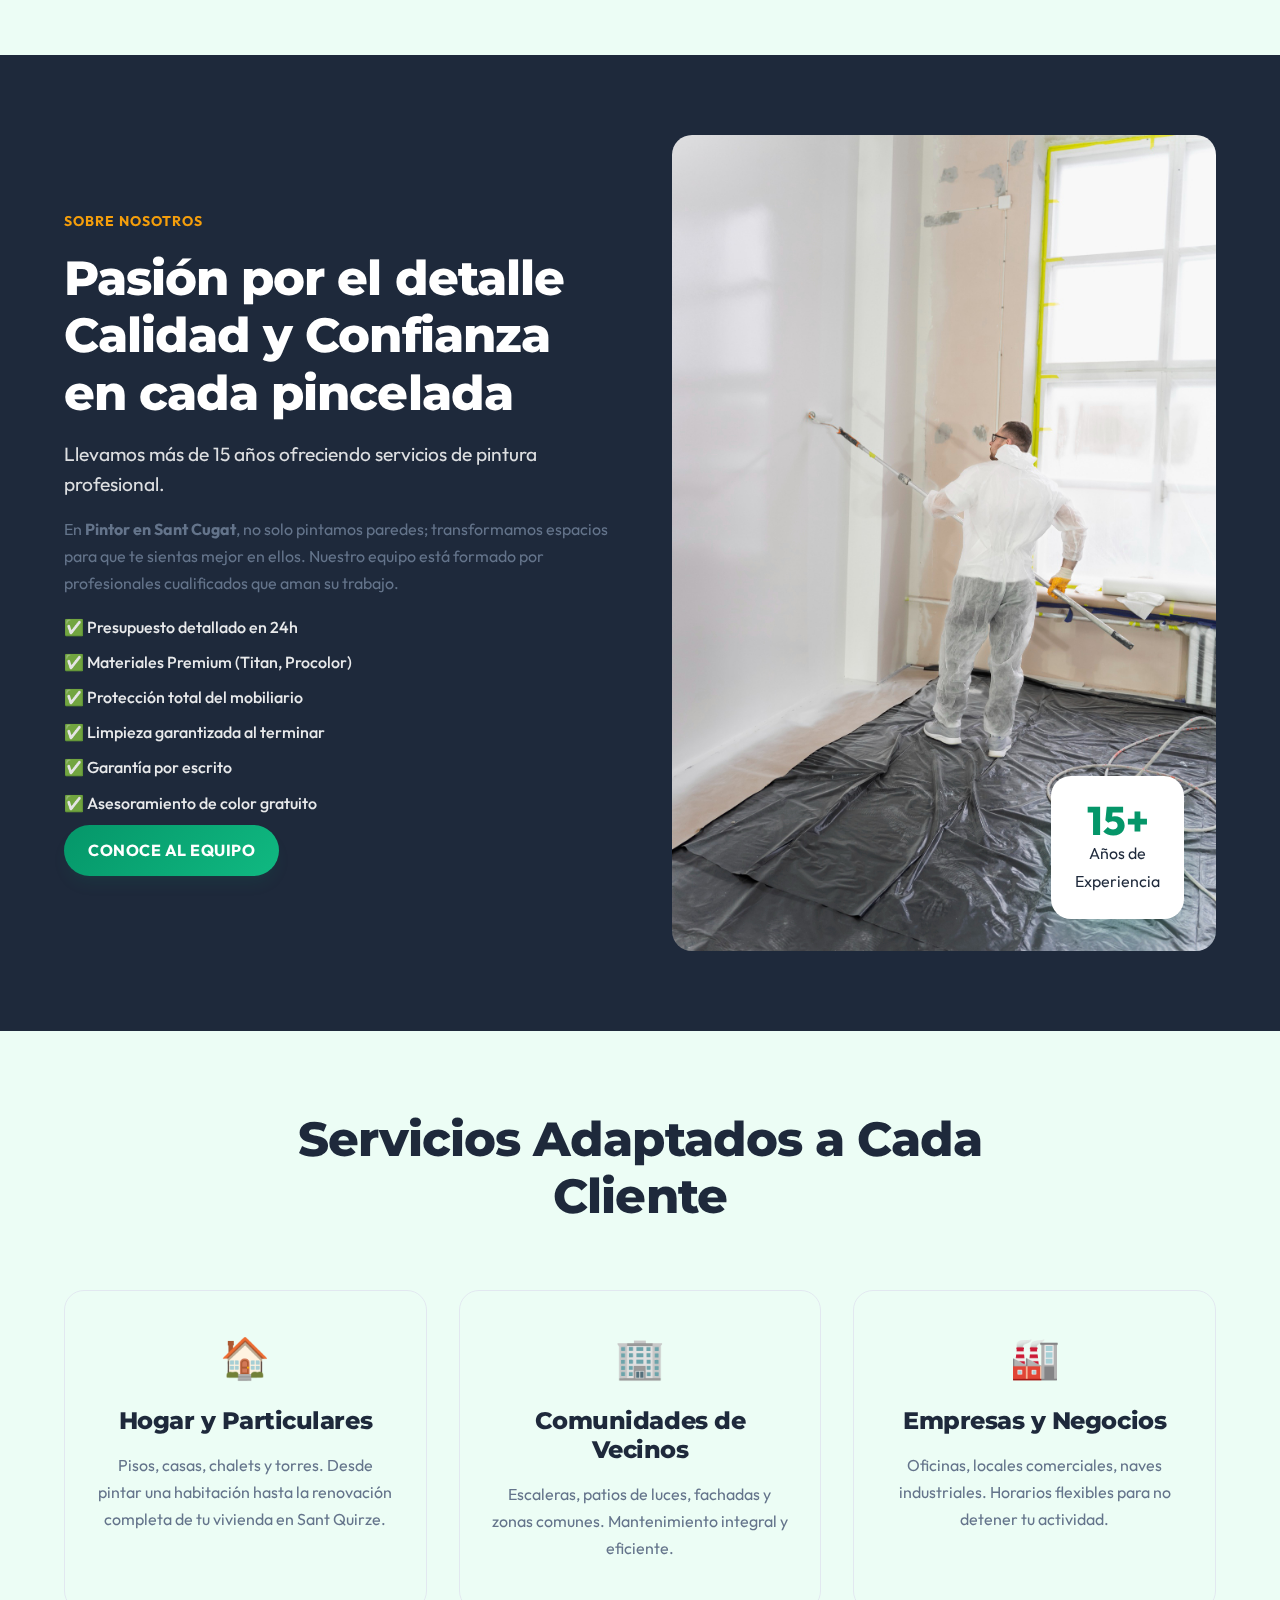
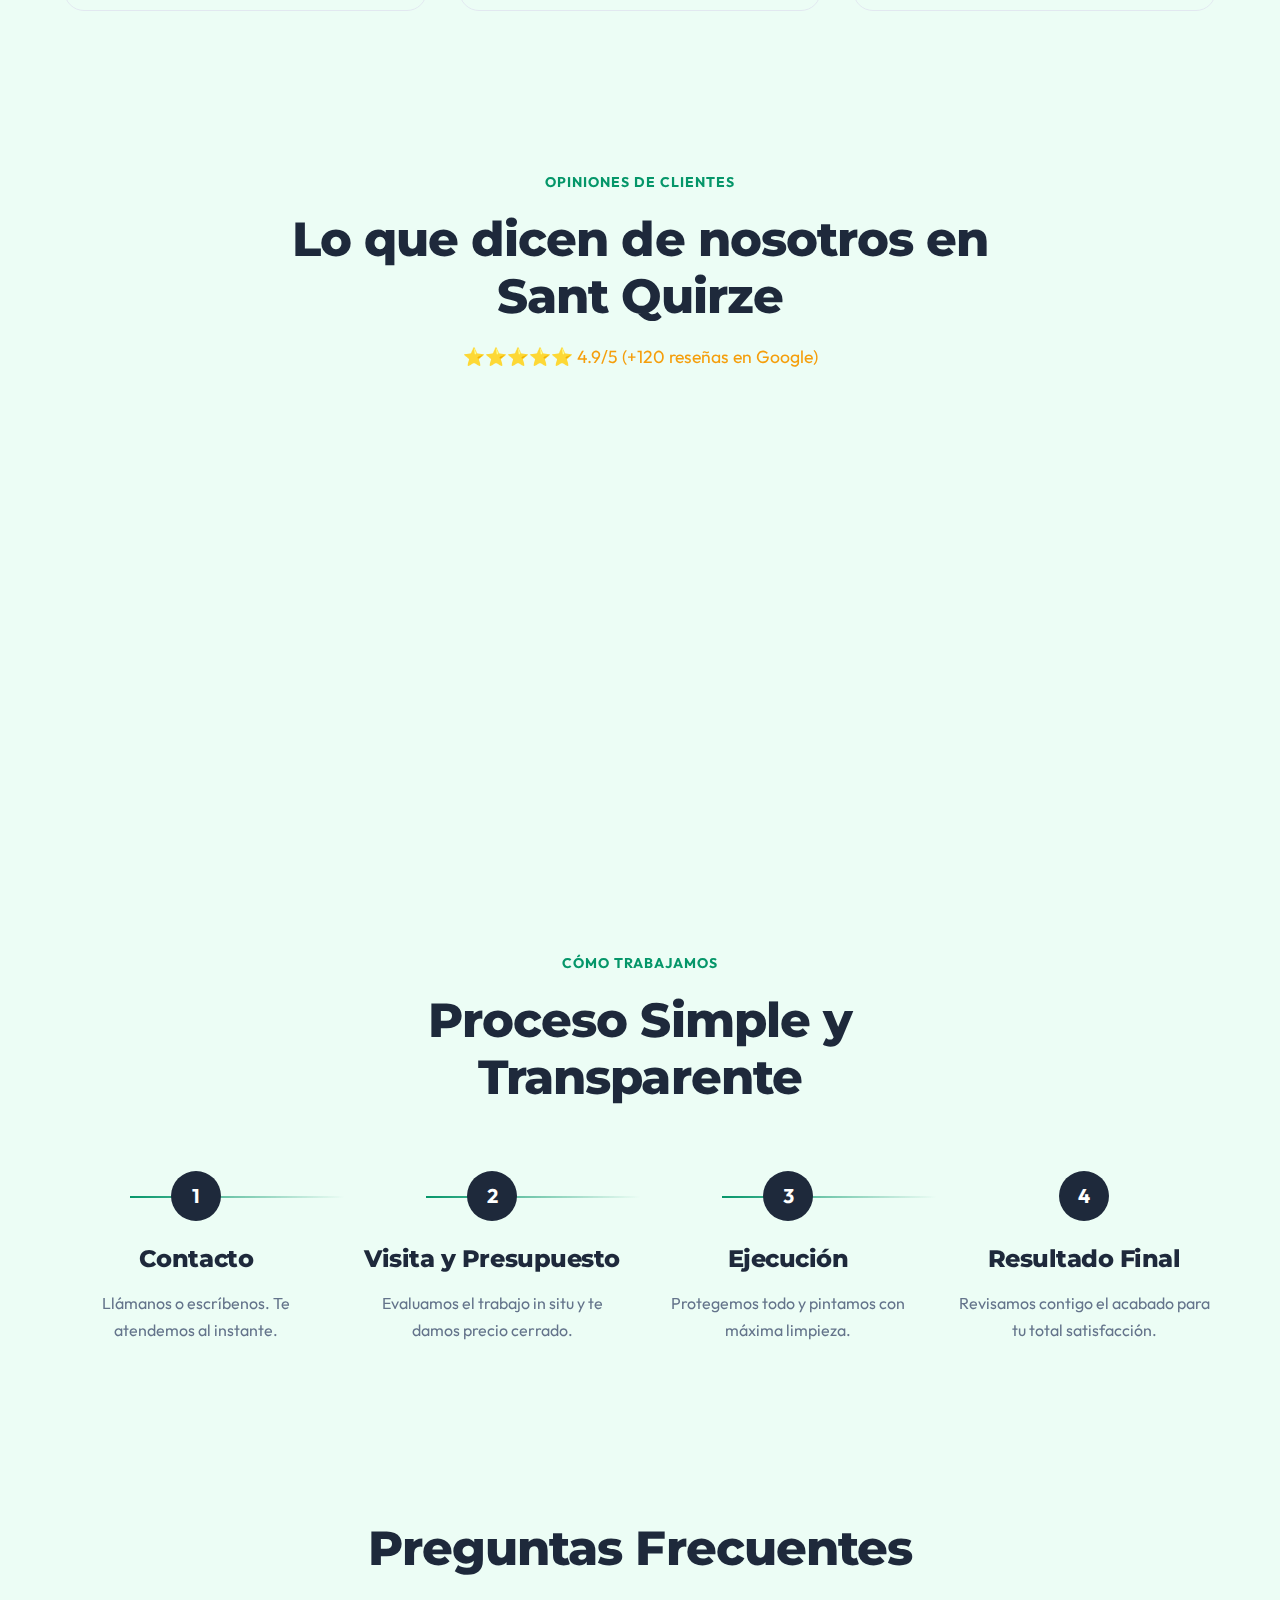
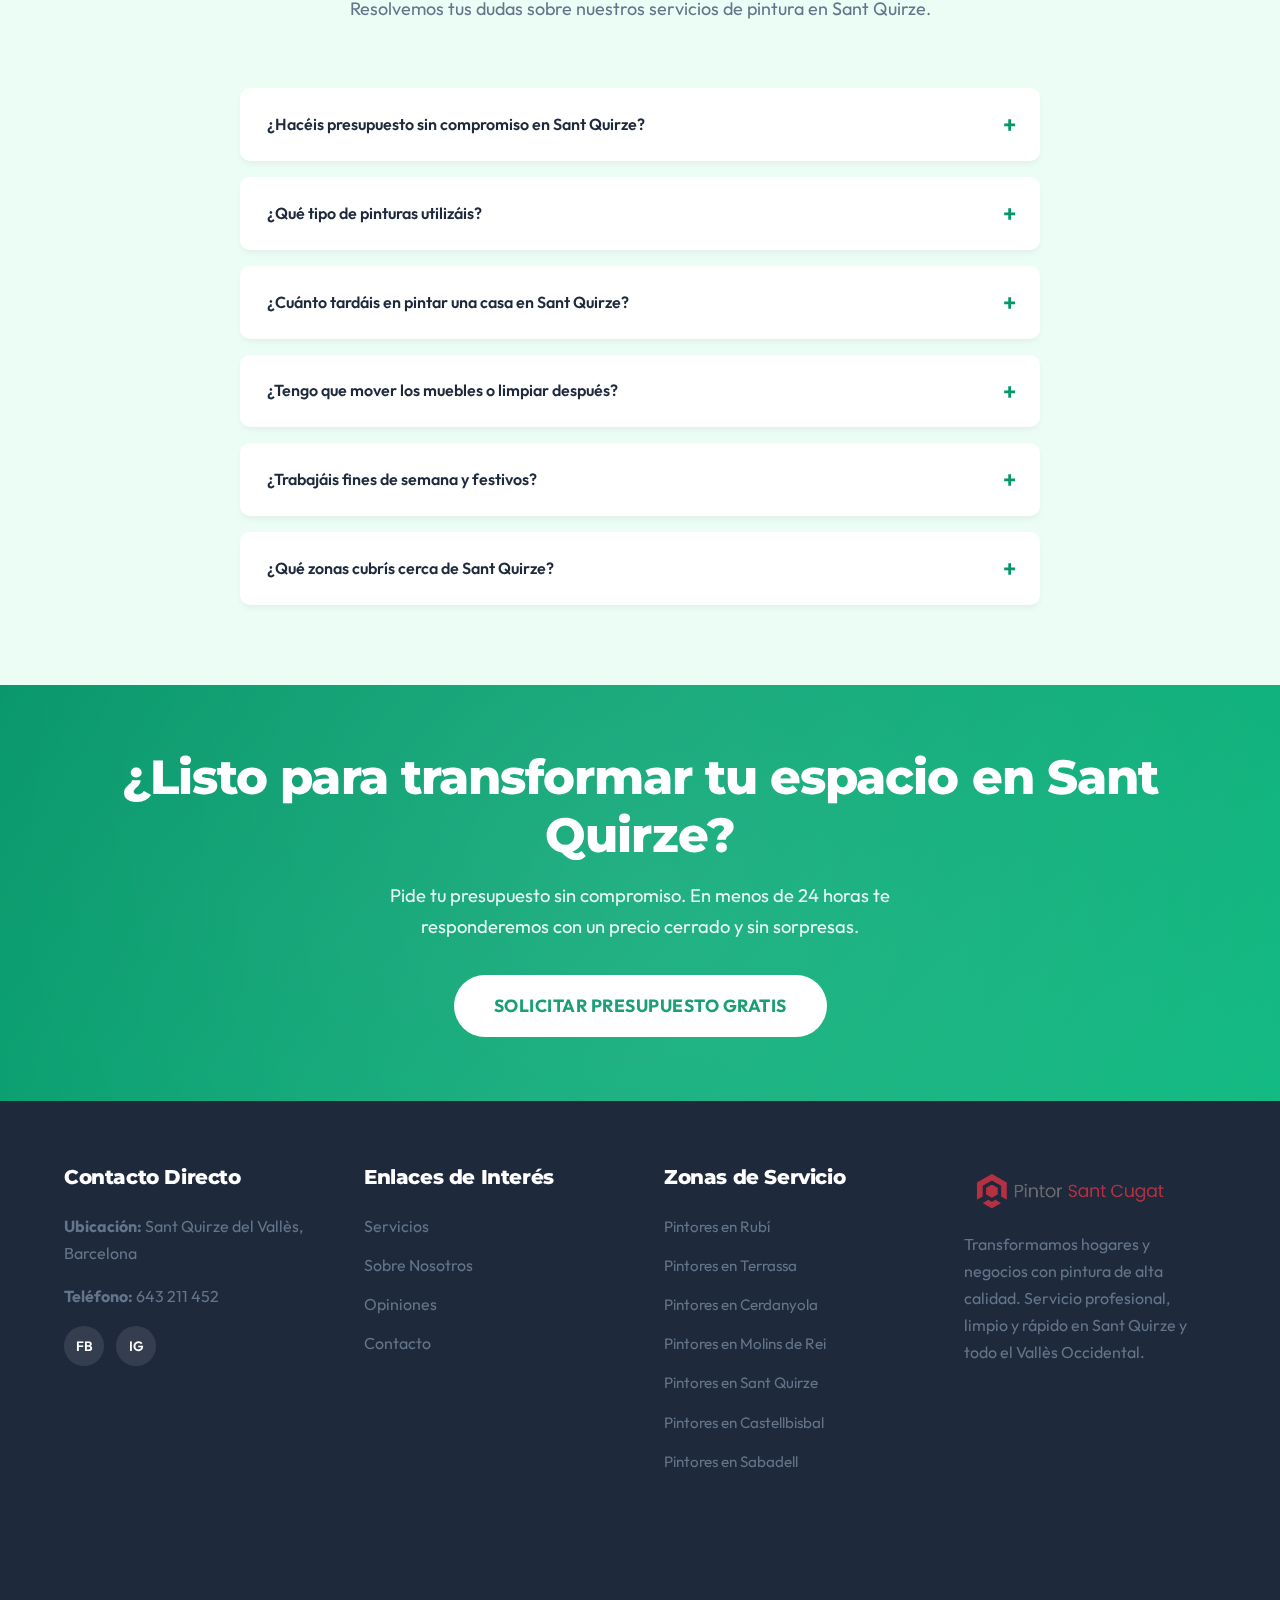
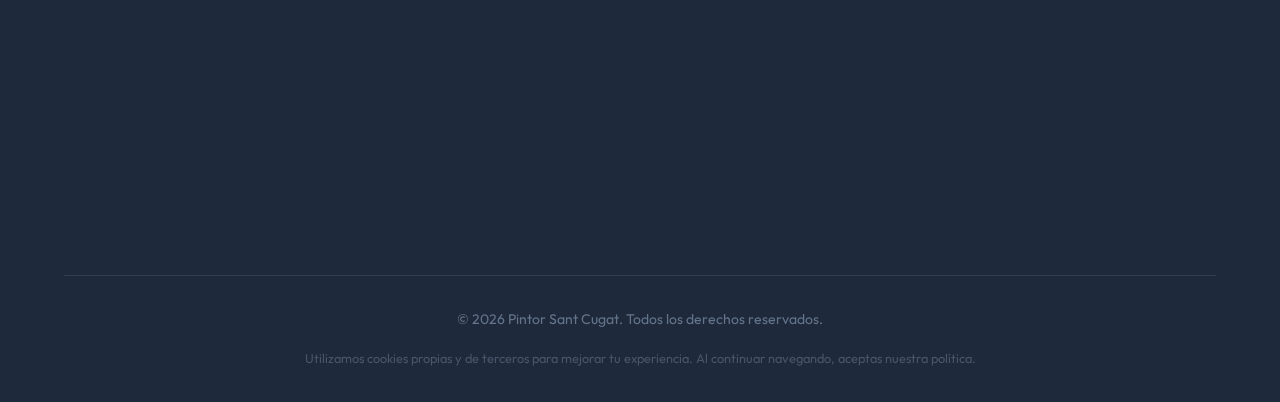
<file: pintor-sant-quirze.html>
<!DOCTYPE html>
<html lang="es">

<head>
  <meta charset="UTF-8">
  <meta name="viewport" content="width=device-width, initial-scale=1.0">
  <meta http-equiv="X-UA-Compatible" content="IE=edge">

  <!-- SEO Meta Tags -->
  <title>Pintores en Sant Quirze | Presupuesto en 24h</title>
  <meta name="description"
    content="Pintores en Sant Quirze del Vallès expertos en pintura interior, exterior, fachadas y comunidades. +15 años de experiencia. Presupuesto en 24h. Llama: 643 211 452">
  <meta name="keywords"
    content="pintor sant quirze, pintores sant quirze, pintura fachada sant quirze, alisar paredes sant quirze, pintor sant cugat">
  <meta name="author" content="Pintor Sant Cugat">
  <meta name="robots" content="index, follow">

  <!-- Open Graph -->
  <meta property="og:title" content="Pintores en Sant Quirze | Presupuesto en 24h">
  <meta property="og:description"
    content="Renueva tu hogar con los mejores pintores de Sant Quirze del Vallès. Calidad, limpieza y garantía por escrito.">
  <meta property="og:type" content="website">
  <meta property="og:url" content="https://pintorsantcugat.es/pintor-sant-quirze/">
  <meta property="og:locale" content="es_ES">
  <link rel="canonical" href="https://pintorsantcugat.es/pintor-sant-quirze/">

  <!-- Favicons -->
  <link rel="icon" type="image/png" href="/favicon.ico">
  <meta name="theme-color" content="#059669">

  <!-- Styles -->
  <link rel="stylesheet" href="/styles.css">

  <!-- Fonts -->
  <link rel="preconnect" href="https://fonts.googleapis.com">
  <link rel="preconnect" href="https://fonts.gstatic.com" crossorigin>
  <link href="https://fonts.googleapis.com/css2?family=Montserrat:wght@400;500;700;800&family=Open+Sans:wght@400;600&display=swap" rel="stylesheet">
  <script type="application/ld+json">
{
  "@context": "https://schema.org",
  "@graph": [
    {
      "@type": ["LocalBusiness", "HousePainter"],
      "@id": "https://pintorsantcugat.es/pintor-sant-quirze/#localbusiness",
      "name": "Pintor Sant Cugat - Pintores en Sant Quirze",
      "description": "Pintores profesionales en Sant Quirze del Vallès con más de 15 años de experiencia. Especialistas en pintura interior, exterior, fachadas e impermeabilizaciones.",
      "url": "https://pintorsantcugat.es/pintor-sant-quirze/",
      "image": "https://pintorsantcugat.es/pintorsantcugat.png",
      "logo": "https://pintorsantcugat.es/pintorsantcugat.png",
      "telephone": "+34643211452",
      "priceRange": "€€€",
      "address": { "@type": "PostalAddress", "addressLocality": "Sant Quirze del Vallès", "addressRegion": "Barcelona", "addressCountry": "ES" },
      "geo": { "@type": "GeoCoordinates", "latitude": 41.5333, "longitude": 2.0803 },
      "openingHoursSpecification": [{ "@type": "OpeningHoursSpecification", "dayOfWeek": ["Monday","Tuesday","Wednesday","Thursday","Friday","Saturday","Sunday"], "opens": "00:00", "closes": "23:59" }],
      "areaServed": [
        { "@type": "City", "name": "Sant Cugat del Vallès" },
        { "@type": "City", "name": "Sant Quirze del Vallès" },
        { "@type": "City", "name": "Sabadell" },
        { "@type": "City", "name": "Terrassa" },
        { "@type": "City", "name": "Rubí" },
        { "@type": "City", "name": "Cerdanyola del Vallès" },
        { "@type": "City", "name": "Castellbisbal" },
        { "@type": "City", "name": "Molins de Rei" }
      ],
      "knowsLanguage": ["es", "ca"],
      "sameAs": [],
      "hasOfferCatalog": {
        "@type": "OfferCatalog", "@id": "https://pintorsantcugat.es/pintor-sant-quirze/#catalogo-servicios", "name": "Servicios de Pintura en Sant Quirze",
        "itemListElement": [
          { "@type": "Offer", "itemOffered": { "@type": "Service", "@id": "https://pintorsantcugat.es/pintor-sant-quirze/#pintura-interior", "name": "Pintura Interior", "serviceType": "Pintura interior", "description": "Renovación completa de habitaciones, salones y pasillos con acabados impecables.", "areaServed": { "@type": "Place", "name": "Sant Quirze y alrededores" } } },
          { "@type": "Offer", "itemOffered": { "@type": "Service", "@id": "https://pintorsantcugat.es/pintor-sant-quirze/#pintura-exterior-fachadas", "name": "Pintura Exterior y Fachadas", "serviceType": "Pintura exterior y fachadas", "description": "Rehabilitación de fachadas, protección contra humedades y pintura exterior duradera.", "areaServed": { "@type": "Place", "name": "Sant Quirze y alrededores" } } },
          { "@type": "Offer", "itemOffered": { "@type": "Service", "@id": "https://pintorsantcugat.es/pintor-sant-quirze/#alisado-paredes", "name": "Alisado de Paredes", "serviceType": "Alisado y preparación de superficies", "description": "Eliminación de gotelé, reparación de grietas y preparación de superficies lisas.", "areaServed": { "@type": "Place", "name": "Sant Quirze y alrededores" } } },
          { "@type": "Offer", "itemOffered": { "@type": "Service", "@id": "https://pintorsantcugat.es/pintor-sant-quirze/#pintura-decorativa", "name": "Pintura Decorativa", "serviceType": "Acabados decorativos", "description": "Estucos, efectos alta decoración, papel pintado y acabados exclusivos.", "areaServed": { "@type": "Place", "name": "Sant Quirze y alrededores" } } }
        ]
      }
    },
    { "@type": "Organization", "@id": "https://pintorsantcugat.es/#organization", "name": "Pintor Sant Cugat", "url": "https://pintorsantcugat.es/", "logo": "https://pintorsantcugat.es/pintorsantcugat.png", "telephone": "+34643211452" },
    { "@type": "WebSite", "@id": "https://pintorsantcugat.es/#website", "url": "https://pintorsantcugat.es/", "name": "Pintor Sant Cugat", "inLanguage": "es" }
  ]
}
</script>
  <script type="application/ld+json">
{
  "@context": "https://schema.org",
  "@type": "FAQPage",
  "mainEntity": [
    { "@type": "Question", "name": "¿Hacéis presupuesto sin compromiso en Sant Quirze?", "acceptedAnswer": { "@type": "Answer", "text": "Sí, totalmente gratuito y sin compromiso. Nos desplazamos a tu domicilio en Sant Quirze del Vallès o alrededores para ver el trabajo y darte un precio cerrado en menos de 24 horas." } },
    { "@type": "Question", "name": "¿Cuánto tardáis en pintar un piso en Sant Quirze?", "acceptedAnswer": { "@type": "Answer", "text": "Un piso estándar de 80m² lo terminamos en 1-2 días. Si está amueblado, entre 2-3 días. Siempre cumplimos plazos." } },
    { "@type": "Question", "name": "¿Qué zonas cubrís cerca de Sant Quirze?", "acceptedAnswer": { "@type": "Answer", "text": "Además de Sant Quirze, trabajamos en Sant Cugat, Sabadell, Terrassa, Rubí, Cerdanyola, Castellbisbal, Molins de Rei y todo el Vallès Occidental." } }
  ]
}
</script>
</head>

<body>

  <header class="header">
    <div class="container">
      <div class="header-content">
        <a href="/" class="logo"><img src="/pintorsantcugat.png" alt="Pintor Sant Cugat" class="logo-img"></a>
        <nav class="nav">
          <button class="menu-toggle" aria-label="Menú">☰</button>
          <ul class="nav-menu">
            <li><a href="#inicio" class="active">Inicio</a></li>
            <li><a href="#servicios">Servicios</a></li>
            <li><a href="#proyectos">Proyectos</a></li>
            <li><a href="#nosotros">Nosotros</a></li>
            <li><a href="#opiniones">Opiniones</a></li>
            <li><a href="#contacto" class="btn btn-primary">📞 643 211 452</a></li>
          </ul>
        </nav>
      </div>
    </div>
  </header>

  <section id="inicio" class="hero">
    <video autoplay muted loop playsinline class="hero-video"><source src="pintor.webm" type="video/webm"></video>
    <div class="hero-overlay"></div>
    <div class="container">
      <div class="hero-content">
        <span class="hero-label">ALTA DECORACIÓN Y PINTURA EN SANT QUIRZE Y VALLÈS</span>
        <h1>PINTORES EN SANT QUIRZE</h1>
        <p class="hero-subtitle">Elevamos el estilo de tu hogar en Sant Quirze del Vallès. Expertos en pintura interior y exterior para casas, torres y pisos con acabados de alta gama.</p>
        <div class="hero-cta">
          <a href="#contacto" class="btn btn-primary btn-large">SOLICITAR PRESUPUESTO</a>
          <a href="https://wa.me/34643211452" class="btn btn-whatsapp btn-large" target="_blank">
            <svg width="24" height="24" viewBox="0 0 24 24" fill="currentColor" xmlns="http://www.w3.org/2000/svg" style="margin-right: 8px;"><path d="M17.472 14.382C17.112 14.011 16.351 13.527 15.98 13.527C15.609 13.527 15.248 13.986 14.887 14.382C14.526 14.778 13.815 14.868 12.836 14.453C11.857 14.038 10.524 12.922 9.77199 11.967C9.01999 11.012 9.04999 10.584 9.42099 10.213C9.79199 9.842 9.92599 9.545 10.153 9.277C10.38 9.009 10.421 8.841 10.277 8.573C10.133 8.305 9.41099 6.849 9.14299 6.313C8.87499 5.777 8.57599 6.045 8.35899 6.045C8.14199 6.045 7.91499 6.035 7.68799 6.035C7.46099 6.035 7.08999 6.134 6.78099 6.471C6.47199 6.808 5.60499 7.621 5.60499 9.277C5.60499 10.933 6.81099 12.539 6.98599 12.777C7.16099 13.015 9.33699 16.592 12.774 17.92C15.25 18.877 15.766 18.679 16.292 18.629C16.818 18.579 17.901 17.975 18.128 17.331C18.355 16.687 18.355 16.132 18.283 16.013C18.211 15.894 18.015 15.825 17.654 15.646L17.472 14.382ZM12.005 21.785C10.211 21.785 8.53299 21.319 7.07899 20.507L6.75799 20.316L3 21.31L4.01599 17.754L3.80499 17.419C2.91799 16.013 2.45299 14.379 2.45299 12.723C2.45299 7.426 6.73899 3.12 12.005 3.12C14.557 3.12 16.956 4.115 18.761 5.92C20.566 7.725 21.561 10.124 21.561 12.677C21.561 17.974 17.275 22.28 12.005 22.28V21.785ZM12.005 1.13C5.63599 1.13 0.463989 6.302 0.463989 12.671C0.463989 14.704 0.989989 16.687 2.01099 18.462L0 25.5L7.22299 23.606C8.87399 24.508 10.665 24.984 12.005 24.984C18.374 24.984 23.546 19.812 23.546 13.443C23.546 7.074 18.374 1.902 12.005 1.902V1.13Z"/></svg>
            CONTACTAR POR WHATSAPP
          </a>
        </div>
        <div class="hero-features">
          <div class="feature"><span class="feature-icon">✨</span><div class="feature-text"><strong>+500</strong> Proyectos</div></div>
          <div class="feature"><span class="feature-icon">⭐</span><div class="feature-text"><strong>4.9/5</strong> Valoración</div></div>
          <div class="feature"><span class="feature-icon">⏱️</span><div class="feature-text"><strong>24h</strong> Respuesta</div></div>
          <div class="feature"><span class="feature-icon">🏆</span><div class="feature-text"><strong>+15 Años</strong> Experiencia</div></div>
        </div>
      </div>
    </div>
  </section>

  <section id="contacto" class="section bg-light" style="padding-top: 2rem; padding-bottom: 2rem;">
    <div class="container">
      <div class="modern-contact-card">
        <div class="contact-info-side">
          <h2>¡Hablemos de tu proyecto!</h2><p>Solicita tu presupuesto sin compromiso. Te responderemos en menos de 24 horas.</p>
          <div class="contact-cta-box"><span class="label-small">LLÁMANOS AHORA</span><a href="tel:643211452" class="phone-number-large"><div class="phone-icon-circle">📞</div>643 211 452</a></div>
          <a href="https://wa.me/34643211452" class="btn-whatsapp-full" target="_blank"><svg width="24" height="24" fill="currentColor" viewBox="0 0 24 24"><path d="M12.031 6.172c-3.181 0-5.767 2.586-5.768 5.766-.001 1.298.38 2.27 1.019 3.287l-.711 2.592 2.654-.696c1.001.54 1.973.652 2.806.652 3.18 0 5.765-2.587 5.765-5.766.001-3.181-2.585-5.765-5.765-5.765zM17.472 14.382c-.297.949-1.408 1.451-2.481 1.082l-.246-.074c-1.027-.337-2.022-1.083-2.736-1.796-.714-.714-1.459-1.709-1.796-2.736l-.074-.247c-.368-1.072.133-2.183 1.082-2.48l.196-.045c.199-.036.402.046.518.21.36.51.685 1.066.963 1.652.126.265.043.58-.184.774l-.246.21c-.166.141-.2.378-.08.572.399.645.922 1.168 1.567 1.567.194.12.431.086.572-.08l.21-.246c.194-.227.509-.31.774-.184.586.278 1.142.603 1.652.963.164.116.246.319.21.518l-.045.196z"/></svg>CONTACTAR POR WHATSAPP</a>
        </div>
        <div class="contact-form-side">
          <h3>Pide Presupuesto</h3><p>Rellena tus datos y te llamamos.</p>
          <form class="contact-form" action="https://formspree.io/f/xkoowqje" method="POST">
            <div class="form-group"><label>Nombre Completo</label><input type="text" name="name" placeholder="Ej: Juan Pérez" required></div>
            <div class="form-group"><label>Email</label><input type="email" name="email" placeholder="Ej: tuemail@ejemplo.com" required></div>
            <div class="form-group"><label>Teléfono de Contacto</label><input type="tel" name="phone" placeholder="Ej: 600 123 456" required></div>
            <div class="form-group"><label>¿Qué necesitas pintar?</label><textarea name="message" rows="4" placeholder="Describe brevemente el trabajo (m2 aprox, tipo de superficie...)" required></textarea></div>
            <button type="submit" class="btn-submit">ENVIAR SOLICITUD <span>→</span></button>
          </form>
        </div>
      </div>
    </div>
  </section>

  <section id="servicios" class="section bg-light">
    <div class="container">
      <div class="section-title"><span class="section-tag">Servicios Profesionales</span><h2>Nuestros Servicios de Pintura en Sant Quirze</h2><p class="section-subtitle">Soluciones integrales de pintura y decoración con materiales premium y acabados impecables. Dale una nueva vida a tu espacio en Sant Quirze.</p></div>
      <div class="cards-grid">
        <div class="card"><div class="card-image" style="background-image: url('/pinturainterior.jpg');"></div><div class="card-content"><h3 class="card-title">Pintura Interior</h3><p class="card-text">Habitaciones, salones y pasillos como nuevos. Acabados perfectos, sin olores y en tiempo récord.</p><a href="#contacto" class="btn-link">Más Información →</a></div></div>
        <div class="card"><div class="card-image" style="background-image: url('/pinturaexterior.jpg');"></div><div class="card-content"><h3 class="card-title">Pintura Exterior y Fachadas</h3><p class="card-text">Fachadas que vuelven a lucir como el primer día. Protección contra lluvia, sol y humedades.</p><a href="#contacto" class="btn-link">Más Información →</a></div></div>
        <div class="card"><div class="card-image" style="background-image: url('/45508.jpg');"></div><div class="card-content"><h3 class="card-title">Comunidades de Vecinos</h3><p class="card-text">Escaleras, patios y zonas comunes impecables. Trabajamos rápido y sin molestar a los vecinos.</p><a href="#contacto" class="btn-link">Más Información →</a></div></div>
        <div class="card"><div class="card-image" style="background-image: url('/alisadoparedes.jpg');"></div><div class="card-content"><h3 class="card-title">Alisado de Paredes</h3><p class="card-text">Adiós al gotelé. Paredes lisas, modernas y listas para pintar con el acabado que quieras.</p><a href="#contacto" class="btn-link">Más Información →</a></div></div>
        <div class="card"><div class="card-image" style="background-image: url('/pinturadecorativa.jpg');"></div><div class="card-content"><h3 class="card-title">Pintura Decorativa</h3><p class="card-text">Estucos venecianos, microcemento, papel pintado y efectos exclusivos que marcan la diferencia.</p><a href="#contacto" class="btn-link">Más Información →</a></div></div>
        <div class="card"><div class="card-image" style="background-image: url('/pinturaindustrial.jpg');"></div><div class="card-content"><h3 class="card-title">Pintura Industrial</h3><p class="card-text">Naves, suelos epoxi, señalización y protección de estructuras. Trabajamos en fines de semana.</p><a href="#contacto" class="btn-link">Más Información →</a></div></div>
        <div class="card"><div class="card-image" style="background-image: url('/impermeabilizaciones.jpg');"></div><div class="card-content"><h3 class="card-title">Impermeabilizaciones</h3><p class="card-text">Se acabaron las goteras. Protección total para cubiertas, terrazas y tejados con garantía.</p><a href="#contacto" class="btn-link">Más Información →</a></div></div>
        <div class="card"><div class="card-image" style="background-image: url('/antihumedad.jpg');"></div><div class="card-content"><h3 class="card-title">Tratamientos Antihumedad</h3><p class="card-text">Eliminamos humedades de raíz: condensación, capilaridad y filtraciones. Solución definitiva.</p><a href="#contacto" class="btn-link">Más Información →</a></div></div>
        <div class="card card-cta-blue"><div class="card-content"><h3 class="card-title text-white">¿Podemos ayudarte en algo?</h3><p class="card-text text-white">Contáctanos y seguro que encontramos la manera de ayudarte.</p><a href="#contacto" class="btn btn-white mt-2">Contactar Ahora</a></div></div>
      </div>
    </div>
  </section>

  <section class="section section-values">
    <div class="container">
      <div class="values-grid">
        <div class="value-item"><div class="value-icon"><svg xmlns="http://www.w3.org/2000/svg" width="32" height="32" viewBox="0 0 24 24" fill="none" stroke="currentColor" stroke-width="2" stroke-linecap="round" stroke-linejoin="round"><path d="M12 22s8-4 8-10V5l-8-3-8 3v7c0 6 8 10 8 10z"/><path d="m9 12 2 2 4-4"/></svg></div><h3>Pintura Alta Gama</h3><p>Usamos <strong>Procolor Sideral 500</strong>, plástica de máxima opacidad que disimula imperfecciones. ¿Prefieres otra marca? La conseguimos.</p></div>
        <div class="value-item"><div class="value-icon"><svg xmlns="http://www.w3.org/2000/svg" width="32" height="32" viewBox="0 0 24 24" fill="none" stroke="currentColor" stroke-width="2" stroke-linecap="round" stroke-linejoin="round"><circle cx="12" cy="12" r="10"/><polyline points="12 6 12 12 16 14"/></svg></div><h3>Tiempos de Ejecución</h3><p><strong>Piso 80m²:</strong> 1-2 días.<br><strong>Casa amueblada:</strong> 2-3 días.<br>Rapidez y limpieza garantizada.</p></div>
        <div class="value-item"><div class="value-icon"><svg xmlns="http://www.w3.org/2000/svg" width="32" height="32" viewBox="0 0 24 24" fill="none" stroke="currentColor" stroke-width="2" stroke-linecap="round" stroke-linejoin="round"><rect x="3" y="11" width="18" height="11" rx="2" ry="2"/><path d="M7 11V7a5 5 0 0 1 10 0v4"/></svg></div><h3>Presupuesto Rápido</h3><p>Recibe tu presupuesto detallado en <strong>menos de 24 horas</strong>. Sin sorpresas ni costes ocultos.</p></div>
      </div>
    </div>
  </section>

  <section id="proyectos" class="section bg-light">
    <div class="container">
      <div class="section-title"><span class="section-tag">Resultados Reales</span><h2>Proyectos Completados en Sant Quirze</h2><p class="section-subtitle">Descubre la transformación que logramos. Estos son algunos de nuestros trabajos reales en Sant Quirze y alrededores.</p></div>
      <div class="comparison-grid">
        <div class="comparison-card"><div class="project-image-container"><img src="/pinturahabitacion.jpg" alt="Pintura de habitación en Sant Quirze" style="width: 100%; height: auto; display: block; border-radius: 8px; aspect-ratio: 4/3; object-fit: cover;"></div><div class="project-details"><h3>Renovación de Casa en Sant Quirze</h3><p>Hemos transformado esta vivienda unifamiliar en Sant Quirze pintando toda la casa con colores elegantes. Un acabado premium que aporta luz y exclusividad.</p><div class="project-tags"><span class="tag">Pintura Interior</span><span class="tag">Casa Unifamiliar</span></div></div></div>
        <div class="comparison-card"><div class="project-image-container"><img src="/pinturanaveind.jpg" alt="Nave industrial cerca de Sant Quirze" style="width: 100%; height: auto; display: block; border-radius: 8px; aspect-ratio: 4/3; object-fit: cover;"></div><div class="project-details"><h3>Nave Industrial en el Vallès</h3><p>Rehabilitación integral de una nave industrial de 4000m². Pintura profesional y tratamiento antihumedades para garantizar la máxima durabilidad.</p><div class="project-tags"><span class="tag">Industrial</span><span class="tag">Antihumedad</span><span class="tag">4000m²</span></div></div></div>
      </div>
    </div>
  </section>

  <section id="nosotros" class="section bg-dark text-white">
    <div class="container">
      <div class="about-grid">
        <div class="about-content">
          <span class="section-tag tag-light">Sobre Nosotros</span>
          <h2>Pasión por el detalle <br>Calidad y Confianza en cada pincelada</h2>
          <p class="lead">Llevamos más de 15 años ofreciendo servicios de pintura profesional.</p>
          <p>En <strong>Pintor en Sant Cugat</strong>, no solo pintamos paredes; transformamos espacios para que te sientas mejor en ellos. Nuestro equipo está formado por profesionales cualificados que aman su trabajo.</p>
          <ul class="check-list"><li>✅ Presupuesto detallado en 24h</li><li>✅ Materiales Premium (Titan, Procolor)</li><li>✅ Protección total del mobiliario</li><li>✅ Limpieza garantizada al terminar</li><li>✅ Garantía por escrito</li><li>✅ Asesoramiento de color gratuito</li></ul>
          <a href="#contacto" class="btn btn-primary">Conoce al Equipo</a>
        </div>
        <div class="about-image"><img src="/2149344030.jpg" alt="Equipo de Pintores en Sant Quirze"><div class="experience-badge"><span class="years">15+</span><span class="text">Años de<br>Experiencia</span></div></div>
      </div>
    </div>
  </section>

  <section class="section">
    <div class="container">
      <div class="section-title"><h2>Servicios Adaptados a Cada Cliente</h2></div>
      <div class="segments-grid">
        <div class="segment"><div class="segment-icon">🏠</div><h3>Hogar y Particulares</h3><p>Pisos, casas, chalets y torres. Desde pintar una habitación hasta la renovación completa de tu vivienda en Sant Quirze.</p></div>
        <div class="segment"><div class="segment-icon">🏢</div><h3>Comunidades de Vecinos</h3><p>Escaleras, patios de luces, fachadas y zonas comunes. Mantenimiento integral y eficiente.</p></div>
        <div class="segment"><div class="segment-icon">🏭</div><h3>Empresas y Negocios</h3><p>Oficinas, locales comerciales, naves industriales. Horarios flexibles para no detener tu actividad.</p></div>
      </div>
    </div>
  </section>

  <section id="opiniones" class="section bg-light">
    <div class="container">
      <div class="section-title"><span class="section-tag">Opiniones de Clientes</span><h2>Lo que dicen de nosotros en Sant Quirze</h2><div class="rating-stars">⭐⭐⭐⭐⭐ 4.9/5 (+120 reseñas en Google)</div></div>
      <div class="testimonials-wrapper">
        <div class="testimonials-grid">
          <div class="testimonial-card"><div class="testimonial-quote-icon">"</div><div class="testimonial-text">Impecable. Pintaron toda nuestra torre en Sant Quirze y lacaron las puertas. El cambio es increíble. Muy cuidadosos con el parquet.</div><div class="testimonial-author"><div class="author-avatar">NF</div><div class="author-info"><strong>Nuria Fernández</strong><span>Propietaria en Sant Quirze</span></div></div></div>
          <div class="testimonial-card"><div class="testimonial-quote-icon">"</div><div class="testimonial-text">Me asesoraron muy bien con los colores para el salón de nuestra casa en Sant Quirze. El alisado de las paredes es de 10. Grandes profesionales.</div><div class="testimonial-author"><div class="author-avatar">AT</div><div class="author-info"><strong>Albert Torres</strong><span>Vecino de Sant Quirze</span></div></div></div>
          <div class="testimonial-card"><div class="testimonial-quote-icon">"</div><div class="testimonial-text">Pintaron la fachada de nuestra comunidad en Sant Quirze y ha quedado como nueva. Servicio rápido, limpio y muy buen precio.</div><div class="testimonial-author"><div class="author-avatar">FG</div><div class="author-info"><strong>Familia García</strong><span>Comunidad en Sant Quirze</span></div></div></div>
        </div>
      </div>
    </div>
  </section>

  <section class="section">
    <div class="container">
      <div class="section-title"><span class="section-tag">Cómo Trabajamos</span><h2>Proceso Simple y Transparente</h2></div>
      <div class="process-steps">
        <div class="step"><div class="step-number">1</div><h3>Contacto</h3><p>Llámanos o escríbenos. Te atendemos al instante.</p></div>
        <div class="step"><div class="step-number">2</div><h3>Visita y Presupuesto</h3><p>Evaluamos el trabajo in situ y te damos precio cerrado.</p></div>
        <div class="step"><div class="step-number">3</div><h3>Ejecución</h3><p>Protegemos todo y pintamos con máxima limpieza.</p></div>
        <div class="step"><div class="step-number">4</div><h3>Resultado Final</h3><p>Revisamos contigo el acabado para tu total satisfacción.</p></div>
      </div>
    </div>
  </section>

  <section class="section bg-light">
    <div class="container">
      <div class="section-title"><h2>Preguntas Frecuentes</h2><p class="section-subtitle">Resolvemos tus dudas sobre nuestros servicios de pintura en Sant Quirze.</p></div>
      <div class="faq-grid">
        <details class="faq-item"><summary>¿Hacéis presupuesto sin compromiso en Sant Quirze?</summary><p>Sí, totalmente gratuito y sin compromiso. Nos desplazamos a tu domicilio en Sant Quirze del Vallès o alrededores para ver el trabajo y darte un precio cerrado en menos de 24 horas.</p></details>
        <details class="faq-item"><summary>¿Qué tipo de pinturas utilizáis?</summary><p>Trabajamos con marcas premium como Procolor Sideral 500, Titan y Valentine. Si prefieres otra marca o acabado especial, la conseguimos sin problema.</p></details>
        <details class="faq-item"><summary>¿Cuánto tardáis en pintar una casa en Sant Quirze?</summary><p>El tiempo varía según los metros y el estado de las paredes, pero un piso de 80m² lo terminamos en 1-2 días. Siempre cumplimos plazos.</p></details>
        <details class="faq-item"><summary>¿Tengo que mover los muebles o limpiar después?</summary><p>No te preocupes de nada. Nosotros protegemos todo el mobiliario antes de empezar y dejamos la vivienda completamente limpia al terminar.</p></details>
        <details class="faq-item"><summary>¿Trabajáis fines de semana y festivos?</summary><p>Sí, nos adaptamos a tu horario. Para negocios y oficinas, trabajamos en fin de semana para no interrumpir tu actividad.</p></details>
        <details class="faq-item"><summary>¿Qué zonas cubrís cerca de Sant Quirze?</summary><p>Además de Sant Quirze, trabajamos en Sant Cugat, Sabadell, Terrassa, Rubí, Cerdanyola, Castellbisbal, Molins de Rei y todo el Vallès Occidental.</p></details>
      </div>
    </div>
  </section>

  <section class="cta-banner">
    <div class="container">
      <h2>¿Listo para transformar tu espacio en Sant Quirze?</h2>
      <p>Pide tu presupuesto sin compromiso. En menos de 24 horas te responderemos con un precio cerrado y sin sorpresas.</p>
      <a href="#contacto" class="btn">SOLICITAR PRESUPUESTO GRATIS</a>
    </div>
  </section>

  <footer class="footer">
    <div class="container">
      <div class="footer-grid">
        <div class="footer-col"><h3>Contacto Directo</h3><p><strong>Ubicación:</strong> Sant Quirze del Vallès, Barcelona</p><p><strong>Teléfono:</strong> <a href="tel:+34643211452">643 211 452</a></p><div class="social-links"><a href="#">FB</a><a href="#">IG</a></div></div>
        <div class="footer-col"><h3>Enlaces de Interés</h3><ul><li><a href="#servicios">Servicios</a></li><li><a href="#nosotros">Sobre Nosotros</a></li><li><a href="#opiniones">Opiniones</a></li><li><a href="#contacto">Contacto</a></li></ul></div>
        <div class="footer-col">
          <h3>Zonas de Servicio</h3>
          <ul class="footer-links-list">
            <li><a href="/pintor-rubi">Pintores en Rubí</a></li>
            <li><a href="/pintor-terrassa">Pintores en Terrassa</a></li>
            <li><a href="/pintor-cerdanyola">Pintores en Cerdanyola</a></li>
            <li><a href="/pintor-molins-de-rei">Pintores en Molins de Rei</a></li>
            <li><a href="/pintor-sant-quirze">Pintores en Sant Quirze</a></li>
            <li><a href="/pintor-castellbisbal">Pintores en Castellbisbal</a></li>
            <li><a href="/pintor-sabadell">Pintores en Sabadell</a></li>
          </ul>
        </div>
        <div class="footer-col"><a href="/" class="footer-logo-link"><img src="/pintorsantcugat.png" alt="Pintor Sant Cugat" class="footer-logo"></a><p>Transformamos hogares y negocios con pintura de alta calidad. Servicio profesional, limpio y rápido en Sant Quirze y todo el Vallès Occidental.</p></div>
      </div>
      <div class="footer-map" style="margin-bottom: 2rem; text-align: center;">
        <iframe src="https://www.google.com/maps/embed?pb=!1m18!1m12!1m3!1d23920.96!2d2.0803!3d41.5333!2m3!1f0!2f0!3f0!3m2!1i1024!2i768!4f13.1!3m3!1m2!1s0x12a4953c5e1b6b07%3A0x40818e0fa5a5a30!2sSant%20Quirze%20del%20Vall%C3%A8s%2C%20Barcelona!5e0!3m2!1ses!2ses" width="100%" height="300" style="border:0; max-width: 400px;" allowfullscreen="" loading="lazy" referrerpolicy="no-referrer-when-downgrade"></iframe>
      </div>
      <div class="footer-bottom"><p>&copy; 2026 Pintor Sant Cugat. Todos los derechos reservados.</p><p class="cookie-notice">Utilizamos cookies propias y de terceros para mejorar tu experiencia. Al continuar navegando, aceptas nuestra política.</p></div>
    </div>
  </footer>

  <a href="https://wa.me/34643211452" class="floating-call-btn" target="_blank" aria-label="WhatsApp"><svg xmlns="http://www.w3.org/2000/svg" width="24" height="24" viewBox="0 0 24 24" fill="currentColor"><path d="M.057 24l1.687-6.163c-1.041-1.804-1.588-3.849-1.587-5.946.003-6.556 5.338-11.891 11.893-11.891 3.181.001 6.167 1.24 8.413 3.488 2.245 2.248 3.481 5.236 3.48 8.414-.003 6.557-5.338 11.892-11.893 11.892-1.99-.001-3.951-.5-5.688-1.448l-6.305 1.654zm6.597-3.807c1.676.995 3.276 1.591 5.392 1.592 5.448 0 9.886-4.434 9.889-9.885.002-5.462-4.415-9.89-9.881-9.892-5.452 0-9.887 4.434-9.889 9.884-.001 2.225.651 3.891 1.746 5.634l-.999 3.648 3.742-.981zm11.387-5.464c-.074-.124-.272-.198-.57-.347-.297-.149-1.758-.868-2.031-.967-.272-.099-.47-.149-.669.149-.198.297-.768.967-.941 1.165-.173.198-.347.223-.644.074-.297-.149-1.255-.462-2.39-1.475-.883-.788-1.48-1.761-1.653-2.059-.173-.297-.018-.458.13-.606.134-.133.297-.347.446-.521.151-.172.2-.296.3-.495.099-.198.05-.372-.025-.521-.075-.148-.669-1.611-.916-2.206-.242-.579-.487-.501-.669-.51l-.57-.01c-.198 0-.52.074-.792.372s-1.04 1.016-1.04 2.479 1.065 2.876 1.213 3.074c.149.198 2.095 3.2 5.076 4.487.709.306 1.263.489 1.694.626.712.226 1.36.194 1.872.118.571-.085 1.758-.719 2.006-1.413.248-.695.248-1.29.173-1.414z"/></svg></a>

  <script src="/scripts.js"></script>
</body>

</html>
</file>
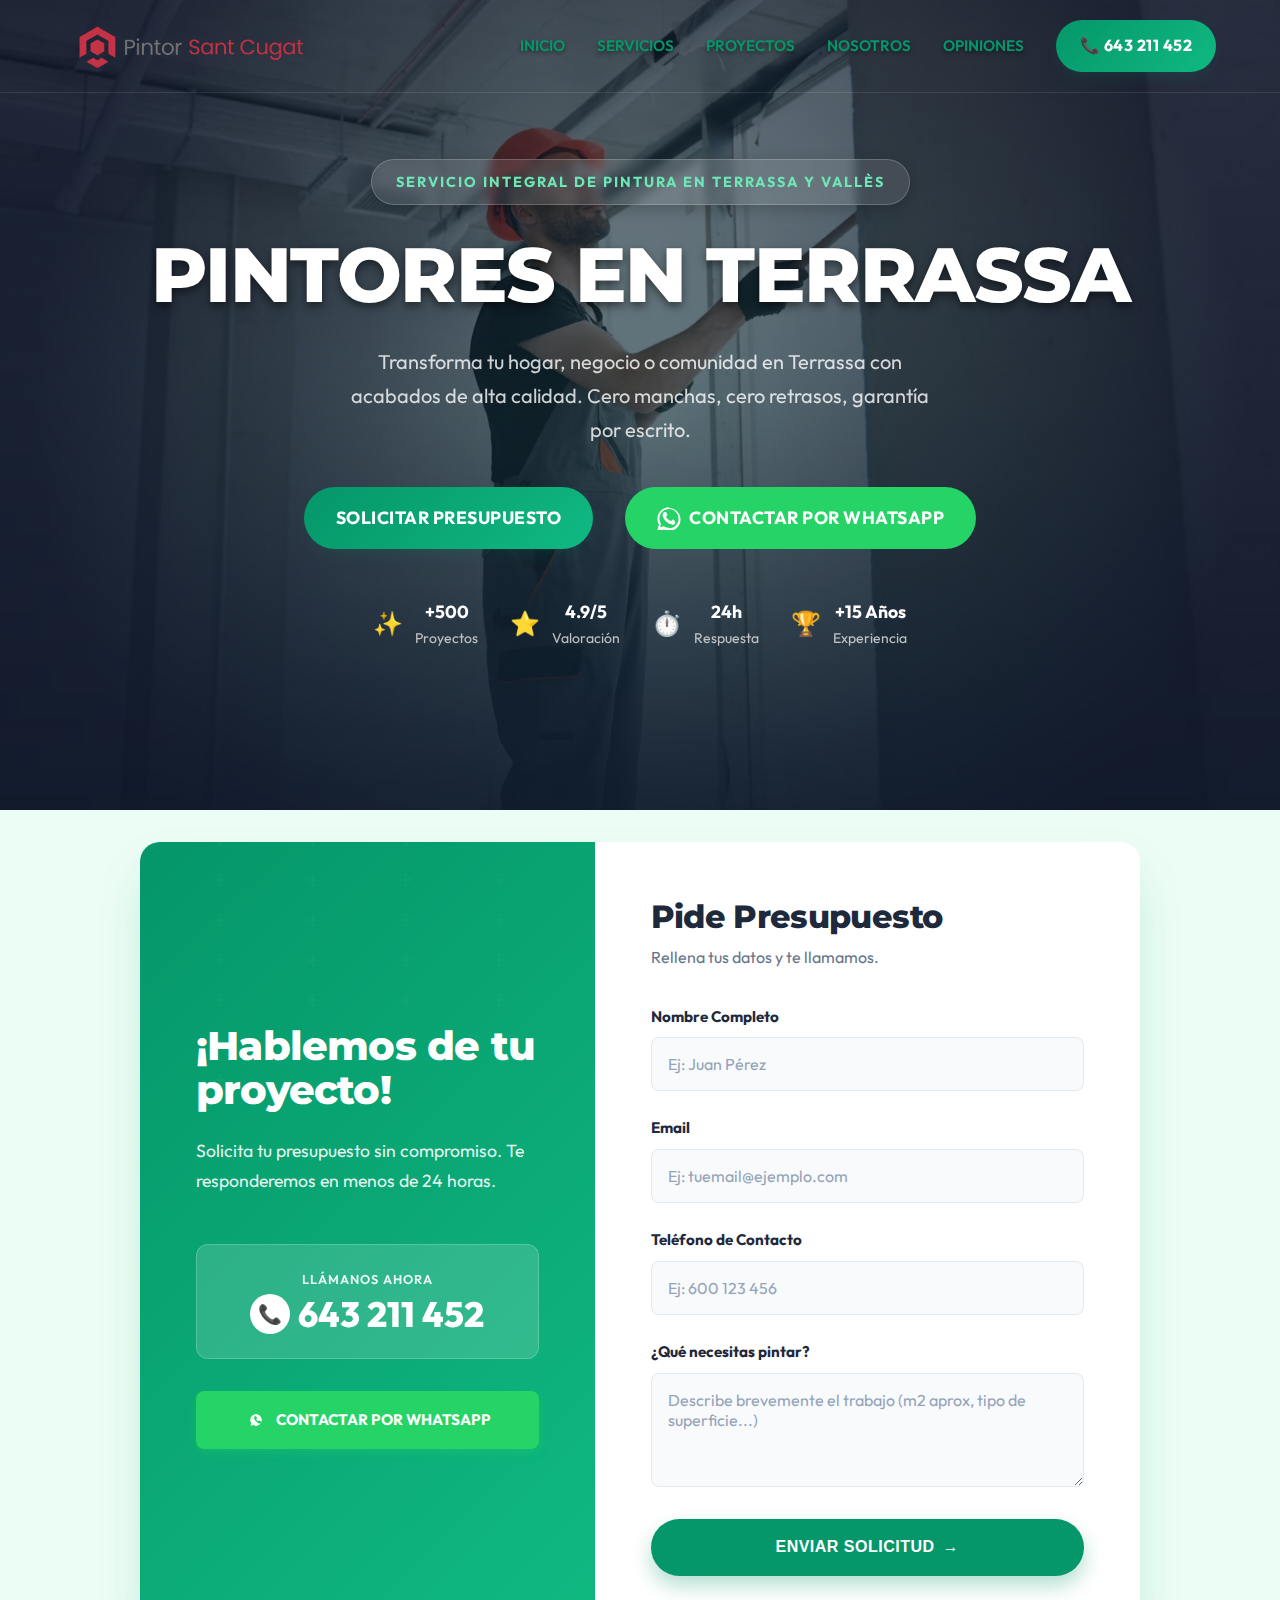
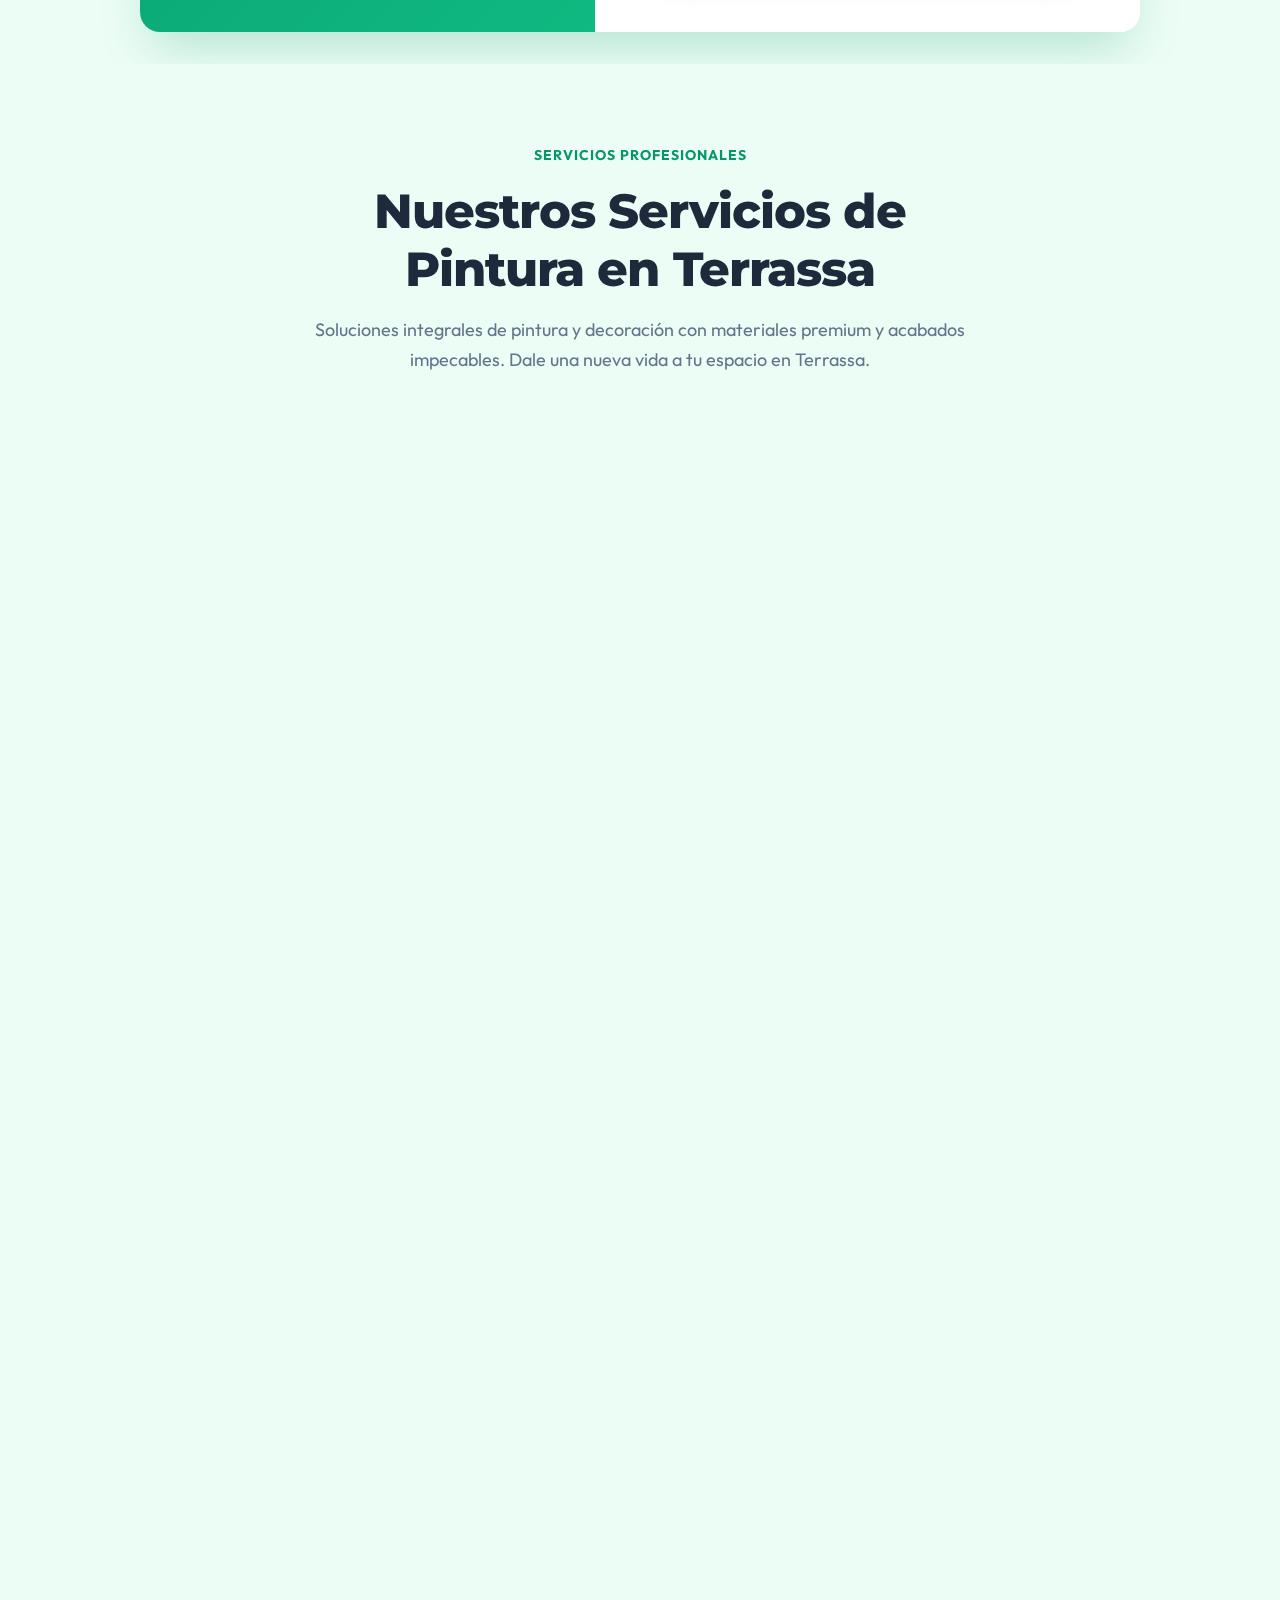
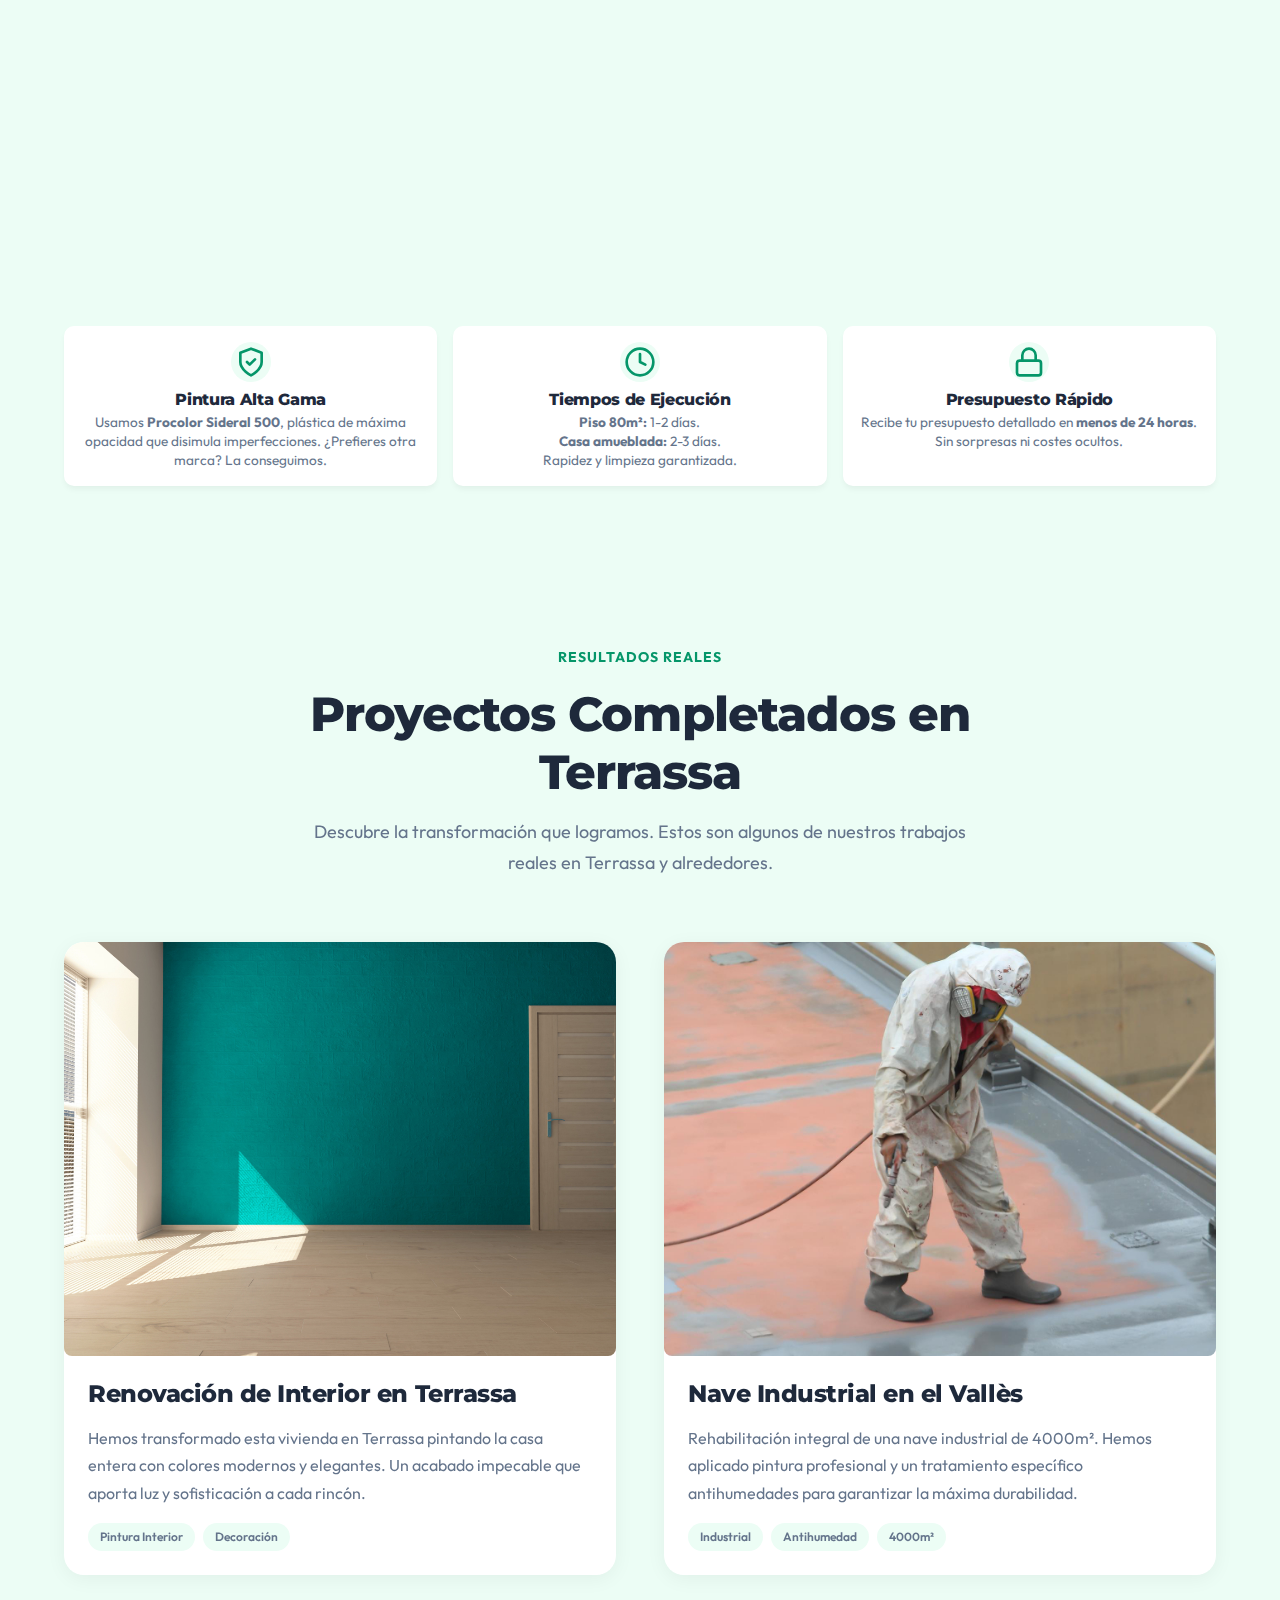
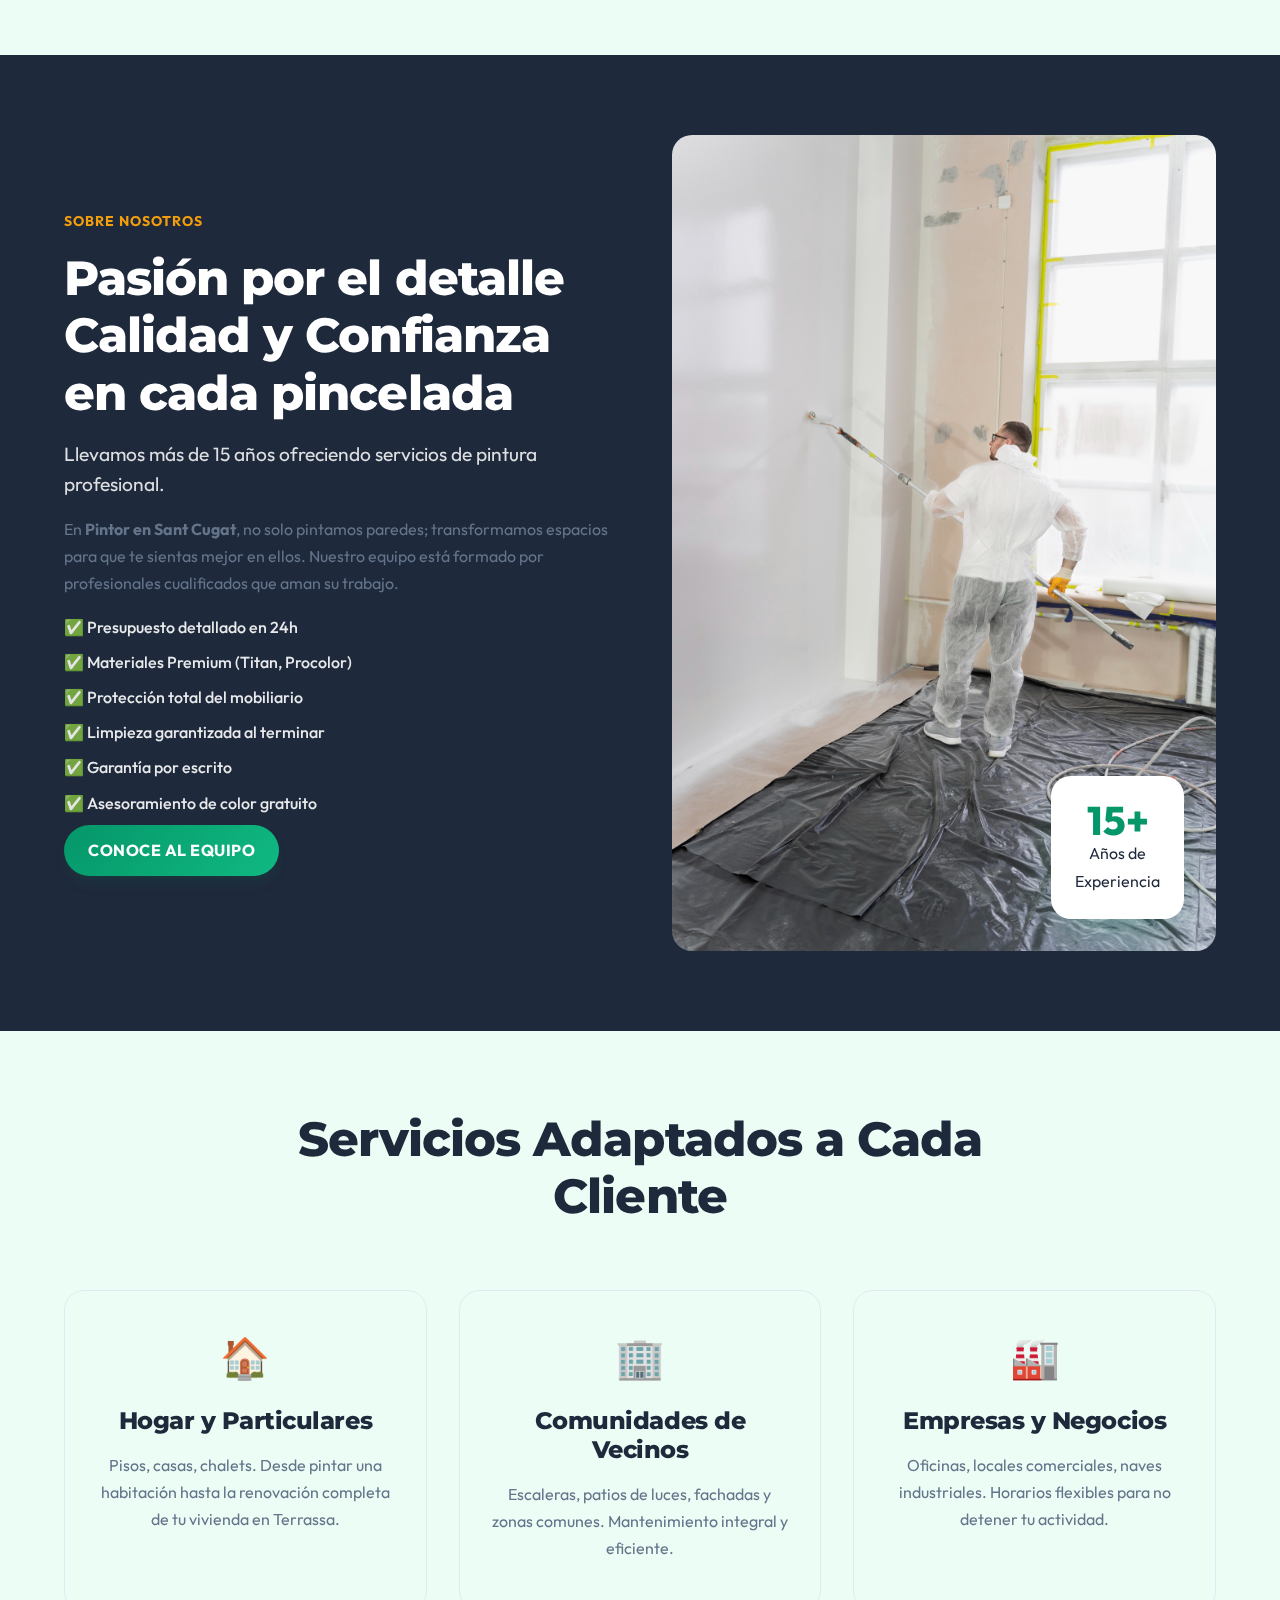
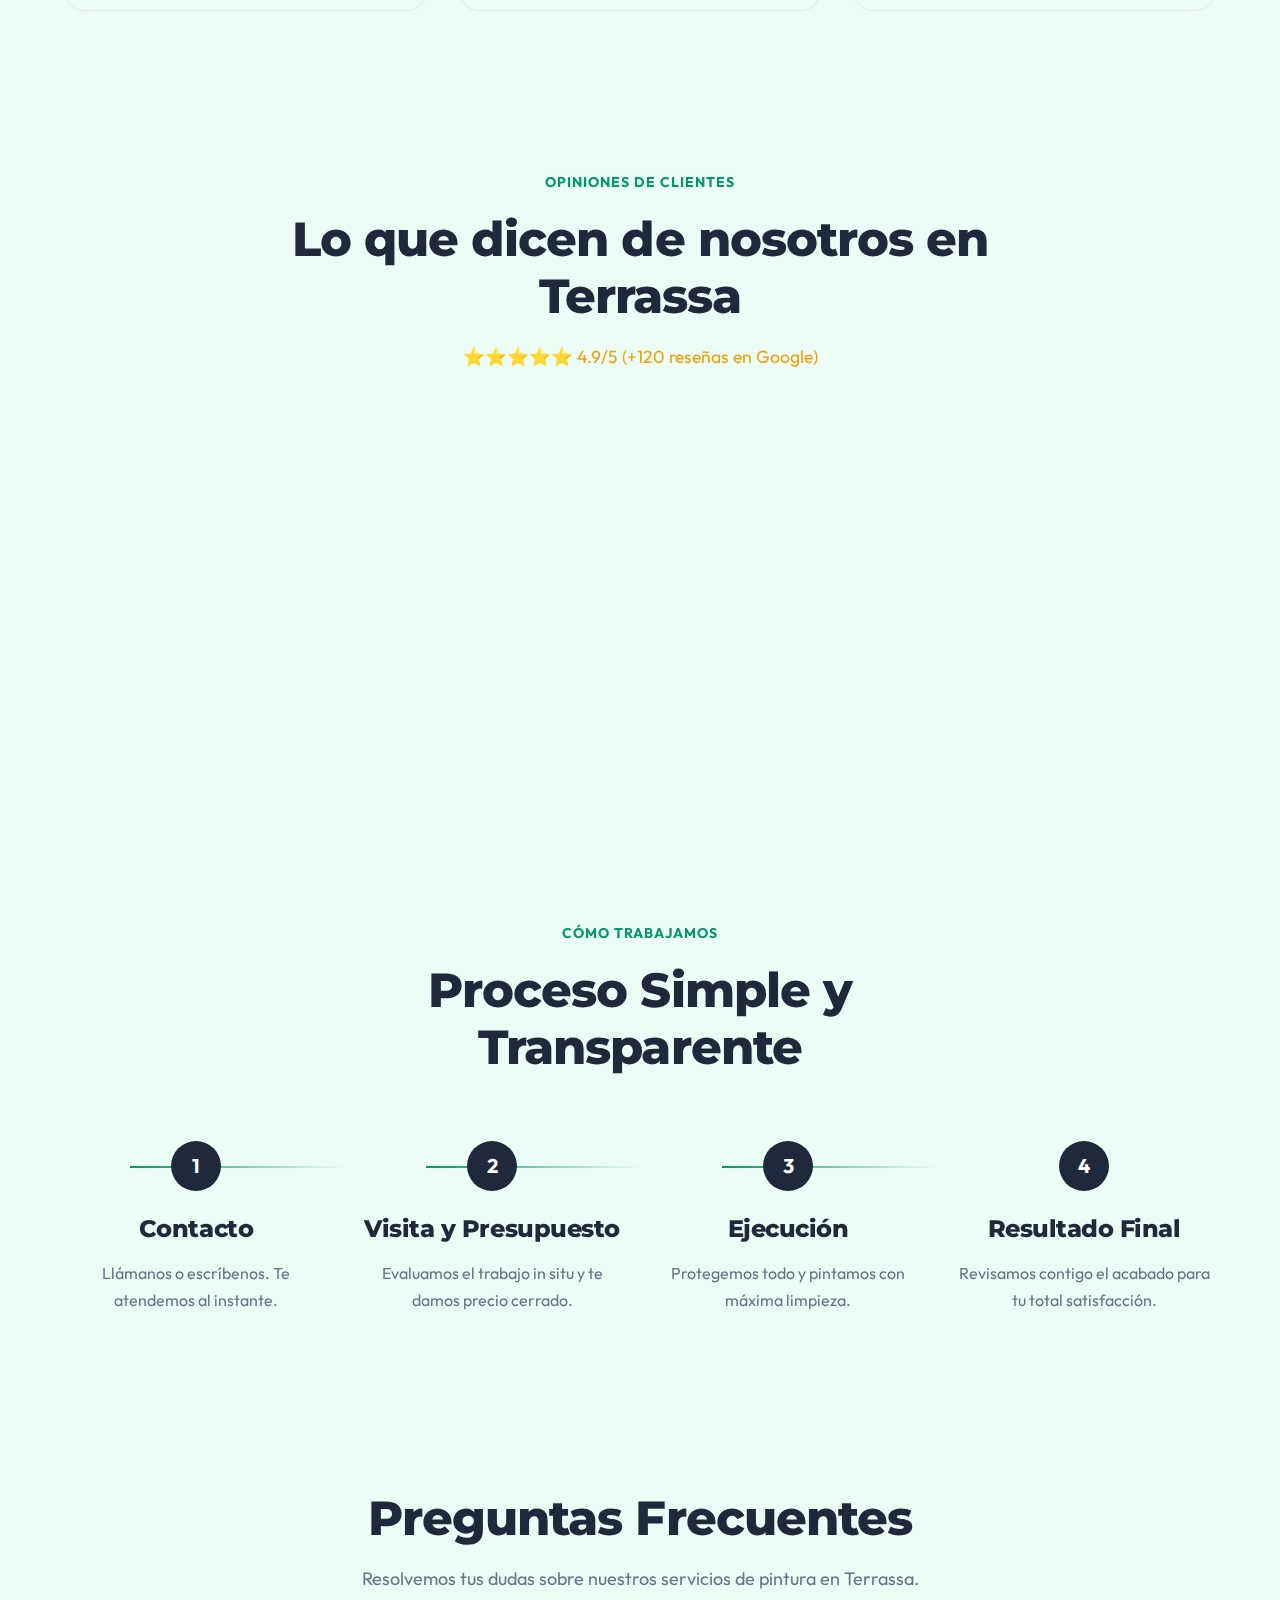
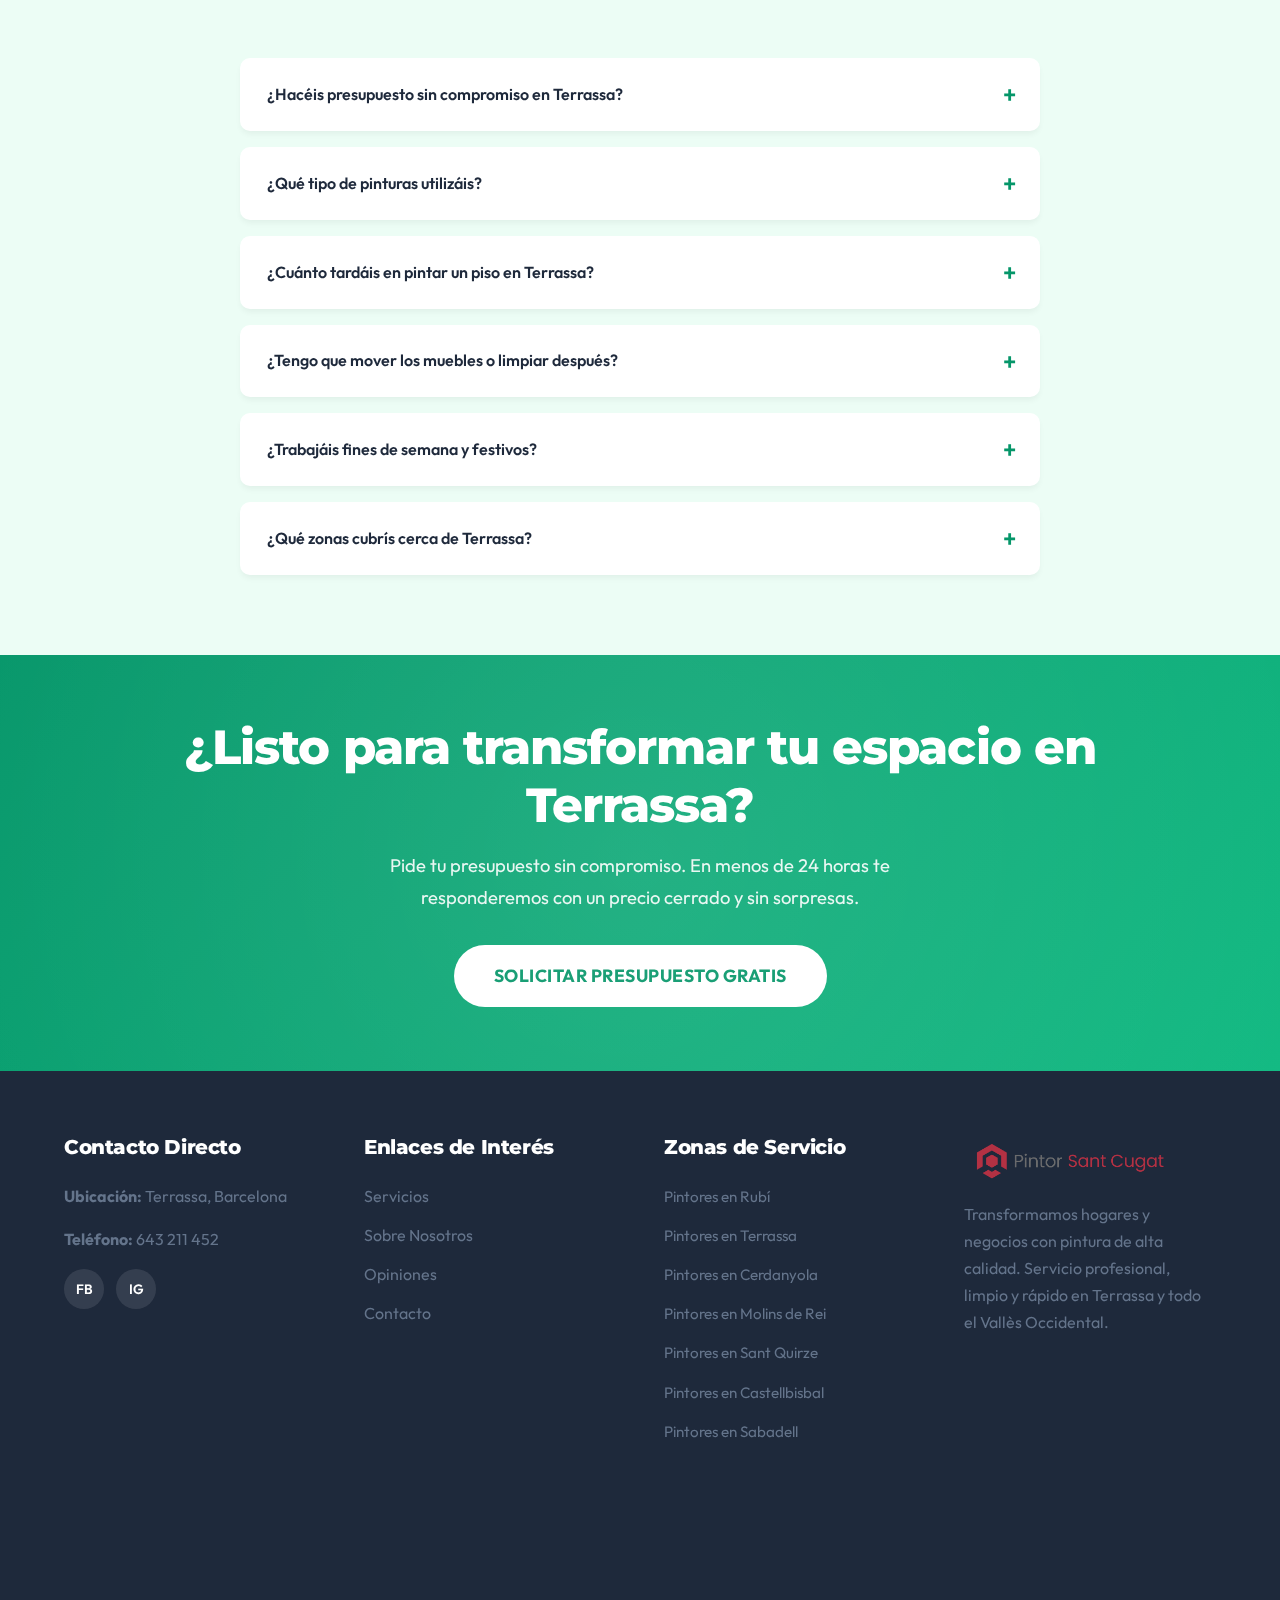
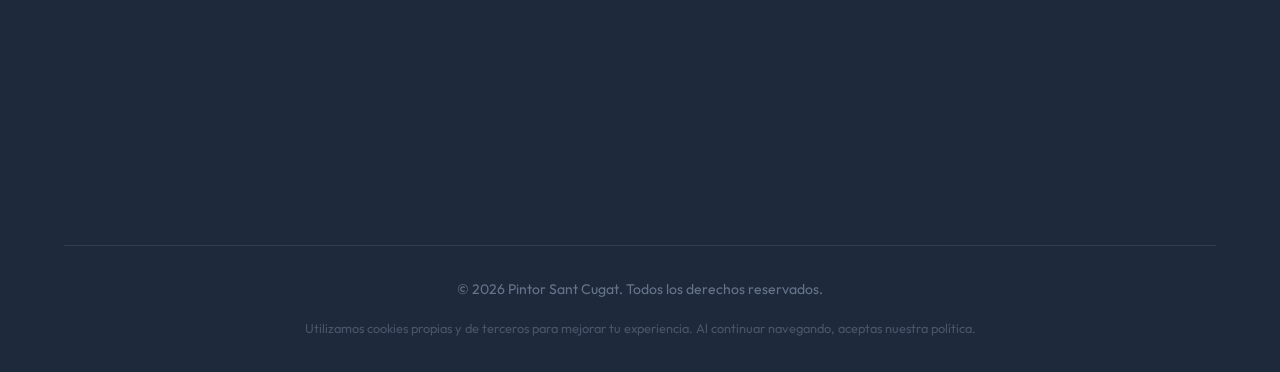
<file: pintor-terrassa.html>
<!DOCTYPE html>
<html lang="es">

<head>
  <meta charset="UTF-8">
  <meta name="viewport" content="width=device-width, initial-scale=1.0">
  <meta http-equiv="X-UA-Compatible" content="IE=edge">

  <!-- SEO Meta Tags -->
  <title>Pintores en Terrassa | Presupuesto en 24h</title>
  <meta name="description"
    content="Pintores en Terrassa expertos en pintura interior, exterior, fachadas y comunidades. +15 años de experiencia. Presupuesto en 24h. Llama: 643 211 452">
  <meta name="keywords"
    content="pintor terrassa, pintores terrassa, pintura fachada terrassa, alisar paredes terrassa, pintor sant cugat">
  <meta name="author" content="Pintor Sant Cugat">
  <meta name="robots" content="index, follow">

  <!-- Open Graph -->
  <meta property="og:title" content="Pintores en Terrassa | Presupuesto en 24h">
  <meta property="og:description"
    content="Renueva tu hogar con los mejores pintores de Terrassa. Calidad, limpieza y garantía por escrito.">
  <meta property="og:type" content="website">
  <meta property="og:url" content="https://pintorsantcugat.es/pintor-terrassa/">
  <meta property="og:locale" content="es_ES">
  <link rel="canonical" href="https://pintorsantcugat.es/pintor-terrassa/">

  <!-- Favicons -->
  <link rel="icon" type="image/png" href="/favicon.ico">
  <meta name="theme-color" content="#059669">

  <!-- Styles -->
  <link rel="stylesheet" href="/styles.css">

  <!-- Fonts -->
  <link rel="preconnect" href="https://fonts.googleapis.com">
  <link rel="preconnect" href="https://fonts.gstatic.com" crossorigin>
  <link
    href="https://fonts.googleapis.com/css2?family=Montserrat:wght@400;500;700;800&family=Open+Sans:wght@400;600&display=swap"
    rel="stylesheet">
  <script type="application/ld+json">
{
  "@context": "https://schema.org",
  "@graph": [
    {
      "@type": ["LocalBusiness", "HousePainter"],
      "@id": "https://pintorsantcugat.es/pintor-terrassa/#localbusiness",
      "name": "Pintor Sant Cugat - Pintores en Terrassa",
      "description": "Pintores profesionales en Terrassa con más de 15 años de experiencia. Especialistas en pintura interior, exterior, fachadas e impermeabilizaciones.",
      "url": "https://pintorsantcugat.es/pintor-terrassa/",
      "image": "https://pintorsantcugat.es/pintorsantcugat.png",
      "logo": "https://pintorsantcugat.es/pintorsantcugat.png",
      "telephone": "+34643211452",
      "priceRange": "€€€",
      "address": {
        "@type": "PostalAddress",
        "addressLocality": "Terrassa",
        "addressRegion": "Barcelona",
        "addressCountry": "ES"
      },
      "geo": {
        "@type": "GeoCoordinates",
        "latitude": 41.5631,
        "longitude": 2.0089
      },
      "openingHoursSpecification": [
        {
          "@type": "OpeningHoursSpecification",
          "dayOfWeek": [
            "Monday","Tuesday","Wednesday","Thursday","Friday","Saturday","Sunday"
          ],
          "opens": "00:00",
          "closes": "23:59"
        }
      ],
      "areaServed": [
        { "@type": "City", "name": "Sant Cugat del Vallès" },
        { "@type": "City", "name": "Terrassa" },
        { "@type": "City", "name": "Rubí" },
        { "@type": "City", "name": "Sabadell" },
        { "@type": "City", "name": "Sant Quirze del Vallès" },
        { "@type": "City", "name": "Cerdanyola del Vallès" },
        { "@type": "City", "name": "Castellbisbal" },
        { "@type": "City", "name": "Molins de Rei" }
      ],
      "knowsLanguage": ["es", "ca"],
      "sameAs": [],
      "hasOfferCatalog": {
        "@type": "OfferCatalog",
        "@id": "https://pintorsantcugat.es/pintor-terrassa/#catalogo-servicios",
        "name": "Servicios de Pintura en Terrassa",
        "itemListElement": [
          {
            "@type": "Offer",
            "itemOffered": {
              "@type": "Service",
              "@id": "https://pintorsantcugat.es/pintor-terrassa/#pintura-interior",
              "name": "Pintura Interior",
              "serviceType": "Pintura interior",
              "description": "Renovación completa de habitaciones, salones y pasillos con acabados impecables.",
              "areaServed": { "@type": "Place", "name": "Terrassa y alrededores" }
            }
          },
          {
            "@type": "Offer",
            "itemOffered": {
              "@type": "Service",
              "@id": "https://pintorsantcugat.es/pintor-terrassa/#pintura-exterior-fachadas",
              "name": "Pintura Exterior y Fachadas",
              "serviceType": "Pintura exterior y fachadas",
              "description": "Rehabilitación de fachadas, protección contra humedades y pintura exterior duradera.",
              "areaServed": { "@type": "Place", "name": "Terrassa y alrededores" }
            }
          },
          {
            "@type": "Offer",
            "itemOffered": {
              "@type": "Service",
              "@id": "https://pintorsantcugat.es/pintor-terrassa/#alisado-paredes",
              "name": "Alisado de Paredes",
              "serviceType": "Alisado y preparación de superficies",
              "description": "Eliminación de gotelé, reparación de grietas y preparación de superficies lisas.",
              "areaServed": { "@type": "Place", "name": "Terrassa y alrededores" }
            }
          },
          {
            "@type": "Offer",
            "itemOffered": {
              "@type": "Service",
              "@id": "https://pintorsantcugat.es/pintor-terrassa/#pintura-decorativa",
              "name": "Pintura Decorativa",
              "serviceType": "Acabados decorativos",
              "description": "Estucos, efectos alta decoración, papel pintado y acabados exclusivos.",
              "areaServed": { "@type": "Place", "name": "Terrassa y alrededores" }
            }
          }
        ]
      }
    },
    {
      "@type": "Organization",
      "@id": "https://pintorsantcugat.es/#organization",
      "name": "Pintor Sant Cugat",
      "url": "https://pintorsantcugat.es/",
      "logo": "https://pintorsantcugat.es/pintorsantcugat.png",
      "telephone": "+34643211452"
    },
    {
      "@type": "WebSite",
      "@id": "https://pintorsantcugat.es/#website",
      "url": "https://pintorsantcugat.es/",
      "name": "Pintor Sant Cugat",
      "inLanguage": "es"
    }
  ]
}
</script>
  <script type="application/ld+json">
{
  "@context": "https://schema.org",
  "@type": "FAQPage",
  "mainEntity": [
    {
      "@type": "Question",
      "name": "¿Hacéis presupuesto sin compromiso en Terrassa?",
      "acceptedAnswer": {
        "@type": "Answer",
        "text": "Sí, totalmente gratuito y sin compromiso. Nos desplazamos a tu domicilio en Terrassa o alrededores para ver el trabajo y darte un precio cerrado en menos de 24 horas."
      }
    },
    {
      "@type": "Question",
      "name": "¿Cuánto tardáis en pintar un piso en Terrassa?",
      "acceptedAnswer": {
        "@type": "Answer",
        "text": "Un piso estándar de 80m² lo terminamos en 1-2 días. Si está amueblado, entre 2-3 días. Siempre cumplimos plazos."
      }
    },
    {
      "@type": "Question",
      "name": "¿Qué zonas cubrís cerca de Terrassa?",
      "acceptedAnswer": {
        "@type": "Answer",
        "text": "Además de Terrassa, trabajamos en Sant Cugat, Rubí, Sabadell, Cerdanyola, Castellbisbal, Sant Quirze, Molins de Rei y todo el Vallès Occidental."
      }
    }
  ]
}
</script>
</head>

<body>

  <!-- Header -->
  <header class="header">
    <div class="container">
      <div class="header-content">
        <a href="/" class="logo">
          <img src="/pintorsantcugat.png" alt="Pintor Sant Cugat" class="logo-img">
        </a>

        <nav class="nav">
          <button class="menu-toggle" aria-label="Menú">☰</button>
          <ul class="nav-menu">
            <li><a href="#inicio" class="active">Inicio</a></li>
            <li><a href="#servicios">Servicios</a></li>
            <li><a href="#proyectos">Proyectos</a></li>
            <li><a href="#nosotros">Nosotros</a></li>
            <li><a href="#opiniones">Opiniones</a></li>
            <li><a href="#contacto" class="btn btn-primary">📞 643 211 452</a></li>
          </ul>
        </nav>
      </div>
    </div>
  </header>

  <!-- Hero Section -->
  <section id="inicio" class="hero">
    <video autoplay muted loop playsinline class="hero-video">
      <source src="pintor.webm" type="video/webm">
    </video>
    <div class="hero-overlay"></div>
    <div class="container">
      <div class="hero-content">
        <span class="hero-label">SERVICIO INTEGRAL DE PINTURA EN TERRASSA Y VALLÈS</span>
        <h1>PINTORES EN TERRASSA</h1>
        <p class="hero-subtitle">Transforma tu hogar, negocio o comunidad en Terrassa con acabados de alta calidad. Cero manchas, cero retrasos, garantía por escrito.</p>
        <div class="hero-cta">
          <a href="#contacto" class="btn btn-primary btn-large">SOLICITAR PRESUPUESTO</a>
          <a href="https://wa.me/34643211452" class="btn btn-whatsapp btn-large" target="_blank">
            <svg width="24" height="24" viewBox="0 0 24 24" fill="currentColor" xmlns="http://www.w3.org/2000/svg"
              style="margin-right: 8px;">
              <path
                d="M17.472 14.382C17.112 14.011 16.351 13.527 15.98 13.527C15.609 13.527 15.248 13.986 14.887 14.382C14.526 14.778 13.815 14.868 12.836 14.453C11.857 14.038 10.524 12.922 9.77199 11.967C9.01999 11.012 9.04999 10.584 9.42099 10.213C9.79199 9.842 9.92599 9.545 10.153 9.277C10.38 9.009 10.421 8.841 10.277 8.573C10.133 8.305 9.41099 6.849 9.14299 6.313C8.87499 5.777 8.57599 6.045 8.35899 6.045C8.14199 6.045 7.91499 6.035 7.68799 6.035C7.46099 6.035 7.08999 6.134 6.78099 6.471C6.47199 6.808 5.60499 7.621 5.60499 9.277C5.60499 10.933 6.81099 12.539 6.98599 12.777C7.16099 13.015 9.33699 16.592 12.774 17.92C15.25 18.877 15.766 18.679 16.292 18.629C16.818 18.579 17.901 17.975 18.128 17.331C18.355 16.687 18.355 16.132 18.283 16.013C18.211 15.894 18.015 15.825 17.654 15.646L17.472 14.382ZM12.005 21.785C10.211 21.785 8.53299 21.319 7.07899 20.507L6.75799 20.316L3 21.31L4.01599 17.754L3.80499 17.419C2.91799 16.013 2.45299 14.379 2.45299 12.723C2.45299 7.426 6.73899 3.12 12.005 3.12C14.557 3.12 16.956 4.115 18.761 5.92C20.566 7.725 21.561 10.124 21.561 12.677C21.561 17.974 17.275 22.28 12.005 22.28V21.785ZM12.005 1.13C5.63599 1.13 0.463989 6.302 0.463989 12.671C0.463989 14.704 0.989989 16.687 2.01099 18.462L0 25.5L7.22299 23.606C8.87399 24.508 10.665 24.984 12.005 24.984C18.374 24.984 23.546 19.812 23.546 13.443C23.546 7.074 18.374 1.902 12.005 1.902V1.13Z" />
            </svg>
            CONTACTAR POR WHATSAPP
          </a>
        </div>

        <div class="hero-features">
          <div class="feature">
            <span class="feature-icon">✨</span>
            <div class="feature-text">
              <strong>+500</strong> Proyectos
            </div>
          </div>
          <div class="feature">
            <span class="feature-icon">⭐</span>
            <div class="feature-text">
              <strong>4.9/5</strong> Valoración
            </div>
          </div>
          <div class="feature">
            <span class="feature-icon">⏱️</span>
            <div class="feature-text">
              <strong>24h</strong> Respuesta
            </div>
          </div>
          <div class="feature">
            <span class="feature-icon">🏆</span>
            <div class="feature-text">
              <strong>+15 Años</strong> Experiencia
            </div>
          </div>
        </div>
      </div>
    </div>
  </section>

  <!-- Contact Section -->
  <section id="contacto" class="section bg-light" style="padding-top: 2rem; padding-bottom: 2rem;">
    <div class="container">
      <div class="modern-contact-card">
        <div class="contact-info-side">
          <h2>¡Hablemos de tu proyecto!</h2>
          <p>Solicita tu presupuesto sin compromiso. Te responderemos en menos de 24 horas.</p>

          <div class="contact-cta-box">
            <span class="label-small">LLÁMANOS AHORA</span>
            <a href="tel:643211452" class="phone-number-large">
              <div class="phone-icon-circle">📞</div>
              643 211 452
            </a>
          </div>

          <a href="https://wa.me/34643211452" class="btn-whatsapp-full" target="_blank">
            <svg width="24" height="24" fill="currentColor" viewBox="0 0 24 24">
              <path
                d="M12.031 6.172c-3.181 0-5.767 2.586-5.768 5.766-.001 1.298.38 2.27 1.019 3.287l-.711 2.592 2.654-.696c1.001.54 1.973.652 2.806.652 3.18 0 5.765-2.587 5.765-5.766.001-3.181-2.585-5.765-5.765-5.765zM17.472 14.382c-.297.949-1.408 1.451-2.481 1.082l-.246-.074c-1.027-.337-2.022-1.083-2.736-1.796-.714-.714-1.459-1.709-1.796-2.736l-.074-.247c-.368-1.072.133-2.183 1.082-2.48l.196-.045c.199-.036.402.046.518.21.36.51.685 1.066.963 1.652.126.265.043.58-.184.774l-.246.21c-.166.141-.2.378-.08.572.399.645.922 1.168 1.567 1.567.194.12.431.086.572-.08l.21-.246c.194-.227.509-.31.774-.184.586.278 1.142.603 1.652.963.164.116.246.319.21.518l-.045.196z" />
            </svg>
            CONTACTAR POR WHATSAPP
          </a>
        </div>

        <div class="contact-form-side">
          <h3>Pide Presupuesto</h3>
          <p>Rellena tus datos y te llamamos.</p>

          <form class="contact-form" action="https://formspree.io/f/xkoowqje" method="POST">
            <div class="form-group">
              <label>Nombre Completo</label>
              <input type="text" name="name" placeholder="Ej: Juan Pérez" required>
            </div>

            <div class="form-group">
              <label>Email</label>
              <input type="email" name="email" placeholder="Ej: tuemail@ejemplo.com" required>
            </div>

            <div class="form-group">
              <label>Teléfono de Contacto</label>
              <input type="tel" name="phone" placeholder="Ej: 600 123 456" required>
            </div>

            <div class="form-group">
              <label>¿Qué necesitas pintar?</label>
              <textarea name="message" rows="4"
                placeholder="Describe brevemente el trabajo (m2 aprox, tipo de superficie...)" required></textarea>
            </div>

            <button type="submit" class="btn-submit">
              ENVIAR SOLICITUD
              <span>→</span>
            </button>
          </form>
        </div>
      </div>
    </div>
  </section>

  <!-- Services Section -->
  <section id="servicios" class="section bg-light">
    <div class="container">
      <div class="section-title">
        <span class="section-tag">Servicios Profesionales</span>
        <h2>Nuestros Servicios de Pintura en Terrassa</h2>
        <p class="section-subtitle">Soluciones integrales de pintura y decoración con materiales premium y acabados impecables. Dale una nueva vida a tu espacio en Terrassa.</p>
      </div>

      <div class="cards-grid">
        <div class="card">
          <div class="card-image" style="background-image: url('/pinturainterior.jpg');"></div>
          <div class="card-content">
            <h3 class="card-title">Pintura Interior</h3>
            <p class="card-text">Habitaciones, salones y pasillos como nuevos. Acabados perfectos, sin olores y en tiempo récord.</p>
            <a href="#contacto" class="btn-link">Más Información →</a>
          </div>
        </div>

        <div class="card">
          <div class="card-image" style="background-image: url('/pinturaexterior.jpg');"></div>
          <div class="card-content">
            <h3 class="card-title">Pintura Exterior y Fachadas</h3>
            <p class="card-text">Fachadas que vuelven a lucir como el primer día. Protección contra lluvia, sol y humedades.</p>
            <a href="#contacto" class="btn-link">Más Información →</a>
          </div>
        </div>

        <div class="card">
          <div class="card-image" style="background-image: url('/45508.jpg');"></div>
          <div class="card-content">
            <h3 class="card-title">Comunidades de Vecinos</h3>
            <p class="card-text">Escaleras, patios y zonas comunes impecables. Trabajamos rápido y sin molestar a los vecinos.</p>
            <a href="#contacto" class="btn-link">Más Información →</a>
          </div>
        </div>

        <div class="card">
          <div class="card-image" style="background-image: url('/alisadoparedes.jpg');"></div>
          <div class="card-content">
            <h3 class="card-title">Alisado de Paredes</h3>
            <p class="card-text">Adiós al gotelé. Paredes lisas, modernas y listas para pintar con el acabado que quieras.</p>
            <a href="#contacto" class="btn-link">Más Información →</a>
          </div>
        </div>

        <div class="card">
          <div class="card-image" style="background-image: url('/pinturadecorativa.jpg');"></div>
          <div class="card-content">
            <h3 class="card-title">Pintura Decorativa</h3>
            <p class="card-text">Estucos venecianos, microcemento, papel pintado y efectos exclusivos que marcan la diferencia.</p>
            <a href="#contacto" class="btn-link">Más Información →</a>
          </div>
        </div>

        <div class="card">
          <div class="card-image" style="background-image: url('/pinturaindustrial.jpg');"></div>
          <div class="card-content">
            <h3 class="card-title">Pintura Industrial</h3>
            <p class="card-text">Naves, suelos epoxi, señalización y protección de estructuras. Trabajamos en fines de semana.</p>
            <a href="#contacto" class="btn-link">Más Información →</a>
          </div>
        </div>

        <div class="card">
          <div class="card-image" style="background-image: url('/impermeabilizaciones.jpg');"></div>
          <div class="card-content">
            <h3 class="card-title">Impermeabilizaciones</h3>
            <p class="card-text">Se acabaron las goteras. Protección total para cubiertas, terrazas y tejados con garantía.</p>
            <a href="#contacto" class="btn-link">Más Información →</a>
          </div>
        </div>

        <div class="card">
          <div class="card-image" style="background-image: url('/antihumedad.jpg');"></div>
          <div class="card-content">
            <h3 class="card-title">Tratamientos Antihumedad</h3>
            <p class="card-text">Eliminamos humedades de raíz: condensación, capilaridad y filtraciones. Solución definitiva.</p>
            <a href="#contacto" class="btn-link">Más Información →</a>
          </div>
        </div>

        <div class="card card-cta-blue">
          <div class="card-content">
            <h3 class="card-title text-white">¿Podemos ayudarte en algo?</h3>
            <p class="card-text text-white">Contáctanos y seguro que encontramos la manera de ayudarte.</p>
            <a href="#contacto" class="btn btn-white mt-2">Contactar Ahora</a>
          </div>
        </div>
      </div>
    </div>
  </section>

  <!-- Value Proposition -->
  <section class="section section-values">
    <div class="container">
      <div class="values-grid">
        <div class="value-item">
          <div class="value-icon">
            <svg xmlns="http://www.w3.org/2000/svg" width="32" height="32" viewBox="0 0 24 24" fill="none"
              stroke="currentColor" stroke-width="2" stroke-linecap="round" stroke-linejoin="round">
              <path d="M12 22s8-4 8-10V5l-8-3-8 3v7c0 6 8 10 8 10z" />
              <path d="m9 12 2 2 4-4" />
            </svg>
          </div>
          <h3>Pintura Alta Gama</h3>
          <p>Usamos <strong>Procolor Sideral 500</strong>, plástica de máxima opacidad que disimula imperfecciones.
            ¿Prefieres otra marca? La conseguimos.</p>
        </div>
        <div class="value-item">
          <div class="value-icon">
            <svg xmlns="http://www.w3.org/2000/svg" width="32" height="32" viewBox="0 0 24 24" fill="none"
              stroke="currentColor" stroke-width="2" stroke-linecap="round" stroke-linejoin="round">
              <circle cx="12" cy="12" r="10" />
              <polyline points="12 6 12 12 16 14" />
            </svg>
          </div>
          <h3>Tiempos de Ejecución</h3>
          <p><strong>Piso 80m²:</strong> 1-2 días.<br><strong>Casa amueblada:</strong> 2-3 días.<br>Rapidez y limpieza
            garantizada.</p>
        </div>
        <div class="value-item">
          <div class="value-icon">
            <svg xmlns="http://www.w3.org/2000/svg" width="32" height="32" viewBox="0 0 24 24" fill="none"
              stroke="currentColor" stroke-width="2" stroke-linecap="round" stroke-linejoin="round">
              <rect x="3" y="11" width="18" height="11" rx="2" ry="2" />
              <path d="M7 11V7a5 5 0 0 1 10 0v4" />
            </svg>
          </div>
          <h3>Presupuesto Rápido</h3>
          <p>Recibe tu presupuesto detallado en <strong>menos de 24 horas</strong>. Sin sorpresas ni costes ocultos.</p>
        </div>
      </div>
    </div>
  </section>

  <!-- Projects Section -->
  <section id="proyectos" class="section bg-light">
    <div class="container">
      <div class="section-title">
        <span class="section-tag">Resultados Reales</span>
        <h2>Proyectos Completados en Terrassa</h2>
        <p class="section-subtitle">Descubre la transformación que logramos. Estos son algunos de nuestros trabajos reales en Terrassa y alrededores.</p>
      </div>

      <div class="comparison-grid">
        <div class="comparison-card">
          <div class="project-image-container">
            <img src="/pinturahabitacion.jpg" alt="Pintura de habitación moderna en Terrassa"
              style="width: 100%; height: auto; display: block; border-radius: 8px; aspect-ratio: 4/3; object-fit: cover;">
          </div>
          <div class="project-details">
            <h3>Renovación de Interior en Terrassa</h3>
            <p>Hemos transformado esta vivienda en Terrassa pintando la casa entera con colores modernos y elegantes. Un acabado impecable que aporta luz y sofisticación a cada rincón.</p>
            <div class="project-tags">
              <span class="tag">Pintura Interior</span>
              <span class="tag">Decoración</span>
            </div>
          </div>
        </div>

        <div class="comparison-card">
          <div class="project-image-container">
            <img src="/pinturanaveind.jpg" alt="Nave industrial cerca de Terrassa"
              style="width: 100%; height: auto; display: block; border-radius: 8px; aspect-ratio: 4/3; object-fit: cover;">
          </div>
          <div class="project-details">
            <h3>Nave Industrial en el Vallès</h3>
            <p>Rehabilitación integral de una nave industrial de 4000m². Hemos aplicado pintura profesional y un tratamiento específico antihumedades para garantizar la máxima durabilidad.</p>
            <div class="project-tags">
              <span class="tag">Industrial</span>
              <span class="tag">Antihumedad</span>
              <span class="tag">4000m²</span>
            </div>
          </div>
        </div>
      </div>
    </div>
  </section>

  <!-- About Section -->
  <section id="nosotros" class="section bg-dark text-white">
    <div class="container">
      <div class="about-grid">
        <div class="about-content">
          <span class="section-tag tag-light">Sobre Nosotros</span>
          <h2>Pasión por el detalle <br>Calidad y Confianza en cada pincelada</h2>
          <p class="lead">Llevamos más de 15 años ofreciendo servicios de pintura profesional.</p>
          <p>En <strong>Pintor en Sant Cugat</strong>, no solo pintamos paredes; transformamos espacios para que te
            sientas mejor en ellos. Nuestro equipo está formado por profesionales cualificados que aman su trabajo.</p>

          <ul class="check-list">
            <li>✅ Presupuesto detallado en 24h</li>
            <li>✅ Materiales Premium (Titan, Procolor)</li>
            <li>✅ Protección total del mobiliario</li>
            <li>✅ Limpieza garantizada al terminar</li>
            <li>✅ Garantía por escrito</li>
            <li>✅ Asesoramiento de color gratuito</li>
          </ul>

          <a href="#contacto" class="btn btn-primary">Conoce al Equipo</a>
        </div>
        <div class="about-image">
          <img src="/2149344030.jpg" alt="Equipo de Pintores en Terrassa">
          <div class="experience-badge">
            <span class="years">15+</span>
            <span class="text">Años de<br>Experiencia</span>
          </div>
        </div>
      </div>
    </div>
  </section>

  <!-- Clients / Segments -->
  <section class="section">
    <div class="container">
      <div class="section-title">
        <h2>Servicios Adaptados a Cada Cliente</h2>
      </div>
      <div class="segments-grid">
        <div class="segment">
          <div class="segment-icon">🏠</div>
          <h3>Hogar y Particulares</h3>
          <p>Pisos, casas, chalets. Desde pintar una habitación hasta la renovación completa de tu vivienda en Terrassa.</p>
        </div>
        <div class="segment">
          <div class="segment-icon">🏢</div>
          <h3>Comunidades de Vecinos</h3>
          <p>Escaleras, patios de luces, fachadas y zonas comunes. Mantenimiento integral y eficiente.</p>
        </div>
        <div class="segment">
          <div class="segment-icon">🏭</div>
          <h3>Empresas y Negocios</h3>
          <p>Oficinas, locales comerciales, naves industriales. Horarios flexibles para no detener tu actividad.</p>
        </div>
      </div>
    </div>
  </section>

  <!-- Testimonials -->
  <section id="opiniones" class="section bg-light">
    <div class="container">
      <div class="section-title">
        <span class="section-tag">Opiniones de Clientes</span>
        <h2>Lo que dicen de nosotros en Terrassa</h2>
        <div class="rating-stars">⭐⭐⭐⭐⭐ 4.9/5 (+120 reseñas en Google)</div>
      </div>

      <div class="testimonials-wrapper">
        <div class="testimonials-grid">
          <div class="testimonial-card">
            <div class="testimonial-quote-icon">"</div>
            <div class="testimonial-text">Pintaron todo nuestro piso en Terrassa en tres días. El alisado de las paredes quedó perfecto. Muy recomendables y profesionales.</div>
            <div class="testimonial-author">
              <div class="author-avatar">PS</div>
              <div class="author-info">
                <strong>Pere Soler</strong>
                <span>Propietario en Terrassa</span>
              </div>
            </div>
          </div>

          <div class="testimonial-card">
            <div class="testimonial-quote-icon">"</div>
            <div class="testimonial-text">Excelente relación calidad-precio. Pintaron la fachada de nuestra comunidad en Terrassa y quedó como nueva. Serios y puntuales.</div>
            <div class="testimonial-author">
              <div class="author-avatar">MR</div>
              <div class="author-info">
                <strong>Montse Ruiz</strong>
                <span>Presidenta de Comunidad</span>
              </div>
            </div>
          </div>

          <div class="testimonial-card">
            <div class="testimonial-quote-icon">"</div>
            <div class="testimonial-text">Renovaron nuestro local comercial en Terrassa sin parar la actividad. Trabajaron de noche y el resultado es espectacular.</div>
            <div class="testimonial-author">
              <div class="author-avatar">CB</div>
              <div class="author-info">
                <strong>Carles Bosch</strong>
                <span>Empresario en Terrassa</span>
              </div>
            </div>
          </div>
        </div>
      </div>
    </div>
  </section>

  <!-- Process -->
  <section class="section">
    <div class="container">
      <div class="section-title">
        <span class="section-tag">Cómo Trabajamos</span>
        <h2>Proceso Simple y Transparente</h2>
      </div>

      <div class="process-steps">
        <div class="step">
          <div class="step-number">1</div>
          <h3>Contacto</h3>
          <p>Llámanos o escríbenos. Te atendemos al instante.</p>
        </div>
        <div class="step">
          <div class="step-number">2</div>
          <h3>Visita y Presupuesto</h3>
          <p>Evaluamos el trabajo in situ y te damos precio cerrado.</p>
        </div>
        <div class="step">
          <div class="step-number">3</div>
          <h3>Ejecución</h3>
          <p>Protegemos todo y pintamos con máxima limpieza.</p>
        </div>
        <div class="step">
          <div class="step-number">4</div>
          <h3>Resultado Final</h3>
          <p>Revisamos contigo el acabado para tu total satisfacción.</p>
        </div>
      </div>
    </div>
  </section>

  <!-- FAQ -->
  <section class="section bg-light">
    <div class="container">
      <div class="section-title">
        <h2>Preguntas Frecuentes</h2>
        <p class="section-subtitle">Resolvemos tus dudas sobre nuestros servicios de pintura en Terrassa.</p>
      </div>

      <div class="faq-grid">
        <details class="faq-item">
          <summary>¿Hacéis presupuesto sin compromiso en Terrassa?</summary>
          <p>Sí, totalmente gratuito y sin compromiso. Nos desplazamos a tu domicilio en Terrassa o alrededores para ver el trabajo y darte un precio cerrado en menos de 24 horas.</p>
        </details>
        <details class="faq-item">
          <summary>¿Qué tipo de pinturas utilizáis?</summary>
          <p>Trabajamos con marcas premium como Procolor Sideral 500, Titan y Valentine. Si prefieres otra marca o acabado especial, la conseguimos sin problema.</p>
        </details>
        <details class="faq-item">
          <summary>¿Cuánto tardáis en pintar un piso en Terrassa?</summary>
          <p>Un piso estándar de 80m² lo terminamos en 1-2 días. Si está amueblado, entre 2-3 días. Siempre cumplimos plazos.</p>
        </details>
        <details class="faq-item">
          <summary>¿Tengo que mover los muebles o limpiar después?</summary>
          <p>No te preocupes de nada. Nosotros protegemos todo el mobiliario antes de empezar y dejamos la vivienda completamente limpia al terminar.</p>
        </details>
        <details class="faq-item">
          <summary>¿Trabajáis fines de semana y festivos?</summary>
          <p>Sí, nos adaptamos a tu horario. Para negocios y oficinas, trabajamos en fin de semana para no interrumpir tu actividad.</p>
        </details>
        <details class="faq-item">
          <summary>¿Qué zonas cubrís cerca de Terrassa?</summary>
          <p>Además de Terrassa, trabajamos en Sant Cugat, Rubí, Sabadell, Cerdanyola, Castellbisbal, Sant Quirze, Molins de Rei y todo el Vallès Occidental.</p>
        </details>
      </div>
    </div>
  </section>

  <!-- CTA Banner -->
  <section class="cta-banner">
    <div class="container">
      <h2>¿Listo para transformar tu espacio en Terrassa?</h2>
      <p>Pide tu presupuesto sin compromiso. En menos de 24 horas te responderemos con un precio cerrado y sin sorpresas.</p>
      <a href="#contacto" class="btn">SOLICITAR PRESUPUESTO GRATIS</a>
    </div>
  </section>

  <!-- Footer -->
  <footer class="footer">
    <div class="container">
      <div class="footer-grid">
        <div class="footer-col">
          <h3>Contacto Directo</h3>
          <p><strong>Ubicación:</strong> Terrassa, Barcelona</p>
          <p><strong>Teléfono:</strong> <a href="tel:+34643211452">643 211 452</a></p>
          <div class="social-links">
            <a href="#">FB</a>
            <a href="#">IG</a>
          </div>
        </div>

        <div class="footer-col">
          <h3>Enlaces de Interés</h3>
          <ul>
            <li><a href="#servicios">Servicios</a></li>
            <li><a href="#nosotros">Sobre Nosotros</a></li>
            <li><a href="#opiniones">Opiniones</a></li>
            <li><a href="#contacto">Contacto</a></li>
          </ul>
        </div>

        <div class="footer-col">
          <h3>Zonas de Servicio</h3>
          <ul class="footer-links-list">
            <li><a href="/pintor-rubi">Pintores en Rubí</a></li>
            <li><a href="/pintor-terrassa">Pintores en Terrassa</a></li>
            <li><a href="/pintor-cerdanyola">Pintores en Cerdanyola</a></li>
            <li><a href="/pintor-molins-de-rei">Pintores en Molins de Rei</a></li>
            <li><a href="/pintor-sant-quirze">Pintores en Sant Quirze</a></li>
            <li><a href="/pintor-castellbisbal">Pintores en Castellbisbal</a></li>
            <li><a href="/pintor-sabadell">Pintores en Sabadell</a></li>
          </ul>
        </div>

        <div class="footer-col">
          <a href="/" class="footer-logo-link">
            <img src="/pintorsantcugat.png" alt="Pintor Sant Cugat" class="footer-logo">
          </a>
          <p>Transformamos hogares y negocios con pintura de alta calidad. Servicio profesional, limpio y rápido en
            Terrassa y todo el Vallès Occidental.</p>
        </div>
      </div>

      <div class="footer-map" style="margin-bottom: 2rem; text-align: center;">
        <iframe
          src="https://www.google.com/maps/embed?pb=!1m18!1m12!1m3!1d23920.96!2d2.0089!3d41.5631!2m3!1f0!2f0!3f0!3m2!1i1024!2i768!4f13.1!3m3!1m2!1s0x12a492f20f8b8e71%3A0x40818e0fa5a5b30!2sTerrassa%2C%20Barcelona!5e0!3m2!1ses!2ses"
          width="100%" height="300" style="border:0; max-width: 400px;" allowfullscreen="" loading="lazy"
          referrerpolicy="no-referrer-when-downgrade"></iframe>
      </div>

      <div class="footer-bottom">
        <p>&copy; 2026 Pintor Sant Cugat. Todos los derechos reservados.</p>
        <p class="cookie-notice">Utilizamos cookies propias y de terceros para mejorar tu experiencia. Al continuar
          navegando, aceptas nuestra política.</p>
      </div>
    </div>
  </footer>

  <a href="https://wa.me/34643211452" class="floating-call-btn" target="_blank" aria-label="WhatsApp">
    <svg xmlns="http://www.w3.org/2000/svg" width="24" height="24" viewBox="0 0 24 24" fill="currentColor">
      <path
        d="M.057 24l1.687-6.163c-1.041-1.804-1.588-3.849-1.587-5.946.003-6.556 5.338-11.891 11.893-11.891 3.181.001 6.167 1.24 8.413 3.488 2.245 2.248 3.481 5.236 3.48 8.414-.003 6.557-5.338 11.892-11.893 11.892-1.99-.001-3.951-.5-5.688-1.448l-6.305 1.654zm6.597-3.807c1.676.995 3.276 1.591 5.392 1.592 5.448 0 9.886-4.434 9.889-9.885.002-5.462-4.415-9.89-9.881-9.892-5.452 0-9.887 4.434-9.889 9.884-.001 2.225.651 3.891 1.746 5.634l-.999 3.648 3.742-.981zm11.387-5.464c-.074-.124-.272-.198-.57-.347-.297-.149-1.758-.868-2.031-.967-.272-.099-.47-.149-.669.149-.198.297-.768.967-.941 1.165-.173.198-.347.223-.644.074-.297-.149-1.255-.462-2.39-1.475-.883-.788-1.48-1.761-1.653-2.059-.173-.297-.018-.458.13-.606.134-.133.297-.347.446-.521.151-.172.2-.296.3-.495.099-.198.05-.372-.025-.521-.075-.148-.669-1.611-.916-2.206-.242-.579-.487-.501-.669-.51l-.57-.01c-.198 0-.52.074-.792.372s-1.04 1.016-1.04 2.479 1.065 2.876 1.213 3.074c.149.198 2.095 3.2 5.076 4.487.709.306 1.263.489 1.694.626.712.226 1.36.194 1.872.118.571-.085 1.758-.719 2.006-1.413.248-.695.248-1.29.173-1.414z" />
    </svg>
  </a>

  <script src="/scripts.js"></script>
</body>

</html>
</file>
<file: styles.css>
/* ================================
   PINTOR RUBÍ - MODERN V3
   Estilos Vanguardistas y Profesionales
   ================================ */

/* Importar Fuentes Modernas: Outfit (Clean/Tech) + Montserrat (Strong) */
@import url('https://fonts.googleapis.com/css2?family=Montserrat:wght@400;500;700;800;900&family=Outfit:wght@300;400;500;600;700&display=swap');

:root {
  /* Paleta Vibrante y Moderna - Emerald Edition */
  --primary-color: #059669;
  /* Emerald vibrante (Emerald 600) */
  --primary-gradient: linear-gradient(135deg, #059669 0%, #10b981 100%);
  /* Emerald Gradient */
  --secondary-color: #1e293b;
  /* Slate 800 - Menos oscuro que el original */
  --accent-color: #f59e0b;
  /* Amber 500 */
  --accent-gradient: linear-gradient(135deg, #f59e0b 0%, #fbbf24 100%);

  --text-dark: #334155;
  /* Slate 700 - Texto más suave */
  --text-light: #64748B;
  --text-white: #FFFFFF;

  --bg-light: #ecfdf5;
  /* Emerald 50 - Fondo muy claro esmeralda */
  --bg-white: #FFFFFF;
  --bg-dark: #1e293b;
  /* Slate 800 */
  --bg-glass: rgba(255, 255, 255, 0.9);

  --border-color: #E2E8F0;
  --success-color: #10B981;

  /* Bordes */
  --border-radius: 20px;
  --border-radius-sm: 10px;
  --border-radius-pill: 50px;

  /* Sombras "Glow" */
  --shadow-sm: 0 4px 6px -1px rgba(0, 0, 0, 0.05);
  --shadow-md: 0 10px 15px -3px rgba(5, 150, 105, 0.1), 0 4px 6px -2px rgba(5, 150, 105, 0.05);
  --shadow-lg: 0 25px 50px -12px rgba(5, 150, 105, 0.25);
  --shadow-glow: 0 0 20px rgba(5, 150, 105, 0.5);
  --shadow-card: 0 4px 20px rgba(0, 0, 0, 0.05);

  /* Tipografía */
  --font-primary: 'Outfit', sans-serif;
  --font-heading: 'Montserrat', sans-serif;

  --spacing-lg: 5rem;

  /* Transiciones */
  --transition: all 0.4s cubic-bezier(0.175, 0.885, 0.32, 1.275);
  /* Efecto elástico suave */
}

/* ================================
   ANIMACIONES
   ================================ */

@keyframes float {
  0% {
    transform: translateY(0px);
  }

  50% {
    transform: translateY(-10px);
  }

  100% {
    transform: translateY(0px);
  }
}

@keyframes pulse-glow {
  0% {
    box-shadow: 0 0 0 0 rgba(5, 150, 105, 0.4);
  }

  70% {
    box-shadow: 0 0 0 15px rgba(5, 150, 105, 0);
  }

  100% {
    box-shadow: 0 0 0 0 rgba(5, 150, 105, 0);
  }
}

@keyframes beam-slide {
  0% {
    left: -100%;
    opacity: 0;
  }

  50% {
    opacity: 0.3;
  }

  100% {
    left: 100%;
    opacity: 0;
  }
}

@keyframes gradient-text {
  0% {
    background-position: 0% 50%;
  }

  50% {
    background-position: 100% 50%;
  }

  100% {
    background-position: 0% 50%;
  }
}

/* ================================
   BASE
   ================================ */

* {
  margin: 0;
  padding: 0;
  box-sizing: border-box;
}

html {
  scroll-behavior: smooth;
  font-size: 16px;
}

body {
  font-family: var(--font-primary);
  color: var(--text-dark);
  line-height: 1.7;
  background-color: var(--bg-light);
  overflow-x: hidden;
}

h1,
h2,
h3,
h4,
h5 {
  font-family: var(--font-heading);
  font-weight: 800;
  line-height: 1.2;
  margin-bottom: 1rem;
  color: var(--secondary-color);
  letter-spacing: -0.02em;
}

h1 {
  font-size: clamp(2.5rem, 6vw, 5rem);
  text-transform: uppercase;
}

h2 {
  font-size: clamp(2rem, 4vw, 3rem);
}

h3 {
  font-size: 1.5rem;
}

p {
  margin-bottom: 1rem;
  color: var(--text-light);
  font-weight: 400;
}

a {
  text-decoration: none;
  color: inherit;
  transition: var(--transition);
}

img {
  max-width: 100%;
  height: auto;
  display: block;
}

ul {
  list-style: none;
}

.container {
  max-width: 1200px;
  margin: 0 auto;
  padding: 0 1.5rem;
}

.text-primary {
  color: var(--primary-color);
}

.text-white {
  color: var(--text-white);
}

.bg-light {
  background-color: var(--bg-light);
}

.bg-dark {
  background-color: var(--bg-dark);
}

/* ================================
   HEADER & NAV
   ================================ */

.header {
  background-color: transparent;
  /* Transparente */
  backdrop-filter: none;
  /* Quitar blur si se desea transparencia total, o mantener sutil */
  position: absolute;
  /* Para que monte sobre el video */
  width: 100%;
  top: 0;
  z-index: 1000;
  border-bottom: 1px solid rgba(255, 255, 255, 0.1);
  /* Borde sutil */
  padding: 1rem 0;
  transition: all 0.3s ease;
}

/* Forzar texto blanco en header transparente */
.nav-menu a:not(.btn) {
  font-weight: 600;
  font-size: 0.95rem;
  color: white;
  /* Texto blanco para ver sobre video */
  text-transform: uppercase;
  position: relative;
  padding: 0.5rem 0;
  transition: color 0.3s ease;
  text-shadow: 0 2px 4px rgba(0, 0, 0, 0.5);
  /* Sombra para legibilidad */
}

.menu-toggle {
  color: white;
  /* Icono hamburguesa blanco */
}

.hero-video {
  position: absolute;
  top: 0;
  left: 0;
  width: 100%;
  height: 100%;
  object-fit: cover;
  z-index: -1;
}

.header-content {
  display: flex;
  justify-content: space-between;
  align-items: center;
}

.logo-img {
  height: 60px;
  width: auto;
  transition: var(--transition);
}

.logo:hover .logo-img {
  transform: scale(1.05) rotate(-2deg);
  filter: drop-shadow(0 4px 6px rgba(5, 150, 105, 0.2));
}

.nav-menu {
  display: flex;
  gap: 2rem;
  align-items: center;
}



.nav-menu a:not(.btn):hover,
.nav-menu a:not(.btn).active {
  color: var(--primary-color);
}

.menu-toggle {
  display: none;
  background: none;
  border: none;
  font-size: 1.5rem;
  color: var(--secondary-color);
  cursor: pointer;
}

/* ================================
   BUTTONS
   ================================ */

.btn {
  display: inline-flex;
  align-items: center;
  justify-content: center;
  padding: 0.75rem 1.5rem;
  border-radius: var(--border-radius-pill);
  font-weight: 700;
  text-transform: uppercase;
  letter-spacing: 0.5px;
  transition: var(--transition);
  cursor: pointer;
  border: none;
}

.btn-primary {
  background: var(--primary-gradient);
  color: white;
  box-shadow: var(--shadow-md);
}

.btn-primary:hover {
  transform: translateY(-3px);
  box-shadow: var(--shadow-glow);
}

.btn-large {
  padding: 1rem 2rem;
  font-size: 1.1rem;
}

.btn-whatsapp {
  background-color: #25D366;
  color: white;
  margin-left: 1rem;
}

.btn-whatsapp:hover {
  background-color: #128C7E;
  transform: translateY(-3px);
}

.btn-whatsapp-full {
  display: flex;
  align-items: center;
  justify-content: center;
  gap: 0.5rem;
  background-color: #25D366;
  color: white;
  padding: 1rem;
  border-radius: var(--border-radius-sm);
  font-weight: 600;
  margin-top: 1rem;
}

.btn-link {
  color: var(--primary-color);
  font-weight: 600;
  display: inline-flex;
  align-items: center;
  gap: 0.5rem;
}

.btn-link:hover {
  gap: 1rem;
}

/* ================================
   HERO SECTION
   ================================ */

.hero {
  position: relative;
  height: 90vh;
  min-height: 650px;
  display: flex;
  align-items: center;
  /* background-image: url('heroweb.webp'); Removed for video */
  /* background-size: cover; */
  /* background-position: center; */
  color: white;
  text-align: center;
  overflow: hidden;
}

/* Light Field Texture Overlay */
.hero::before {
  content: '';
  position: absolute;
  top: 0;
  left: 0;
  width: 100%;
  height: 100%;
  background: radial-gradient(circle at 50% 50%, rgba(5, 150, 105, 0.1) 0%, rgba(15, 23, 42, 0.8) 80%);
  z-index: 1;
  pointer-events: none;
}

.hero-overlay {
  position: absolute;
  top: 0;
  left: 0;
  width: 100%;
  height: 100%;
  background: linear-gradient(180deg, rgba(15, 23, 42, 0.3) 0%, rgba(15, 23, 42, 0.9) 100%);
  z-index: 0;
}

.hero-content {
  position: relative;
  z-index: 2;
  max-width: 1000px;
  margin: 0 auto;
}

.hero-label {
  display: inline-block;
  background: rgba(255, 255, 255, 0.1);
  backdrop-filter: blur(5px);
  border: 1px solid rgba(255, 255, 255, 0.2);
  color: #6ee7b7;
  /* Emerald claro */
  padding: 0.6rem 1.5rem;
  border-radius: var(--border-radius-pill);
  font-weight: 700;
  font-size: 0.9rem;
  margin-bottom: 1.5rem;
  text-transform: uppercase;
  letter-spacing: 2px;
  box-shadow: 0 4px 15px rgba(0, 0, 0, 0.2);
  animation: float 6s ease-in-out infinite;
}

.hero h1 {
  color: white;
  /* Blanco puro solicitado */
  margin-bottom: 1.5rem;
  text-shadow: 0 4px 10px rgba(0, 0, 0, 0.5);
}

.hero-subtitle {
  font-size: 1.25rem;
  color: rgba(255, 255, 255, 0.8);
  margin: 0 auto 2.5rem;
  max-width: 600px;
}

.hero-cta {
  justify-content: center;
  display: flex;
  flex-wrap: wrap;
  gap: 1rem;
  margin-bottom: 3rem;
}

.hero-features {
  display: flex;
  gap: 2rem;
  flex-wrap: wrap;
  justify-content: center;
}

.feature {
  display: flex;
  align-items: center;
  gap: 0.75rem;
}

.feature-icon {
  font-size: 1.5rem;
}

.feature-text strong {
  display: block;
  font-size: 1.1rem;
  color: white;
}

.feature-text {
  font-size: 0.875rem;
  color: rgba(255, 255, 255, 0.7);
}

/* ================================
   VALUES SECTION
   ================================ */

/* ================================
   VALUES SECTION (COMPACT)
   ================================ */

.section-values {
  margin-top: 0;
  position: relative;
  z-index: 10;
  padding: 1.5rem 0;
  /* Reduced padding */
  background-color: var(--bg-light);
  /* Ensure visibility if moved */
}

.values-grid {
  display: grid;
  grid-template-columns: repeat(auto-fit, minmax(200px, 1fr));
  /* Smaller min-width */
  gap: 1rem;
  /* Reduced gap */
}

.value-item {
  background: white;
  padding: 1rem;
  /* Compact padding */
  border-radius: var(--border-radius-sm);
  /* Smaller radius */
  box-shadow: var(--shadow-sm);
  /* Lighter shadow */
  text-align: center;
  transition: var(--transition);
  display: flex;
  /* Flex layout for side-by-side icon/text option, or keep column but tighter */
  flex-direction: column;
  align-items: center;
}

.value-item:hover {
  transform: translateY(-3px);
  box-shadow: var(--shadow-md);
}

.value-icon {
  width: 40px;
  /* Smaller icon */
  height: 40px;
  background: var(--bg-light);
  border-radius: 50%;
  display: flex;
  align-items: center;
  justify-content: center;
  margin: 0 auto 0.5rem;
  /* Reduced margin */
  color: var(--primary-color);
}

.value-item h3 {
  font-size: 1rem;
  /* Smaller heading */
  margin-bottom: 0.25rem;
}

.value-item p {
  font-size: 0.85rem;
  /* Smaller text */
  margin-bottom: 0;
  line-height: 1.4;
}

/* ================================
   SECTIONS GENERAL
   ================================ */

.section {
  padding: var(--spacing-lg) 0;
}

.section-title {
  text-align: center;
  max-width: 700px;
  margin: 0 auto 4rem;
}

.section-tag {
  color: var(--primary-color);
  font-weight: 700;
  text-transform: uppercase;
  letter-spacing: 1px;
  font-size: 0.875rem;
  display: block;
  margin-bottom: 1rem;
}

.section-subtitle {
  font-size: 1.125rem;
}

/* ================================
   SERVICES CARDS
   ================================ */

.cards-grid {
  display: grid;
  grid-template-columns: repeat(auto-fit, minmax(300px, 1fr));
  gap: 2rem;
}

.card {
  background: white;
  border-radius: var(--border-radius);
  overflow: hidden;
  box-shadow: var(--shadow-card);
  transition: var(--transition);
}

.card:hover {
  transform: translateY(-10px);
  box-shadow: var(--shadow-lg);
}

.card-image {
  height: 200px;
  background-size: cover;
  background-position: center;
}

.card-content {
  padding: 2rem;
}

.card-title {
  font-size: 1.25rem;
  margin-bottom: 0.5rem;
  color: var(--secondary-color);
}

.card-cta-blue {
  background: var(--primary-color);
  display: flex;
  align-items: center;
  justify-content: center;
  text-align: center;
  min-height: 200px;
  /* Igualar altura visual aproximada */
}

.card-cta-blue .card-content {
  display: flex;
  flex-direction: column;
  align-items: center;
  justify-content: center;
  height: 100%;
}

.text-white {
  color: white !important;
}

.btn-white {
  background: white;
  color: var(--primary-color);
  padding: 0.8rem 1.5rem;
  border-radius: var(--border-radius-pill);
  text-decoration: none;
  font-weight: 700;
  display: inline-block;
  margin-top: 1rem;
  transition: transform 0.2s;
}

.btn-white:hover {
  transform: translateY(-3px);
  box-shadow: 0 5px 15px rgba(0, 0, 0, 0.2);
}

/* ================================
   COMPARISON SLIDER
   ================================ */

.comparison-grid {
  display: grid;
  grid-template-columns: repeat(auto-fit, minmax(350px, 1fr));
  gap: 3rem;
}

.comparison-card {
  background: white;
  border-radius: var(--border-radius);
  overflow: hidden;
  box-shadow: var(--shadow-card);
}

.comparison-container {
  position: relative;
  width: 100%;
  height: 300px;
  overflow: hidden;
  cursor: col-resize;
}

.img-wrapper {
  position: absolute;
  top: 0;
  left: 0;
  width: 100%;
  height: 100%;
}

.img-wrapper img {
  width: 100%;
  height: 100%;
  object-fit: cover;
}

/* La capa superior (After) se recorta con clip-path en JS, 
   pero inicializamos para que se vea algo si JS falla (o 50%) */
.img-after {
  clip-path: inset(0 0 0 50%);
}

.comp-label {
  position: absolute;
  top: 1rem;
  padding: 0.25rem 0.75rem;
  background: rgba(0, 0, 0, 0.6);
  color: white;
  font-size: 0.75rem;
  font-weight: 700;
  border-radius: 4px;
  pointer-events: none;
}

.label-before {
  left: 1rem;
}

.label-after {
  right: 1rem;
}

.slider-handle {
  position: absolute;
  top: 0;
  bottom: 0;
  left: 50%;
  width: 4px;
  background: white;
  transform: translateX(-50%);
  pointer-events: none;
  /* Para que el drag lo capture el contenedor */
  z-index: 10;
  filter: drop-shadow(0 0 5px rgba(0, 0, 0, 0.5));
}

.handle-circle {
  position: absolute;
  top: 50%;
  left: 50%;
  transform: translate(-50%, -50%);
  width: 40px;
  height: 40px;
  background: white;
  border-radius: 50%;
  display: flex;
  align-items: center;
  justify-content: center;
  color: var(--primary-color);
  box-shadow: 0 2px 6px rgba(0, 0, 0, 0.3);
}

.project-details {
  padding: 1.5rem;
}

.project-tags {
  display: flex;
  gap: 0.5rem;
  margin-top: 1rem;
}

.tag {
  font-size: 0.75rem;
  padding: 0.25rem 0.75rem;
  background: var(--bg-light);
  border-radius: var(--border-radius-pill);
  color: var(--text-light);
  font-weight: 600;
}

/* ================================
   ABOUT SECTION
   ================================ */

.about-grid {
  display: grid;
  grid-template-columns: 1fr 1fr;
  gap: 4rem;
  align-items: center;
}

.about-grid h2 {
  color: #ffffff !important;
}

.about-image {
  position: relative;
  border-radius: var(--border-radius);
  overflow: hidden;
}

.experience-badge {
  position: absolute;
  bottom: 2rem;
  right: 2rem;
  background: white;
  padding: 1.5rem;
  border-radius: var(--border-radius);
  text-align: center;
  box-shadow: var(--shadow-lg);
  color: var(--secondary-color);
}

.experience-badge .years {
  display: block;
  font-size: 2.5rem;
  font-weight: 800;
  color: var(--primary-color);
  line-height: 1;
}

.check-list li {
  margin-bottom: 0.5rem;
  font-weight: 500;
}

.tag-light {
  color: var(--accent-color);
}

/* ================================
   SEGMENTS / CLIENTS
   ================================ */

.segments-grid {
  display: grid;
  grid-template-columns: repeat(auto-fit, minmax(250px, 1fr));
  gap: 2rem;
}

.segment {
  text-align: center;
  padding: 2rem;
  border: 1px solid var(--border-color);
  border-radius: var(--border-radius);
  transition: var(--transition);
}

.segment:hover {
  border-color: var(--primary-color);
  background: white;
  box-shadow: var(--shadow-md);
}

.segment-icon {
  font-size: 2.5rem;
  margin-bottom: 1rem;
}

/* ================================
   TESTIMONIALS
   ================================ */

.testimonials-wrapper {
  overflow: hidden;
}

.testimonials-grid {
  display: grid;
  grid-template-columns: repeat(auto-fit, minmax(300px, 1fr));
  gap: 2rem;
}

.testimonial-card {
  background: white;
  padding: 2rem;
  border-radius: var(--border-radius);
  box-shadow: var(--shadow-sm);
}

.testimonial-quote-icon {
  font-size: 3rem;
  color: var(--primary-color);
  opacity: 0.2;
  line-height: 1;
}

.testimonial-text {
  font-size: 1.1rem;
  font-style: italic;
  margin: 1rem 0;
  color: var(--text-dark);
}

.testimonial-author {
  display: flex;
  align-items: center;
  gap: 1rem;
  margin-top: 1.5rem;
}

.author-avatar {
  width: 50px;
  height: 50px;
  background: var(--primary-gradient);
  color: white;
  border-radius: 50%;
  display: flex;
  align-items: center;
  justify-content: center;
  font-weight: 700;
}

.author-info strong {
  display: block;
  color: var(--secondary-color);
}

.author-info span {
  font-size: 0.875rem;
  color: var(--text-light);
}

/* ================================
   PROCESS
   ================================ */

.process-steps {
  display: grid;
  grid-template-columns: repeat(auto-fit, minmax(200px, 1fr));
  gap: 2rem;
  counter-reset: step;
}

.step {
  position: relative;
  text-align: center;
}

.step-number {
  width: 50px;
  height: 50px;
  background: var(--secondary-color);
  color: white;
  border-radius: 50%;
  display: flex;
  align-items: center;
  justify-content: center;
  font-size: 1.25rem;
  font-weight: 700;
  margin: 0 auto 1.5rem;
  position: relative;
  z-index: 2;
}

/* ================================
   FAQ
   ================================ */

.faq-grid {
  max-width: 800px;
  margin: 0 auto;
  display: grid;
  gap: 1rem;
}

.faq-item {
  background: white;
  border-radius: var(--border-radius-sm);
  padding: 1rem 1.5rem;
  box-shadow: var(--shadow-sm);
  cursor: pointer;
}

.faq-item summary {
  font-weight: 600;
  color: var(--secondary-color);
  cursor: pointer;
  list-style: none;
  /* Hide default arrow */
  display: flex;
  justify-content: space-between;
  align-items: center;
}

.faq-item summary::after {
  content: '+';
  font-size: 1.5rem;
  color: var(--primary-color);
}

.faq-item[open] summary::after {
  content: '-';
}

.faq-item p {
  margin-top: 1rem;
  margin-bottom: 0;
}

/* ================================
   CONTACT MODERN CARD
   ================================ */

.modern-contact-card {
  display: grid;
  grid-template-columns: 1fr 1.2fr;
  background: white;
  border-radius: var(--border-radius);
  overflow: hidden;
  box-shadow: var(--shadow-lg);
  max-width: 1000px;
  margin: 0 auto;
}

/* Left Side - Emerald */
.contact-info-side {
  background: linear-gradient(135deg, #059669 0%, #10b981 100%);
  color: white;
  padding: 3.5rem;
  display: flex;
  flex-direction: column;
  justify-content: center;
  position: relative;
  overflow: hidden;
}

/* Pattern Overlay */
.contact-info-side::before {
  content: '+ + + + + + + + + + + + + + + + + + + + + + + + + + + + + + + +';
  position: absolute;
  top: -20px;
  left: -20px;
  right: -20px;
  bottom: -20px;
  font-family: monospace;
  font-size: 1.5rem;
  line-height: 2.5rem;
  letter-spacing: 2rem;
  color: rgba(255, 255, 255, 0.05);
  z-index: 0;
  pointer-events: none;
}

.contact-info-side>* {
  position: relative;
  z-index: 1;
}

.contact-info-side h2 {
  color: white;
  font-size: 2.5rem;
  line-height: 1.1;
  margin-bottom: 1.5rem;
  font-weight: 800;
}

.contact-info-side p {
  color: rgba(255, 255, 255, 0.9);
  font-size: 1.1rem;
  margin-bottom: 3rem;
  font-weight: 400;
}

.contact-cta-box {
  background: rgba(255, 255, 255, 0.15);
  backdrop-filter: blur(5px);
  border: 1px solid rgba(255, 255, 255, 0.2);
  border-radius: 12px;
  padding: 1.5rem;
  margin-bottom: 1rem;
  text-align: center;
  display: flex;
  flex-direction: column;
  align-items: center;
  justify-content: center;
}

.contact-cta-box .label-small {
  color: rgba(255, 255, 255, 0.9);
  font-size: 0.8rem;
  text-transform: uppercase;
  letter-spacing: 1px;
  margin-bottom: 0.2rem;
  font-weight: 600;
}

.phone-number-large {
  font-size: 2.2rem;
  font-weight: 800;
  color: white;
  display: flex;
  align-items: center;
  gap: 0.5rem;
  text-decoration: none;
  line-height: 1;
}

.phone-icon-circle {
  width: 40px;
  height: 40px;
  background: white;
  color: var(--primary-color);
  border-radius: 50%;
  display: flex;
  align-items: center;
  justify-content: center;
  font-size: 1.2rem;
}

.btn-whatsapp-full {
  background: #25D366;
  color: white;
  width: 100%;
  padding: 1rem;
  border-radius: 8px;
  /* Slightly squared as in typical UI */
  font-weight: 700;
  text-transform: uppercase;
  display: flex;
  align-items: center;
  justify-content: center;
  gap: 0.5rem;
  margin-top: 1rem;
  box-shadow: 0 4px 10px rgba(37, 211, 102, 0.3);
  font-size: 0.95rem;
}

.btn-whatsapp-full:hover {
  background: #128C7E;
  transform: translateY(-2px);
  box-shadow: 0 8px 20px rgba(37, 211, 102, 0.4);
}

/* Right Side - Form */
.contact-form-side {
  padding: 3.5rem;
  background: white;
  display: flex;
  flex-direction: column;
  justify-content: center;
}

.contact-form-side h3 {
  font-size: 2rem;
  color: var(--secondary-color);
  margin-bottom: 0.5rem;
  font-weight: 800;
}

.contact-form-side p {
  color: var(--text-light);
  margin-bottom: 2rem;
}

.form-group {
  margin-bottom: 1.5rem;
}

.form-group label {
  color: var(--secondary-color);
  font-weight: 700;
  font-size: 0.95rem;
  margin-bottom: 0.5rem;
  display: block;
}

.form-group input,
.form-group textarea {
  width: 100%;
  background: #F8FAFC;
  border: 1px solid #E2E8F0;
  border-radius: 8px;
  padding: 1rem;
  font-size: 1rem;
  color: var(--text-dark);
  font-family: inherit;
  transition: all 0.3s ease;
}

.form-group input::placeholder,
.form-group textarea::placeholder {
  color: #94A3B8;
}

.form-group input:focus,
.form-group textarea:focus {
  outline: none;
  background: white;
  border-color: var(--primary-color);
  box-shadow: 0 0 0 4px rgba(5, 150, 105, 0.1);
}

.btn-submit {
  background: var(--primary-color);
  color: white;
  width: 100%;
  padding: 1.2rem;
  border-radius: var(--border-radius-pill);
  font-size: 1rem;
  font-weight: 700;
  letter-spacing: 0.5px;
  border: none;
  cursor: pointer;
  display: flex;
  align-items: center;
  justify-content: center;
  gap: 0.5rem;
  margin-top: 1rem;
  box-shadow: 0 10px 20px rgba(5, 150, 105, 0.3);
  transition: var(--transition);
}

.btn-submit:hover {
  background: #047857;
  transform: translateY(-2px);
  box-shadow: 0 15px 30px rgba(5, 150, 105, 0.4);
}

@media (max-width: 900px) {
  .modern-contact-card {
    grid-template-columns: 1fr;
  }

  .contact-info-side {
    padding: 3rem 2rem;
    text-align: center;
  }

  .contact-cta-box {
    align-items: center;
  }

  .phone-number-large {
    justify-content: center;
  }

  .contact-form-side {
    padding: 3rem 2rem;
  }
}

/* ================================
   FOOTER
   ================================ */

.footer {
  background: var(--bg-dark);
  color: white;
  padding: 4rem 0 1rem;
}

.footer-grid {
  display: grid;
  grid-template-columns: repeat(auto-fit, minmax(250px, 1fr));
  gap: 3rem;
  margin-bottom: 3rem;
}

.footer-col h3 {
  color: white;
  font-size: 1.25rem;
  margin-bottom: 1.5rem;
}

.footer-col ul li {
  margin-bottom: 0.75rem;
}

.footer-col ul a {
  color: var(--text-light);
}

.footer-col ul a:hover {
  color: white;
}

.footer-bottom {
  border-top: 1px solid rgba(255, 255, 255, 0.1);
  padding-top: 2rem;
  text-align: center;
  font-size: 0.875rem;
  color: var(--text-light);
}

.floating-call-btn {
  position: fixed;
  bottom: 2rem;
  right: 2rem;
  width: 60px;
  height: 60px;
  background: #25D366;
  color: white;
  border-radius: 50%;
  display: flex;
  align-items: center;
  justify-content: center;
  box-shadow: 0 4px 10px rgba(0, 0, 0, 0.3);
  z-index: 1000;
  transition: var(--transition);
}

.floating-call-btn:hover {
  transform: scale(1.1);
}

/* ================================
   MEDIA QUERIES
   ================================ */

@media (max-width: 768px) {
  .menu-toggle {
    display: block;
  }

  .nav-menu {
    position: fixed;
    top: 80px;
    left: 0;
    width: 100%;
    background: white;
    flex-direction: column;
    padding: 2rem;
    box-shadow: 0 10px 20px rgba(0, 0, 0, 0.1);
    transform: translateY(-150%);
    transition: transform 0.3s ease;
    z-index: 999;
  }

  .nav-menu a:not(.btn) {
    color: var(--secondary-color);
    text-shadow: none;
  }

  .nav-menu.active {
    transform: translateY(0);
  }

  .hero {
    padding-top: 6rem;
    text-align: center;
  }

  .hero-content {
    margin: 0 auto;
  }

  .hero-cta {
    justify-content: center;
  }

  .hero-features {
    justify-content: center;
  }

  .modern-contact-card {
    grid-template-columns: 1fr;
  }

  .about-grid {
    grid-template-columns: 1fr;
  }
}

/* Footer Links List (NEW) */
.footer-links-list {
  list-style: none;
  padding: 0;
  margin: 0;
}

.footer-links-list li {
  margin-bottom: 0.5rem;
}

.footer-links-list a {
  color: var(--text-light);
  text-decoration: none;
  font-size: 0.95rem;
  transition: color 0.3s ease;
}

.footer-links-list a:hover {
  color: var(--primary-color);
  padding-left: 5px;
}

/* Local Zones Block (NEW) */
.zones-grid {
  display: grid;
  grid-template-columns: repeat(auto-fill, minmax(150px, 1fr));
  gap: 1rem;
  margin-top: 2rem;
}

.zone-tag {
  background: white;
  border: 1px solid var(--border-color);
  padding: 0.75rem;
  border-radius: var(--border-radius-sm);
  text-align: center;
  font-weight: 500;
  color: var(--text-dark);
  transition: var(--transition);
}

.zone-tag:hover {
  border-color: var(--primary-color);
  color: var(--primary-color);
  transform: translateY(-2px);
  box-shadow: var(--shadow-sm);
}

/* ================================
   TRUST BAR (Social Proof)
   ================================ */

.trust-bar {
  background: white;
  padding: 1.5rem 0;
  border-bottom: 1px solid var(--border-color);
  position: relative;
  z-index: 10;
}

.trust-bar-content {
  display: flex;
  justify-content: center;
  align-items: center;
  gap: 3rem;
  flex-wrap: wrap;
}

.trust-item {
  display: flex;
  align-items: center;
  gap: 0.75rem;
  font-size: 0.95rem;
  color: var(--text-light);
  font-weight: 500;
}

.trust-item svg {
  color: var(--primary-color);
  flex-shrink: 0;
}

.trust-item strong {
  color: var(--secondary-color);
}

/* ================================
   ENHANCED CARDS (Gradient Border)
   ================================ */

.card {
  position: relative;
  overflow: hidden;
}

.card::before {
  content: '';
  position: absolute;
  top: 0;
  left: 0;
  width: 100%;
  height: 4px;
  background: var(--primary-gradient);
  transform: scaleX(0);
  transform-origin: left;
  transition: transform 0.4s ease;
  z-index: 1;
}

.card:hover::before {
  transform: scaleX(1);
}

/* ================================
   ENHANCED PROCESS STEPS (Connectors)
   ================================ */

.step::after {
  content: '';
  position: absolute;
  top: 25px;
  right: -1rem;
  width: calc(100% - 50px);
  height: 2px;
  background: linear-gradient(90deg, var(--primary-color), transparent);
  z-index: 1;
}

.step:last-child::after {
  display: none;
}

@media (max-width: 768px) {
  .step::after {
    display: none;
  }
}

/* ================================
   ENHANCED TESTIMONIALS
   ================================ */

.testimonial-card {
  position: relative;
  border-left: 4px solid var(--primary-color);
  transition: var(--transition);
}

.testimonial-card:hover {
  transform: translateY(-5px);
  box-shadow: var(--shadow-md);
}

/* Star rating display */
.rating-stars {
  font-size: 1.1rem;
  margin-top: 0.5rem;
  color: var(--accent-color);
}

/* ================================
   ENHANCED FAQ (Smooth open)
   ================================ */

.faq-item {
  transition: all 0.3s ease;
  border-left: 3px solid transparent;
}

.faq-item:hover {
  border-left-color: var(--primary-color);
}

.faq-item[open] {
  border-left-color: var(--primary-color);
  background: white;
  box-shadow: var(--shadow-md);
}

/* ================================
   FOOTER ENHANCED
   ================================ */

.footer-logo {
  max-height: 50px;
  width: auto;
  margin-bottom: 1rem;
  opacity: 0.9;
}

.footer-logo-link:hover .footer-logo {
  opacity: 1;
}

.social-links {
  display: flex;
  gap: 0.75rem;
  margin-top: 1rem;
}

.social-links a {
  width: 40px;
  height: 40px;
  background: rgba(255, 255, 255, 0.1);
  border-radius: 50%;
  display: flex;
  align-items: center;
  justify-content: center;
  color: white;
  font-weight: 600;
  font-size: 0.85rem;
  transition: var(--transition);
}

.social-links a:hover {
  background: var(--primary-color);
  transform: translateY(-3px);
}

.cookie-notice {
  font-size: 0.8rem;
  margin-top: 0.5rem;
  opacity: 0.6;
}

/* ================================
   CTA BANNER (Above footer)
   ================================ */

.cta-banner {
  background: var(--primary-gradient);
  padding: 4rem 0;
  text-align: center;
  position: relative;
  overflow: hidden;
}

.cta-banner::before {
  content: '';
  position: absolute;
  top: -50%;
  left: -50%;
  width: 200%;
  height: 200%;
  background: radial-gradient(circle, rgba(255,255,255,0.1) 0%, transparent 60%);
  pointer-events: none;
}

.cta-banner h2 {
  color: white;
  margin-bottom: 1rem;
}

.cta-banner p {
  color: rgba(255, 255, 255, 0.9);
  font-size: 1.15rem;
  max-width: 600px;
  margin: 0 auto 2rem;
}

.cta-banner .btn {
  background: white;
  color: var(--primary-color);
  font-size: 1.1rem;
  padding: 1rem 2.5rem;
}

.cta-banner .btn:hover {
  transform: translateY(-3px);
  box-shadow: 0 10px 30px rgba(0,0,0,0.2);
}

/* ================================
   SELECTION / HIGHLIGHT COLOR
   ================================ */

::selection {
  background: var(--primary-color);
  color: white;
}

/* Smooth page feel */
html {
  scroll-padding-top: 80px;
}

/* Lead text improvement */
.lead {
  font-size: 1.2rem;
  color: rgba(255, 255, 255, 0.85);
  line-height: 1.6;
}

.check-list li {
  color: rgba(255, 255, 255, 0.9);
}
</file>
